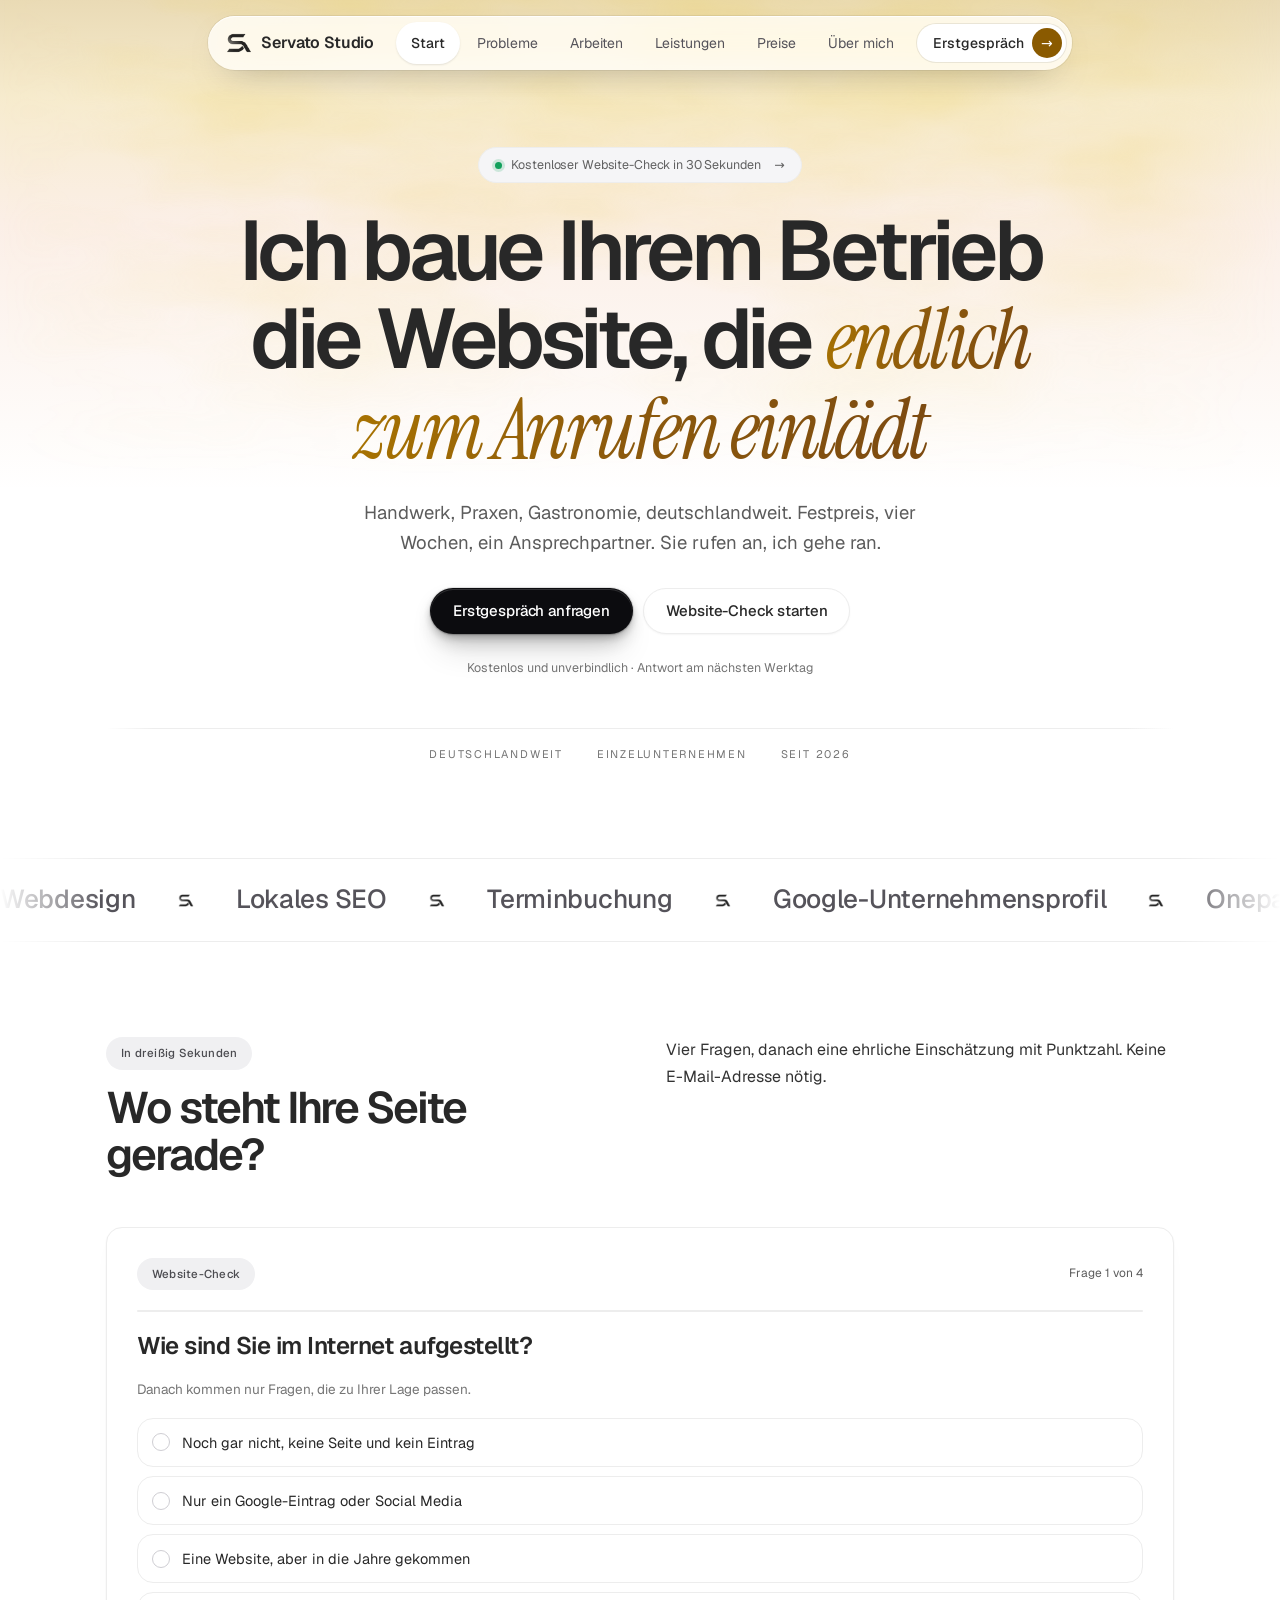
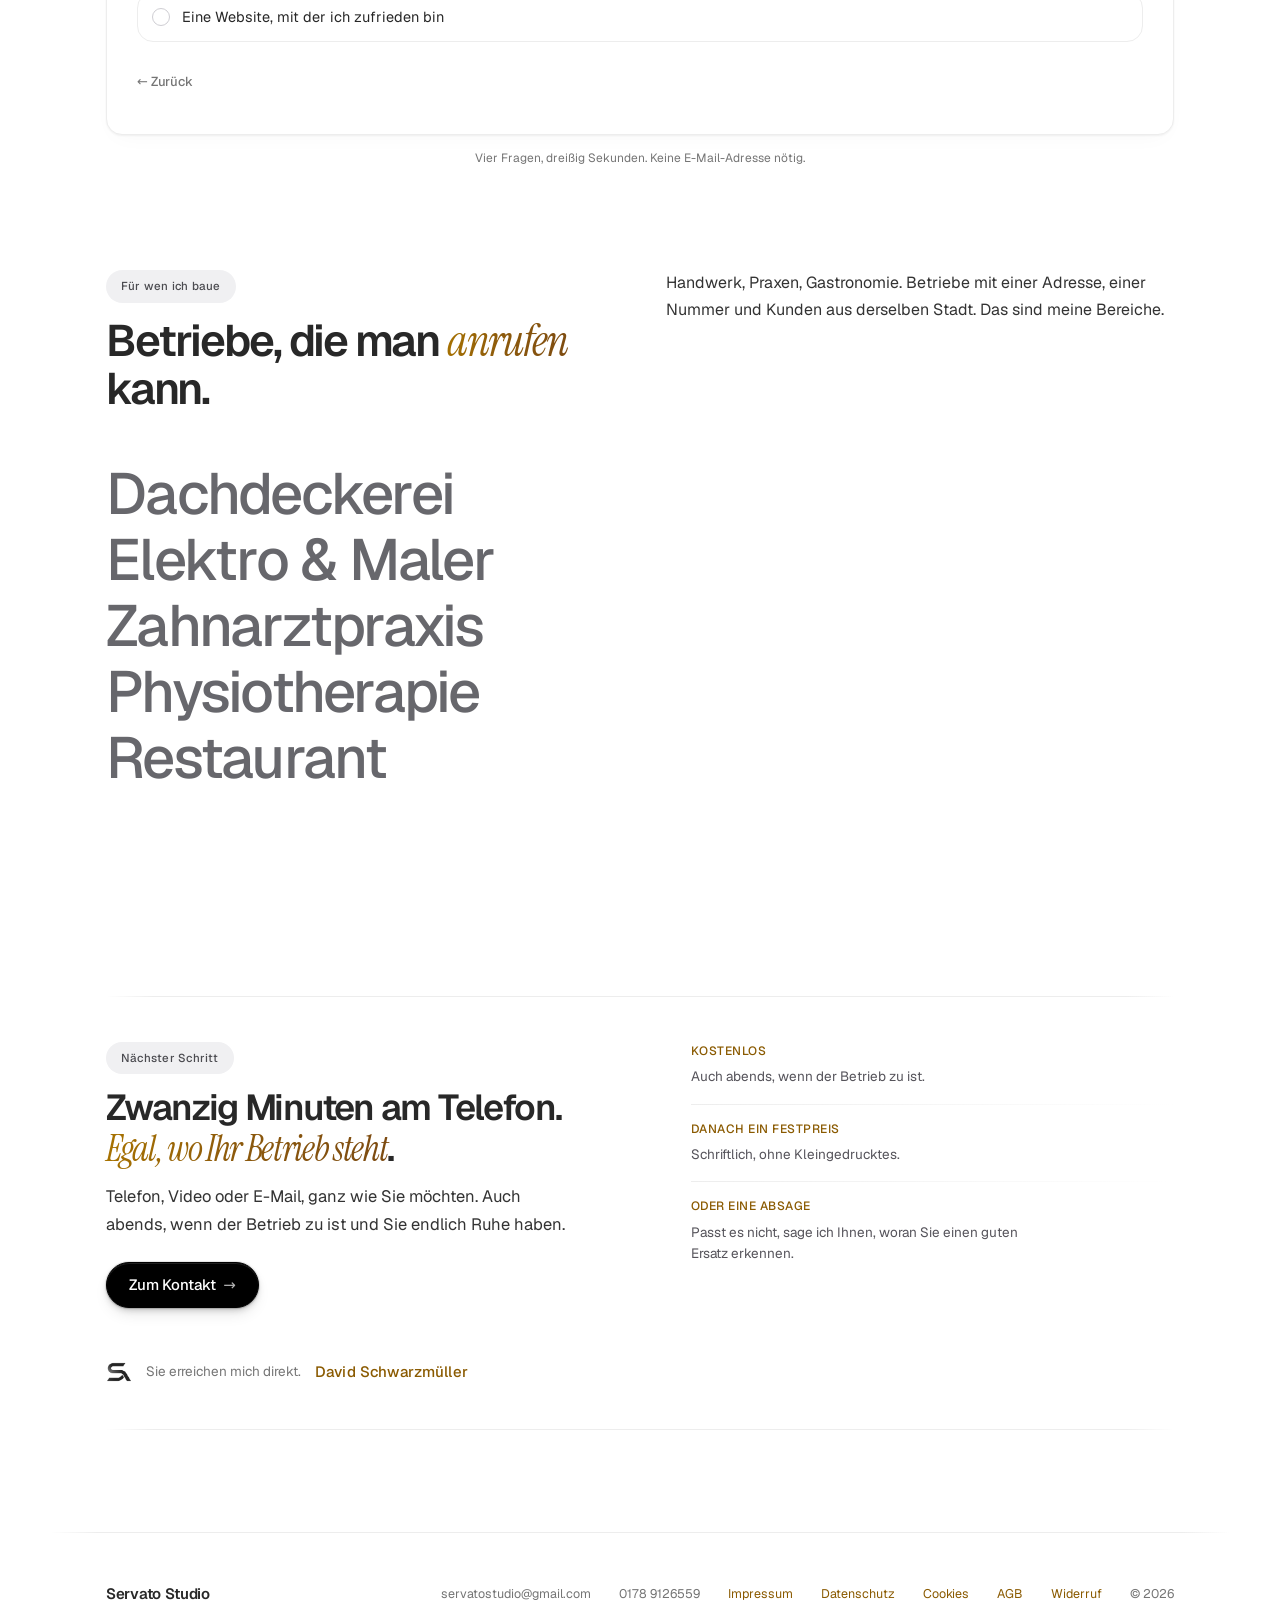
<file: index.html>
﻿<!DOCTYPE html>
<html lang="de">
<head>
<meta charset="utf-8">
<meta name="viewport" content="width=device-width, initial-scale=1">
<title>Webdesign Baden-Württemberg für lokale Betriebe · Servato Studio</title>
<meta name="description" content="Websites für Handwerk, Praxen und Gastronomie in Baden-Württemberg und deutschlandweit. Festpreis ab 590 €, vier Wochen bis live, ein Ansprechpartner.">
<meta name="theme-color" content="#ffffff">
<meta name="google-site-verification" content="7UaezkErmjs8gvoffKYxdjTC4PgG72SzyKy3Glp7JlU">
  <link rel="canonical" href="https://servatostudio.de/">

<!-- Vorschau beim Teilen (WhatsApp, LinkedIn, Signal, Slack) -->
<meta property="og:type" content="website">
<meta property="og:site_name" content="Servato Studio">
<meta property="og:locale" content="de_DE">
<meta property="og:url" content="https://servatostudio.de/">
<meta property="og:title" content="Webdesign Baden-Württemberg für lokale Betriebe · Servato Studio">
<meta property="og:description" content="Websites für Handwerk, Praxen und Gastronomie in Baden-Württemberg und deutschlandweit. Festpreis ab 590 €, vier Wochen bis live, ein Ansprechpartner.">
<meta property="og:image" content="https://servatostudio.de/assets/og-image-2.png">
<meta property="og:image:width" content="1200">
<meta property="og:image:height" content="630">
<meta property="og:image:alt" content="Servato Studio · Websites für lokale Unternehmen, deutschlandweit">
<meta name="twitter:card" content="summary_large_image">
<script type="application/ld+json">
{
  "@context": "https://schema.org",
  "@type": "ProfessionalService",
  "@id": "https://servatostudio.de/#studio",
  "name": "Servato Studio",
  "description": "Websites für Handwerksbetriebe, Praxen, Gastronomie und lokale Dienstleister. Festpreis, vier Wochen, ein Ansprechpartner.",
  "url": "https://servatostudio.de/",
  "image": "https://servatostudio.de/assets/og-image-2.png",
  "logo": "https://servatostudio.de/assets/logo-mark.png",
  "telephone": "+49 178 9126559",
  "email": "servatostudio@gmail.com",
  "priceRange": "590 € – 2.190 €",
  "currenciesAccepted": "EUR",
  "founder": {
    "@type": "Person",
    "name": "David Schwarzmüller"
  },
  "address": {
    "@type": "PostalAddress",
    "streetAddress": "Hallerstraße 5",
    "postalCode": "79117",
    "addressLocality": "Freiburg im Breisgau",
    "addressRegion": "Baden-Württemberg",
    "addressCountry": "DE"
  },
  "areaServed": {
    "@type": "Country",
    "name": "Deutschland"
  },
  "knowsAbout": [
    "Webdesign",
    "Webentwicklung",
    "Lokales SEO",
    "Google-Unternehmensprofil",
    "Barrierefreiheit"
  ],
  "hasOfferCatalog": {
    "@type": "OfferCatalog",
    "name": "Website-Pakete",
    "itemListElement": [
      {
        "@type": "Offer",
        "name": "Visitenkarte",
        "price": "590",
        "priceCurrency": "EUR",
        "valueAddedTaxIncluded": true,
        "description": "Onepager mit bis zu fünf Abschnitten, Google-Unternehmensprofil, Kontaktformular. Live in zwei Wochen."
      },
      {
        "@type": "Offer",
        "name": "Studio",
        "price": "1190",
        "priceCurrency": "EUR",
        "valueAddedTaxIncluded": true,
        "description": "Bis zu acht Unterseiten, Texte und Bildauswahl, lokales SEO, Terminanfrage. Live in vier Wochen."
      },
      {
        "@type": "Offer",
        "name": "Wachstum",
        "price": "2190",
        "priceCurrency": "EUR",
        "valueAddedTaxIncluded": true,
        "description": "Individuelles Design, Filial- oder Sprachversionen, Shop oder Buchungssystem, laufende Pflege."
      }
    ]
  }
}
</script>
<script type="application/ld+json">
{
  "@context": "https://schema.org",
  "@type": "WebSite",
  "@id": "https://servatostudio.de/#website",
  "url": "https://servatostudio.de/",
  "name": "Servato Studio",
  "inLanguage": "de-DE",
  "publisher": {
    "@id": "https://servatostudio.de/#studio"
  }
}
</script>
<link rel="icon" href="/favicon.ico" sizes="16x16 32x32 48x48">
<link rel="icon" href="/assets/favicon-96.png" type="image/png" sizes="96x96">
<link rel="icon" href="/assets/favicon-192.png" type="image/png" sizes="192x192">
<link rel="apple-touch-icon" href="/assets/apple-touch-icon.png">
<link rel="manifest" href="/site.webmanifest">
<link rel="preload" href="fonts/geist-latin.woff2" as="font" type="font/woff2" crossorigin>
<link rel="preload" href="fonts/instrument-serif-latin-italic.woff2" as="font" type="font/woff2" crossorigin>
<!-- ?v=N an den Stylesheets: Browser halten CSS hartnaeckig im Cache.
     Beim Aendern des Designs saehe man sonst die alte Fassung und suchte den
     Fehler im Code statt im Cache. Zahl bei jeder Aenderung hochzaehlen. -->
<link rel="stylesheet" href="fonts/fonts.css?v=49">
<link rel="stylesheet" href="styles/nocturne.css?v=49">
<link rel="stylesheet" href="styles/site.css?v=49">
<link rel="stylesheet" href="styles/hell.css?v=49">
<link rel="stylesheet" href="styles/apple.css?v=49">
</head>
<body class="hat-himmel">

<a class="skip-link" href="#inhalt">Zum Inhalt springen</a>

<!-- ============ Himmel ============
     Nachbau des Farbverlaufs von cbsolutions-agency.de, dort ein blaues
     Wolkenfoto am oberen Rand. Hier in Gold-Bronze — und ohne Bilddatei:
     der weiche Verlauf ist CSS, die Wolkenstruktur ein SVG-Rauschen
     (feTurbulence). Zusammen unter 1 KB statt einem Foto von 300 KB, und
     scharf auf jedem Bildschirm.

     Steht bewusst VOR der Kopfzeile und ausserhalb von <main>: der
     Verlauf soll oben am Seitenrand beginnen, nicht erst unter der
     Navigation — genau wie in der Vorlage. -->
<div class="himmel" aria-hidden="true">
  <svg class="himmel__wolken" preserveAspectRatio="none" viewBox="0 0 1200 700">
    <filter id="wolken" x="0" y="0" width="100%" height="100%">
      <!-- fractalNoise erzeugt Rauschen. baseFrequency waagerecht kleiner
           als senkrecht: dadurch werden die Flecken in die Breite gezogen
           und sehen aus wie Schleierwolken statt wie Bildrauschen. -->
      <feTurbulence type="fractalNoise" baseFrequency="0.0042 0.011"
                    numOctaves="4" seed="9" stitchTiles="stitch"/>
      <!-- Die Matrix wirft die Farbe des Rauschens weg und setzt ueberall
           dasselbe Gold. Nur die letzte Zeile rechnet noch: sie macht aus
           dem Alphakanal des Rauschens die Deckkraft (1,3 × A − 0,34),
           also Wolke wo viel Rauschen ist, Luft wo wenig ist. -->
      <feColorMatrix type="matrix"
        values="0 0 0 0 0.855
                0 0 0 0 0.647
                0 0 0 0 0.125
                0 0 0 1.3 -0.34"/>
    </filter>
    <rect width="1200" height="700" filter="url(#wolken)"/>
  </svg>
</div>

<header class="header">
  <div class="header__inner">
    <a class="header__brand" href="index.html"><img class="header__mark" src="assets/logo-mark.png" alt="" width="28" height="22">Servato&nbsp;Studio</a>
    <nav class="header__nav" aria-label="Hauptnavigation">
      <a href="index.html" class="active" aria-current="page">Start</a>
      <a href="probleme.html">Probleme</a>
      <a href="arbeiten.html">Arbeiten</a>
      <a href="leistungen.html">Leistungen</a>
      <a href="preise.html">Preise</a>
      <a href="ueber.html">Über mich</a>
    </nav>
    <a class="header__cta" href="kontakt.html"><span>Erstgespräch</span><span class="header__cta-pfeil" aria-hidden="true">→</span></a>
    <button type="button" class="header__burger" data-menu-open
            aria-expanded="false" aria-controls="mobilmenu" aria-label="Menü öffnen">
      <span></span><span></span><span></span>
    </button>
  </div>
</header>

<!-- Menü steht bewusst AUSSERHALB von <header> — Begründung in styles/site.css -->
<div class="menu" id="mobilmenu" data-menu hidden>
  <nav class="menu__panel" aria-label="Menü">
    <div class="menu__top">
      <a class="menu__brand" href="index.html"><img src="assets/logo-mark.png" alt="" width="28" height="22">Servato&nbsp;Studio</a>
      <button type="button" class="menu__close" data-menu-close aria-label="Menü schließen">✕</button>
    </div>
    <a href="index.html" aria-current="page">Start</a>
    <a href="probleme.html">Probleme</a>
    <a href="arbeiten.html">Arbeiten</a>
    <a href="leistungen.html">Leistungen</a>
    <a href="preise.html">Preise</a>
    <a href="ueber.html">Über mich</a>
    <a class="btn btn--accent btn--block" href="kontakt.html">Erstgespräch anfragen</a>
  </nav>
</div>

<main id="inhalt">

<!-- ============ Buehne (Hero) ============
     Komposition nach cbsolutions-agency.de: kleine Pille als Vorspann,
     grosse zentrierte Ueberschrift in der Grotesk, darin EIN Satzteil in
     Serif-Kursiv als Akzent, dann Unterzeile, schwarzer Pillen-Knopf und
     eine leise Mikrozeile darunter.

     Die geteilte Wortmarke SERVATO | Zeichen | STUDIO aus der vorherigen
     Fassung ist hier raus: das Vorbild fuehrt mit der Ueberschrift, nicht
     mit dem Logo. Sie laesst sich jederzeit wieder einsetzen. -->
<section class="buehne" id="top">
  <div class="wrap buehne__inner">

    <!-- Stand hier vorher als „Verfügbar für neue Projekte" — eine Aussage
         über mich, kein Angebot an den Leser. Jetzt ein Link auf den
         Website-Check weiter unten: der unverbindlichere zweite Weg neben
         dem Erstgespräch. -->
    <a class="buehne__badge buehne__badge--cta" href="#check">
      <span class="buehne__punkt" aria-hidden="true"></span>Kostenloser
      Website-Check in 30 Sekunden<span class="buehne__badge-pfeil" aria-hidden="true"> →</span>
    </a>

    <!-- Kein <br>: der Umbruch bleibt text-wrap:balance ueberlassen. Gemessen
         ergibt das bei 22ch drei ausgewogene Zeilen (599/422/601 px); ab 24ch
         reisst eine Waisenzeile von 94 px auf. -->
    <h1 class="buehne__h1">Ich baue Ihrem Betrieb die Website, die <em class="serif">endlich zum Anrufen einlädt</em></h1>

    <p class="buehne__sub">Handwerk, Praxen, Gastronomie, deutschlandweit. Festpreis,
      vier Wochen, ein Ansprechpartner. Sie rufen an, ich gehe ran.</p>

    <div class="buehne__handlung">
      <a class="btn btn--dunkel btn--glanz" href="kontakt.html" data-magnet><span>Erstgespräch anfragen</span></a>
      <a class="btn" href="#check">Website-Check starten</a>
    </div>
    <p class="buehne__mikro">Kostenlos und unverbindlich · Antwort am nächsten Werktag</p>

    <div class="buehne__leiste">
      <span>Deutschlandweit</span>
      <span>Einzelunternehmen</span>
      <span>Seit 2026</span>
    </div>

  </div>
</section>

<!-- ============ Marquee ============ -->
<div class="marquee" aria-hidden="true">
  <div class="marquee__track">
    <span>Webdesign<span class="marquee__mark"></span>Lokales SEO<span class="marquee__mark"></span>Terminbuchung<span class="marquee__mark"></span>Google-Unternehmensprofil<span class="marquee__mark"></span>Onepager<span class="marquee__mark"></span>Mehrseiter<span class="marquee__mark"></span>Handy&nbsp;zuerst<span class="marquee__mark"></span>Festpreis<span class="marquee__mark"></span>Vier&nbsp;Wochen<span class="marquee__mark"></span></span>
    <span>Webdesign<span class="marquee__mark"></span>Lokales SEO<span class="marquee__mark"></span>Terminbuchung<span class="marquee__mark"></span>Google-Unternehmensprofil<span class="marquee__mark"></span>Onepager<span class="marquee__mark"></span>Mehrseiter<span class="marquee__mark"></span>Handy&nbsp;zuerst<span class="marquee__mark"></span>Festpreis<span class="marquee__mark"></span>Vier&nbsp;Wochen<span class="marquee__mark"></span></span>
  </div>
</div>



<!-- ============ Website-Check ============
     Stand früher neben der Überschrift im Hero. Die Bühne braucht die volle
     Breite, deshalb hat der Check jetzt einen eigenen Abschnitt - Inhalt und
     Funktion sind unverändert. -->
<section class="wrap section" data-reveal style="padding-top:clamp(30px,4vw,56px)">
  <div class="split">
    <div>
      <div class="kicker">In dreißig Sekunden</div>
      <h2>Wo steht Ihre Seite gerade?</h2>
    </div>
    <p class="lead muted">Vier Fragen, danach eine ehrliche Einschätzung mit Punktzahl. Keine E-Mail-Adresse nötig.</p>
  </div>
  <div class="check" id="check">
    <!-- Siehe preise.html: ohne JavaScript ist der Check ein leerer Kasten. -->
    <noscript>
      <style>.check__card, .check__note { display: none; }</style>
      <div class="calc-fallback">
        <div class="calc__title">Website-Check</div>
        <p>Der Check braucht JavaScript. Die vier Fragen stelle ich Ihnen aber
           genauso gern am Telefon. Das dauert keine zwanzig Minuten und Sie
           bekommen die Einschätzung direkt von mir.</p>
        <a class="btn btn--accent" href="kontakt.html">Erstgespräch anfragen</a>
      </div>
    </noscript>
    <div class="check__card">
      <div class="check__head">
        <span class="kicker">Website-Check</span>
        <span class="muted-2" style="font-size:12px" data-check-progress-label>Frage 1 von 4</span>
      </div>
      <div class="check__bar"><span data-check-bar style="width:0%"></span></div>

      <!-- aria-live: Frage und Antwortmöglichkeiten werden per JS ausgetauscht.
           Ohne die Ansage bliebe der Wechsel für Screenreader unbemerkt. -->
      <div class="check__pane" data-check-ask aria-live="polite">
        <h2 class="check__q" data-check-q></h2>
        <p class="check__hint muted-2" data-check-hint></p>
        <div class="check__options" data-check-options></div>
        <button type="button" class="btn btn--link" data-check-back hidden>← Zurück</button>
      </div>

      <div class="check__pane" data-check-result hidden aria-live="polite">
        <div class="score">
          <span class="score__num" data-check-score>0</span>
          <span class="muted-2" style="font-size:14px">von 100 Punkten</span>
        </div>
        <div>
          <div style="font-family:var(--font-heading);font-weight:500;font-size:18px;margin-bottom:6px" data-check-verdict-title></div>
          <p class="muted" style="font-size:14px;line-height:1.6;margin:0" data-check-verdict-body></p>
        </div>
        <div class="findings rule-top rule-fade" data-check-findings></div>
        <div style="display:flex;flex-wrap:wrap;gap:10px;margin-top:auto">
          <a class="btn btn--accent" href="kontakt.html" style="flex:1 1 160px;font-size:14.5px;padding:12px 16px">Ergebnis besprechen</a>
          <button type="button" class="btn" data-check-reset style="font-size:14.5px;padding:12px 16px">Neu starten</button>
        </div>
      </div>
    </div>
    <p class="check__note muted-3">Vier Fragen, dreißig Sekunden. Keine E-Mail-Adresse nötig.</p>
  </div>
</section>

<!-- ============ Wortwoge ============
     Nachbau einer Jitter-Animation in CSS statt als MP4: kein fremdes
     Wasserzeichen, kein schwarzes Rechteck auf hellem Grund, 1 KB statt
     1,4 MB, scharf in jeder Größe — und die Wörter sind Davids eigene. -->
<section class="wrap section" id="branchen" data-reveal style="padding-top:0">
  <div class="split">
    <div>
      <div class="kicker">Für wen ich baue</div>
      <h2>Betriebe, die man <em class="serif">anrufen</em> kann.</h2>
    </div>
    <p class="lead muted">Handwerk, Praxen, Gastronomie. Betriebe mit einer Adresse, einer Nummer und Kunden aus derselben Stadt. Das sind meine Bereiche.</p>
  </div>
  <!-- Das <span> ist nicht schmückend, es ist die Mechanik: die Zeile fährt
       um ihre volle Breite nach rechts, das Wort um seine eigene zurück.
       Zusammen ergibt das exakt „linksbündig → rechtsbündig". -->
  <ul class="woge">
    <li style="--i:0"><span>Dachdeckerei</span></li>
    <li style="--i:1"><span>Elektro &amp; Maler</span></li>
    <li style="--i:2"><span>Zahnarztpraxis</span></li>
    <li style="--i:3"><span>Physiotherapie</span></li>
    <li style="--i:4"><span>Restaurant</span></li>
  </ul>
</section>


<!-- ============ Abschluss ============
     Eigener Baustein .abschluss statt der .contact-Fläche: die stand hier
     und auf kontakt.html, also zweimal dieselbe Anmutung. Hier jetzt
     editorial — offene Fläche, Haarlinien, Unterschrift am Ende. -->
<section class="wrap section" data-reveal>
  <div class="abschluss">
    <div class="abschluss__lead">
      <div class="kicker">Nächster Schritt</div>
      <h2>Zwanzig Minuten am Telefon. <em class="serif">Egal, wo Ihr Betrieb steht</em>.</h2>
      <p class="muted">Telefon, Video oder E-Mail, ganz wie Sie möchten. Auch abends, wenn der Betrieb zu ist und Sie endlich Ruhe haben.</p>
      <a class="btn btn--accent" href="kontakt.html">Zum Kontakt <span aria-hidden="true" style="opacity:.7">→</span></a>
    </div>
    <dl class="abschluss__facts" data-stagger>
      <div class="abschluss__fact">
        <dt>Kostenlos</dt>
        <dd>Auch abends, wenn der Betrieb zu ist.</dd>
      </div>
      <div class="abschluss__fact">
        <dt>Danach ein Festpreis</dt>
        <dd>Schriftlich, ohne Kleingedrucktes.</dd>
      </div>
      <div class="abschluss__fact">
        <dt>Oder eine Absage</dt>
        <dd>Passt es nicht, sage ich Ihnen, woran Sie einen guten Ersatz erkennen.</dd>
      </div>
    </dl>
    <p class="abschluss__sign">
      <img src="assets/logo-mark.png" alt="" width="26" height="20">
      Sie erreichen mich direkt. <b>David Schwarzmüller</b>
    </p>
  </div>
</section>

</main>

<footer class="wrap footer">
  <span class="footer__brand">Servato Studio</span>
  <a href="mailto:servatostudio@gmail.com">servatostudio@gmail.com</a>
  <a href="tel:+491789126559">0178 9126559</a>
  <a class="footer__legal" href="impressum.html">Impressum</a>
  <a class="footer__legal" href="datenschutz.html">Datenschutz</a>
  <a class="footer__legal" href="cookies.html">Cookies</a>
  <a class="footer__legal" href="agb.html">AGB</a>
  <a class="footer__legal" href="widerruf.html">Widerruf</a>
  <span class="footer__copy">© 2026</span>
</footer>

<script src="js/app.js?v=49"></script>
</body>
</html>
</file>
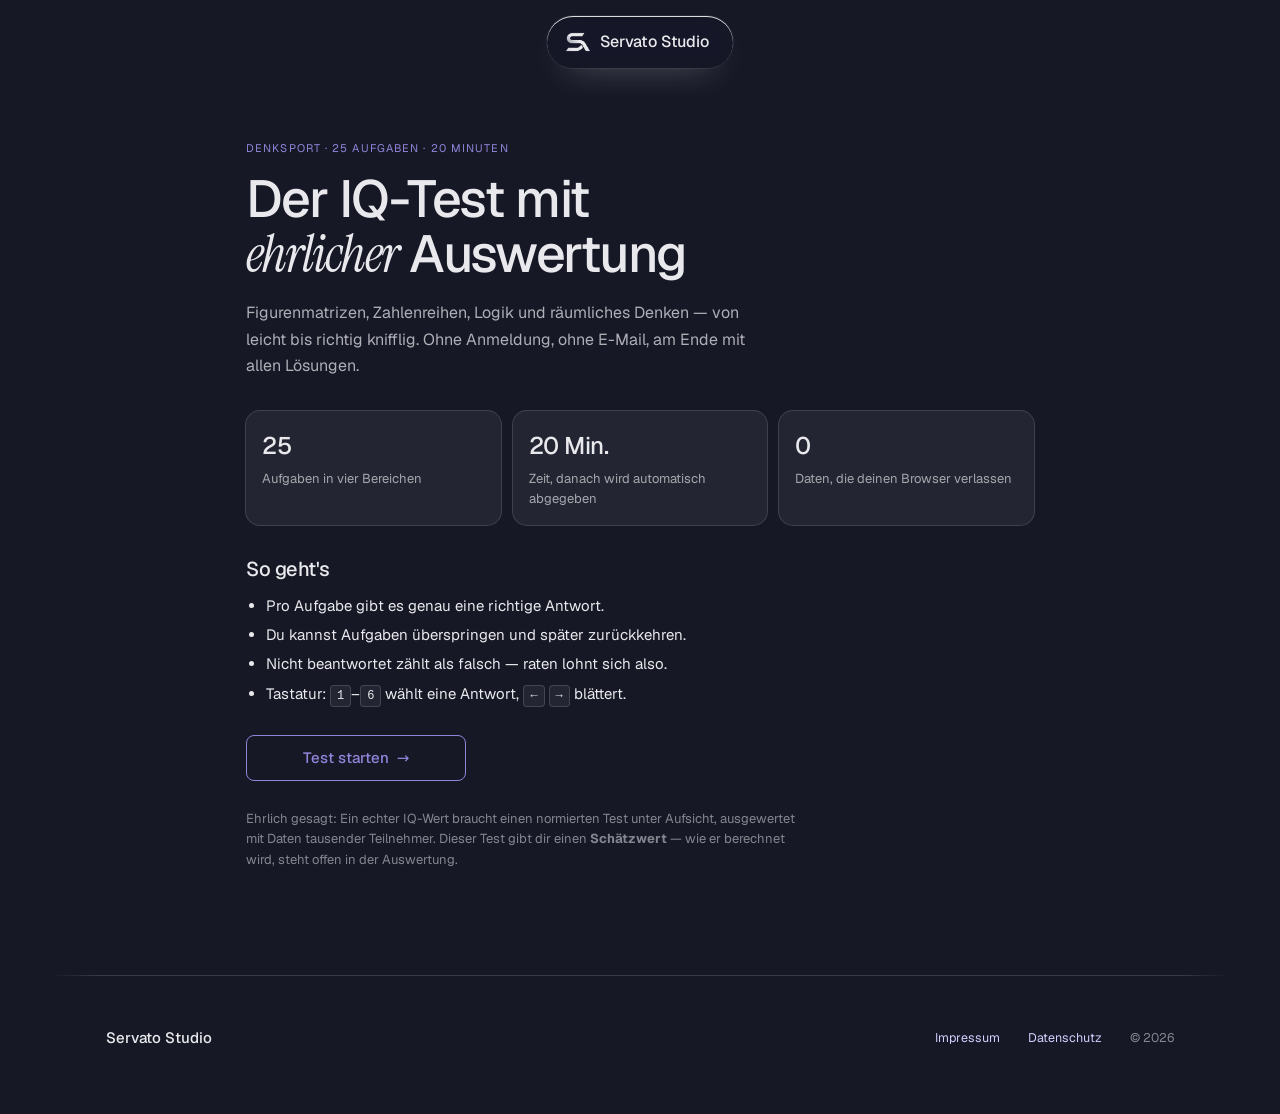
<file: iq-test/index.html>
<!DOCTYPE html>
<html lang="de">
<head>
<meta charset="utf-8">
<meta name="viewport" content="width=device-width, initial-scale=1">
<title>IQ-Test: 25 Aufgaben, 20 Minuten · Servato Studio</title>
<meta name="description" content="Kostenloser IQ-Test mit 25 Aufgaben aus Figurenmatrizen, Zahlenreihen, Logik und räumlichem Denken. Ohne Anmeldung, mit Lösungen und ehrlicher Auswertung.">
<!-- Noch nicht in Suchmaschinen: Die Seite liegt auf der Studio-Domain, passt
     aber thematisch nicht zum Webdesign-Angebot. Zum Freischalten diese Zeile
     löschen und iq-test/ in die sitemap.xml aufnehmen. -->
<meta name="robots" content="noindex">
<meta name="theme-color" content="#161826">

<meta property="og:type" content="website">
<meta property="og:locale" content="de_DE">
<meta property="og:title" content="IQ-Test: 25 Aufgaben, 20 Minuten">
<meta property="og:description" content="Figurenmatrizen, Zahlenreihen, Logik und räumliches Denken. Ohne Anmeldung, mit Lösungen.">

<link rel="icon" type="image/png" href="../assets/favicon.png">
<link rel="stylesheet" href="../fonts/fonts.css">
<link rel="stylesheet" href="../styles/nocturne.css">
<link rel="stylesheet" href="../styles/site.css">
<link rel="stylesheet" href="iq-test.css?v=1">
</head>
<body>

<a class="skip-link" href="#inhalt">Zum Inhalt springen</a>

<!-- Muster für schraffierte Flächen. Nicht display:none — sonst zeichnen
     manche Browser das Muster gar nicht. -->
<svg class="iq-defs" aria-hidden="true" focusable="false">
  <defs>
    <pattern id="iq-hatch" patternUnits="userSpaceOnUse" width="6" height="6" patternTransform="rotate(45)">
      <line x1="0" y1="0" x2="0" y2="6" stroke="currentColor" stroke-width="2.2"/>
    </pattern>
  </defs>
</svg>

<header class="header">
  <div class="header__inner">
    <a class="header__brand" href="../index.html"><img class="header__mark" src="../assets/logo-mark.png" alt="" width="28" height="22">Servato&nbsp;Studio</a>
  </div>
</header>

<main id="inhalt" class="wrap wrap--narrow iq">

  <!-- ———————————— Start ———————————— -->
  <section class="iq-intro" data-screen="intro">
    <p class="kicker">Denksport · 25 Aufgaben · 20 Minuten</p>
    <h1>Der IQ-Test mit <em class="serif">ehrlicher</em> Auswertung</h1>
    <p class="lead muted">Figurenmatrizen, Zahlenreihen, Logik und räumliches Denken — von leicht bis richtig knifflig. Ohne Anmeldung, ohne E-Mail, am Ende mit allen Lösungen.</p>

    <ul class="iq-facts">
      <li><strong>25</strong><span>Aufgaben in vier Bereichen</span></li>
      <li><strong>20 Min.</strong><span>Zeit, danach wird automatisch abgegeben</span></li>
      <li><strong>0</strong><span>Daten, die deinen Browser verlassen</span></li>
    </ul>

    <div class="iq-rules">
      <h2 class="iq-h3">So geht's</h2>
      <ul>
        <li>Pro Aufgabe gibt es genau eine richtige Antwort.</li>
        <li>Du kannst Aufgaben überspringen und später zurückkehren.</li>
        <li>Nicht beantwortet zählt als falsch — raten lohnt sich also.</li>
        <li>Tastatur: <kbd>1</kbd>–<kbd>6</kbd> wählt eine Antwort, <kbd>←</kbd> <kbd>→</kbd> blättert.</li>
      </ul>
    </div>

    <button type="button" class="btn btn--accent iq-start" data-start>Test starten <span aria-hidden="true">→</span></button>

    <p class="iq-note muted-3">Ehrlich gesagt: Ein echter IQ-Wert braucht einen normierten Test unter Aufsicht, ausgewertet mit Daten tausender Teilnehmer. Dieser Test gibt dir einen <strong>Schätzwert</strong> — wie er berechnet wird, steht offen in der Auswertung.</p>
  </section>

  <!-- ———————————— Test ———————————— -->
  <section class="iq-test" data-screen="test" hidden>
    <div class="iq-bar">
      <span class="iq-bar__count" data-count>Aufgabe 1 / 25</span>
      <div class="iq-bar__progress" aria-hidden="true"><span data-progress></span></div>
      <span class="iq-bar__timer" data-timer role="timer" aria-label="Verbleibende Zeit">20:00</span>
    </div>

    <div class="iq-question" data-question>
      <p class="kicker" data-cat></p>
      <h2 class="iq-prompt" data-prompt tabindex="-1"></h2>
      <div class="iq-stage" data-stage>
        <div class="iq-figure" data-figure></div>
        <div class="iq-options" data-options role="radiogroup" aria-label="Antworten"></div>
      </div>
    </div>

    <div class="iq-nav">
      <button type="button" class="btn btn--small" data-prev><span aria-hidden="true">←</span> Zurück</button>
      <button type="button" class="btn btn--small" data-next>Überspringen <span aria-hidden="true">→</span></button>
    </div>

    <nav class="iq-dots" aria-label="Aufgabenübersicht">
      <ol data-dots></ol>
    </nav>

    <div class="iq-finish">
      <button type="button" class="btn btn--link" data-finish>Test abgeben</button>
      <div class="iq-confirm" data-confirm hidden>
        <p data-confirm-text></p>
        <div class="iq-confirm__actions">
          <button type="button" class="btn btn--small btn--accent" data-confirm-yes>Ja, abgeben</button>
          <button type="button" class="btn btn--small" data-confirm-no>Weiter lösen</button>
        </div>
      </div>
    </div>
  </section>

  <!-- ———————————— Ergebnis ———————————— -->
  <section class="iq-result" data-screen="result" hidden>
    <p class="kicker" data-result-kicker>Dein Ergebnis</p>
    <h1 class="iq-result__h1" tabindex="-1" data-result-h1>
      <span class="iq-score" data-iq>—</span>
      <span class="iq-score__label">geschätzter IQ</span>
    </h1>
    <p class="lead" data-band></p>

    <ul class="iq-facts iq-facts--result">
      <li><strong data-raw>0 / 25</strong><span>Aufgaben richtig</span></li>
      <li><strong data-pct>—</strong><span>rechnerisch besser als dieser Anteil</span></li>
      <li><strong data-time>—</strong><span>benötigte Zeit</span></li>
    </ul>

    <div class="iq-cats" data-cats></div>

    <div class="iq-actions">
      <button type="button" class="btn btn--accent" data-share>Ergebnis teilen</button>
      <button type="button" class="btn" data-restart>Nochmal von vorn</button>
    </div>

    <details class="iq-method">
      <summary>Wie der Schätzwert zustande kommt</summary>
      <div data-method></div>
    </details>

    <h2 class="iq-h3 iq-review__title">Alle Aufgaben mit Lösung</h2>
    <ol class="iq-review" data-review></ol>
  </section>

</main>

<footer class="wrap footer">
  <span class="footer__brand">Servato Studio</span>
  <a class="footer__legal" href="../impressum.html">Impressum</a>
  <a class="footer__legal" href="../datenschutz.html">Datenschutz</a>
  <span class="footer__copy">© 2026</span>
</footer>

<script src="aufgaben.js?v=1"></script>
<script src="iq-test.js?v=1"></script>
</body>
</html>
</file>
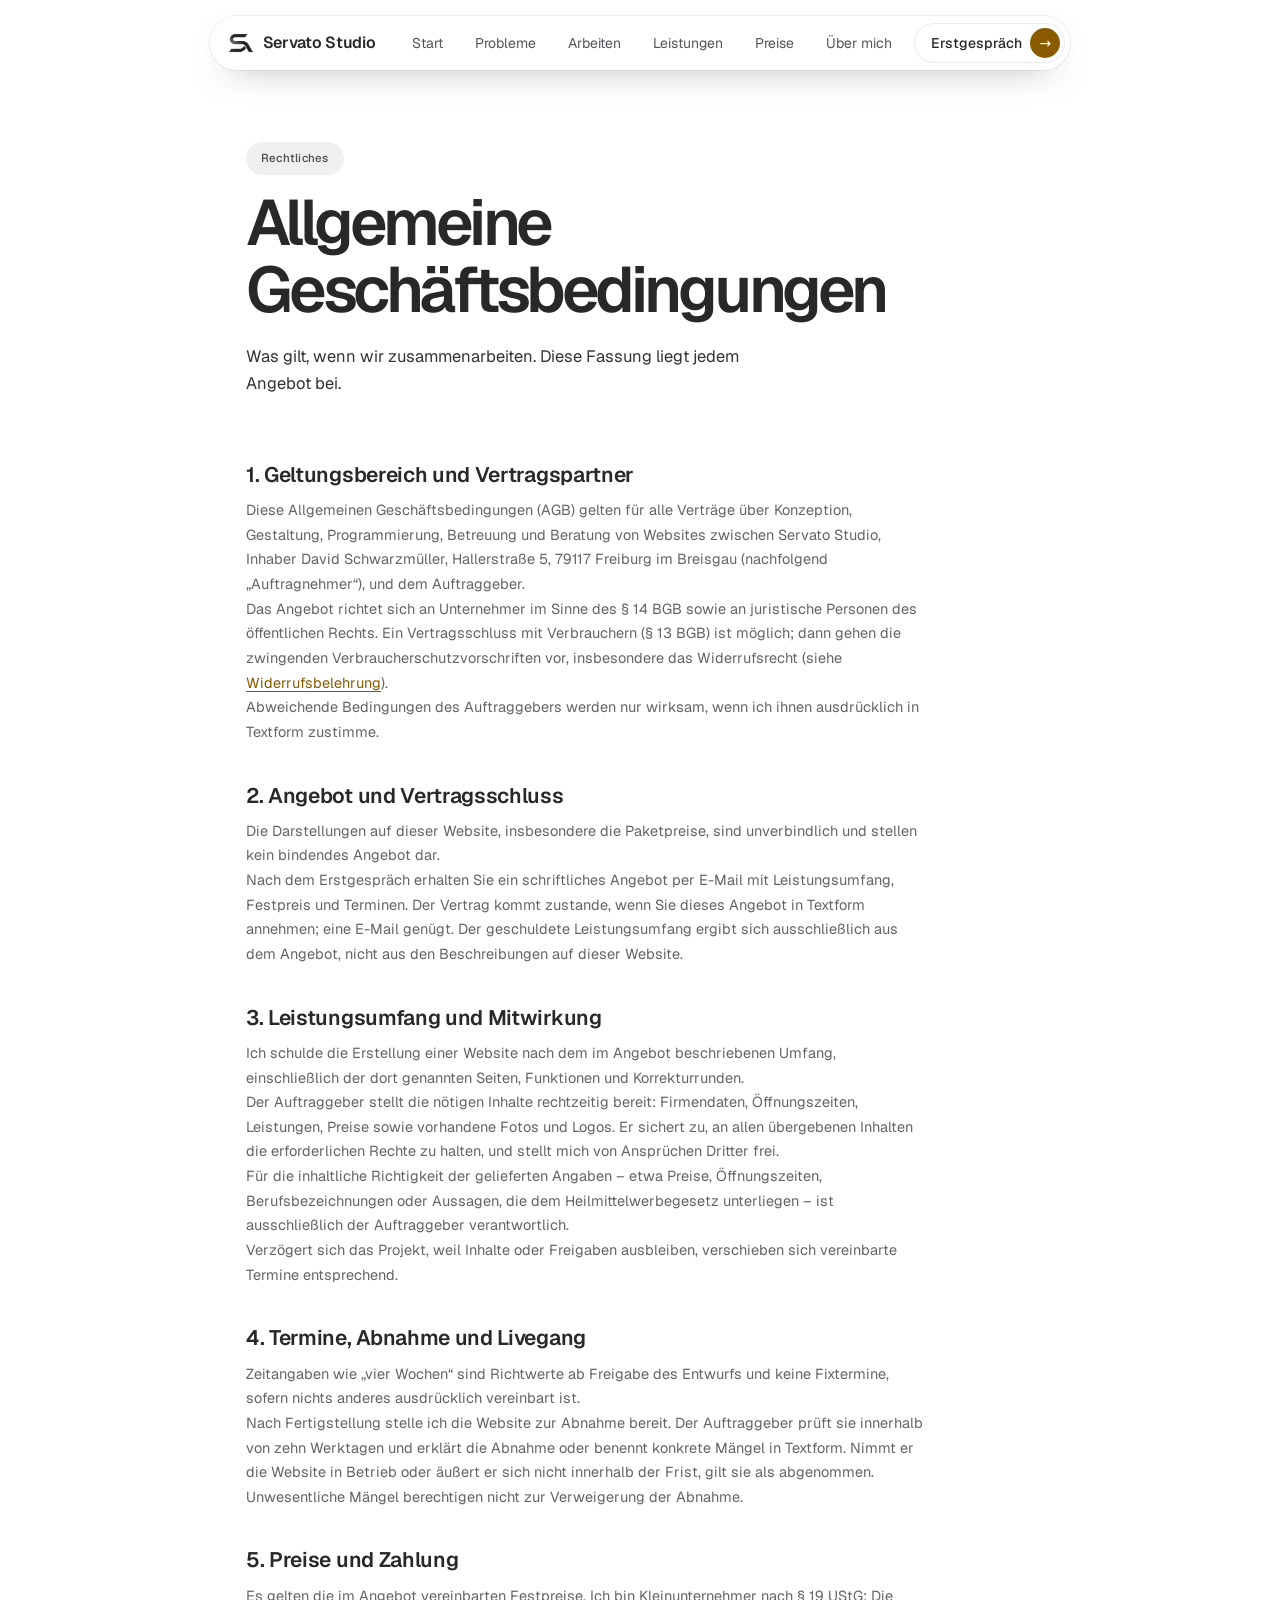
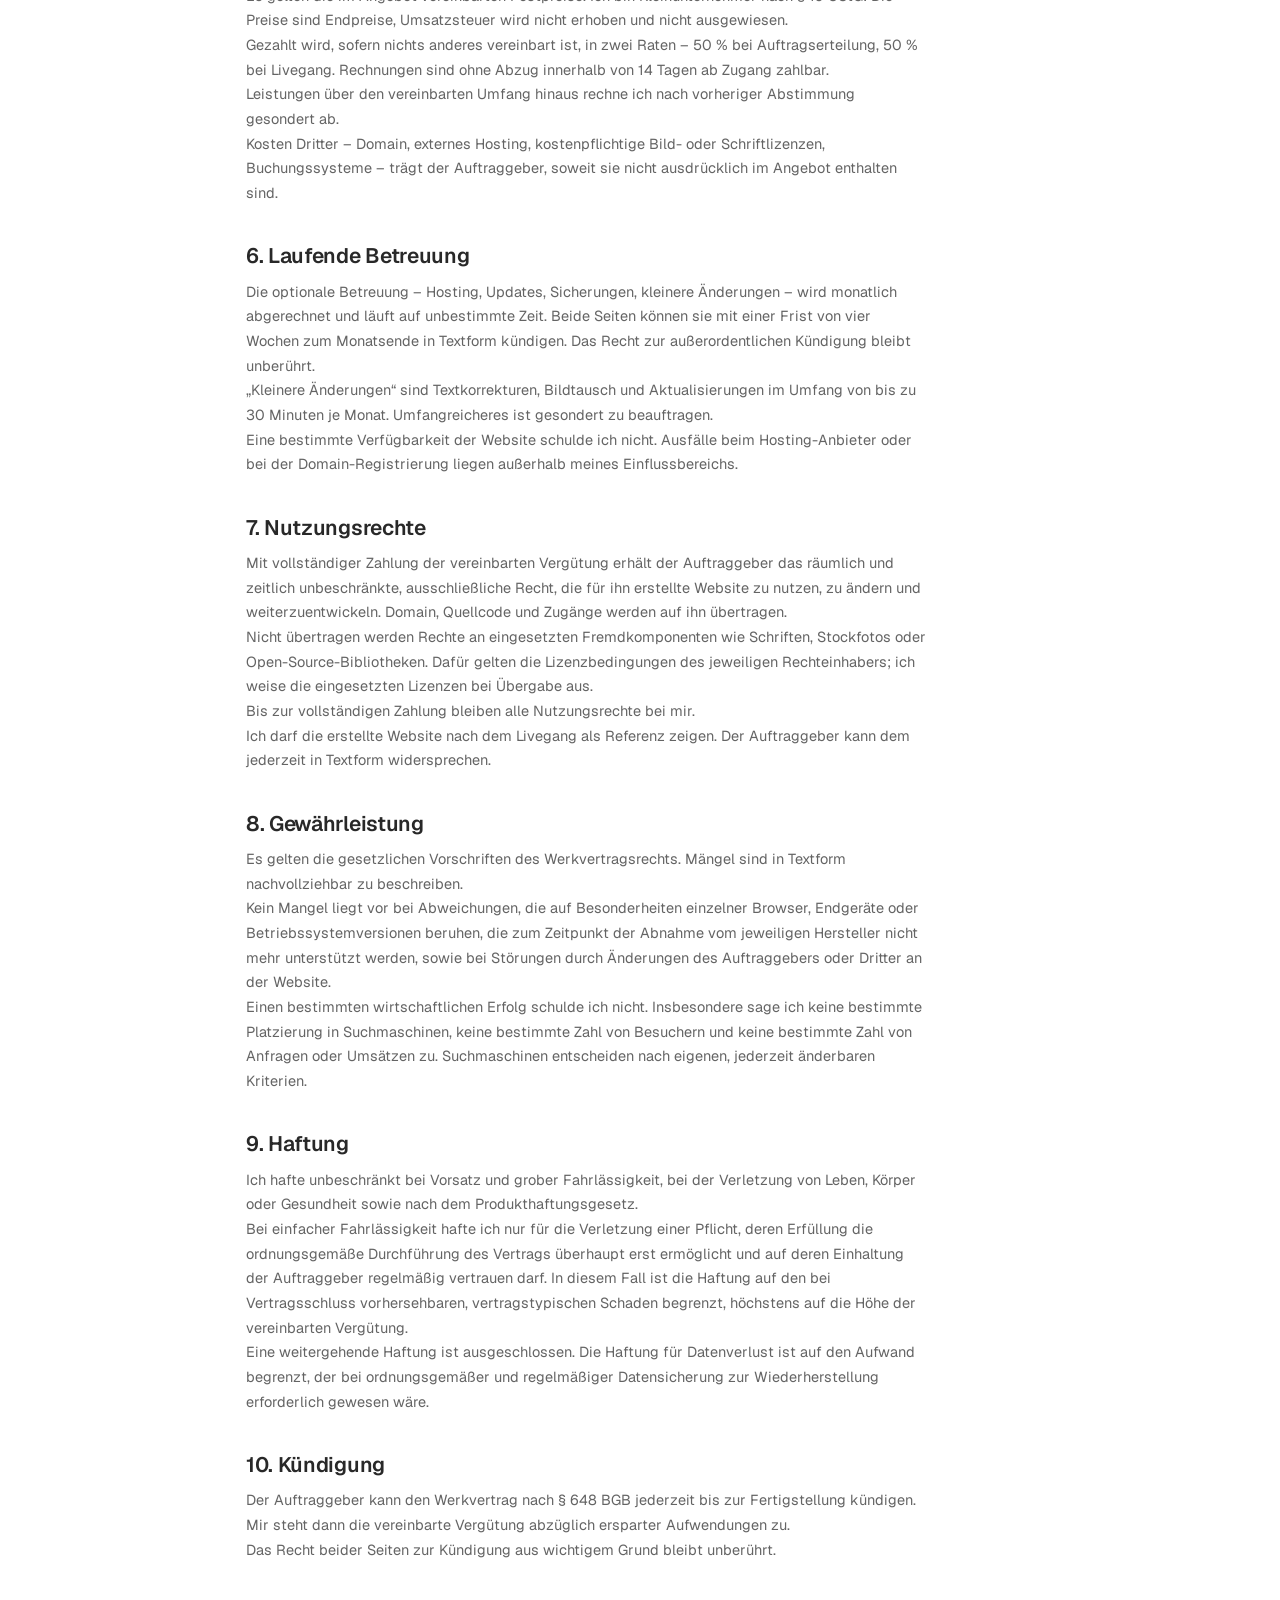
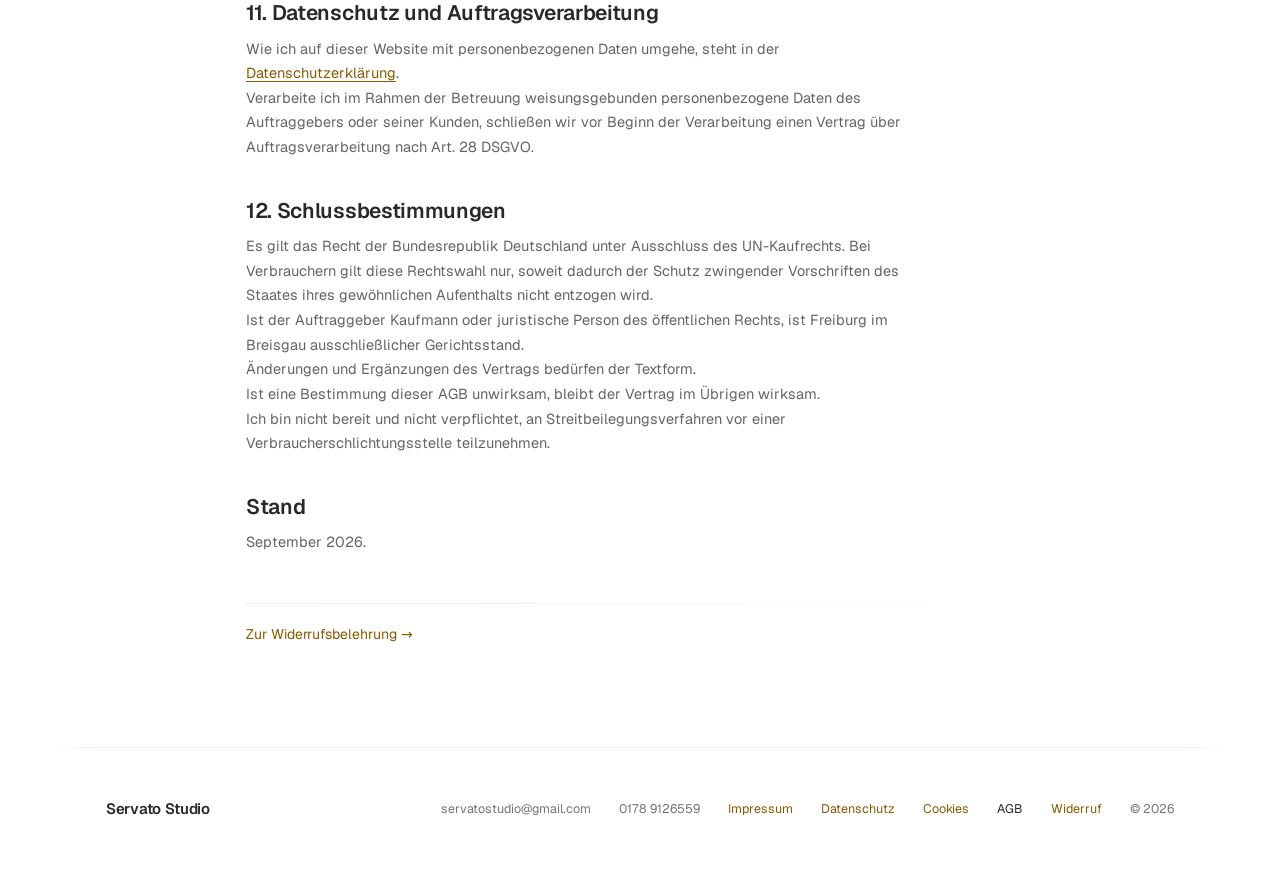
<file: agb.html>
﻿<!DOCTYPE html>
<html lang="de">
<head>
<meta charset="utf-8">
<meta name="viewport" content="width=device-width, initial-scale=1">
<title>AGB · Servato Studio</title>
<meta name="description" content="Allgemeine Geschäftsbedingungen von Servato Studio: Vertragsschluss, Leistungsumfang, Festpreise, Abnahme, Nutzungsrechte und Haftung.">
<meta name="theme-color" content="#ffffff">
<link rel="canonical" href="https://servatostudio.de/agb">
<!-- Vorschau beim Teilen (WhatsApp, LinkedIn, Signal, Slack) -->
<meta property="og:type" content="website">
<meta property="og:site_name" content="Servato Studio">
<meta property="og:locale" content="de_DE">
<meta property="og:url" content="https://servatostudio.de/agb">
<meta property="og:title" content="AGB · Servato Studio">
<meta property="og:description" content="Allgemeine Geschäftsbedingungen von Servato Studio: Vertragsschluss, Leistungsumfang, Festpreise, Abnahme, Nutzungsrechte und Haftung.">
<meta property="og:image" content="https://servatostudio.de/assets/og-image-2.png">
<meta property="og:image:width" content="1200">
<meta property="og:image:height" content="630">
<meta property="og:image:alt" content="Servato Studio · Websites für lokale Unternehmen, deutschlandweit">
<meta name="twitter:card" content="summary_large_image">
<script type="application/ld+json">
{
  "@context": "https://schema.org",
  "@type": "BreadcrumbList",
  "itemListElement": [
    {
      "@type": "ListItem",
      "position": 1,
      "name": "Start",
      "item": "https://servatostudio.de/"
    },
    {
      "@type": "ListItem",
      "position": 2,
      "name": "AGB",
      "item": "https://servatostudio.de/agb"
    }
  ]
}
</script>
<link rel="icon" href="/favicon.ico" sizes="16x16 32x32 48x48">
<link rel="icon" href="/assets/favicon-96.png" type="image/png" sizes="96x96">
<link rel="icon" href="/assets/favicon-192.png" type="image/png" sizes="192x192">
<link rel="apple-touch-icon" href="/assets/apple-touch-icon.png">
<link rel="manifest" href="/site.webmanifest">
<link rel="preload" href="fonts/geist-latin.woff2" as="font" type="font/woff2" crossorigin>
<link rel="preload" href="fonts/instrument-serif-latin-italic.woff2" as="font" type="font/woff2" crossorigin>
<!-- ?v=N an den Stylesheets: Browser halten CSS hartnaeckig im Cache.
     Beim Aendern des Designs saehe man sonst die alte Fassung und suchte den
     Fehler im Code statt im Cache. Zahl bei jeder Aenderung hochzaehlen. -->
<link rel="stylesheet" href="fonts/fonts.css?v=49">
<link rel="stylesheet" href="styles/nocturne.css?v=49">
<link rel="stylesheet" href="styles/site.css?v=49">
<link rel="stylesheet" href="styles/hell.css?v=49">
<link rel="stylesheet" href="styles/apple.css?v=49">
</head>
<body>

<a class="skip-link" href="#inhalt">Zum Inhalt springen</a>

<header class="header">
  <div class="header__inner">
    <a class="header__brand" href="index.html"><img class="header__mark" src="assets/logo-mark.png" alt="" width="28" height="22">Servato&nbsp;Studio</a>
    <nav class="header__nav" aria-label="Hauptnavigation">
      <a href="index.html">Start</a>
      <a href="probleme.html">Probleme</a>
      <a href="arbeiten.html">Arbeiten</a>
      <a href="leistungen.html">Leistungen</a>
      <a href="preise.html">Preise</a>
      <a href="ueber.html">Über mich</a>
    </nav>
    <a class="header__cta" href="kontakt.html"><span>Erstgespräch</span><span class="header__cta-pfeil" aria-hidden="true">→</span></a>
    <button type="button" class="header__burger" data-menu-open
            aria-expanded="false" aria-controls="mobilmenu" aria-label="Menü öffnen">
      <span></span><span></span><span></span>
    </button>
  </div>
</header>

<!-- Menü steht bewusst AUSSERHALB von <header> — Begründung in styles/site.css -->
<div class="menu" id="mobilmenu" data-menu hidden>
  <nav class="menu__panel" aria-label="Menü">
    <div class="menu__top">
      <a class="menu__brand" href="index.html"><img src="assets/logo-mark.png" alt="" width="28" height="22">Servato&nbsp;Studio</a>
      <button type="button" class="menu__close" data-menu-close aria-label="Menü schließen">✕</button>
    </div>
    <a href="index.html">Start</a>
    <a href="probleme.html">Probleme</a>
    <a href="arbeiten.html">Arbeiten</a>
    <a href="leistungen.html">Leistungen</a>
    <a href="preise.html">Preise</a>
    <a href="ueber.html">Über mich</a>
    <a class="btn btn--accent btn--block" href="kontakt.html">Erstgespräch anfragen</a>
  </nav>
</div>

<main id="inhalt">

<section class="wrap wrap--narrow page-hero">
  <div class="kicker">Rechtliches</div>
  <h1>Allgemeine Geschäftsbedingungen</h1>
  <p class="muted">Was gilt, wenn wir zusammenarbeiten. Diese Fassung liegt jedem Angebot bei.</p>
</section>

<section class="wrap wrap--narrow section" style="padding-top:clamp(16px,2vw,28px)">
  <div class="legal-doc">
    <div>
      <h2>1. Geltungsbereich und Vertragspartner</h2>
      <p>Diese Allgemeinen Geschäftsbedingungen (AGB) gelten für alle Verträge über Konzeption, Gestaltung, Programmierung, Betreuung und Beratung von Websites zwischen Servato Studio, Inhaber David Schwarzmüller, Hallerstraße 5, 79117 Freiburg im Breisgau (nachfolgend „Auftragnehmer“), und dem Auftraggeber.
Das Angebot richtet sich an Unternehmer im Sinne des § 14 BGB sowie an juristische Personen des öffentlichen Rechts. Ein Vertragsschluss mit Verbrauchern (§ 13 BGB) ist möglich; dann gehen die zwingenden Verbraucherschutzvorschriften vor, insbesondere das Widerrufsrecht (siehe <a href="widerruf.html">Widerrufsbelehrung</a>).
Abweichende Bedingungen des Auftraggebers werden nur wirksam, wenn ich ihnen ausdrücklich in Textform zustimme.</p>
    </div>
    <div>
      <h2>2. Angebot und Vertragsschluss</h2>
      <p>Die Darstellungen auf dieser Website, insbesondere die Paketpreise, sind unverbindlich und stellen kein bindendes Angebot dar.
Nach dem Erstgespräch erhalten Sie ein schriftliches Angebot per E-Mail mit Leistungsumfang, Festpreis und Terminen. Der Vertrag kommt zustande, wenn Sie dieses Angebot in Textform annehmen; eine E-Mail genügt. Der geschuldete Leistungsumfang ergibt sich ausschließlich aus dem Angebot, nicht aus den Beschreibungen auf dieser Website.</p>
    </div>
    <div>
      <h2>3. Leistungsumfang und Mitwirkung</h2>
      <p>Ich schulde die Erstellung einer Website nach dem im Angebot beschriebenen Umfang, einschließlich der dort genannten Seiten, Funktionen und Korrekturrunden.
Der Auftraggeber stellt die nötigen Inhalte rechtzeitig bereit: Firmendaten, Öffnungszeiten, Leistungen, Preise sowie vorhandene Fotos und Logos. Er sichert zu, an allen übergebenen Inhalten die erforderlichen Rechte zu halten, und stellt mich von Ansprüchen Dritter frei.
Für die inhaltliche Richtigkeit der gelieferten Angaben – etwa Preise, Öffnungszeiten, Berufsbezeichnungen oder Aussagen, die dem Heilmittelwerbegesetz unterliegen – ist ausschließlich der Auftraggeber verantwortlich.
Verzögert sich das Projekt, weil Inhalte oder Freigaben ausbleiben, verschieben sich vereinbarte Termine entsprechend.</p>
    </div>
    <div>
      <h2>4. Termine, Abnahme und Livegang</h2>
      <p>Zeitangaben wie „vier Wochen“ sind Richtwerte ab Freigabe des Entwurfs und keine Fixtermine, sofern nichts anderes ausdrücklich vereinbart ist.
Nach Fertigstellung stelle ich die Website zur Abnahme bereit. Der Auftraggeber prüft sie innerhalb von zehn Werktagen und erklärt die Abnahme oder benennt konkrete Mängel in Textform. Nimmt er die Website in Betrieb oder äußert er sich nicht innerhalb der Frist, gilt sie als abgenommen.
Unwesentliche Mängel berechtigen nicht zur Verweigerung der Abnahme.</p>
    </div>
    <div>
      <h2>5. Preise und Zahlung</h2>
      <p>Es gelten die im Angebot vereinbarten Festpreise. Ich bin Kleinunternehmer nach § 19 UStG: Die Preise sind Endpreise, Umsatzsteuer wird nicht erhoben und nicht ausgewiesen.
Gezahlt wird, sofern nichts anderes vereinbart ist, in zwei Raten – 50 % bei Auftragserteilung, 50 % bei Livegang. Rechnungen sind ohne Abzug innerhalb von 14 Tagen ab Zugang zahlbar.
Leistungen über den vereinbarten Umfang hinaus rechne ich nach vorheriger Abstimmung gesondert ab.
Kosten Dritter – Domain, externes Hosting, kostenpflichtige Bild- oder Schriftlizenzen, Buchungssysteme – trägt der Auftraggeber, soweit sie nicht ausdrücklich im Angebot enthalten sind.</p>
    </div>
    <div>
      <h2>6. Laufende Betreuung</h2>
      <p>Die optionale Betreuung – Hosting, Updates, Sicherungen, kleinere Änderungen – wird monatlich abgerechnet und läuft auf unbestimmte Zeit. Beide Seiten können sie mit einer Frist von vier Wochen zum Monatsende in Textform kündigen. Das Recht zur außerordentlichen Kündigung bleibt unberührt.
„Kleinere Änderungen“ sind Textkorrekturen, Bildtausch und Aktualisierungen im Umfang von bis zu 30 Minuten je Monat. Umfangreicheres ist gesondert zu beauftragen.
Eine bestimmte Verfügbarkeit der Website schulde ich nicht. Ausfälle beim Hosting-Anbieter oder bei der Domain-Registrierung liegen außerhalb meines Einflussbereichs.</p>
    </div>
    <div>
      <h2>7. Nutzungsrechte</h2>
      <p>Mit vollständiger Zahlung der vereinbarten Vergütung erhält der Auftraggeber das räumlich und zeitlich unbeschränkte, ausschließliche Recht, die für ihn erstellte Website zu nutzen, zu ändern und weiterzuentwickeln. Domain, Quellcode und Zugänge werden auf ihn übertragen.
Nicht übertragen werden Rechte an eingesetzten Fremdkomponenten wie Schriften, Stockfotos oder Open-Source-Bibliotheken. Dafür gelten die Lizenzbedingungen des jeweiligen Rechteinhabers; ich weise die eingesetzten Lizenzen bei Übergabe aus.
Bis zur vollständigen Zahlung bleiben alle Nutzungsrechte bei mir.
Ich darf die erstellte Website nach dem Livegang als Referenz zeigen. Der Auftraggeber kann dem jederzeit in Textform widersprechen.</p>
    </div>
    <div>
      <h2>8. Gewährleistung</h2>
      <p>Es gelten die gesetzlichen Vorschriften des Werkvertragsrechts. Mängel sind in Textform nachvollziehbar zu beschreiben.
Kein Mangel liegt vor bei Abweichungen, die auf Besonderheiten einzelner Browser, Endgeräte oder Betriebssystemversionen beruhen, die zum Zeitpunkt der Abnahme vom jeweiligen Hersteller nicht mehr unterstützt werden, sowie bei Störungen durch Änderungen des Auftraggebers oder Dritter an der Website.
Einen bestimmten wirtschaftlichen Erfolg schulde ich nicht. Insbesondere sage ich keine bestimmte Platzierung in Suchmaschinen, keine bestimmte Zahl von Besuchern und keine bestimmte Zahl von Anfragen oder Umsätzen zu. Suchmaschinen entscheiden nach eigenen, jederzeit änderbaren Kriterien.</p>
    </div>
    <div>
      <h2>9. Haftung</h2>
      <p>Ich hafte unbeschränkt bei Vorsatz und grober Fahrlässigkeit, bei der Verletzung von Leben, Körper oder Gesundheit sowie nach dem Produkthaftungsgesetz.
Bei einfacher Fahrlässigkeit hafte ich nur für die Verletzung einer Pflicht, deren Erfüllung die ordnungsgemäße Durchführung des Vertrags überhaupt erst ermöglicht und auf deren Einhaltung der Auftraggeber regelmäßig vertrauen darf. In diesem Fall ist die Haftung auf den bei Vertragsschluss vorhersehbaren, vertragstypischen Schaden begrenzt, höchstens auf die Höhe der vereinbarten Vergütung.
Eine weitergehende Haftung ist ausgeschlossen. Die Haftung für Datenverlust ist auf den Aufwand begrenzt, der bei ordnungsgemäßer und regelmäßiger Datensicherung zur Wiederherstellung erforderlich gewesen wäre.</p>
    </div>
    <div>
      <h2>10. Kündigung</h2>
      <p>Der Auftraggeber kann den Werkvertrag nach § 648 BGB jederzeit bis zur Fertigstellung kündigen. Mir steht dann die vereinbarte Vergütung abzüglich ersparter Aufwendungen zu.
Das Recht beider Seiten zur Kündigung aus wichtigem Grund bleibt unberührt.</p>
    </div>
    <div>
      <h2>11. Datenschutz und Auftragsverarbeitung</h2>
      <p>Wie ich auf dieser Website mit personenbezogenen Daten umgehe, steht in der <a href="datenschutz.html">Datenschutzerklärung</a>.
Verarbeite ich im Rahmen der Betreuung weisungsgebunden personenbezogene Daten des Auftraggebers oder seiner Kunden, schließen wir vor Beginn der Verarbeitung einen Vertrag über Auftragsverarbeitung nach Art. 28 DSGVO.</p>
    </div>
    <div>
      <h2>12. Schlussbestimmungen</h2>
      <p>Es gilt das Recht der Bundesrepublik Deutschland unter Ausschluss des UN-Kaufrechts. Bei Verbrauchern gilt diese Rechtswahl nur, soweit dadurch der Schutz zwingender Vorschriften des Staates ihres gewöhnlichen Aufenthalts nicht entzogen wird.
Ist der Auftraggeber Kaufmann oder juristische Person des öffentlichen Rechts, ist Freiburg im Breisgau ausschließlicher Gerichtsstand.
Änderungen und Ergänzungen des Vertrags bedürfen der Textform.
Ist eine Bestimmung dieser AGB unwirksam, bleibt der Vertrag im Übrigen wirksam.
Ich bin nicht bereit und nicht verpflichtet, an Streitbeilegungsverfahren vor einer Verbraucherschlichtungsstelle teilzunehmen.</p>
    </div>
    <div>
      <h2>Stand</h2>
      <p>September 2026.</p>
    </div>
  </div>

  <p class="legal-doc__back"><a href="widerruf.html">Zur Widerrufsbelehrung →</a></p>
</section>

</main>

<footer class="wrap footer">
  <span class="footer__brand">Servato Studio</span>
  <a href="mailto:servatostudio@gmail.com">servatostudio@gmail.com</a>
  <a href="tel:+491789126559">0178 9126559</a>
  <a class="footer__legal" href="impressum.html">Impressum</a>
  <a class="footer__legal" href="datenschutz.html">Datenschutz</a>
  <a class="footer__legal" href="cookies.html">Cookies</a>
  <a class="footer__legal" href="agb.html" aria-current="page">AGB</a>
  <a class="footer__legal" href="widerruf.html">Widerruf</a>
  <span class="footer__copy">© 2026</span>
</footer>

<script src="js/app.js?v=49"></script>
</body>
</html>
</file>
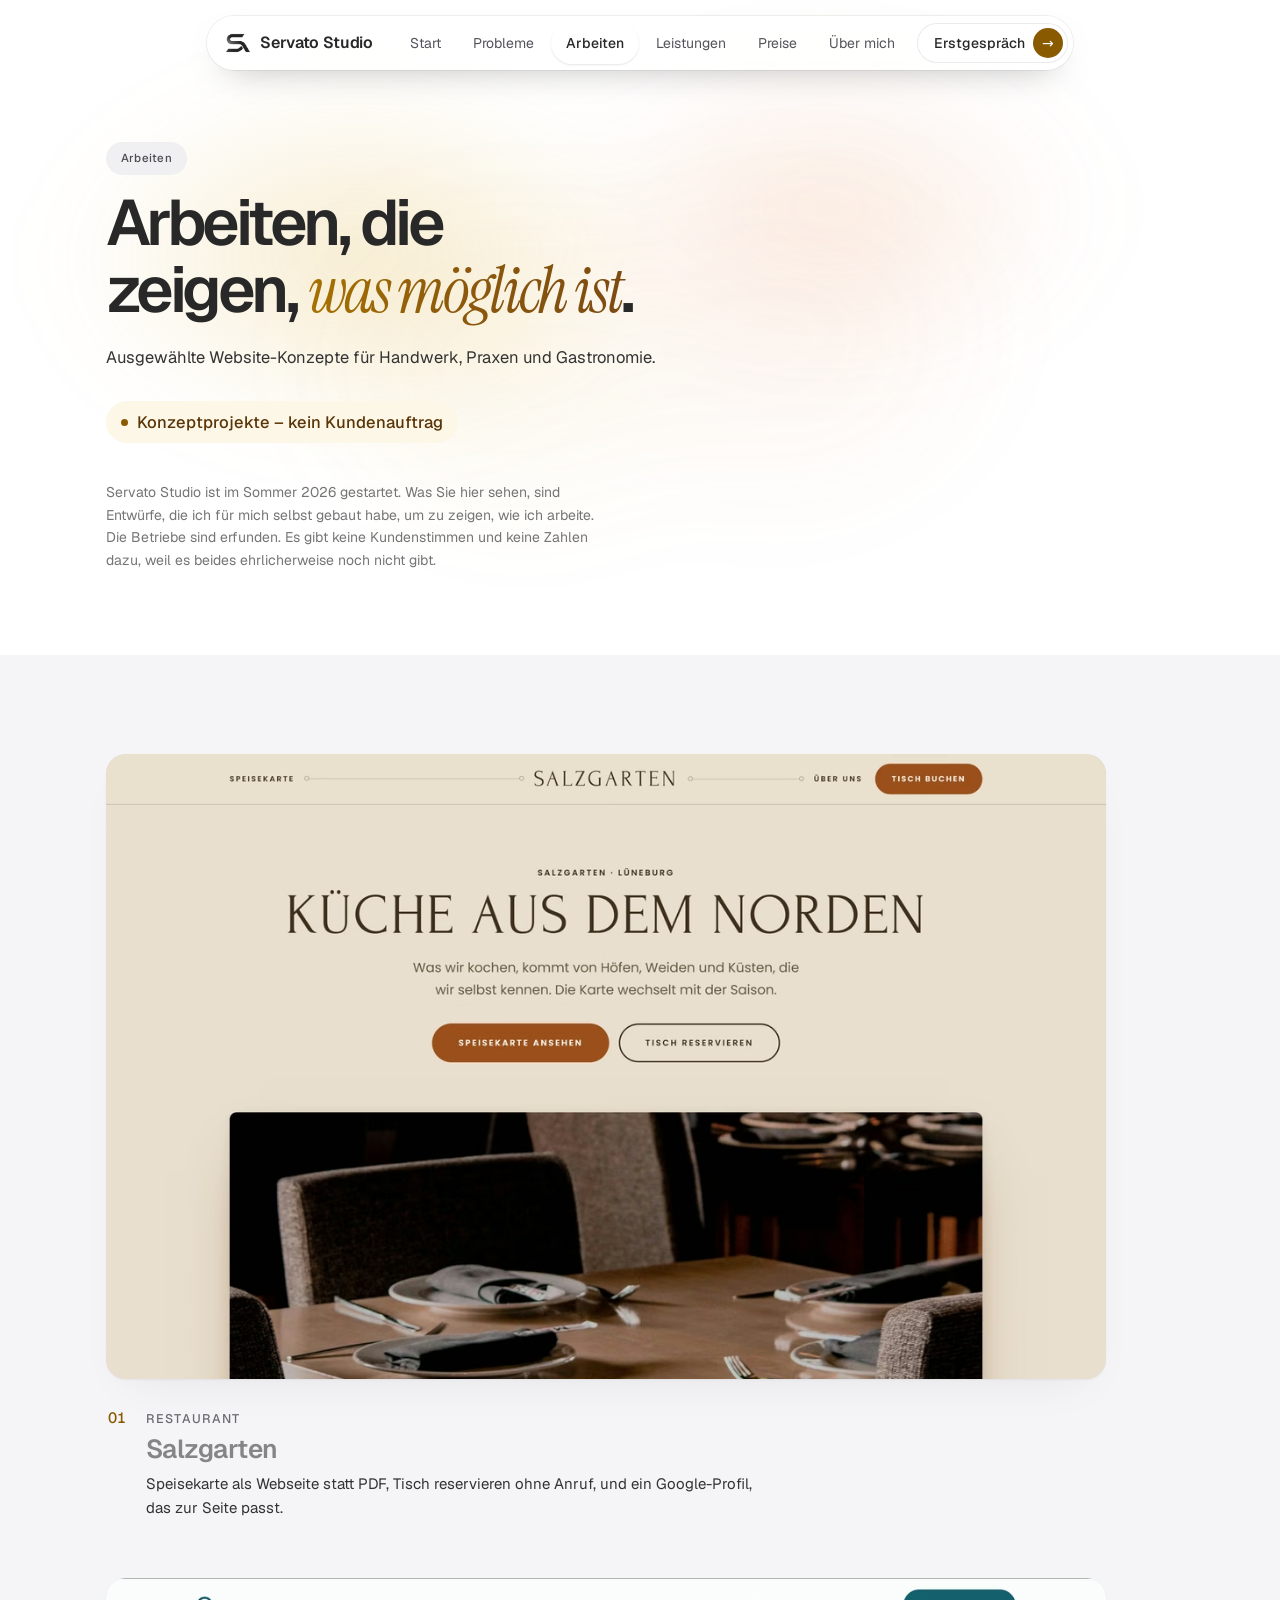
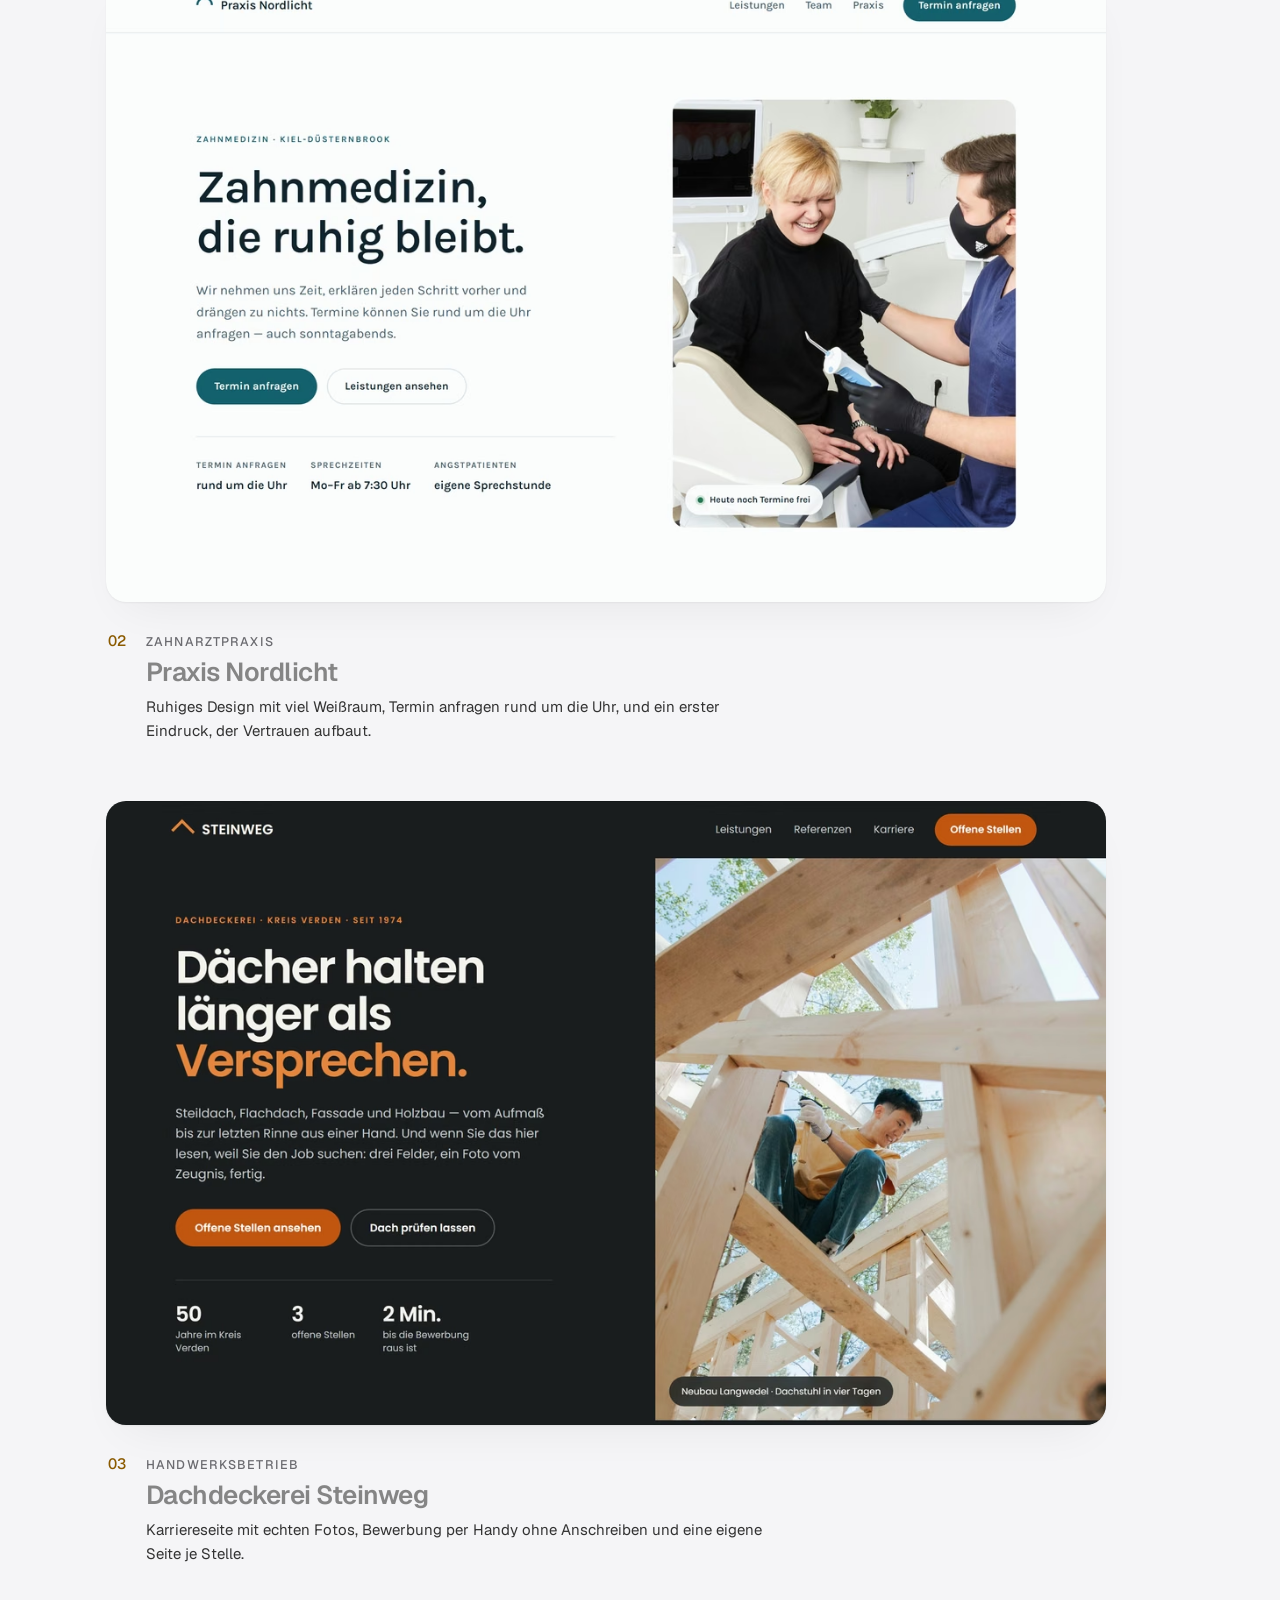
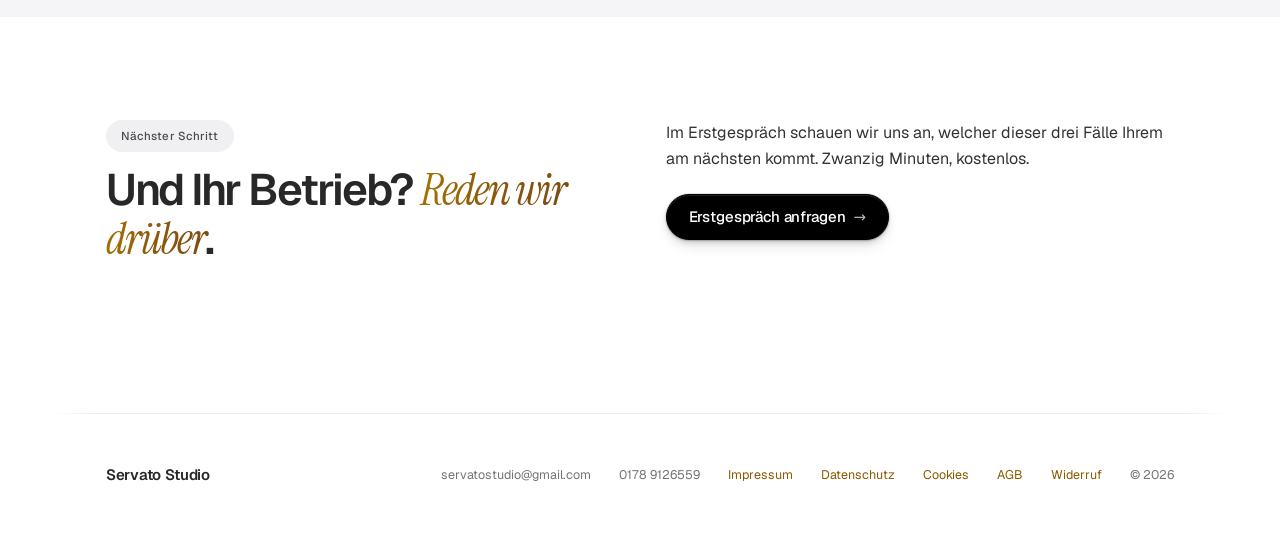
<file: arbeiten.html>
﻿<!DOCTYPE html>
<html lang="de">
<head>
<meta charset="utf-8">
<meta name="viewport" content="width=device-width, initial-scale=1">
<title>Website-Konzepte für Handwerk &amp; Gastronomie · Servato Studio</title>
<meta name="description" content="Ausgewählte Website-Konzepte für Handwerk, Praxen und Gastronomie in Baden-Württemberg. Konzeptprojekte, keine Kundenaufträge.">
<meta name="theme-color" content="#ffffff">
<link rel="canonical" href="https://servatostudio.de/arbeiten">

<!-- Vorschau beim Teilen (WhatsApp, LinkedIn, Signal, Slack) -->
<meta property="og:type" content="website">
<meta property="og:site_name" content="Servato Studio">
<meta property="og:locale" content="de_DE">
<meta property="og:url" content="https://servatostudio.de/arbeiten">
<meta property="og:title" content="Website-Konzepte für Handwerk &amp; Gastronomie · Servato Studio">
<meta property="og:description" content="Ausgewählte Website-Konzepte für Handwerk, Praxen und Gastronomie in Baden-Württemberg. Konzeptprojekte, keine Kundenaufträge.">
<meta property="og:image" content="https://servatostudio.de/assets/og-image-2.png">
<meta property="og:image:width" content="1200">
<meta property="og:image:height" content="630">
<meta property="og:image:alt" content="Servato Studio · Websites für lokale Unternehmen, deutschlandweit">
<meta name="twitter:card" content="summary_large_image">
<script type="application/ld+json">
{
  "@context": "https://schema.org",
  "@type": "BreadcrumbList",
  "itemListElement": [
    {
      "@type": "ListItem",
      "position": 1,
      "name": "Start",
      "item": "https://servatostudio.de/"
    },
    {
      "@type": "ListItem",
      "position": 2,
      "name": "Arbeiten",
      "item": "https://servatostudio.de/arbeiten"
    }
  ]
}
</script><link rel="icon" href="/favicon.ico" sizes="16x16 32x32 48x48">
<link rel="icon" href="/assets/favicon-96.png" type="image/png" sizes="96x96">
<link rel="icon" href="/assets/favicon-192.png" type="image/png" sizes="192x192">
<link rel="apple-touch-icon" href="/assets/apple-touch-icon.png">
<link rel="manifest" href="/site.webmanifest">
<link rel="preload" href="fonts/geist-latin.woff2" as="font" type="font/woff2" crossorigin>
<link rel="preload" href="fonts/instrument-serif-latin-italic.woff2" as="font" type="font/woff2" crossorigin>
<!-- ?v=N an den Stylesheets: Browser halten CSS hartnaeckig im Cache.
     Beim Aendern des Designs saehe man sonst die alte Fassung und suchte den
     Fehler im Code statt im Cache. Zahl bei jeder Aenderung hochzaehlen. -->
<link rel="stylesheet" href="fonts/fonts.css?v=49">
<link rel="stylesheet" href="styles/nocturne.css?v=49">
<link rel="stylesheet" href="styles/site.css?v=49">
<link rel="stylesheet" href="styles/hell.css?v=49">
<link rel="stylesheet" href="styles/apple.css?v=49">
</head>
<body>

<a class="skip-link" href="#inhalt">Zum Inhalt springen</a>

<header class="header">
  <div class="header__inner">
    <a class="header__brand" href="index.html"><img class="header__mark" src="assets/logo-mark.png" alt="" width="28" height="22">Servato&nbsp;Studio</a>
    <nav class="header__nav" aria-label="Hauptnavigation">
      <a href="index.html">Start</a>
      <a href="probleme.html">Probleme</a>
      <a href="arbeiten.html" class="active" aria-current="page">Arbeiten</a>
      <a href="leistungen.html">Leistungen</a>
      <a href="preise.html">Preise</a>
      <a href="ueber.html">Über mich</a>
    </nav>
    <a class="header__cta" href="kontakt.html"><span>Erstgespräch</span><span class="header__cta-pfeil" aria-hidden="true">→</span></a>
    <button type="button" class="header__burger" data-menu-open
            aria-expanded="false" aria-controls="mobilmenu" aria-label="Menü öffnen">
      <span></span><span></span><span></span>
    </button>
  </div>
</header>

<!-- Menü steht bewusst AUSSERHALB von <header> — Begründung in styles/site.css -->
<div class="menu" id="mobilmenu" data-menu hidden>
  <nav class="menu__panel" aria-label="Menü">
    <div class="menu__top">
      <a class="menu__brand" href="index.html"><img src="assets/logo-mark.png" alt="" width="28" height="22">Servato&nbsp;Studio</a>
      <button type="button" class="menu__close" data-menu-close aria-label="Menü schließen">✕</button>
    </div>
    <a href="index.html">Start</a>
    <a href="probleme.html">Probleme</a>
    <a href="arbeiten.html" aria-current="page">Arbeiten</a>
    <a href="leistungen.html">Leistungen</a>
    <a href="preise.html">Preise</a>
    <a href="ueber.html">Über mich</a>
    <a class="btn btn--accent btn--block" href="kontakt.html">Erstgespräch anfragen</a>
  </nav>
</div>

<main id="inhalt">

<section class="wrap page-hero schein schein--c">
  <div class="kicker">Arbeiten</div>
  <h1>Arbeiten, die zeigen, <em class="serif">was möglich ist</em>.</h1>
  <p class="muted">Ausgewählte Website-Konzepte für Handwerk, Praxen und Gastronomie.</p>
  <p class="konzept konzept--block" style="margin-top:22px">Konzeptprojekte – kein Kundenauftrag</p>
  <p class="muted-3" style="max-width:56ch;font-size:14px;line-height:1.6">Servato Studio ist im
    Sommer 2026 gestartet. Was Sie hier sehen, sind Entwürfe, die ich für mich selbst gebaut habe,
    um zu zeigen, wie ich arbeite. Die Betriebe sind erfunden. Es gibt keine Kundenstimmen und
    keine Zahlen dazu, weil es beides ehrlicherweise noch nicht gibt.</p>
</section>

<div class="leck-band">
<div class="wrap">
  <div class="schaufenster" data-reveal data-stagger>
    <figure class="stueck">
      <div class="stueck__bild">
        <picture>
          <source type="image/avif"
                  srcset="assets/arbeiten/salzgarten-760.avif 760w, assets/arbeiten/salzgarten-1140.avif 1140w, assets/arbeiten/salzgarten-1520.avif 1520w"
                  sizes="(min-width: 1080px) 1000px, 92vw">
          <img src="assets/arbeiten/salzgarten-1140.jpg"
               srcset="assets/arbeiten/salzgarten-760.jpg 760w, assets/arbeiten/salzgarten-1140.jpg 1140w, assets/arbeiten/salzgarten-1520.jpg 1520w"
               sizes="(min-width: 1080px) 1000px, 92vw"
               width="1140" height="712" fetchpriority="high" decoding="async"
               alt="Startseite von Salzgarten: gro&szlig;e Serifen&uuml;berschrift auf cremefarbenem Grund, darunter ein Foto vom eingedeckten Gastraum.">
        </picture>
      </div>
      <figcaption class="stueck__text">
        <span class="stueck__nr" aria-hidden="true">01</span>
        <span class="stueck__branche">Restaurant</span>
        <h3 class="stueck__name">Salzgarten</h3>
        <p class="stueck__satz muted">Speisekarte als Webseite statt PDF, Tisch reservieren ohne Anruf, und ein Google-Profil, das zur Seite passt.</p>
      </figcaption>
    </figure>
    <figure class="stueck">
      <div class="stueck__bild">
        <picture>
          <source type="image/avif"
                  srcset="assets/arbeiten/nordlicht-760.avif 760w, assets/arbeiten/nordlicht-1140.avif 1140w, assets/arbeiten/nordlicht-1520.avif 1520w"
                  sizes="(min-width: 1080px) 1000px, 92vw">
          <img src="assets/arbeiten/nordlicht-1140.jpg"
               srcset="assets/arbeiten/nordlicht-760.jpg 760w, assets/arbeiten/nordlicht-1140.jpg 1140w, assets/arbeiten/nordlicht-1520.jpg 1520w"
               sizes="(min-width: 1080px) 1000px, 92vw"
               width="1140" height="712" loading="lazy" decoding="async"
               alt="Startseite der Praxis Nordlicht: ruhige zweispaltige Aufteilung, links die &Uuml;berschrift, rechts ein Foto aus dem Behandlungszimmer.">
        </picture>
      </div>
      <figcaption class="stueck__text">
        <span class="stueck__nr" aria-hidden="true">02</span>
        <span class="stueck__branche">Zahnarztpraxis</span>
        <h3 class="stueck__name">Praxis Nordlicht</h3>
        <p class="stueck__satz muted">Ruhiges Design mit viel Wei&szlig;raum, Termin anfragen rund um die Uhr, und ein erster Eindruck, der Vertrauen aufbaut.</p>
      </figcaption>
    </figure>
    <figure class="stueck">
      <div class="stueck__bild">
        <picture>
          <source type="image/avif"
                  srcset="assets/arbeiten/steinweg-760.avif 760w, assets/arbeiten/steinweg-1140.avif 1140w, assets/arbeiten/steinweg-1520.avif 1520w"
                  sizes="(min-width: 1080px) 1000px, 92vw">
          <img src="assets/arbeiten/steinweg-1140.jpg"
               srcset="assets/arbeiten/steinweg-760.jpg 760w, assets/arbeiten/steinweg-1140.jpg 1140w, assets/arbeiten/steinweg-1520.jpg 1520w"
               sizes="(min-width: 1080px) 1000px, 92vw"
               width="1140" height="712" loading="lazy" decoding="async"
               alt="Startseite der Dachdeckerei Steinweg: dunkle Textfl&auml;che links, rechts ein Foto von einem Zimmerer im neuen Dachstuhl.">
        </picture>
      </div>
      <figcaption class="stueck__text">
        <span class="stueck__nr" aria-hidden="true">03</span>
        <span class="stueck__branche">Handwerksbetrieb</span>
        <h3 class="stueck__name">Dachdeckerei Steinweg</h3>
        <p class="stueck__satz muted">Karriereseite mit echten Fotos, Bewerbung per Handy ohne Anschreiben und eine eigene Seite je Stelle.</p>
      </figcaption>
    </figure>
  </div>
</div>
</div>

<section class="wrap section" data-reveal>
  <div class="split">
    <div>
      <div class="kicker">Nächster Schritt</div>
      <h2>Und Ihr Betrieb? <em class="serif">Reden wir drüber</em>.</h2>
    </div>
    <div>
      <p class="lead muted">Im Erstgespräch schauen wir uns an, welcher dieser drei Fälle Ihrem
        am nächsten kommt. Zwanzig Minuten, kostenlos.</p>
      <a class="btn btn--dunkel" href="kontakt.html" style="margin-top:22px">Erstgespräch anfragen <span aria-hidden="true" style="opacity:.7">→</span></a>
    </div>
  </div>
</section>

</main>

<footer class="wrap footer">
  <span class="footer__brand">Servato Studio</span>
  <a href="mailto:servatostudio@gmail.com">servatostudio@gmail.com</a>
  <a href="tel:+491789126559">0178 9126559</a>
  <a class="footer__legal" href="impressum.html">Impressum</a>
  <a class="footer__legal" href="datenschutz.html">Datenschutz</a>
  <a class="footer__legal" href="cookies.html">Cookies</a>
  <a class="footer__legal" href="agb.html">AGB</a>
  <a class="footer__legal" href="widerruf.html">Widerruf</a>
  <span class="footer__copy">© 2026</span>
</footer>

<script src="js/app.js?v=49"></script>
</body>
</html>
</file>
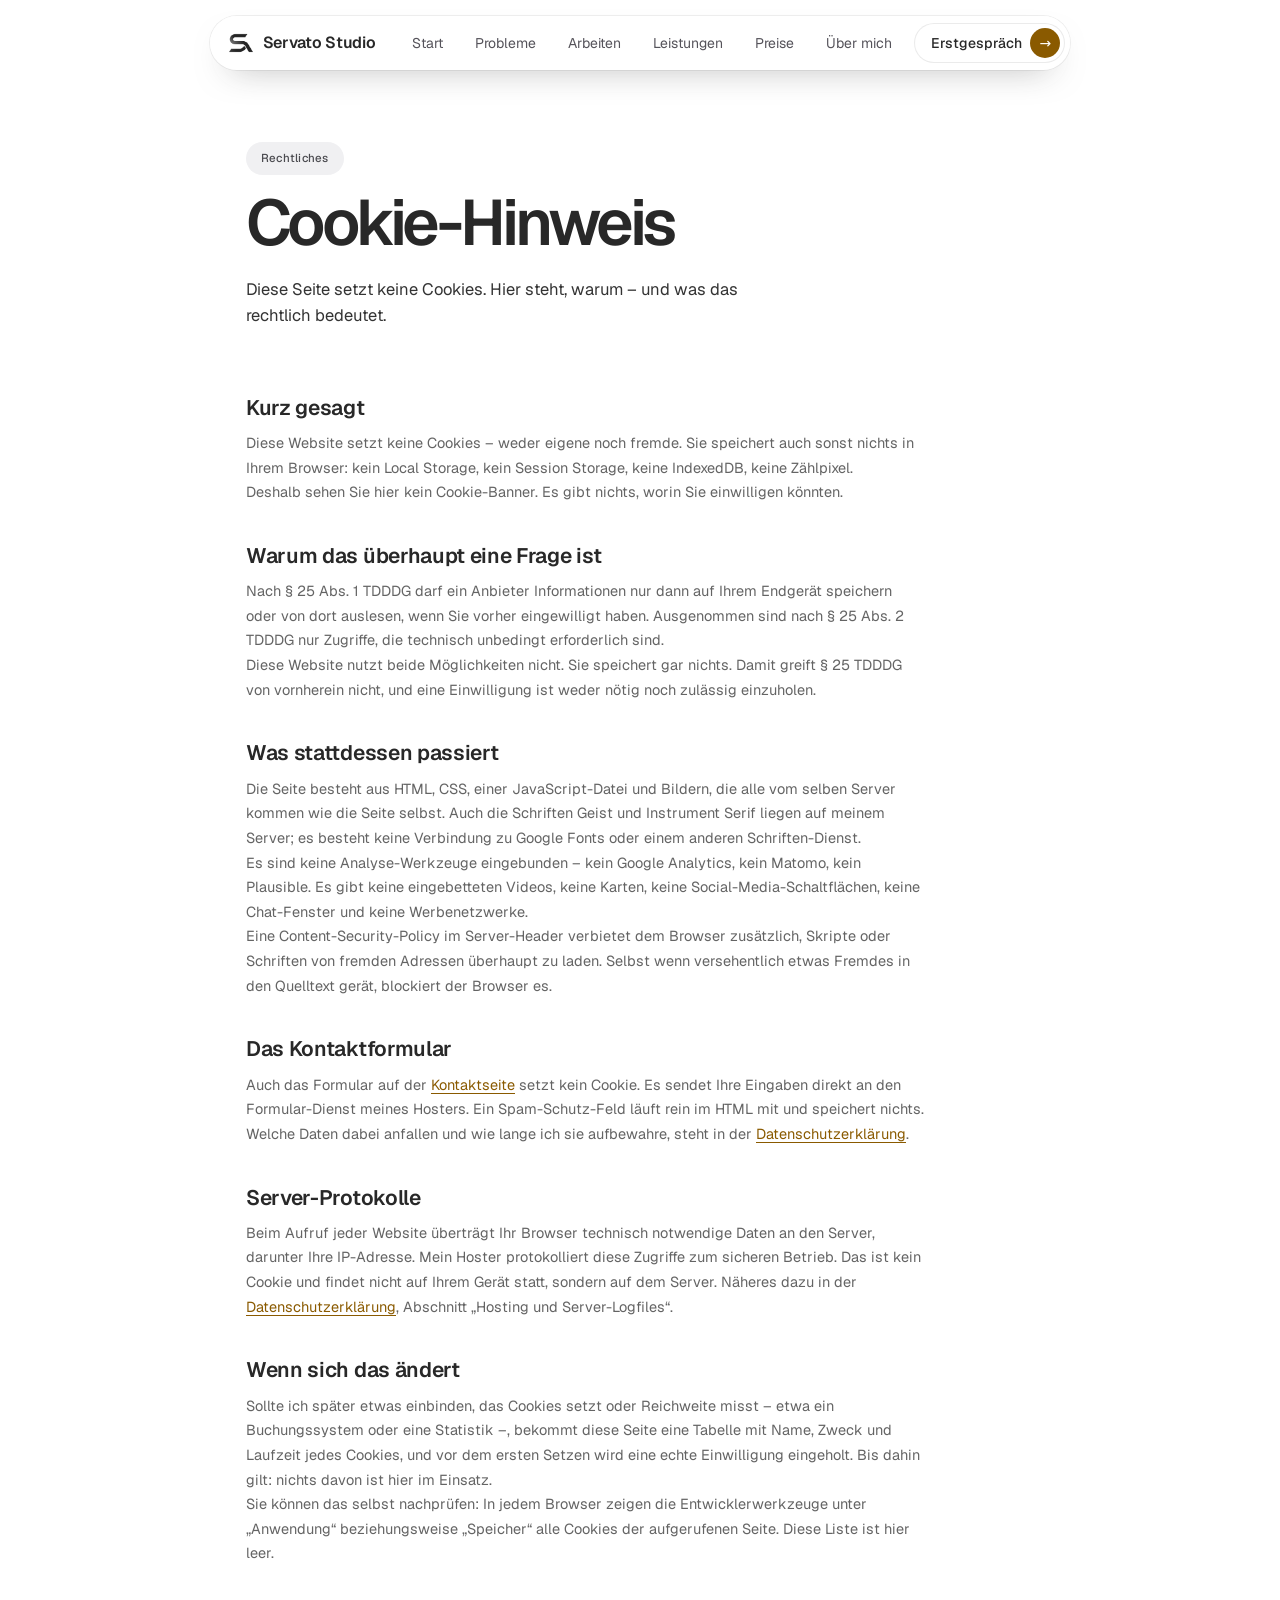
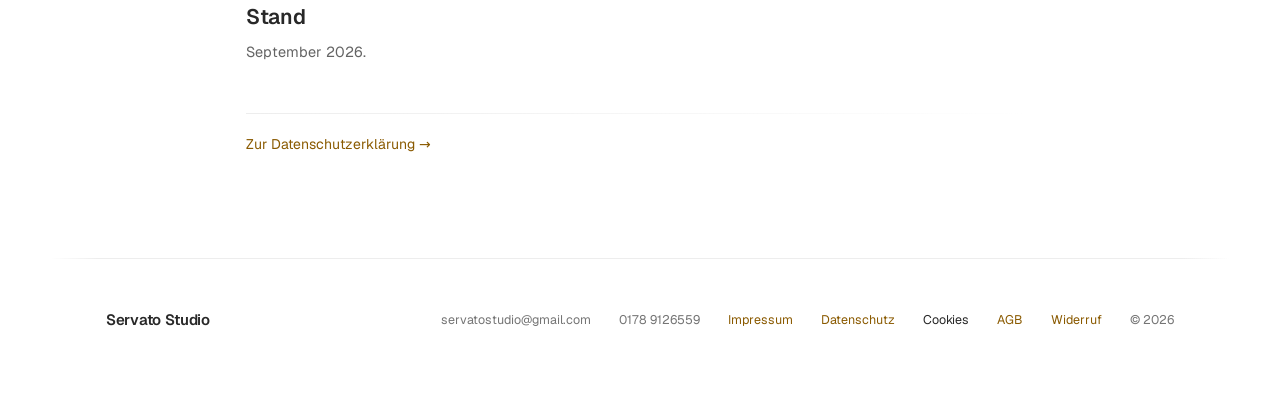
<file: cookies.html>
﻿<!DOCTYPE html>
<html lang="de">
<head>
<meta charset="utf-8">
<meta name="viewport" content="width=device-width, initial-scale=1">
<title>Cookies · Servato Studio</title>
<meta name="description" content="Diese Website setzt keine Cookies und misst keine Reichweite. Warum es hier kein Cookie-Banner gibt und was stattdessen passiert.">
<meta name="theme-color" content="#ffffff">
<link rel="canonical" href="https://servatostudio.de/cookies">
<!-- Vorschau beim Teilen (WhatsApp, LinkedIn, Signal, Slack) -->
<meta property="og:type" content="website">
<meta property="og:site_name" content="Servato Studio">
<meta property="og:locale" content="de_DE">
<meta property="og:url" content="https://servatostudio.de/cookies">
<meta property="og:title" content="Cookies · Servato Studio">
<meta property="og:description" content="Diese Website setzt keine Cookies und misst keine Reichweite. Warum es hier kein Cookie-Banner gibt und was stattdessen passiert.">
<meta property="og:image" content="https://servatostudio.de/assets/og-image-2.png">
<meta property="og:image:width" content="1200">
<meta property="og:image:height" content="630">
<meta property="og:image:alt" content="Servato Studio · Websites für lokale Unternehmen, deutschlandweit">
<meta name="twitter:card" content="summary_large_image">
<script type="application/ld+json">
{
  "@context": "https://schema.org",
  "@type": "BreadcrumbList",
  "itemListElement": [
    {
      "@type": "ListItem",
      "position": 1,
      "name": "Start",
      "item": "https://servatostudio.de/"
    },
    {
      "@type": "ListItem",
      "position": 2,
      "name": "Cookies",
      "item": "https://servatostudio.de/cookies"
    }
  ]
}
</script>
<link rel="icon" href="/favicon.ico" sizes="16x16 32x32 48x48">
<link rel="icon" href="/assets/favicon-96.png" type="image/png" sizes="96x96">
<link rel="icon" href="/assets/favicon-192.png" type="image/png" sizes="192x192">
<link rel="apple-touch-icon" href="/assets/apple-touch-icon.png">
<link rel="manifest" href="/site.webmanifest">
<link rel="preload" href="fonts/geist-latin.woff2" as="font" type="font/woff2" crossorigin>
<link rel="preload" href="fonts/instrument-serif-latin-italic.woff2" as="font" type="font/woff2" crossorigin>
<!-- ?v=N an den Stylesheets: Browser halten CSS hartnaeckig im Cache.
     Beim Aendern des Designs saehe man sonst die alte Fassung und suchte den
     Fehler im Code statt im Cache. Zahl bei jeder Aenderung hochzaehlen. -->
<link rel="stylesheet" href="fonts/fonts.css?v=49">
<link rel="stylesheet" href="styles/nocturne.css?v=49">
<link rel="stylesheet" href="styles/site.css?v=49">
<link rel="stylesheet" href="styles/hell.css?v=49">
<link rel="stylesheet" href="styles/apple.css?v=49">
</head>
<body>

<a class="skip-link" href="#inhalt">Zum Inhalt springen</a>

<header class="header">
  <div class="header__inner">
    <a class="header__brand" href="index.html"><img class="header__mark" src="assets/logo-mark.png" alt="" width="28" height="22">Servato&nbsp;Studio</a>
    <nav class="header__nav" aria-label="Hauptnavigation">
      <a href="index.html">Start</a>
      <a href="probleme.html">Probleme</a>
      <a href="arbeiten.html">Arbeiten</a>
      <a href="leistungen.html">Leistungen</a>
      <a href="preise.html">Preise</a>
      <a href="ueber.html">Über mich</a>
    </nav>
    <a class="header__cta" href="kontakt.html"><span>Erstgespräch</span><span class="header__cta-pfeil" aria-hidden="true">→</span></a>
    <button type="button" class="header__burger" data-menu-open
            aria-expanded="false" aria-controls="mobilmenu" aria-label="Menü öffnen">
      <span></span><span></span><span></span>
    </button>
  </div>
</header>

<!-- Menü steht bewusst AUSSERHALB von <header> — Begründung in styles/site.css -->
<div class="menu" id="mobilmenu" data-menu hidden>
  <nav class="menu__panel" aria-label="Menü">
    <div class="menu__top">
      <a class="menu__brand" href="index.html"><img src="assets/logo-mark.png" alt="" width="28" height="22">Servato&nbsp;Studio</a>
      <button type="button" class="menu__close" data-menu-close aria-label="Menü schließen">✕</button>
    </div>
    <a href="index.html">Start</a>
    <a href="probleme.html">Probleme</a>
    <a href="arbeiten.html">Arbeiten</a>
    <a href="leistungen.html">Leistungen</a>
    <a href="preise.html">Preise</a>
    <a href="ueber.html">Über mich</a>
    <a class="btn btn--accent btn--block" href="kontakt.html">Erstgespräch anfragen</a>
  </nav>
</div>

<main id="inhalt">

<section class="wrap wrap--narrow page-hero">
  <div class="kicker">Rechtliches</div>
  <h1>Cookie-Hinweis</h1>
  <p class="muted">Diese Seite setzt keine Cookies. Hier steht, warum – und was das rechtlich bedeutet.</p>
</section>

<section class="wrap wrap--narrow section" style="padding-top:clamp(16px,2vw,28px)">
  <div class="legal-doc">
    <div>
      <h2>Kurz gesagt</h2>
      <p>Diese Website setzt keine Cookies – weder eigene noch fremde. Sie speichert auch sonst nichts in Ihrem Browser: kein Local Storage, kein Session Storage, keine IndexedDB, keine Zählpixel.
Deshalb sehen Sie hier kein Cookie-Banner. Es gibt nichts, worin Sie einwilligen könnten.</p>
    </div>
    <div>
      <h2>Warum das überhaupt eine Frage ist</h2>
      <p>Nach § 25 Abs. 1 TDDDG darf ein Anbieter Informationen nur dann auf Ihrem Endgerät speichern oder von dort auslesen, wenn Sie vorher eingewilligt haben. Ausgenommen sind nach § 25 Abs. 2 TDDDG nur Zugriffe, die technisch unbedingt erforderlich sind.
Diese Website nutzt beide Möglichkeiten nicht. Sie speichert gar nichts. Damit greift § 25 TDDDG von vornherein nicht, und eine Einwilligung ist weder nötig noch zulässig einzuholen.</p>
    </div>
    <div>
      <h2>Was stattdessen passiert</h2>
      <p>Die Seite besteht aus HTML, CSS, einer JavaScript-Datei und Bildern, die alle vom selben Server kommen wie die Seite selbst. Auch die Schriften Geist und Instrument Serif liegen auf meinem Server; es besteht keine Verbindung zu Google Fonts oder einem anderen Schriften-Dienst.
Es sind keine Analyse-Werkzeuge eingebunden – kein Google Analytics, kein Matomo, kein Plausible. Es gibt keine eingebetteten Videos, keine Karten, keine Social-Media-Schaltflächen, keine Chat-Fenster und keine Werbenetzwerke.
Eine Content-Security-Policy im Server-Header verbietet dem Browser zusätzlich, Skripte oder Schriften von fremden Adressen überhaupt zu laden. Selbst wenn versehentlich etwas Fremdes in den Quelltext gerät, blockiert der Browser es.</p>
    </div>
    <div>
      <h2>Das Kontaktformular</h2>
      <p>Auch das Formular auf der <a href="kontakt.html">Kontaktseite</a> setzt kein Cookie. Es sendet Ihre Eingaben direkt an den Formular-Dienst meines Hosters. Ein Spam-Schutz-Feld läuft rein im HTML mit und speichert nichts.
Welche Daten dabei anfallen und wie lange ich sie aufbewahre, steht in der <a href="datenschutz.html">Datenschutzerklärung</a>.</p>
    </div>
    <div>
      <h2>Server-Protokolle</h2>
      <p>Beim Aufruf jeder Website überträgt Ihr Browser technisch notwendige Daten an den Server, darunter Ihre IP-Adresse. Mein Hoster protokolliert diese Zugriffe zum sicheren Betrieb. Das ist kein Cookie und findet nicht auf Ihrem Gerät statt, sondern auf dem Server. Näheres dazu in der <a href="datenschutz.html">Datenschutzerklärung</a>, Abschnitt „Hosting und Server-Logfiles“.</p>
    </div>
    <div>
      <h2>Wenn sich das ändert</h2>
      <p>Sollte ich später etwas einbinden, das Cookies setzt oder Reichweite misst – etwa ein Buchungssystem oder eine Statistik –, bekommt diese Seite eine Tabelle mit Name, Zweck und Laufzeit jedes Cookies, und vor dem ersten Setzen wird eine echte Einwilligung eingeholt. Bis dahin gilt: nichts davon ist hier im Einsatz.
Sie können das selbst nachprüfen: In jedem Browser zeigen die Entwicklerwerkzeuge unter „Anwendung“ beziehungsweise „Speicher“ alle Cookies der aufgerufenen Seite. Diese Liste ist hier leer.</p>
    </div>
    <div>
      <h2>Stand</h2>
      <p>September 2026.</p>
    </div>
  </div>

  <p class="legal-doc__back"><a href="datenschutz.html">Zur Datenschutzerklärung →</a></p>
</section>

</main>

<footer class="wrap footer">
  <span class="footer__brand">Servato Studio</span>
  <a href="mailto:servatostudio@gmail.com">servatostudio@gmail.com</a>
  <a href="tel:+491789126559">0178 9126559</a>
  <a class="footer__legal" href="impressum.html">Impressum</a>
  <a class="footer__legal" href="datenschutz.html">Datenschutz</a>
  <a class="footer__legal" href="cookies.html" aria-current="page">Cookies</a>
  <a class="footer__legal" href="agb.html">AGB</a>
  <a class="footer__legal" href="widerruf.html">Widerruf</a>
  <span class="footer__copy">© 2026</span>
</footer>

<script src="js/app.js?v=49"></script>
</body>
</html>
</file>
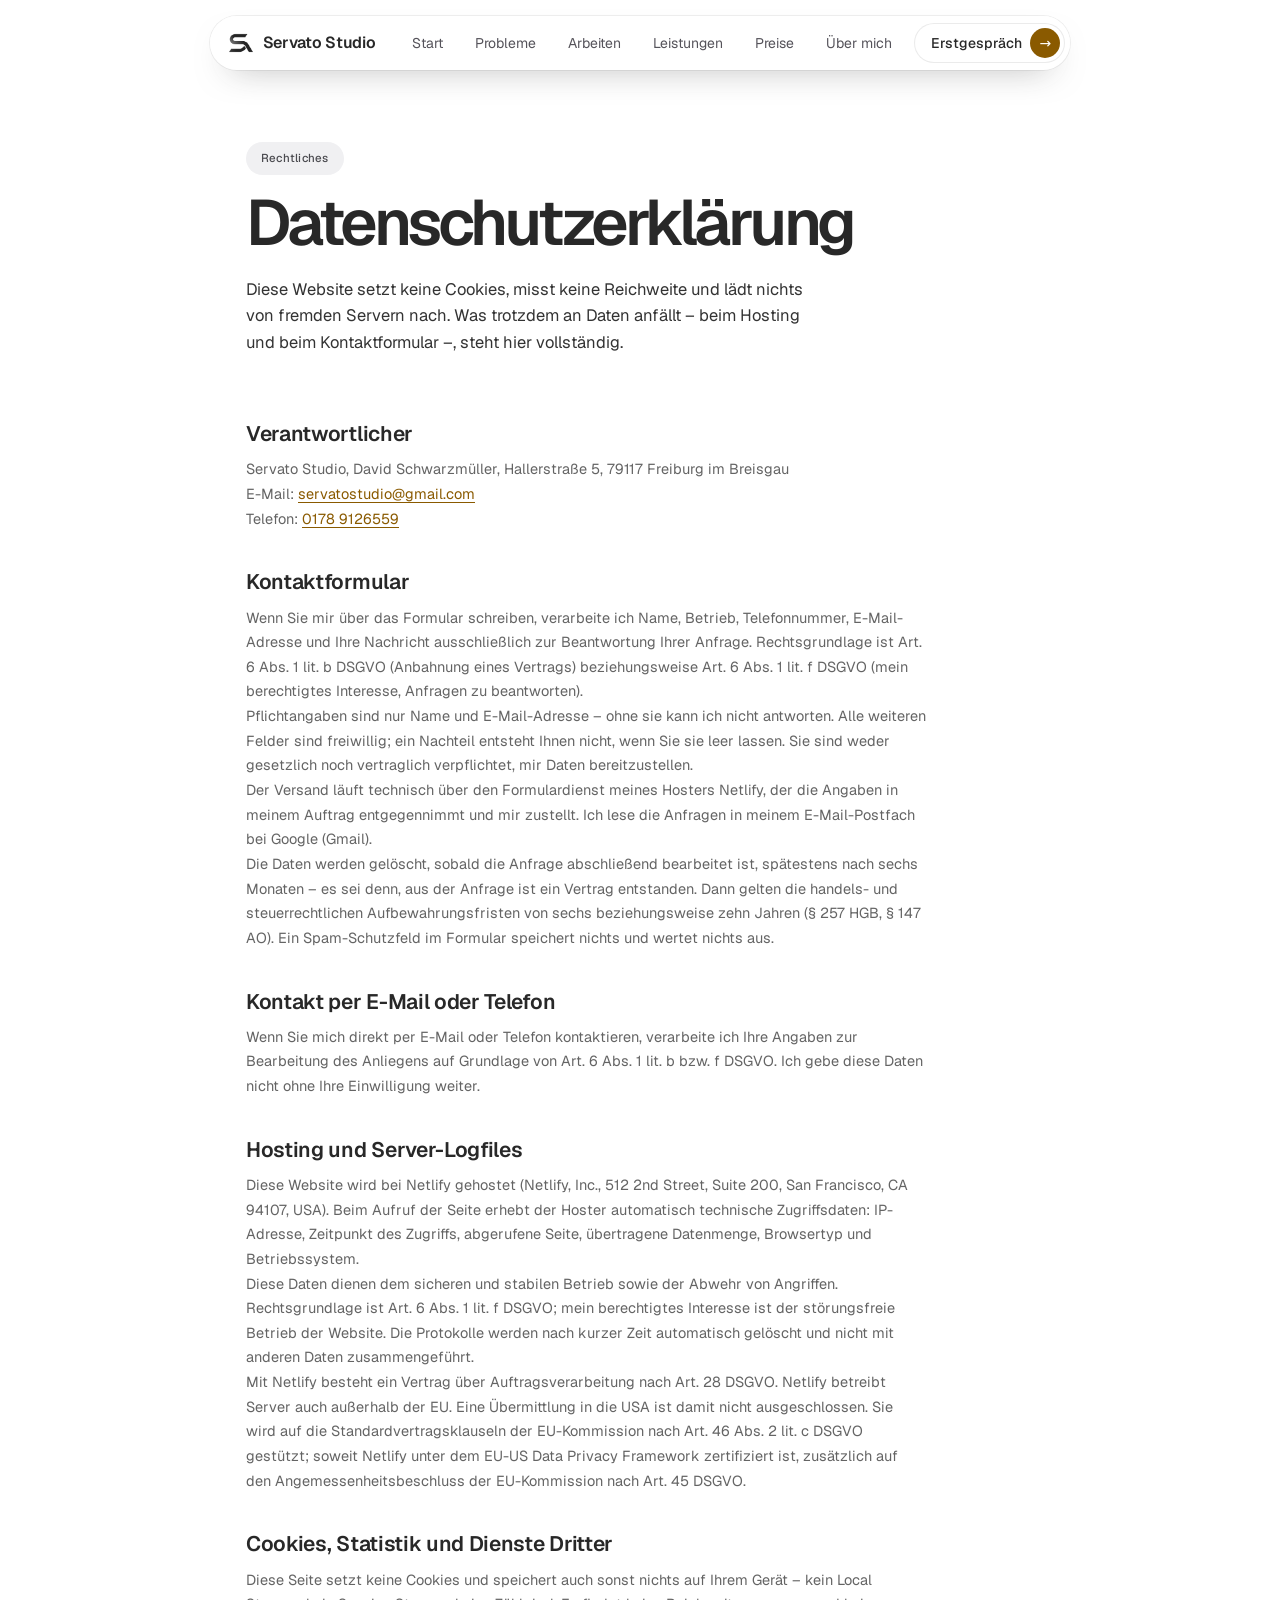
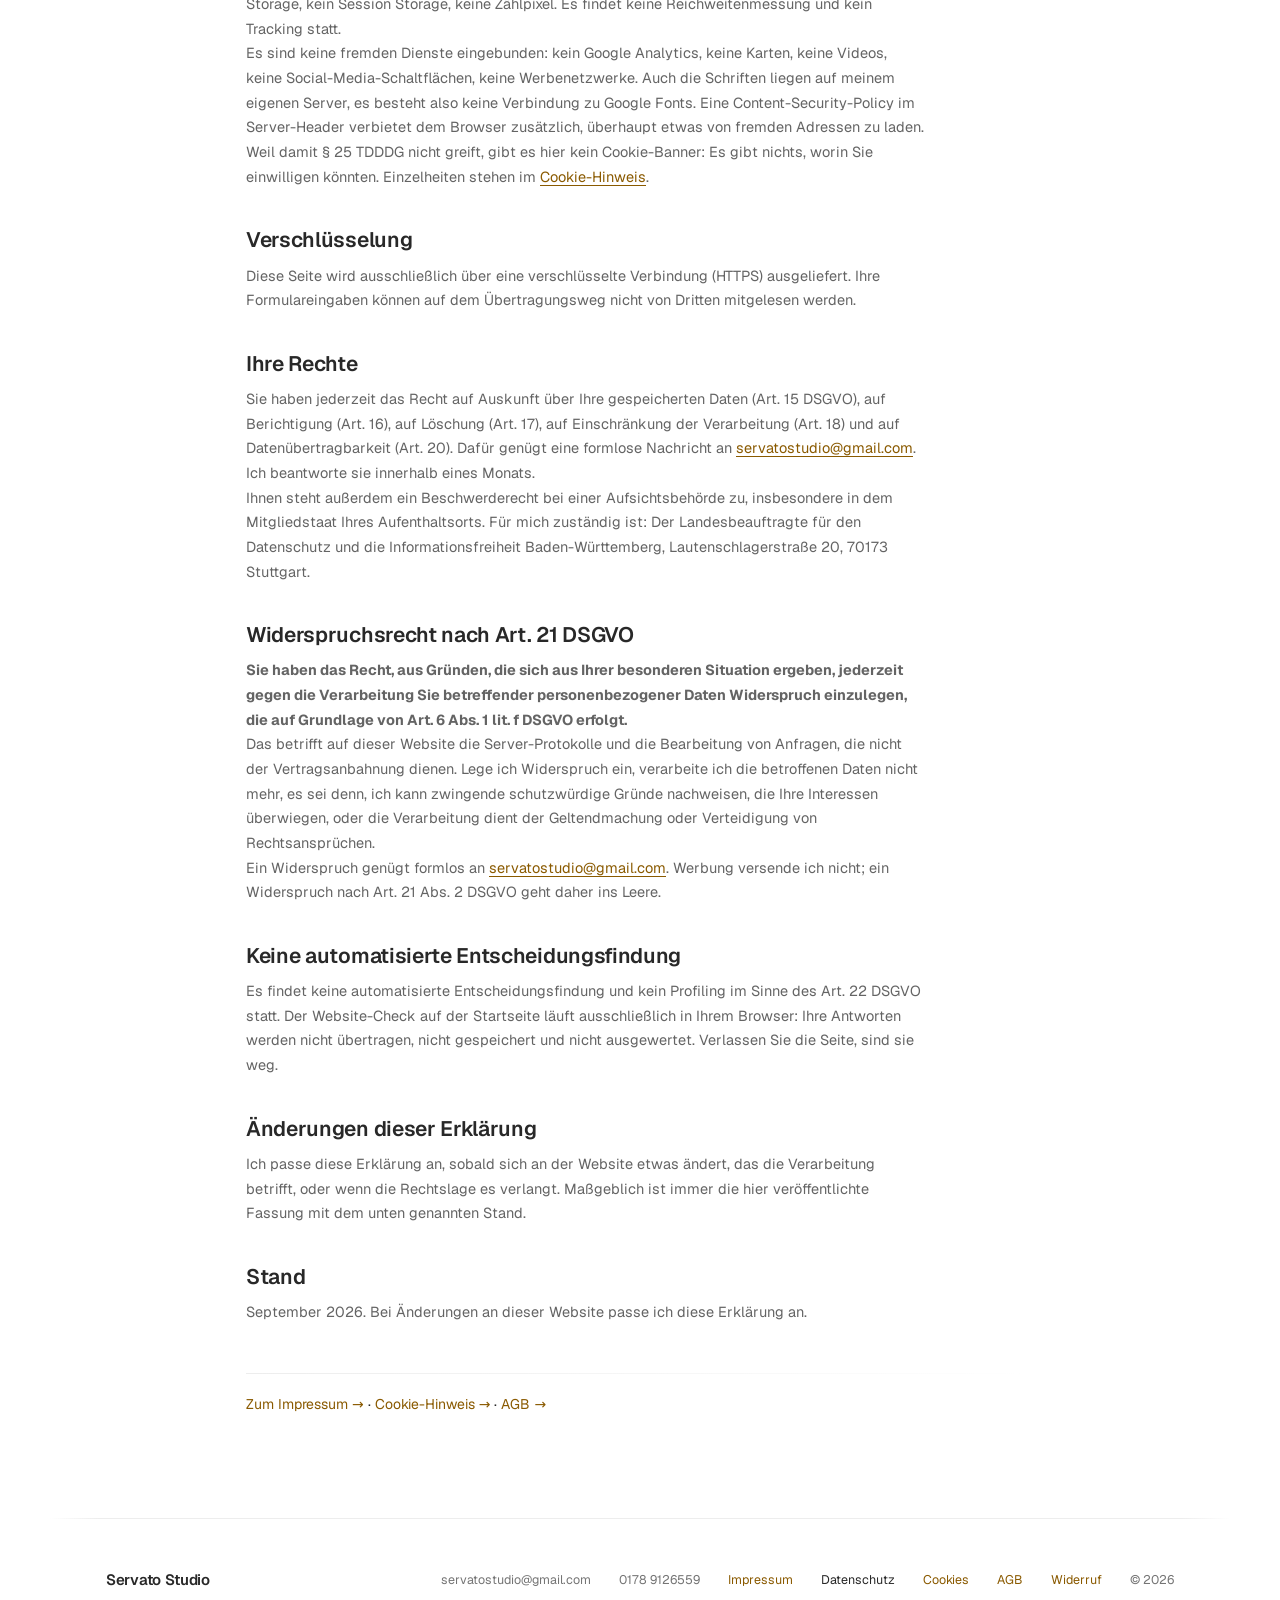
<file: datenschutz.html>
﻿<!DOCTYPE html>
<html lang="de">
<head>
<meta charset="utf-8">
<meta name="viewport" content="width=device-width, initial-scale=1">
<title>Datenschutzerklärung · Servato Studio</title>
<meta name="description" content="Wie Servato Studio mit Ihren Daten umgeht: kein Tracking, keine Cookies, keine fremden Dienste im Browser. Schriften vom eigenen Server.">
<meta name="theme-color" content="#ffffff">
<link rel="canonical" href="https://servatostudio.de/datenschutz">

<!-- Vorschau beim Teilen (WhatsApp, LinkedIn, Signal, Slack) -->
<meta property="og:type" content="website">
<meta property="og:site_name" content="Servato Studio">
<meta property="og:locale" content="de_DE">
<meta property="og:url" content="https://servatostudio.de/datenschutz">
<meta property="og:title" content="Datenschutzerklärung · Servato Studio">
<meta property="og:description" content="Wie Servato Studio mit Ihren Daten umgeht: kein Tracking, keine Cookies, keine fremden Dienste im Browser. Schriften vom eigenen Server.">
<meta property="og:image" content="https://servatostudio.de/assets/og-image-2.png">
<meta property="og:image:width" content="1200">
<meta property="og:image:height" content="630">
<meta property="og:image:alt" content="Servato Studio · Websites für lokale Unternehmen, deutschlandweit">
<meta name="twitter:card" content="summary_large_image">
<script type="application/ld+json">
{
  "@context": "https://schema.org",
  "@type": "BreadcrumbList",
  "itemListElement": [
    {
      "@type": "ListItem",
      "position": 1,
      "name": "Start",
      "item": "https://servatostudio.de/"
    },
    {
      "@type": "ListItem",
      "position": 2,
      "name": "Datenschutzerklärung",
      "item": "https://servatostudio.de/datenschutz"
    }
  ]
}
</script>
<link rel="icon" href="/favicon.ico" sizes="16x16 32x32 48x48">
<link rel="icon" href="/assets/favicon-96.png" type="image/png" sizes="96x96">
<link rel="icon" href="/assets/favicon-192.png" type="image/png" sizes="192x192">
<link rel="apple-touch-icon" href="/assets/apple-touch-icon.png">
<link rel="manifest" href="/site.webmanifest">
<link rel="preload" href="fonts/geist-latin.woff2" as="font" type="font/woff2" crossorigin>
<link rel="preload" href="fonts/instrument-serif-latin-italic.woff2" as="font" type="font/woff2" crossorigin>
<!-- ?v=N an den Stylesheets: Browser halten CSS hartnaeckig im Cache.
     Beim Aendern des Designs saehe man sonst die alte Fassung und suchte den
     Fehler im Code statt im Cache. Zahl bei jeder Aenderung hochzaehlen. -->
<link rel="stylesheet" href="fonts/fonts.css?v=49">
<link rel="stylesheet" href="styles/nocturne.css?v=49">
<link rel="stylesheet" href="styles/site.css?v=49">
<link rel="stylesheet" href="styles/hell.css?v=49">
<link rel="stylesheet" href="styles/apple.css?v=49">
</head>
<body>

<a class="skip-link" href="#inhalt">Zum Inhalt springen</a>

<header class="header">
  <div class="header__inner">
    <a class="header__brand" href="index.html"><img class="header__mark" src="assets/logo-mark.png" alt="" width="28" height="22">Servato&nbsp;Studio</a>
    <nav class="header__nav" aria-label="Hauptnavigation">
      <a href="index.html">Start</a>
      <a href="probleme.html">Probleme</a>
      <a href="arbeiten.html">Arbeiten</a>
      <a href="leistungen.html">Leistungen</a>
      <a href="preise.html">Preise</a>
      <a href="ueber.html">Über mich</a>
    </nav>
    <a class="header__cta" href="kontakt.html"><span>Erstgespräch</span><span class="header__cta-pfeil" aria-hidden="true">→</span></a>
    <button type="button" class="header__burger" data-menu-open
            aria-expanded="false" aria-controls="mobilmenu" aria-label="Menü öffnen">
      <span></span><span></span><span></span>
    </button>
  </div>
</header>

<!-- Menü steht bewusst AUSSERHALB von <header> — Begründung in styles/site.css -->
<div class="menu" id="mobilmenu" data-menu hidden>
  <nav class="menu__panel" aria-label="Menü">
    <div class="menu__top">
      <a class="menu__brand" href="index.html"><img src="assets/logo-mark.png" alt="" width="28" height="22">Servato&nbsp;Studio</a>
      <button type="button" class="menu__close" data-menu-close aria-label="Menü schließen">✕</button>
    </div>
    <a href="index.html">Start</a>
    <a href="probleme.html">Probleme</a>
    <a href="arbeiten.html">Arbeiten</a>
    <a href="leistungen.html">Leistungen</a>
    <a href="preise.html">Preise</a>
    <a href="ueber.html">Über mich</a>
    <a class="btn btn--accent btn--block" href="kontakt.html">Erstgespräch anfragen</a>
  </nav>
</div>

<main id="inhalt">

<section class="wrap wrap--narrow page-hero">
  <div class="kicker">Rechtliches</div>
  <h1>Datenschutzerklärung</h1>
  <p class="muted">Diese Website setzt keine Cookies, misst keine Reichweite und lädt nichts von fremden Servern nach. Was trotzdem an Daten anfällt – beim Hosting und beim Kontaktformular –, steht hier vollständig.</p>
</section>

<section class="wrap wrap--narrow section" style="padding-top:clamp(16px,2vw,28px)">
  <div class="legal-doc">
    <div>
      <h2>Verantwortlicher</h2>
      <p>Servato Studio, David Schwarzmüller, Hallerstraße 5, 79117 Freiburg im Breisgau
E-Mail: <a href="mailto:servatostudio@gmail.com">servatostudio@gmail.com</a>
Telefon: <a href="tel:+491789126559">0178 9126559</a></p>
    </div>
    <div>
      <h2>Kontaktformular</h2>
      <p>Wenn Sie mir über das Formular schreiben, verarbeite ich Name, Betrieb, Telefonnummer, E-Mail-Adresse und Ihre Nachricht ausschließlich zur Beantwortung Ihrer Anfrage. Rechtsgrundlage ist Art. 6 Abs. 1 lit. b DSGVO (Anbahnung eines Vertrags) beziehungsweise Art. 6 Abs. 1 lit. f DSGVO (mein berechtigtes Interesse, Anfragen zu beantworten).
Pflichtangaben sind nur Name und E-Mail-Adresse – ohne sie kann ich nicht antworten. Alle weiteren Felder sind freiwillig; ein Nachteil entsteht Ihnen nicht, wenn Sie sie leer lassen. Sie sind weder gesetzlich noch vertraglich verpflichtet, mir Daten bereitzustellen.
Der Versand läuft technisch über den Formulardienst meines Hosters Netlify, der die Angaben in meinem Auftrag entgegennimmt und mir zustellt. Ich lese die Anfragen in meinem E-Mail-Postfach bei Google (Gmail).
Die Daten werden gelöscht, sobald die Anfrage abschließend bearbeitet ist, spätestens nach sechs Monaten – es sei denn, aus der Anfrage ist ein Vertrag entstanden. Dann gelten die handels- und steuerrechtlichen Aufbewahrungsfristen von sechs beziehungsweise zehn Jahren (§ 257 HGB, § 147 AO). Ein Spam-Schutzfeld im Formular speichert nichts und wertet nichts aus.</p>
    </div>
    <div>
      <h2>Kontakt per E-Mail oder Telefon</h2>
      <p>Wenn Sie mich direkt per E-Mail oder Telefon kontaktieren, verarbeite ich Ihre Angaben zur Bearbeitung des Anliegens auf Grundlage von Art. 6 Abs. 1 lit. b bzw. f DSGVO. Ich gebe diese Daten nicht ohne Ihre Einwilligung weiter.</p>
    </div>
    <div>
      <h2>Hosting und Server-Logfiles</h2>
      <p>Diese Website wird bei Netlify gehostet (Netlify, Inc., 512 2nd Street, Suite 200, San Francisco, CA 94107, USA). Beim Aufruf der Seite erhebt der Hoster automatisch technische Zugriffsdaten: IP-Adresse, Zeitpunkt des Zugriffs, abgerufene Seite, übertragene Datenmenge, Browsertyp und Betriebssystem.
Diese Daten dienen dem sicheren und stabilen Betrieb sowie der Abwehr von Angriffen. Rechtsgrundlage ist Art. 6 Abs. 1 lit. f DSGVO; mein berechtigtes Interesse ist der störungsfreie Betrieb der Website. Die Protokolle werden nach kurzer Zeit automatisch gelöscht und nicht mit anderen Daten zusammengeführt.
Mit Netlify besteht ein Vertrag über Auftragsverarbeitung nach Art. 28 DSGVO. Netlify betreibt Server auch außerhalb der EU. Eine Übermittlung in die USA ist damit nicht ausgeschlossen. Sie wird auf die Standardvertragsklauseln der EU-Kommission nach Art. 46 Abs. 2 lit. c DSGVO gestützt; soweit Netlify unter dem EU-US Data Privacy Framework zertifiziert ist, zusätzlich auf den Angemessenheitsbeschluss der EU-Kommission nach Art. 45 DSGVO.</p>
    </div>
    <div>
      <h2>Cookies, Statistik und Dienste Dritter</h2>
      <p>Diese Seite setzt keine Cookies und speichert auch sonst nichts auf Ihrem Gerät – kein Local Storage, kein Session Storage, keine Zählpixel. Es findet keine Reichweitenmessung und kein Tracking statt.
Es sind keine fremden Dienste eingebunden: kein Google Analytics, keine Karten, keine Videos, keine Social-Media-Schaltflächen, keine Werbenetzwerke. Auch die Schriften liegen auf meinem eigenen Server, es besteht also keine Verbindung zu Google Fonts. Eine Content-Security-Policy im Server-Header verbietet dem Browser zusätzlich, überhaupt etwas von fremden Adressen zu laden.
Weil damit § 25 TDDDG nicht greift, gibt es hier kein Cookie-Banner: Es gibt nichts, worin Sie einwilligen könnten. Einzelheiten stehen im <a href="cookies.html">Cookie-Hinweis</a>.</p>
    </div>
    <div>
      <h2>Verschlüsselung</h2>
      <p>Diese Seite wird ausschließlich über eine verschlüsselte Verbindung (HTTPS) ausgeliefert. Ihre Formulareingaben können auf dem Übertragungsweg nicht von Dritten mitgelesen werden.</p>
    </div>
    <div>
      <h2>Ihre Rechte</h2>
      <p>Sie haben jederzeit das Recht auf Auskunft über Ihre gespeicherten Daten (Art. 15 DSGVO), auf Berichtigung (Art. 16), auf Löschung (Art. 17), auf Einschränkung der Verarbeitung (Art. 18) und auf Datenübertragbarkeit (Art. 20). Dafür genügt eine formlose Nachricht an <a href="mailto:servatostudio@gmail.com">servatostudio@gmail.com</a>. Ich beantworte sie innerhalb eines Monats.
Ihnen steht außerdem ein Beschwerderecht bei einer Aufsichtsbehörde zu, insbesondere in dem Mitgliedstaat Ihres Aufenthaltsorts. Für mich zuständig ist: Der Landesbeauftragte für den Datenschutz und die Informationsfreiheit Baden-Württemberg, Lautenschlagerstraße 20, 70173 Stuttgart.</p>
    </div>
    <div>
      <h2>Widerspruchsrecht nach Art. 21 DSGVO</h2>
      <p><b>Sie haben das Recht, aus Gründen, die sich aus Ihrer besonderen Situation ergeben, jederzeit gegen die Verarbeitung Sie betreffender personenbezogener Daten Widerspruch einzulegen, die auf Grundlage von Art. 6 Abs. 1 lit. f DSGVO erfolgt.</b>
Das betrifft auf dieser Website die Server-Protokolle und die Bearbeitung von Anfragen, die nicht der Vertragsanbahnung dienen. Lege ich Widerspruch ein, verarbeite ich die betroffenen Daten nicht mehr, es sei denn, ich kann zwingende schutzwürdige Gründe nachweisen, die Ihre Interessen überwiegen, oder die Verarbeitung dient der Geltendmachung oder Verteidigung von Rechtsansprüchen.
Ein Widerspruch genügt formlos an <a href="mailto:servatostudio@gmail.com">servatostudio@gmail.com</a>. Werbung versende ich nicht; ein Widerspruch nach Art. 21 Abs. 2 DSGVO geht daher ins Leere.</p>
    </div>
    <div>
      <h2>Keine automatisierte Entscheidungsfindung</h2>
      <p>Es findet keine automatisierte Entscheidungsfindung und kein Profiling im Sinne des Art. 22 DSGVO statt. Der Website-Check auf der Startseite läuft ausschließlich in Ihrem Browser: Ihre Antworten werden nicht übertragen, nicht gespeichert und nicht ausgewertet. Verlassen Sie die Seite, sind sie weg.</p>
    </div>
    <div>
      <h2>Änderungen dieser Erklärung</h2>
      <p>Ich passe diese Erklärung an, sobald sich an der Website etwas ändert, das die Verarbeitung betrifft, oder wenn die Rechtslage es verlangt. Maßgeblich ist immer die hier veröffentlichte Fassung mit dem unten genannten Stand.</p>
    </div>
    <div>
      <h2>Stand</h2>
      <p>September 2026. Bei Änderungen an dieser Website passe ich diese Erklärung an.</p>
    </div>
  </div>

  <p class="legal-doc__back"><a href="impressum.html">Zum Impressum →</a> · <a href="cookies.html">Cookie-Hinweis →</a> · <a href="agb.html">AGB →</a></p>
</section>

</main>

<footer class="wrap footer">
  <span class="footer__brand">Servato Studio</span>
  <a href="mailto:servatostudio@gmail.com">servatostudio@gmail.com</a>
  <a href="tel:+491789126559">0178 9126559</a>
  <a class="footer__legal" href="impressum.html">Impressum</a>
  <a class="footer__legal" href="datenschutz.html" aria-current="page">Datenschutz</a>
  <a class="footer__legal" href="cookies.html">Cookies</a>
  <a class="footer__legal" href="agb.html">AGB</a>
  <a class="footer__legal" href="widerruf.html">Widerruf</a>
  <span class="footer__copy">© 2026</span>
</footer>

<script src="js/app.js?v=49"></script>
</body>
</html>
</file>
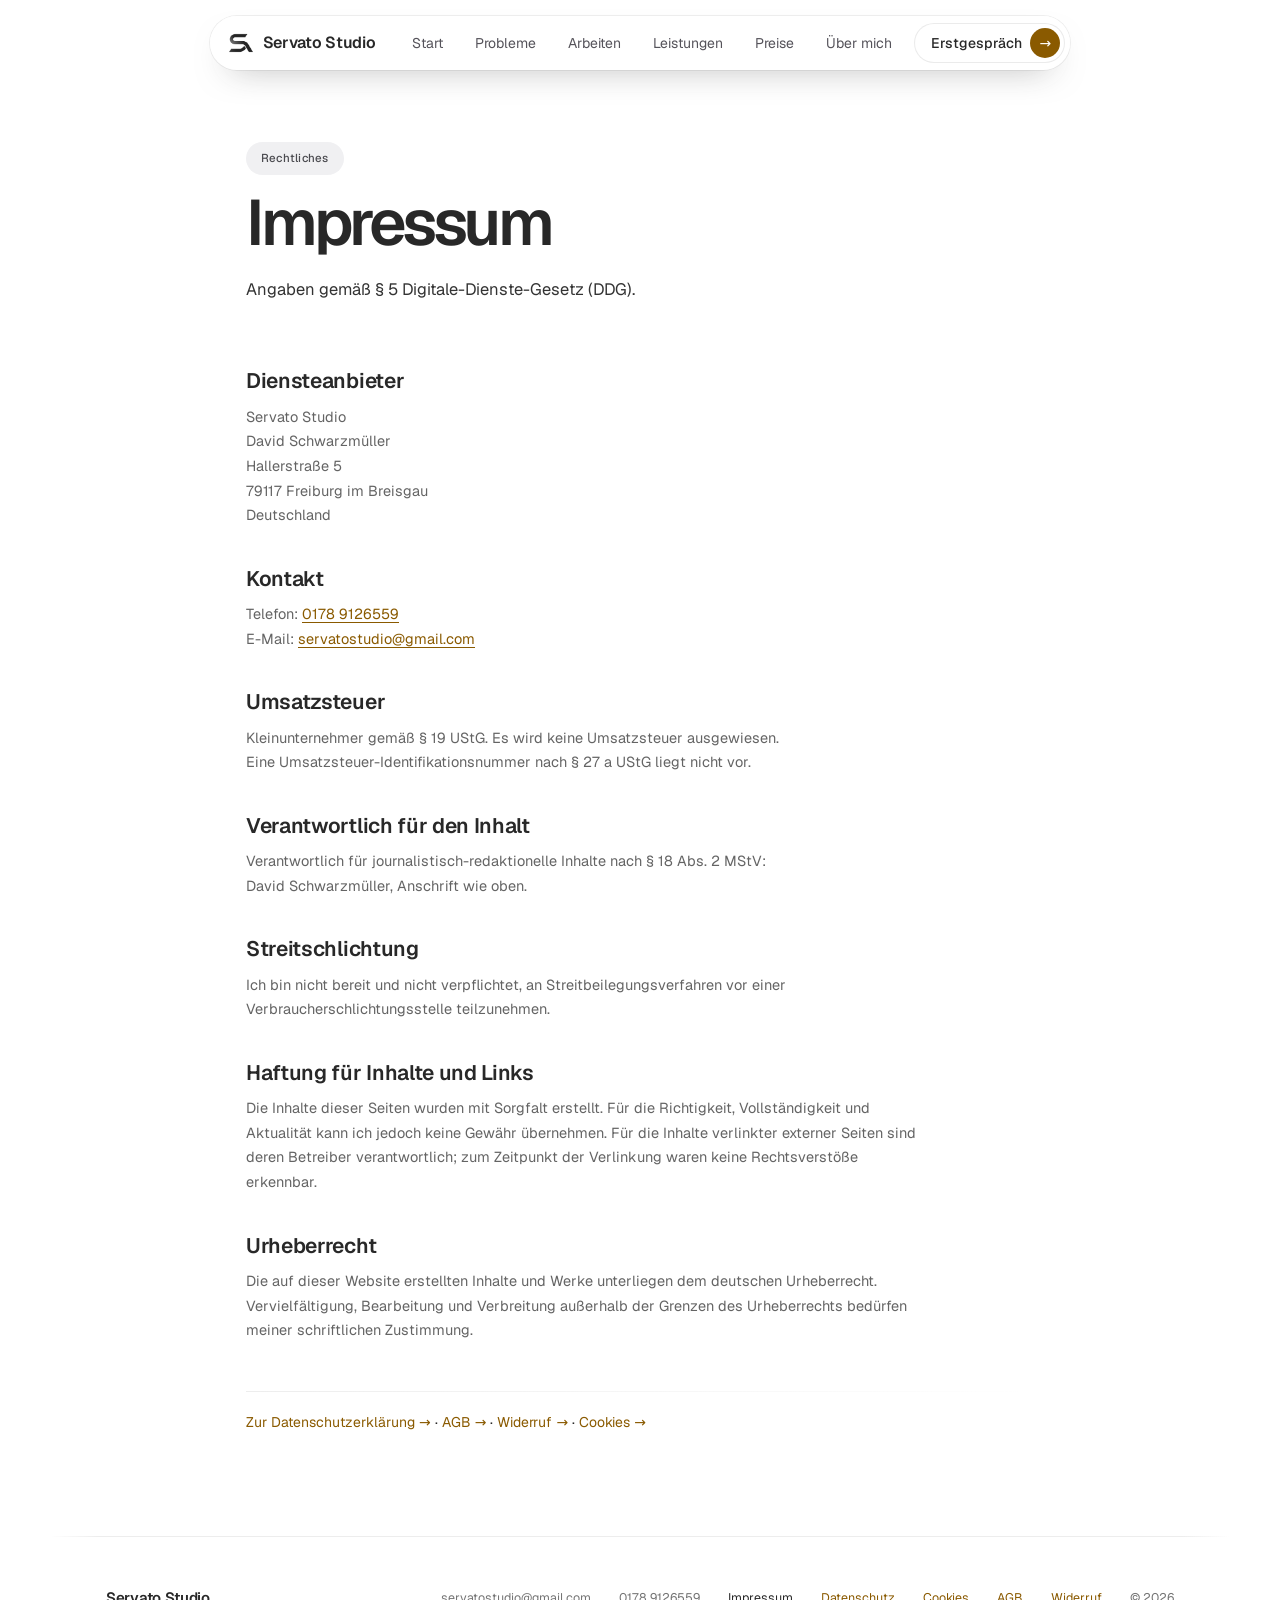
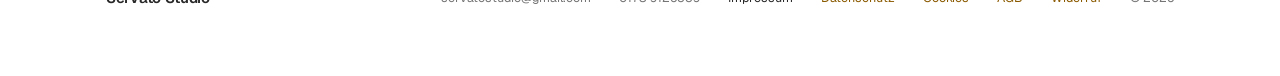
<file: impressum.html>
﻿<!DOCTYPE html>
<html lang="de">
<head>
<meta charset="utf-8">
<meta name="viewport" content="width=device-width, initial-scale=1">
<title>Impressum · Servato Studio</title>
<meta name="description" content="Anbieterkennzeichnung nach § 5 DDG: Servato Studio, David Schwarzmüller, Freiburg im Breisgau.">
<meta name="theme-color" content="#ffffff">
<link rel="canonical" href="https://servatostudio.de/impressum">

<!-- Vorschau beim Teilen (WhatsApp, LinkedIn, Signal, Slack) -->
<meta property="og:type" content="website">
<meta property="og:site_name" content="Servato Studio">
<meta property="og:locale" content="de_DE">
<meta property="og:url" content="https://servatostudio.de/impressum">
<meta property="og:title" content="Impressum · Servato Studio">
<meta property="og:description" content="Anbieterkennzeichnung nach § 5 DDG: Servato Studio, David Schwarzmüller, Freiburg im Breisgau.">
<meta property="og:image" content="https://servatostudio.de/assets/og-image-2.png">
<meta property="og:image:width" content="1200">
<meta property="og:image:height" content="630">
<meta property="og:image:alt" content="Servato Studio · Websites für lokale Unternehmen, deutschlandweit">
<meta name="twitter:card" content="summary_large_image">
<script type="application/ld+json">
{
  "@context": "https://schema.org",
  "@type": "BreadcrumbList",
  "itemListElement": [
    {
      "@type": "ListItem",
      "position": 1,
      "name": "Start",
      "item": "https://servatostudio.de/"
    },
    {
      "@type": "ListItem",
      "position": 2,
      "name": "Impressum",
      "item": "https://servatostudio.de/impressum"
    }
  ]
}
</script>
<link rel="icon" href="/favicon.ico" sizes="16x16 32x32 48x48">
<link rel="icon" href="/assets/favicon-96.png" type="image/png" sizes="96x96">
<link rel="icon" href="/assets/favicon-192.png" type="image/png" sizes="192x192">
<link rel="apple-touch-icon" href="/assets/apple-touch-icon.png">
<link rel="manifest" href="/site.webmanifest">
<link rel="preload" href="fonts/geist-latin.woff2" as="font" type="font/woff2" crossorigin>
<link rel="preload" href="fonts/instrument-serif-latin-italic.woff2" as="font" type="font/woff2" crossorigin>
<!-- ?v=N an den Stylesheets: Browser halten CSS hartnaeckig im Cache.
     Beim Aendern des Designs saehe man sonst die alte Fassung und suchte den
     Fehler im Code statt im Cache. Zahl bei jeder Aenderung hochzaehlen. -->
<link rel="stylesheet" href="fonts/fonts.css?v=49">
<link rel="stylesheet" href="styles/nocturne.css?v=49">
<link rel="stylesheet" href="styles/site.css?v=49">
<link rel="stylesheet" href="styles/hell.css?v=49">
<link rel="stylesheet" href="styles/apple.css?v=49">
</head>
<body>

<a class="skip-link" href="#inhalt">Zum Inhalt springen</a>

<header class="header">
  <div class="header__inner">
    <a class="header__brand" href="index.html"><img class="header__mark" src="assets/logo-mark.png" alt="" width="28" height="22">Servato&nbsp;Studio</a>
    <nav class="header__nav" aria-label="Hauptnavigation">
      <a href="index.html">Start</a>
      <a href="probleme.html">Probleme</a>
      <a href="arbeiten.html">Arbeiten</a>
      <a href="leistungen.html">Leistungen</a>
      <a href="preise.html">Preise</a>
      <a href="ueber.html">Über mich</a>
    </nav>
    <a class="header__cta" href="kontakt.html"><span>Erstgespräch</span><span class="header__cta-pfeil" aria-hidden="true">→</span></a>
    <button type="button" class="header__burger" data-menu-open
            aria-expanded="false" aria-controls="mobilmenu" aria-label="Menü öffnen">
      <span></span><span></span><span></span>
    </button>
  </div>
</header>

<!-- Menü steht bewusst AUSSERHALB von <header> — Begründung in styles/site.css -->
<div class="menu" id="mobilmenu" data-menu hidden>
  <nav class="menu__panel" aria-label="Menü">
    <div class="menu__top">
      <a class="menu__brand" href="index.html"><img src="assets/logo-mark.png" alt="" width="28" height="22">Servato&nbsp;Studio</a>
      <button type="button" class="menu__close" data-menu-close aria-label="Menü schließen">✕</button>
    </div>
    <a href="index.html">Start</a>
    <a href="probleme.html">Probleme</a>
    <a href="arbeiten.html">Arbeiten</a>
    <a href="leistungen.html">Leistungen</a>
    <a href="preise.html">Preise</a>
    <a href="ueber.html">Über mich</a>
    <a class="btn btn--accent btn--block" href="kontakt.html">Erstgespräch anfragen</a>
  </nav>
</div>

<main id="inhalt">

<section class="wrap wrap--narrow page-hero">
  <div class="kicker">Rechtliches</div>
  <h1>Impressum</h1>
  <p class="muted">Angaben gemäß § 5 Digitale-Dienste-Gesetz (DDG).</p>
</section>

<section class="wrap wrap--narrow section" style="padding-top:clamp(16px,2vw,28px)">
  <div class="legal-doc">
    <div>
      <h2>Diensteanbieter</h2>
      <p>Servato Studio
David Schwarzmüller
Hallerstraße 5
79117 Freiburg im Breisgau
Deutschland</p>
    </div>
    <div>
      <h2>Kontakt</h2>
      <p>Telefon: <a href="tel:+491789126559">0178 9126559</a>
E-Mail: <a href="mailto:servatostudio@gmail.com">servatostudio@gmail.com</a></p>
    </div>
    <div>
      <h2>Umsatzsteuer</h2>
      <p>Kleinunternehmer gemäß § 19 UStG. Es wird keine Umsatzsteuer ausgewiesen.
Eine Umsatzsteuer-Identifikationsnummer nach § 27 a UStG liegt nicht vor.</p>
    </div>
    <div>
      <h2>Verantwortlich für den Inhalt</h2>
      <p>Verantwortlich für journalistisch-redaktionelle Inhalte nach § 18 Abs. 2 MStV:
David Schwarzmüller, Anschrift wie oben.</p>
    </div>
    <div>
      <h2>Streitschlichtung</h2>
      <p>Ich bin nicht bereit und nicht verpflichtet, an Streitbeilegungsverfahren vor einer Verbraucherschlichtungsstelle teilzunehmen.</p>
    </div>
    <div>
      <h2>Haftung für Inhalte und Links</h2>
      <p>Die Inhalte dieser Seiten wurden mit Sorgfalt erstellt. Für die Richtigkeit, Vollständigkeit und Aktualität kann ich jedoch keine Gewähr übernehmen. Für die Inhalte verlinkter externer Seiten sind deren Betreiber verantwortlich; zum Zeitpunkt der Verlinkung waren keine Rechtsverstöße erkennbar.</p>
    </div>
    <div>
      <h2>Urheberrecht</h2>
      <p>Die auf dieser Website erstellten Inhalte und Werke unterliegen dem deutschen Urheberrecht. Vervielfältigung, Bearbeitung und Verbreitung außerhalb der Grenzen des Urheberrechts bedürfen meiner schriftlichen Zustimmung.</p>
    </div>
  </div>

  <p class="legal-doc__back"><a href="datenschutz.html">Zur Datenschutzerklärung →</a> · <a href="agb.html">AGB →</a> · <a href="widerruf.html">Widerruf →</a> · <a href="cookies.html">Cookies →</a></p>
</section>

</main>

<footer class="wrap footer">
  <span class="footer__brand">Servato Studio</span>
  <a href="mailto:servatostudio@gmail.com">servatostudio@gmail.com</a>
  <a href="tel:+491789126559">0178 9126559</a>
  <a class="footer__legal" href="impressum.html" aria-current="page">Impressum</a>
  <a class="footer__legal" href="datenschutz.html">Datenschutz</a>
  <a class="footer__legal" href="cookies.html">Cookies</a>
  <a class="footer__legal" href="agb.html">AGB</a>
  <a class="footer__legal" href="widerruf.html">Widerruf</a>
  <span class="footer__copy">© 2026</span>
</footer>

<script src="js/app.js?v=49"></script>
</body>
</html>
</file>
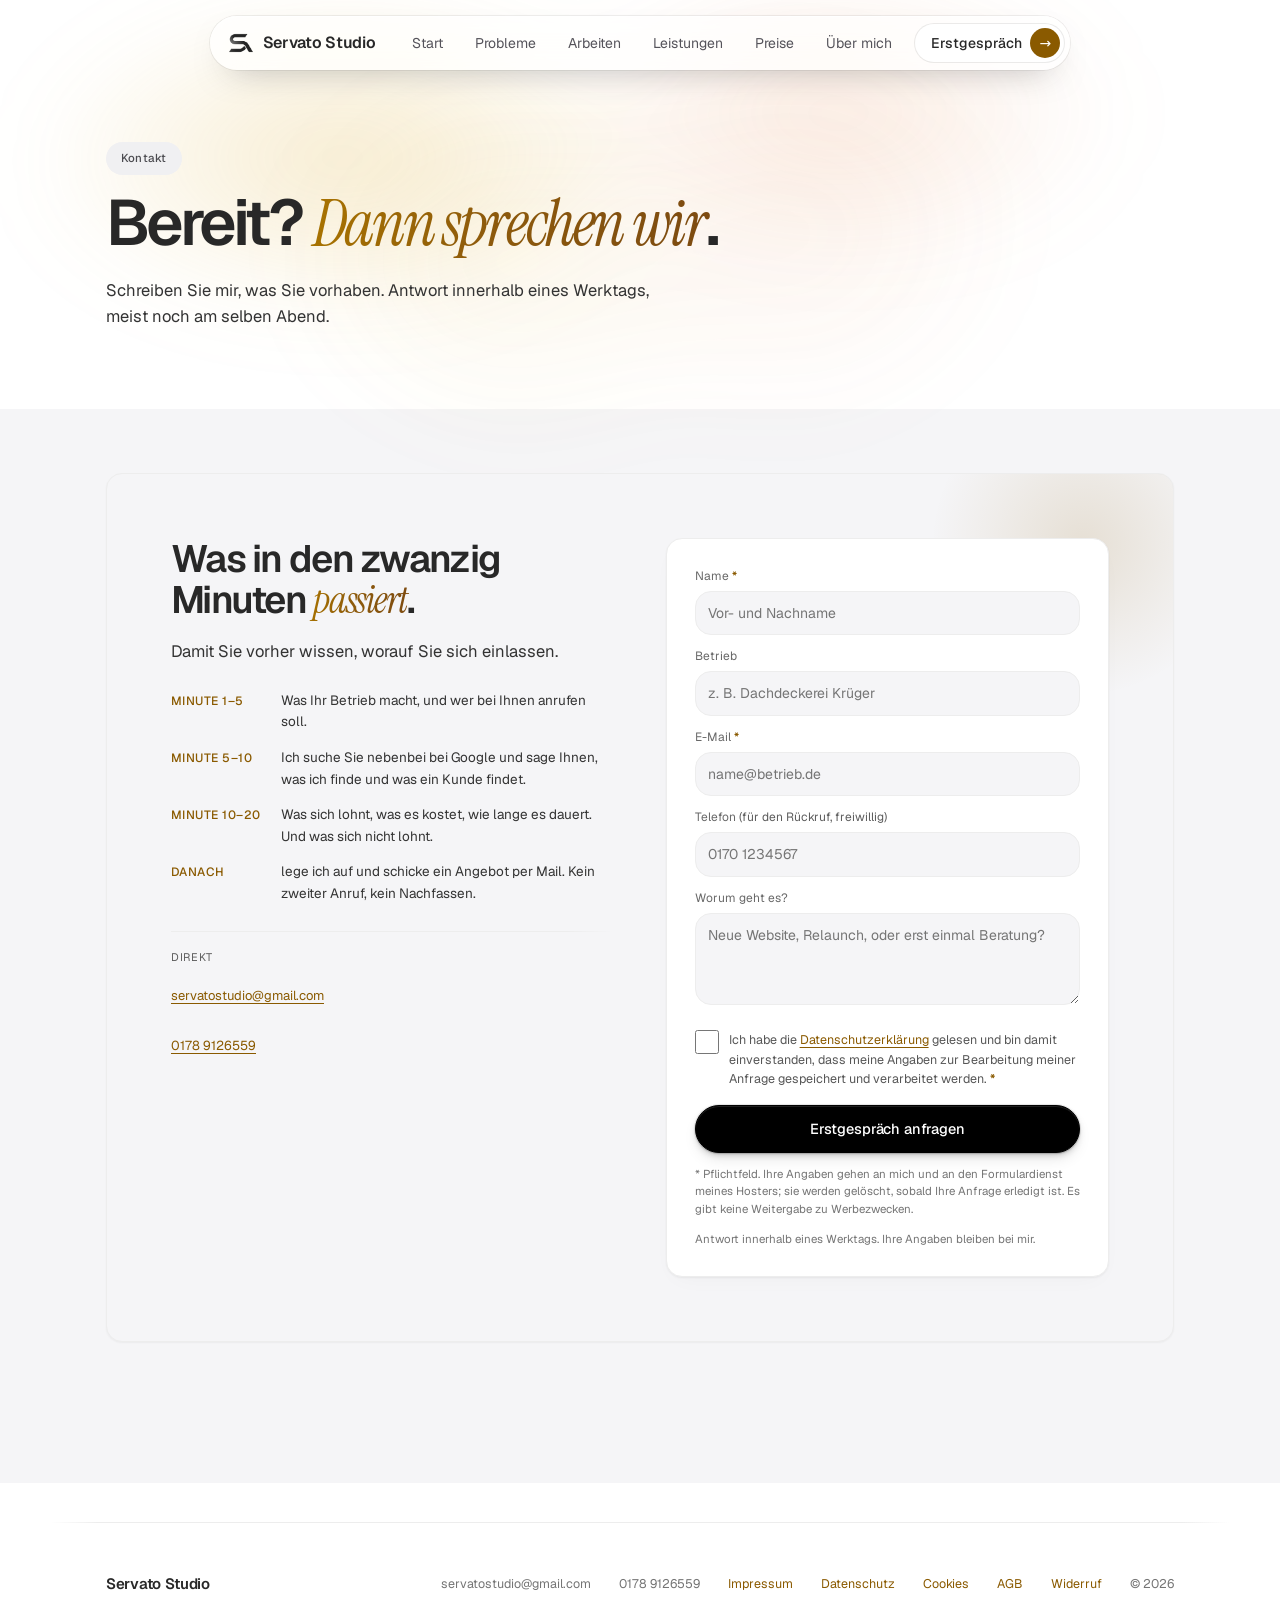
<file: kontakt.html>
﻿<!DOCTYPE html>
<html lang="de">
<head>
<meta charset="utf-8">
<meta name="viewport" content="width=device-width, initial-scale=1">
<title>Webdesign-Erstgespräch kostenlos anfragen · Servato Studio</title>
<meta name="description" content="Erstgespräch anfragen, kostenlos und unverbindlich. Antwort innerhalb eines Werktags. Für Betriebe in Baden-Württemberg und deutschlandweit.">
<meta name="theme-color" content="#ffffff">
<link rel="canonical" href="https://servatostudio.de/kontakt">

<!-- Vorschau beim Teilen (WhatsApp, LinkedIn, Signal, Slack) -->
<meta property="og:type" content="website">
<meta property="og:site_name" content="Servato Studio">
<meta property="og:locale" content="de_DE">
<meta property="og:url" content="https://servatostudio.de/kontakt">
<meta property="og:title" content="Webdesign-Erstgespräch kostenlos anfragen · Servato Studio">
<meta property="og:description" content="Erstgespräch anfragen, kostenlos und unverbindlich. Antwort innerhalb eines Werktags. Für Betriebe in Baden-Württemberg und deutschlandweit.">
<meta property="og:image" content="https://servatostudio.de/assets/og-image-2.png">
<meta property="og:image:width" content="1200">
<meta property="og:image:height" content="630">
<meta property="og:image:alt" content="Servato Studio · Websites für lokale Unternehmen, deutschlandweit">
<meta name="twitter:card" content="summary_large_image">
<script type="application/ld+json">
{
  "@context": "https://schema.org",
  "@type": "BreadcrumbList",
  "itemListElement": [
    {
      "@type": "ListItem",
      "position": 1,
      "name": "Start",
      "item": "https://servatostudio.de/"
    },
    {
      "@type": "ListItem",
      "position": 2,
      "name": "Kontakt",
      "item": "https://servatostudio.de/kontakt"
    }
  ]
}
</script>
<link rel="icon" href="/favicon.ico" sizes="16x16 32x32 48x48">
<link rel="icon" href="/assets/favicon-96.png" type="image/png" sizes="96x96">
<link rel="icon" href="/assets/favicon-192.png" type="image/png" sizes="192x192">
<link rel="apple-touch-icon" href="/assets/apple-touch-icon.png">
<link rel="manifest" href="/site.webmanifest">
<link rel="preload" href="fonts/geist-latin.woff2" as="font" type="font/woff2" crossorigin>
<link rel="preload" href="fonts/instrument-serif-latin-italic.woff2" as="font" type="font/woff2" crossorigin>
<!-- ?v=N an den Stylesheets: Browser halten CSS hartnaeckig im Cache.
     Beim Aendern des Designs saehe man sonst die alte Fassung und suchte den
     Fehler im Code statt im Cache. Zahl bei jeder Aenderung hochzaehlen. -->
<link rel="stylesheet" href="fonts/fonts.css?v=49">
<link rel="stylesheet" href="styles/nocturne.css?v=49">
<link rel="stylesheet" href="styles/site.css?v=49">
<link rel="stylesheet" href="styles/hell.css?v=49">
<link rel="stylesheet" href="styles/apple.css?v=49">
</head>
<body>

<a class="skip-link" href="#inhalt">Zum Inhalt springen</a>

<header class="header">
  <div class="header__inner">
    <a class="header__brand" href="index.html"><img class="header__mark" src="assets/logo-mark.png" alt="" width="28" height="22">Servato&nbsp;Studio</a>
    <nav class="header__nav" aria-label="Hauptnavigation">
      <a href="index.html">Start</a>
      <a href="probleme.html">Probleme</a>
      <a href="arbeiten.html">Arbeiten</a>
      <a href="leistungen.html">Leistungen</a>
      <a href="preise.html">Preise</a>
      <a href="ueber.html">Über mich</a>
    </nav>
    <a class="header__cta" href="#formular"><span>Erstgespräch</span><span class="header__cta-pfeil" aria-hidden="true">→</span></a>
    <button type="button" class="header__burger" data-menu-open
            aria-expanded="false" aria-controls="mobilmenu" aria-label="Menü öffnen">
      <span></span><span></span><span></span>
    </button>
  </div>
</header>

<!-- Menü steht bewusst AUSSERHALB von <header> — Begründung in styles/site.css -->
<div class="menu" id="mobilmenu" data-menu hidden>
  <nav class="menu__panel" aria-label="Menü">
    <div class="menu__top">
      <a class="menu__brand" href="index.html"><img src="assets/logo-mark.png" alt="" width="28" height="22">Servato&nbsp;Studio</a>
      <button type="button" class="menu__close" data-menu-close aria-label="Menü schließen">✕</button>
    </div>
    <a href="index.html">Start</a>
    <a href="probleme.html">Probleme</a>
    <a href="arbeiten.html">Arbeiten</a>
    <a href="leistungen.html">Leistungen</a>
    <a href="preise.html">Preise</a>
    <a href="ueber.html">Über mich</a>
    <a class="btn btn--accent btn--block" href="#formular">Erstgespräch anfragen</a>
  </nav>
</div>

<main id="inhalt">

<section class="wrap page-hero schein schein--f">
  <div class="kicker">Kontakt</div>
  <h1>Bereit? <em class="serif">Dann sprechen wir</em>.</h1>
  <p class="muted">Schreiben Sie mir, was Sie vorhaben. Antwort innerhalb eines Werktags, meist noch am selben Abend.</p>
</section>

<!-- Graues Band im Apple-Look: der .wrap sitzt INNEN, damit die
     Flaeche ueber die volle Fensterbreite laeuft. -->
<div class="band">
<section class="wrap" id="formular" data-reveal style="margin-bottom:clamp(40px,6vw,80px)">
  <div class="contact">
    <div class="contact__glow" aria-hidden="true"></div>
    <div class="contact__col">
      <h2>Was in den zwanzig Minuten <em class="serif">passiert</em>.</h2>
      <p class="contact__lead muted">Damit Sie vorher wissen, worauf Sie sich einlassen.</p>
      <ul class="contact__points contact__points--plan">
        <li><b>Minute 1–5</b><span>Was Ihr Betrieb macht, und wer bei Ihnen anrufen soll.</span></li>
        <li><b>Minute 5–10</b><span>Ich suche Sie nebenbei bei Google und sage Ihnen, was ich finde und was ein Kunde findet.</span></li>
        <li><b>Minute 10–20</b><span>Was sich lohnt, was es kostet, wie lange es dauert. Und was sich nicht lohnt.</span></li>
        <li><b>Danach</b><span>lege ich auf und schicke ein Angebot per Mail. Kein zweiter Anruf, kein Nachfassen.</span></li>
      </ul>
      <div class="rule-top" style="margin-top:26px;padding-top:18px;font-size:13px">
        <div class="muted-2" style="font-size:11px;letter-spacing:0.06em;text-transform:uppercase;margin-bottom:8px">Direkt</div>
        <div style="display:flex;flex-direction:column;gap:6px">
          <a href="mailto:servatostudio@gmail.com">servatostudio@gmail.com</a>
          <a href="tel:+491789126559">0178 9126559</a>
        </div>
      </div>
    </div>

    <form class="form" data-contact-form name="kontakt" method="POST"
          data-netlify="true" netlify-honeypot="bot-field" novalidate>
      <input type="hidden" name="form-name" value="kontakt">
      <p class="form__hp" aria-hidden="true"><label>Dieses Feld bitte leer lassen: <input name="bot-field" tabindex="-1" autocomplete="off"></label></p>
      <div>
        <label for="sv-name">Name <span class="form__pflicht" aria-hidden="true">*</span></label>
        <input id="sv-name" name="name" required autocomplete="name" placeholder="Vor- und Nachname">
      </div>
      <div>
        <label for="sv-company">Betrieb</label>
        <input id="sv-company" name="betrieb" autocomplete="organization" placeholder="z. B. Dachdeckerei Krüger">
      </div>
      <div>
        <label for="sv-mail">E-Mail <span class="form__pflicht" aria-hidden="true">*</span></label>
        <input id="sv-mail" name="email" type="email" required autocomplete="email"
               inputmode="email" placeholder="name@betrieb.de">
      </div>
      <!-- Das Angebot ist ein Telefonat — dann muss das Formular auch eine
           Nummer erfragen. Freiwillig, damit es niemanden abschreckt. -->
      <div>
        <label for="sv-phone">Telefon <span class="form__opt">(für den Rückruf, freiwillig)</span></label>
        <input id="sv-phone" name="telefon" type="tel" autocomplete="tel"
               inputmode="tel" placeholder="0170 1234567">
      </div>
      <div>
        <label for="sv-msg">Worum geht es?</label>
        <textarea id="sv-msg" name="nachricht" placeholder="Neue Website, Relaunch, oder erst einmal Beratung?"></textarea>
      </div>
      <!-- Art. 13 DSGVO verlangt, dass die Betroffenen ZUM ZEITPUNKT der
           Erhebung informiert werden — ein Link im Fuss reicht dafür nicht.
           Das Kästchen ist bewusst als Kenntnisnahme formuliert, nicht als
           Einwilligung: Rechtsgrundlage ist Art. 6 Abs. 1 lit. b/f DSGVO,
           eine Einwilligung wäre die falsche Grundlage und jederzeit
           widerrufbar. Es dokumentiert nur, dass der Hinweis sichtbar war. -->
      <div class="form__zustimmung">
        <input type="checkbox" id="sv-datenschutz" name="datenschutz" required value="gelesen">
        <label for="sv-datenschutz">Ich habe die <a href="datenschutz.html">Datenschutzerklärung</a>
          gelesen und bin damit einverstanden, dass meine Angaben zur Bearbeitung meiner
          Anfrage gespeichert und verarbeitet werden. <span class="form__pflicht" aria-hidden="true">*</span></label>
      </div>
      <button type="submit" class="btn btn--accent btn--block">Erstgespräch anfragen</button>
      <p class="form__legende muted-3"><span aria-hidden="true">*</span> Pflichtfeld. Ihre Angaben
        gehen an mich und an den Formulardienst meines Hosters; sie werden gelöscht, sobald Ihre
        Anfrage erledigt ist. Es gibt keine Weitergabe zu Werbezwecken.</p>
      <p class="form__note muted-3" data-form-note role="status">Antwort innerhalb eines Werktags. Ihre Angaben bleiben bei mir.</p>
    </form>
  </div>
</section>
</div>

</main>

<footer class="wrap footer">
  <span class="footer__brand">Servato Studio</span>
  <a href="mailto:servatostudio@gmail.com">servatostudio@gmail.com</a>
  <a href="tel:+491789126559">0178 9126559</a>
  <a class="footer__legal" href="impressum.html">Impressum</a>
  <a class="footer__legal" href="datenschutz.html">Datenschutz</a>
  <a class="footer__legal" href="cookies.html">Cookies</a>
  <a class="footer__legal" href="agb.html">AGB</a>
  <a class="footer__legal" href="widerruf.html">Widerruf</a>
  <span class="footer__copy">© 2026</span>
</footer>

<script src="js/app.js?v=49"></script>
</body>
</html>
</file>
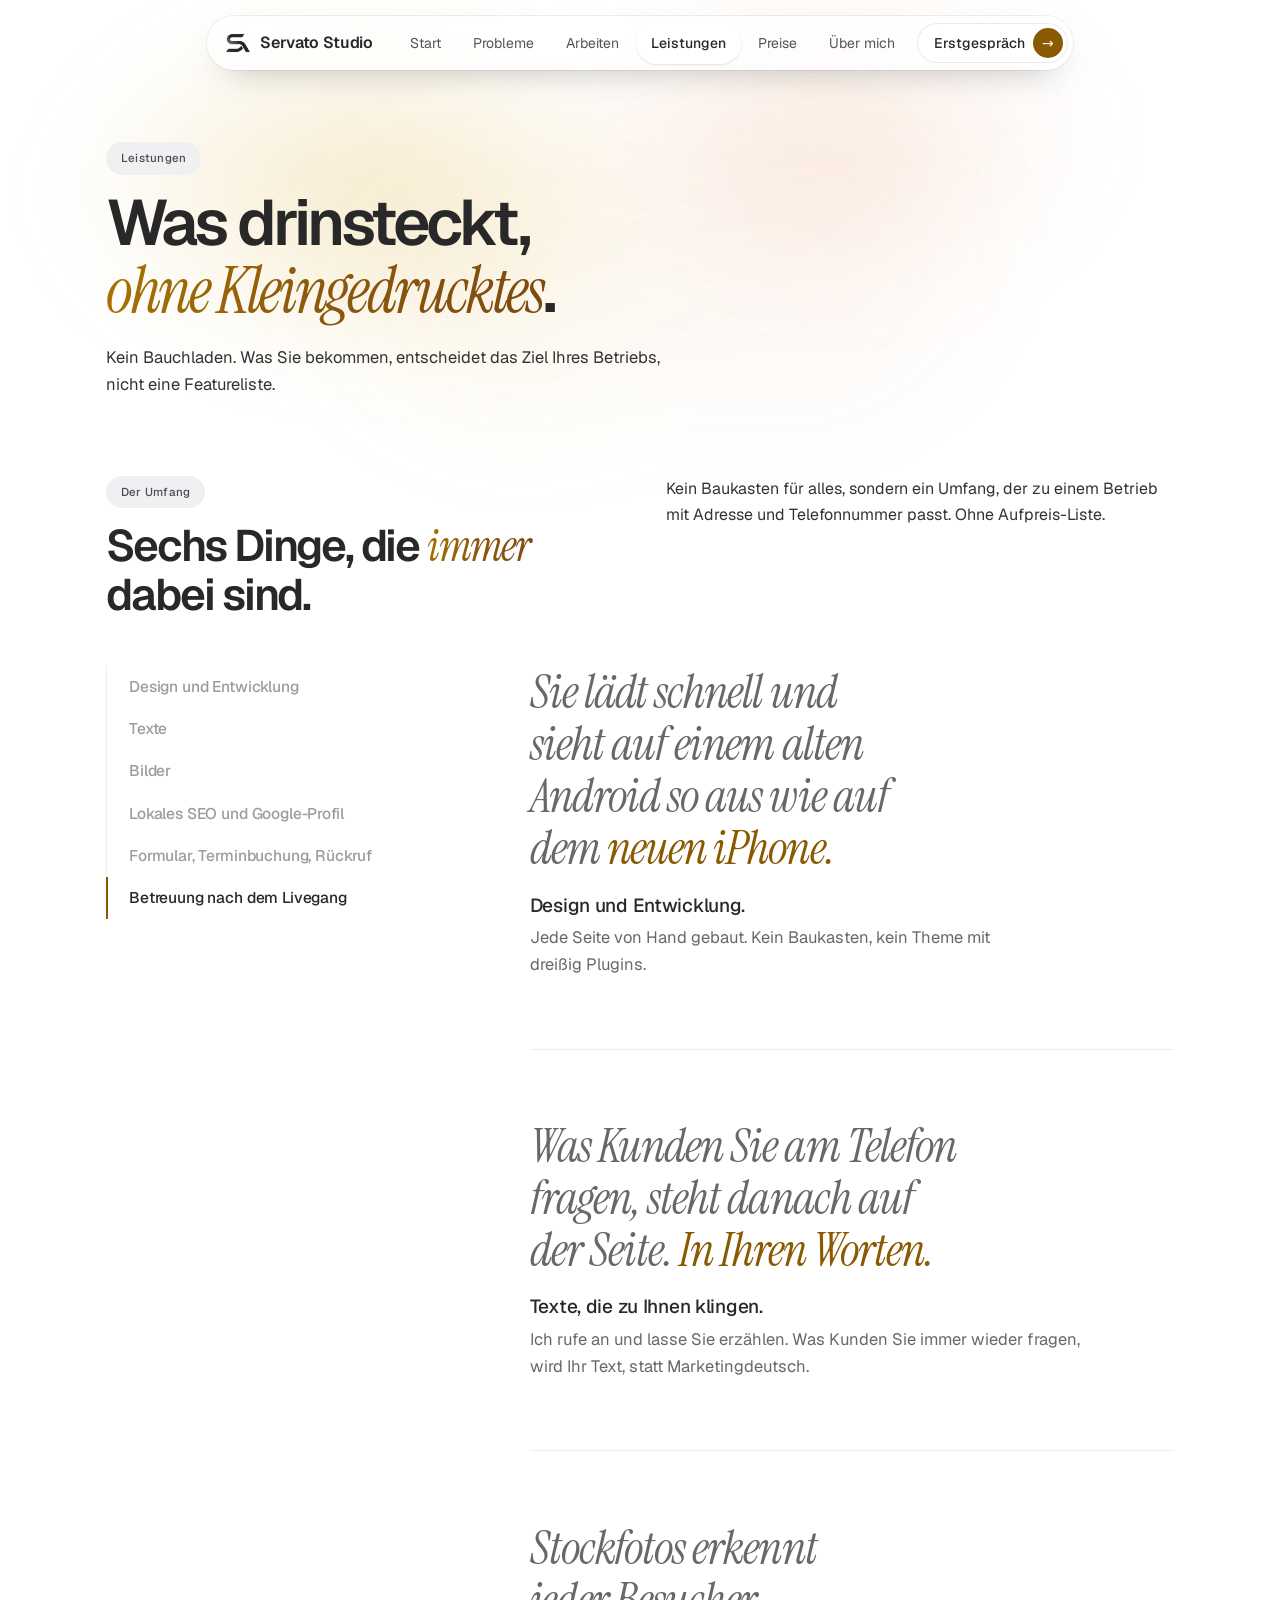
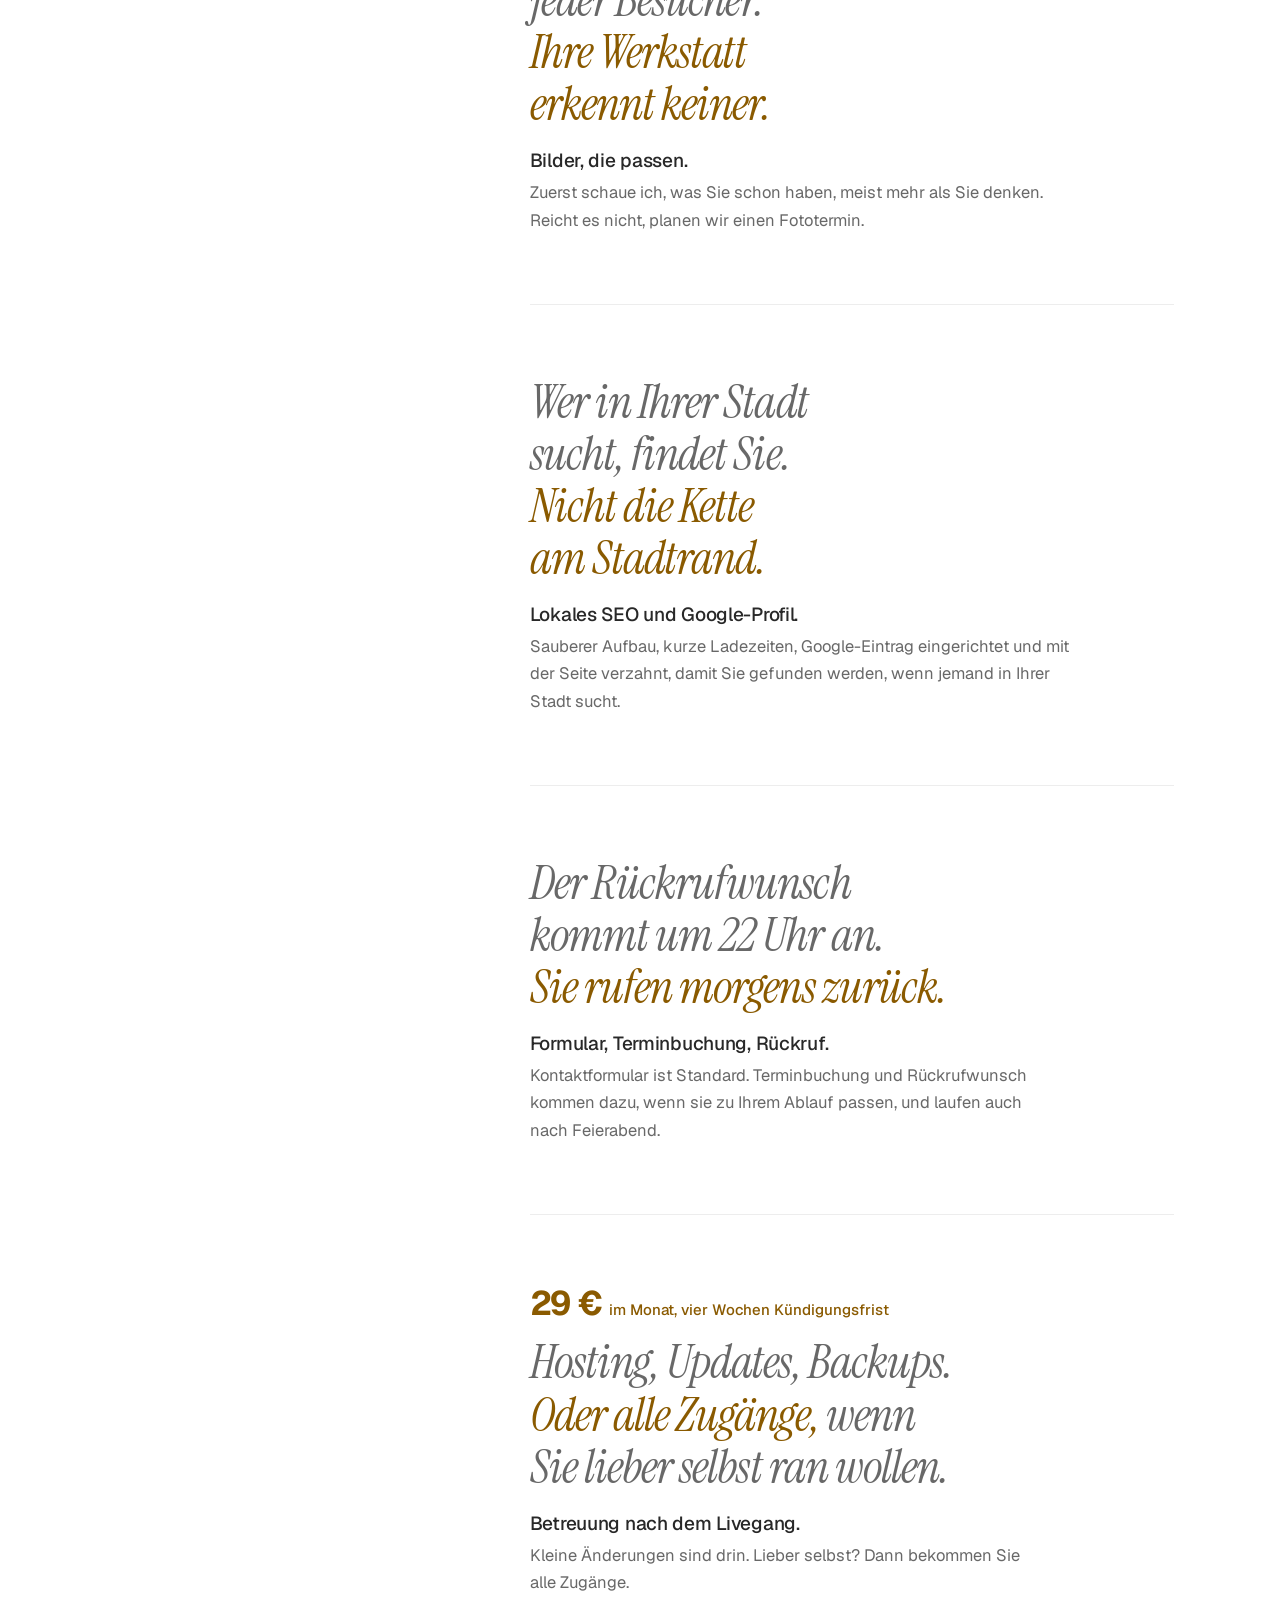
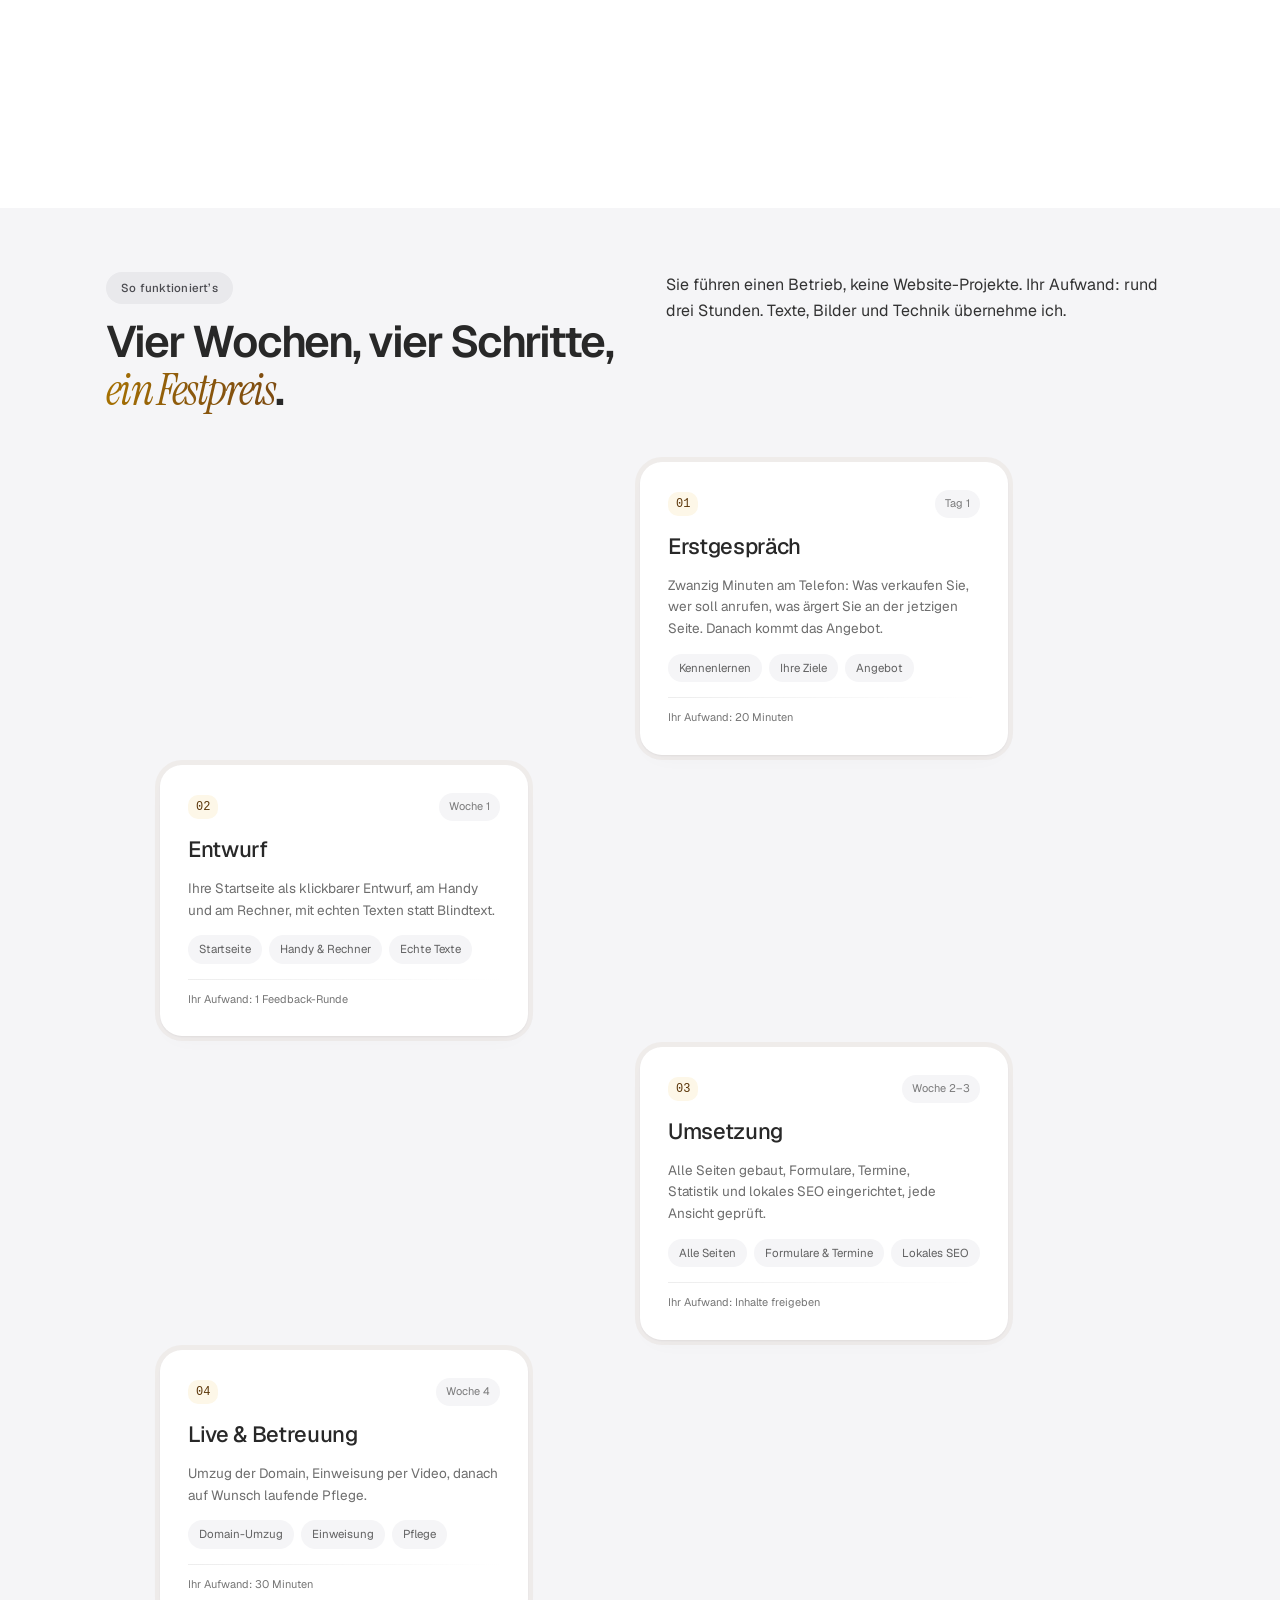
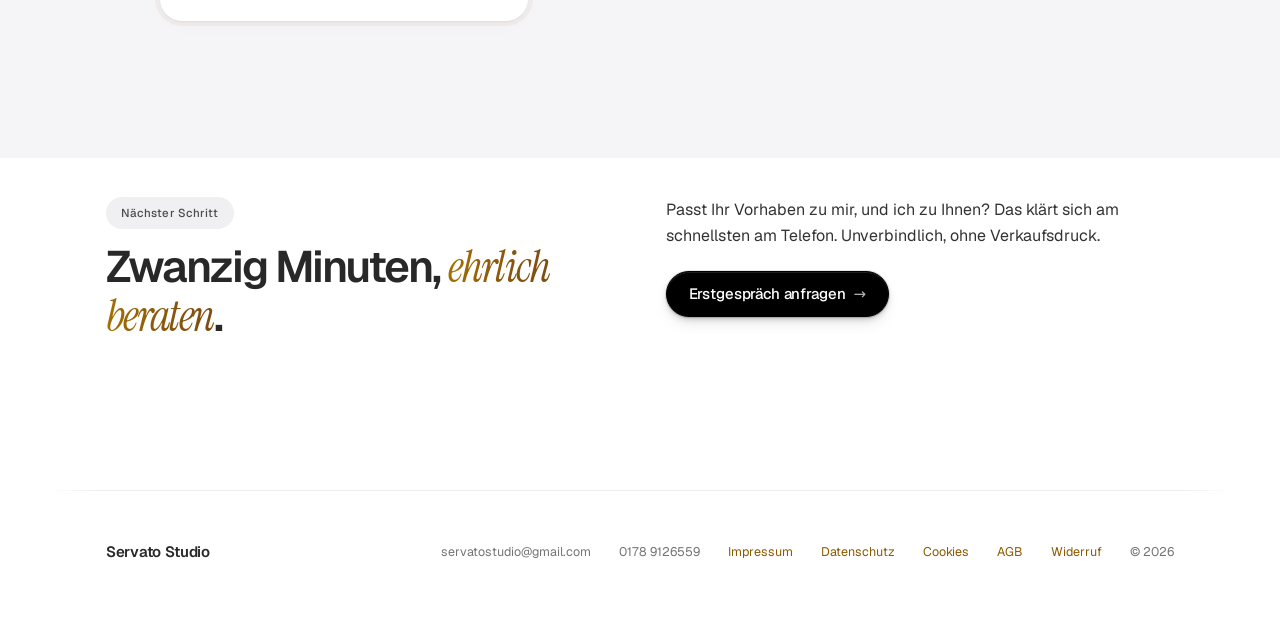
<file: leistungen.html>
﻿<!DOCTYPE html>
<html lang="de">
<head>
<meta charset="utf-8">
<meta name="viewport" content="width=device-width, initial-scale=1">
<title>Webdesign, Texte &amp; lokales SEO · Servato Studio</title>
<meta name="description" content="Design, Entwicklung, Texte und lokales SEO von einer Person. Vier Wochen vom Erstgespräch bis live, für Betriebe in Baden-Württemberg und bundesweit.">
<meta name="theme-color" content="#ffffff">
<link rel="canonical" href="https://servatostudio.de/leistungen">

<!-- Vorschau beim Teilen (WhatsApp, LinkedIn, Signal, Slack) -->
<meta property="og:type" content="website">
<meta property="og:site_name" content="Servato Studio">
<meta property="og:locale" content="de_DE">
<meta property="og:url" content="https://servatostudio.de/leistungen">
<meta property="og:title" content="Webdesign, Texte &amp; lokales SEO · Servato Studio">
<meta property="og:description" content="Design, Entwicklung, Texte und lokales SEO von einer Person. Vier Wochen vom Erstgespräch bis live, für Betriebe in Baden-Württemberg und bundesweit.">
<meta property="og:image" content="https://servatostudio.de/assets/og-image-2.png">
<meta property="og:image:width" content="1200">
<meta property="og:image:height" content="630">
<meta property="og:image:alt" content="Servato Studio · Websites für lokale Unternehmen, deutschlandweit">
<meta name="twitter:card" content="summary_large_image">
<script type="application/ld+json">
{
  "@context": "https://schema.org",
  "@type": "BreadcrumbList",
  "itemListElement": [
    {
      "@type": "ListItem",
      "position": 1,
      "name": "Start",
      "item": "https://servatostudio.de/"
    },
    {
      "@type": "ListItem",
      "position": 2,
      "name": "Leistungen",
      "item": "https://servatostudio.de/leistungen"
    }
  ]
}
</script>
<link rel="icon" href="/favicon.ico" sizes="16x16 32x32 48x48">
<link rel="icon" href="/assets/favicon-96.png" type="image/png" sizes="96x96">
<link rel="icon" href="/assets/favicon-192.png" type="image/png" sizes="192x192">
<link rel="apple-touch-icon" href="/assets/apple-touch-icon.png">
<link rel="manifest" href="/site.webmanifest">
<link rel="preload" href="fonts/geist-latin.woff2" as="font" type="font/woff2" crossorigin>
<link rel="preload" href="fonts/instrument-serif-latin-italic.woff2" as="font" type="font/woff2" crossorigin>
<!-- ?v=N an den Stylesheets: Browser halten CSS hartnaeckig im Cache.
     Beim Aendern des Designs saehe man sonst die alte Fassung und suchte den
     Fehler im Code statt im Cache. Zahl bei jeder Aenderung hochzaehlen. -->
<link rel="stylesheet" href="fonts/fonts.css?v=49">
<link rel="stylesheet" href="styles/nocturne.css?v=49">
<link rel="stylesheet" href="styles/site.css?v=49">
<link rel="stylesheet" href="styles/hell.css?v=49">
<link rel="stylesheet" href="styles/apple.css?v=49">
</head>
<body>

<a class="skip-link" href="#inhalt">Zum Inhalt springen</a>

<header class="header">
  <div class="header__inner">
    <a class="header__brand" href="index.html"><img class="header__mark" src="assets/logo-mark.png" alt="" width="28" height="22">Servato&nbsp;Studio</a>
    <nav class="header__nav" aria-label="Hauptnavigation">
      <a href="index.html">Start</a>
      <a href="probleme.html">Probleme</a>
      <a href="arbeiten.html">Arbeiten</a>
      <a href="leistungen.html" class="active" aria-current="page">Leistungen</a>
      <a href="preise.html">Preise</a>
      <a href="ueber.html">Über mich</a>
    </nav>
    <a class="header__cta" href="kontakt.html"><span>Erstgespräch</span><span class="header__cta-pfeil" aria-hidden="true">→</span></a>
    <button type="button" class="header__burger" data-menu-open
            aria-expanded="false" aria-controls="mobilmenu" aria-label="Menü öffnen">
      <span></span><span></span><span></span>
    </button>
  </div>
</header>

<!-- Menü steht bewusst AUSSERHALB von <header> — Begründung in styles/site.css -->
<div class="menu" id="mobilmenu" data-menu hidden>
  <nav class="menu__panel" aria-label="Menü">
    <div class="menu__top">
      <a class="menu__brand" href="index.html"><img src="assets/logo-mark.png" alt="" width="28" height="22">Servato&nbsp;Studio</a>
      <button type="button" class="menu__close" data-menu-close aria-label="Menü schließen">✕</button>
    </div>
    <a href="index.html">Start</a>
    <a href="probleme.html">Probleme</a>
    <a href="arbeiten.html">Arbeiten</a>
    <a href="leistungen.html" aria-current="page">Leistungen</a>
    <a href="preise.html">Preise</a>
    <a href="ueber.html">Über mich</a>
    <a class="btn btn--accent btn--block" href="kontakt.html">Erstgespräch anfragen</a>
  </nav>
</div>

<main id="inhalt">

<section class="wrap page-hero schein schein--c">
  <div class="kicker">Leistungen</div>
  <!-- &nbsp; vor dem Gedankenstrich: er darf nie eine Zeile anführen -->
  <h1>Was drinsteckt, <em class="serif">ohne Kleingedrucktes</em>.</h1>
  <p class="muted">Kein Bauchladen. Was Sie bekommen, entscheidet das Ziel Ihres Betriebs, nicht eine Featureliste.</p>
</section>

<section class="wrap section" id="umfang" style="padding-top:clamp(20px,3vw,40px)">
  <div class="split">
    <div>
      <div class="kicker">Der Umfang</div>
      <h2>Sechs Dinge, die <em class="serif">immer</em> dabei sind.</h2>
    </div>
    <p class="lead muted">Kein Baukasten für alles, sondern ein Umfang, der zu einem Betrieb mit Adresse und Telefonnummer passt. Ohne Aufpreis-Liste.</p>
  </div>

  <!-- Der Index: links die feststehende Liste mit der wandernden Goldmarke,
       rechts jeder Punkt mit einem Satz in der Serife als Auftakt. Die
       Liste ist echte Navigation (Sprungmarken), nicht Zierde. Die
       Illumination der Saetze laeuft ueber den Scrollweg (CSS view()),
       das Skript setzt nur die Marke und die aktive Zeile. -->
  <div class="idx">
    <nav class="idx__nav" aria-label="Die sechs Leistungen">
      <ul class="idx__liste">
        <li><a href="#l-design" class="aktiv" aria-current="true">Design und Entwicklung</a></li>
        <li><a href="#l-texte">Texte</a></li>
        <li><a href="#l-bilder">Bilder</a></li>
        <li><a href="#l-seo">Lokales SEO und Google-Profil</a></li>
        <li><a href="#l-formular">Formular, Terminbuchung, Rückruf</a></li>
        <li><a href="#l-betreuung">Betreuung nach dem Livegang</a></li>
      </ul>
      <span class="idx__marke" aria-hidden="true"></span>
    </nav>

    <div class="idx__inhalt">
      <article class="idx__item" id="l-design">
        <p class="idx__satz">Sie lädt schnell und sieht auf einem alten Android so aus wie auf dem <em>neuen iPhone.</em></p>
        <h3>Design und Entwicklung.</h3>
        <p>Jede Seite von Hand gebaut. Kein Baukasten, kein Theme mit dreißig Plugins.</p>
      </article>
      <article class="idx__item" id="l-texte">
        <p class="idx__satz">Was Kunden Sie am Telefon fragen, steht danach auf der Seite. <em>In Ihren Worten.</em></p>
        <h3>Texte, die zu Ihnen klingen.</h3>
        <p>Ich rufe an und lasse Sie erzählen. Was Kunden Sie immer wieder fragen, wird Ihr Text, statt Marketingdeutsch.</p>
      </article>
      <article class="idx__item" id="l-bilder">
        <p class="idx__satz">Stockfotos erkennt jeder Besucher. <em>Ihre Werkstatt erkennt keiner.</em></p>
        <h3>Bilder, die passen.</h3>
        <p>Zuerst schaue ich, was Sie schon haben, meist mehr als Sie denken. Reicht es nicht, planen wir einen Fototermin.</p>
      </article>
      <article class="idx__item" id="l-seo">
        <p class="idx__satz">Wer in Ihrer Stadt sucht, findet Sie. <em>Nicht die Kette am Stadtrand.</em></p>
        <h3>Lokales SEO und Google-Profil.</h3>
        <p>Sauberer Aufbau, kurze Ladezeiten, Google-Eintrag eingerichtet und mit der Seite verzahnt, damit Sie gefunden werden, wenn jemand in Ihrer Stadt sucht.</p>
      </article>
      <article class="idx__item" id="l-formular">
        <p class="idx__satz">Der Rückrufwunsch kommt um 22 Uhr an. <em>Sie rufen morgens zurück.</em></p>
        <h3>Formular, Terminbuchung, Rückruf.</h3>
        <p>Kontaktformular ist Standard. Terminbuchung und Rückrufwunsch kommen dazu, wenn sie zu Ihrem Ablauf passen, und laufen auch nach Feierabend.</p>
      </article>
      <article class="idx__item" id="l-betreuung">
        <p class="idx__preis"><b>29&nbsp;€</b> im Monat, vier Wochen Kündigungsfrist</p>
        <p class="idx__satz">Hosting, Updates, Backups. <em>Oder alle Zugänge,</em> wenn Sie lieber selbst ran wollen.</p>
        <h3>Betreuung nach dem Livegang.</h3>
        <p>Kleine Änderungen sind drin. Lieber selbst? Dann bekommen Sie alle Zugänge.</p>
      </article>
    </div>
  </div>
</section>

<!-- Ablauf -->
<!-- Graues Band im Apple-Look: der .wrap sitzt INNEN, damit die
     Flaeche ueber die volle Fensterbreite laeuft. -->
<div class="band">
<section class="wrap section" id="ablauf" data-reveal>
  <div class="split">
    <div>
      <div class="kicker">So funktioniert’s</div>
      <h2>Vier Wochen, vier Schritte, <em class="serif">ein Festpreis</em>.</h2>
    </div>
    <p class="lead muted">Sie führen einen Betrieb, keine Website-Projekte. Ihr Aufwand: rund drei Stunden. Texte, Bilder und Technik übernehme ich.</p>
  </div>
  <!-- Der Pfad ist nicht gezeichnet, sondern gerechnet — nach derselben
       Formel wie beim Vorbild, mit 960 x 1216 als Bezugsgroesse:

         Anker x  = 30 % (links) bzw. 70 % (rechts) der Spurbreite
         Anker y  = Mitte jeder gleich hohen Reihe (12,5 / 37,5 / 62,5 / 87,5 %)
         Zwischen zwei Ankern: Kontrollpunkte auf halber Hoehendifferenz
         Einlauf  von x = 130 % / y = 1,5 %   (rechts oben, ausserhalb)
         Auslauf  nach x = 130 % / y = 99 %   (rechts unten, ausserhalb)

       Der Ein- und Auslauf ist der Teil, der vorher ganz fehlte: das Band
       fing einfach an der ersten Karte an und hoerte an der letzten auf, statt
       von aussen herein- und wieder hinauszulaufen.

       Die 1216 sind die gemessene Hoehe der Spur. Weicht die echte Hoehe stark
       ab, zieht preserveAspectRatio="none" die Kurve etwas laenger oder
       kuerzer — die Anker sitzen weiter richtig, nur die Rundung wird flacher
       oder steiler. -->
  <div class="pfad">
    <svg class="pfad__linie" viewBox="0 0 960 1216" preserveAspectRatio="none" aria-hidden="true" focusable="false">
      <path class="pfad__zug" pathLength="1" vector-effect="non-scaling-stroke"
            d="M 1248.0 18.2 C 988.8 18.2, 672.0 78.4, 672.0 152.0 C 672.0 304.0, 288.0 304.0, 288.0 456.0 C 288.0 608.0, 672.0 608.0, 672.0 760.0 C 672.0 912.0, 288.0 912.0, 288.0 1064.0 C 288.0 1140.9, 816.0 1203.8, 1248.0 1203.8"/>
    </svg>

    <ol class="pfad__stufen">
      <li class="pfad__stufe">
        <div class="karte-stufe">
          <div class="karte-stufe__kopf">
            <span class="mono karte-stufe__no">01</span>
            <span class="karte-stufe__zeit">Tag 1</span>
          </div>
          <div class="karte-stufe__titel">Erstgespräch</div>
          <p>Zwanzig Minuten am Telefon: Was verkaufen Sie, wer soll anrufen, was ärgert Sie an der jetzigen Seite. Danach kommt das Angebot.</p>
          <ul class="karte-stufe__marken">
            <li>Kennenlernen</li><li>Ihre Ziele</li><li>Angebot</li>
          </ul>
          <div class="karte-stufe__aufwand muted-3 rule-top rule-fade">Ihr Aufwand: 20 Minuten</div>
        </div>
      </li>
      <li class="pfad__stufe">
        <div class="karte-stufe">
          <div class="karte-stufe__kopf">
            <span class="mono karte-stufe__no">02</span>
            <span class="karte-stufe__zeit">Woche 1</span>
          </div>
          <div class="karte-stufe__titel">Entwurf</div>
          <p>Ihre Startseite als klickbarer Entwurf, am Handy und am Rechner, mit echten Texten statt Blindtext.</p>
          <ul class="karte-stufe__marken">
            <li>Startseite</li><li>Handy &amp; Rechner</li><li>Echte Texte</li>
          </ul>
          <div class="karte-stufe__aufwand muted-3 rule-top rule-fade">Ihr Aufwand: 1 Feedback-Runde</div>
        </div>
      </li>
      <li class="pfad__stufe">
        <div class="karte-stufe">
          <div class="karte-stufe__kopf">
            <span class="mono karte-stufe__no">03</span>
            <span class="karte-stufe__zeit">Woche 2–3</span>
          </div>
          <div class="karte-stufe__titel">Umsetzung</div>
          <p>Alle Seiten gebaut, Formulare, Termine, Statistik und lokales SEO eingerichtet, jede Ansicht geprüft.</p>
          <ul class="karte-stufe__marken">
            <li>Alle Seiten</li><li>Formulare &amp; Termine</li><li>Lokales SEO</li>
          </ul>
          <div class="karte-stufe__aufwand muted-3 rule-top rule-fade">Ihr Aufwand: Inhalte freigeben</div>
        </div>
      </li>
      <li class="pfad__stufe">
        <div class="karte-stufe">
          <div class="karte-stufe__kopf">
            <span class="mono karte-stufe__no">04</span>
            <span class="karte-stufe__zeit">Woche 4</span>
          </div>
          <div class="karte-stufe__titel">Live &amp; Betreuung</div>
          <p>Umzug der Domain, Einweisung per Video, danach auf Wunsch laufende Pflege.</p>
          <ul class="karte-stufe__marken">
            <li>Domain-Umzug</li><li>Einweisung</li><li>Pflege</li>
          </ul>
          <div class="karte-stufe__aufwand muted-3 rule-top rule-fade">Ihr Aufwand: 30 Minuten</div>
        </div>
      </li>
    </ol>
  </div>
</section>
</div>

<section class="wrap section" data-reveal style="padding-top:0">
  <div class="split">
    <div>
      <div class="kicker">Nächster Schritt</div>
      <h2>Zwanzig Minuten, <em class="serif">ehrlich beraten</em>.</h2>
    </div>
    <div>
      <p class="lead muted">Passt Ihr Vorhaben zu mir, und ich zu Ihnen? Das klärt sich am schnellsten am Telefon. Unverbindlich, ohne Verkaufsdruck.</p>
      <a class="btn btn--accent" href="kontakt.html" style="margin-top:22px">Erstgespräch anfragen <span aria-hidden="true" style="opacity:.7">→</span></a>
    </div>
  </div>
</section>

</main>

<footer class="wrap footer">
  <span class="footer__brand">Servato Studio</span>
  <a href="mailto:servatostudio@gmail.com">servatostudio@gmail.com</a>
  <a href="tel:+491789126559">0178 9126559</a>
  <a class="footer__legal" href="impressum.html">Impressum</a>
  <a class="footer__legal" href="datenschutz.html">Datenschutz</a>
  <a class="footer__legal" href="cookies.html">Cookies</a>
  <a class="footer__legal" href="agb.html">AGB</a>
  <a class="footer__legal" href="widerruf.html">Widerruf</a>
  <span class="footer__copy">© 2026</span>
</footer>

<script src="js/app.js?v=49"></script>
</body>
</html>
</file>
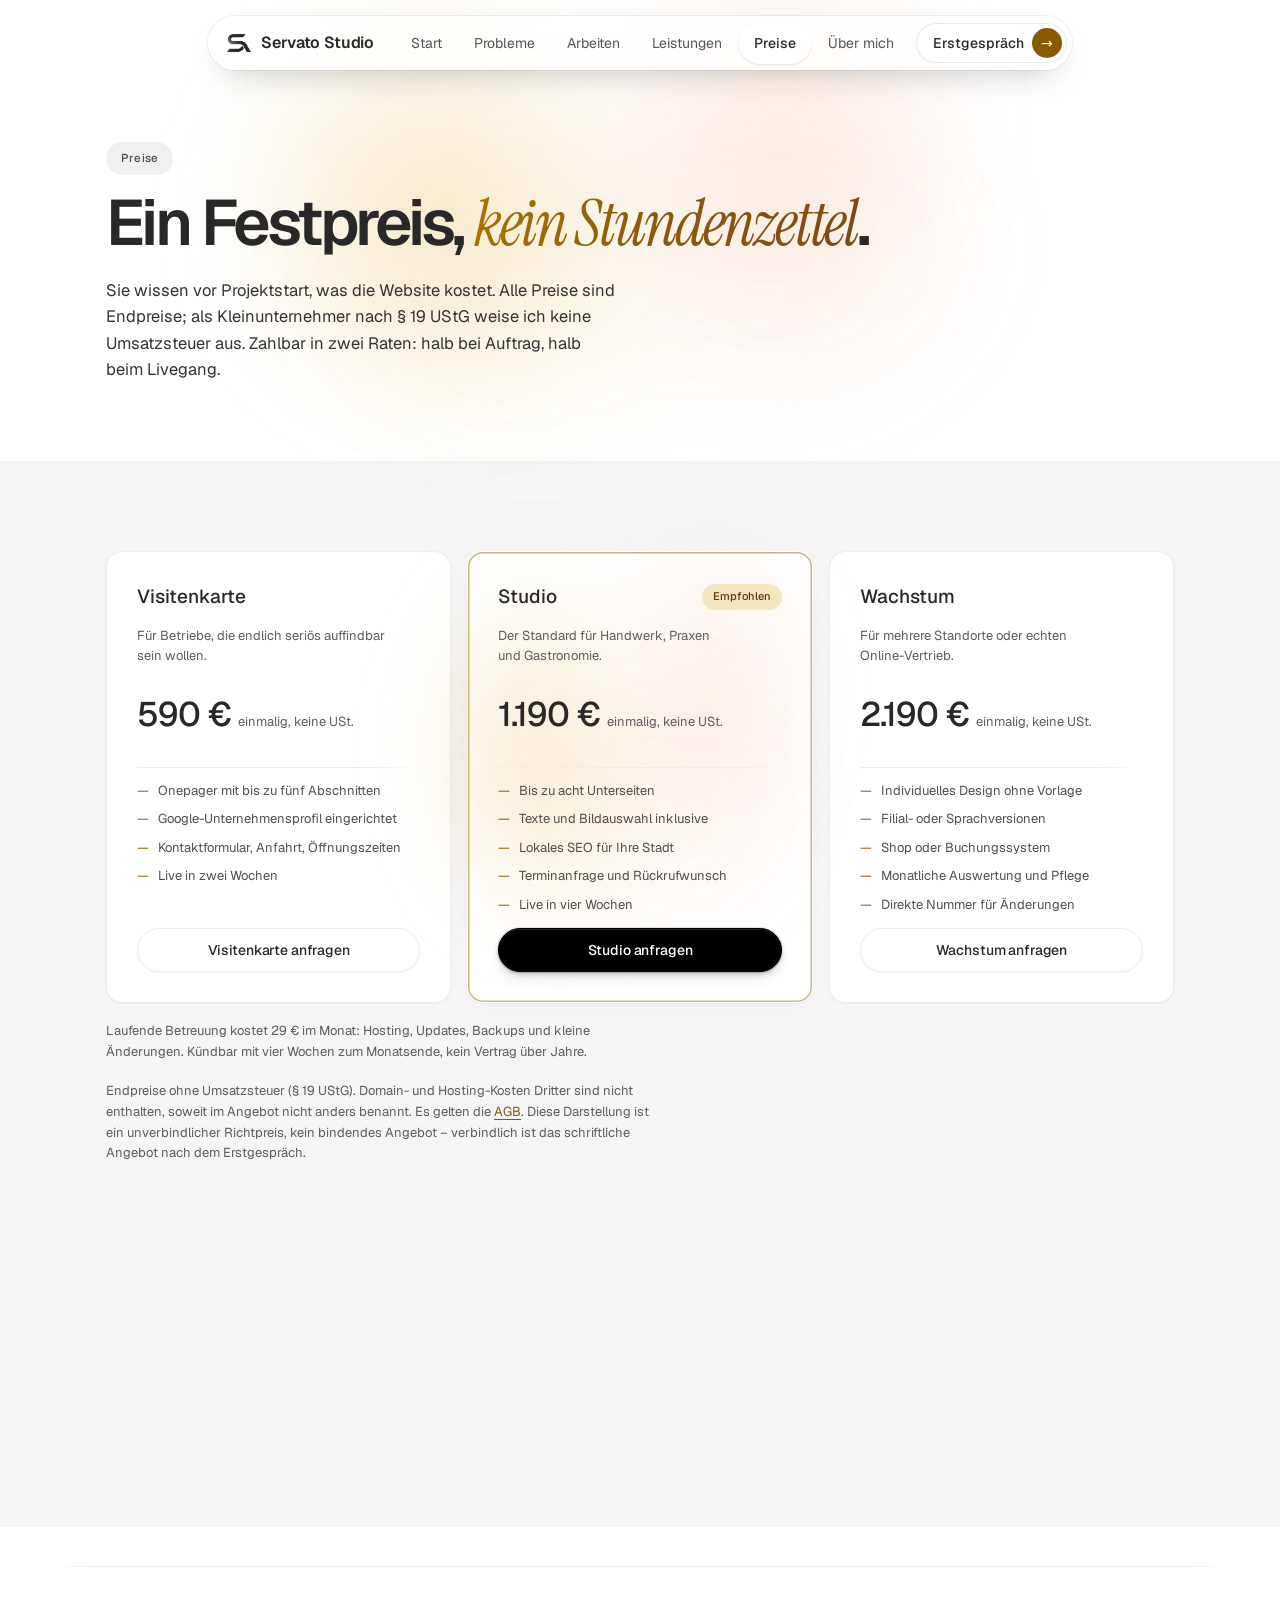
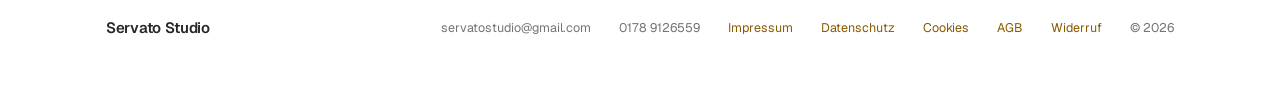
<file: preise.html>
﻿<!DOCTYPE html>
<html lang="de">
<head>
<meta charset="utf-8">
<meta name="viewport" content="width=device-width, initial-scale=1">
<title>Website-Preise: Festpreis ab 590 € · Servato Studio</title>
<meta name="description" content="Drei Festpreis-Pakete zwischen 590 € und 2.190 € für Betriebe in Baden-Württemberg. Plus ein Rechner für Ihr Projekt. Alle Preise vorher schriftlich.">
<meta name="theme-color" content="#ffffff">
<link rel="canonical" href="https://servatostudio.de/preise">

<!-- Vorschau beim Teilen (WhatsApp, LinkedIn, Signal, Slack) -->
<meta property="og:type" content="website">
<meta property="og:site_name" content="Servato Studio">
<meta property="og:locale" content="de_DE">
<meta property="og:url" content="https://servatostudio.de/preise">
<meta property="og:title" content="Website-Preise: Festpreis ab 590 € · Servato Studio">
<meta property="og:description" content="Drei Festpreis-Pakete zwischen 590 € und 2.190 € für Betriebe in Baden-Württemberg. Plus ein Rechner für Ihr Projekt. Alle Preise vorher schriftlich.">
<meta property="og:image" content="https://servatostudio.de/assets/og-image-2.png">
<meta property="og:image:width" content="1200">
<meta property="og:image:height" content="630">
<meta property="og:image:alt" content="Servato Studio · Websites für lokale Unternehmen, deutschlandweit">
<meta name="twitter:card" content="summary_large_image">
<script type="application/ld+json">
{
  "@context": "https://schema.org",
  "@type": "BreadcrumbList",
  "itemListElement": [
    {
      "@type": "ListItem",
      "position": 1,
      "name": "Start",
      "item": "https://servatostudio.de/"
    },
    {
      "@type": "ListItem",
      "position": 2,
      "name": "Preise",
      "item": "https://servatostudio.de/preise"
    }
  ]
}
</script>
<link rel="icon" href="/favicon.ico" sizes="16x16 32x32 48x48">
<link rel="icon" href="/assets/favicon-96.png" type="image/png" sizes="96x96">
<link rel="icon" href="/assets/favicon-192.png" type="image/png" sizes="192x192">
<link rel="apple-touch-icon" href="/assets/apple-touch-icon.png">
<link rel="manifest" href="/site.webmanifest">
<link rel="preload" href="fonts/geist-latin.woff2" as="font" type="font/woff2" crossorigin>
<link rel="preload" href="fonts/instrument-serif-latin-italic.woff2" as="font" type="font/woff2" crossorigin>
<!-- ?v=N an den Stylesheets: Browser halten CSS hartnaeckig im Cache.
     Beim Aendern des Designs saehe man sonst die alte Fassung und suchte den
     Fehler im Code statt im Cache. Zahl bei jeder Aenderung hochzaehlen. -->
<link rel="stylesheet" href="fonts/fonts.css?v=49">
<link rel="stylesheet" href="styles/nocturne.css?v=49">
<link rel="stylesheet" href="styles/site.css?v=49">
<link rel="stylesheet" href="styles/hell.css?v=49">
<link rel="stylesheet" href="styles/apple.css?v=49">
</head>
<body>

<a class="skip-link" href="#inhalt">Zum Inhalt springen</a>

<header class="header">
  <div class="header__inner">
    <a class="header__brand" href="index.html"><img class="header__mark" src="assets/logo-mark.png" alt="" width="28" height="22">Servato&nbsp;Studio</a>
    <nav class="header__nav" aria-label="Hauptnavigation">
      <a href="index.html">Start</a>
      <a href="probleme.html">Probleme</a>
      <a href="arbeiten.html">Arbeiten</a>
      <a href="leistungen.html">Leistungen</a>
      <a href="preise.html" class="active" aria-current="page">Preise</a>
      <a href="ueber.html">Über mich</a>
    </nav>
    <a class="header__cta" href="kontakt.html"><span>Erstgespräch</span><span class="header__cta-pfeil" aria-hidden="true">→</span></a>
    <button type="button" class="header__burger" data-menu-open
            aria-expanded="false" aria-controls="mobilmenu" aria-label="Menü öffnen">
      <span></span><span></span><span></span>
    </button>
  </div>
</header>

<!-- Menü steht bewusst AUSSERHALB von <header> — Begründung in styles/site.css -->
<div class="menu" id="mobilmenu" data-menu hidden>
  <nav class="menu__panel" aria-label="Menü">
    <div class="menu__top">
      <a class="menu__brand" href="index.html"><img src="assets/logo-mark.png" alt="" width="28" height="22">Servato&nbsp;Studio</a>
      <button type="button" class="menu__close" data-menu-close aria-label="Menü schließen">✕</button>
    </div>
    <a href="index.html">Start</a>
    <a href="probleme.html">Probleme</a>
    <a href="arbeiten.html">Arbeiten</a>
    <a href="leistungen.html">Leistungen</a>
    <a href="preise.html" aria-current="page">Preise</a>
    <a href="ueber.html">Über mich</a>
    <a class="btn btn--accent btn--block" href="kontakt.html">Erstgespräch anfragen</a>
  </nav>
</div>

<main id="inhalt">

<section class="wrap page-hero schein schein--d">
  <div class="kicker">Preise</div>
  <h1>Ein Festpreis, <em class="serif">kein Stundenzettel</em>.</h1>
  <p class="muted">Sie wissen vor Projektstart, was die Website kostet. Alle Preise sind Endpreise; als Kleinunternehmer nach § 19 UStG weise ich keine Umsatzsteuer aus. Zahlbar in zwei Raten: halb bei Auftrag, halb beim Livegang.</p>
</section>

<!-- Graues Band im Apple-Look: der .wrap sitzt INNEN, damit die
     Flaeche ueber die volle Fensterbreite laeuft. -->
<div class="band">
<section class="wrap section" data-reveal style="padding-top:clamp(16px,2vw,32px)">
  <div class="plans" data-stagger>
    <div class="plan">
      <div class="plan__head"><span class="plan__name">Visitenkarte</span></div>
      <p class="plan__for">Für Betriebe, die endlich seriös auffindbar sein wollen.</p>
      <div class="plan__price"><b>590 €</b><span>einmalig, keine USt.</span></div>
      <ul class="plan__features rule-top">
        <li>Onepager mit bis zu fünf Abschnitten</li>
        <li>Google-Unternehmensprofil eingerichtet</li>
        <li>Kontaktformular, Anfahrt, Öffnungszeiten</li>
        <li>Live in zwei Wochen</li>
      </ul>
      <a class="btn" href="kontakt.html">Visitenkarte anfragen</a>
    </div>

    <div class="plan plan--featured schein schein--karte schein--terrakotta">
      <div class="plan__head"><span class="plan__name">Studio</span><span class="plan__badge">Empfohlen</span></div>
      <p class="plan__for">Der Standard für Handwerk, Praxen und Gastronomie.</p>
      <div class="plan__price"><b>1.190 €</b><span>einmalig, keine USt.</span></div>
      <ul class="plan__features rule-top">
        <li>Bis zu acht Unterseiten</li>
        <li>Texte und Bildauswahl inklusive</li>
        <li>Lokales SEO für Ihre Stadt</li>
        <li>Terminanfrage und Rückrufwunsch</li>
        <li>Live in vier Wochen</li>
      </ul>
      <a class="btn btn--accent" href="kontakt.html">Studio anfragen</a>
    </div>

    <div class="plan">
      <div class="plan__head"><span class="plan__name">Wachstum</span></div>
      <p class="plan__for">Für mehrere Standorte oder echten Online-Vertrieb.</p>
      <div class="plan__price"><b>2.190 €</b><span>einmalig, keine USt.</span></div>
      <ul class="plan__features rule-top">
        <li>Individuelles Design ohne Vorlage</li>
        <li>Filial- oder Sprachversionen</li>
        <li>Shop oder Buchungssystem</li>
        <li>Monatliche Auswertung und Pflege</li>
        <li>Direkte Nummer für Änderungen</li>
      </ul>
      <a class="btn" href="kontakt.html">Wachstum anfragen</a>
    </div>
  </div>

  <p class="plan__aside muted-2">Laufende Betreuung kostet 29 € im Monat: Hosting, Updates, Backups und kleine Änderungen. Kündbar mit vier Wochen zum Monatsende, kein Vertrag über Jahre.</p>
  <p class="plan__aside muted-2">Endpreise ohne Umsatzsteuer (§ 19 UStG). Domain- und Hosting-Kosten Dritter sind nicht enthalten, soweit im Angebot nicht anders benannt. Es gelten die <a href="agb.html">AGB</a>. Diese Darstellung ist ein unverbindlicher Richtpreis, kein bindendes Angebot – verbindlich ist das schriftliche Angebot nach dem Erstgespräch.</p>

  <!-- Eigener Baustein .inklusive, nur auf dieser Seite: vier Spalten mit
       Haarlinie dazwischen, kein Kasten. Verwandt mit .klartext auf
       ueber.html (Umriss-Ziffern, Rasterdisziplin), aber flach statt
       getönt — sonst kämpfen zwei Flächen direkt unter den Preiskarten. -->
  <div class="inklusive" data-reveal>
    <div class="kicker">In jedem Paket</div>
    <div class="inklusive__grid" data-stagger>
      <div class="inklusive__item">
        <span class="inklusive__no" aria-hidden="true">01</span>
        <h3>Festpreis, schriftlich</h3>
        <p>Vor Projektstart. Nachforderungen nur, wenn Sie selbst den Umfang erweitern.</p>
      </div>
      <div class="inklusive__item">
        <span class="inklusive__no" aria-hidden="true">02</span>
        <h3>Handy zuerst gebaut</h3>
        <p>Die meisten Besucher kommen per Handy. Dort entscheidet sich alles.</p>
      </div>
      <div class="inklusive__item">
        <span class="inklusive__no" aria-hidden="true">03</span>
        <h3>Domain und Hosting</h3>
        <p>Auf Ihren Namen eingerichtet. Umzug einer bestehenden Domain inklusive.</p>
      </div>
      <div class="inklusive__item">
        <span class="inklusive__no" aria-hidden="true">04</span>
        <h3>Alle Zugänge für Sie</h3>
        <p>Quellcode, Domain, Google-Profil. Sie können jederzeit wechseln.</p>
      </div>
    </div>
    <p class="inklusive__note">Das steht im Angebot, nicht im Kleingedruckten.</p>
  </div>

</section>
</div>

</main>

<footer class="wrap footer">
  <span class="footer__brand">Servato Studio</span>
  <a href="mailto:servatostudio@gmail.com">servatostudio@gmail.com</a>
  <a href="tel:+491789126559">0178 9126559</a>
  <a class="footer__legal" href="impressum.html">Impressum</a>
  <a class="footer__legal" href="datenschutz.html">Datenschutz</a>
  <a class="footer__legal" href="cookies.html">Cookies</a>
  <a class="footer__legal" href="agb.html">AGB</a>
  <a class="footer__legal" href="widerruf.html">Widerruf</a>
  <span class="footer__copy">© 2026</span>
</footer>

<script src="js/app.js?v=49"></script>
</body>
</html>
</file>
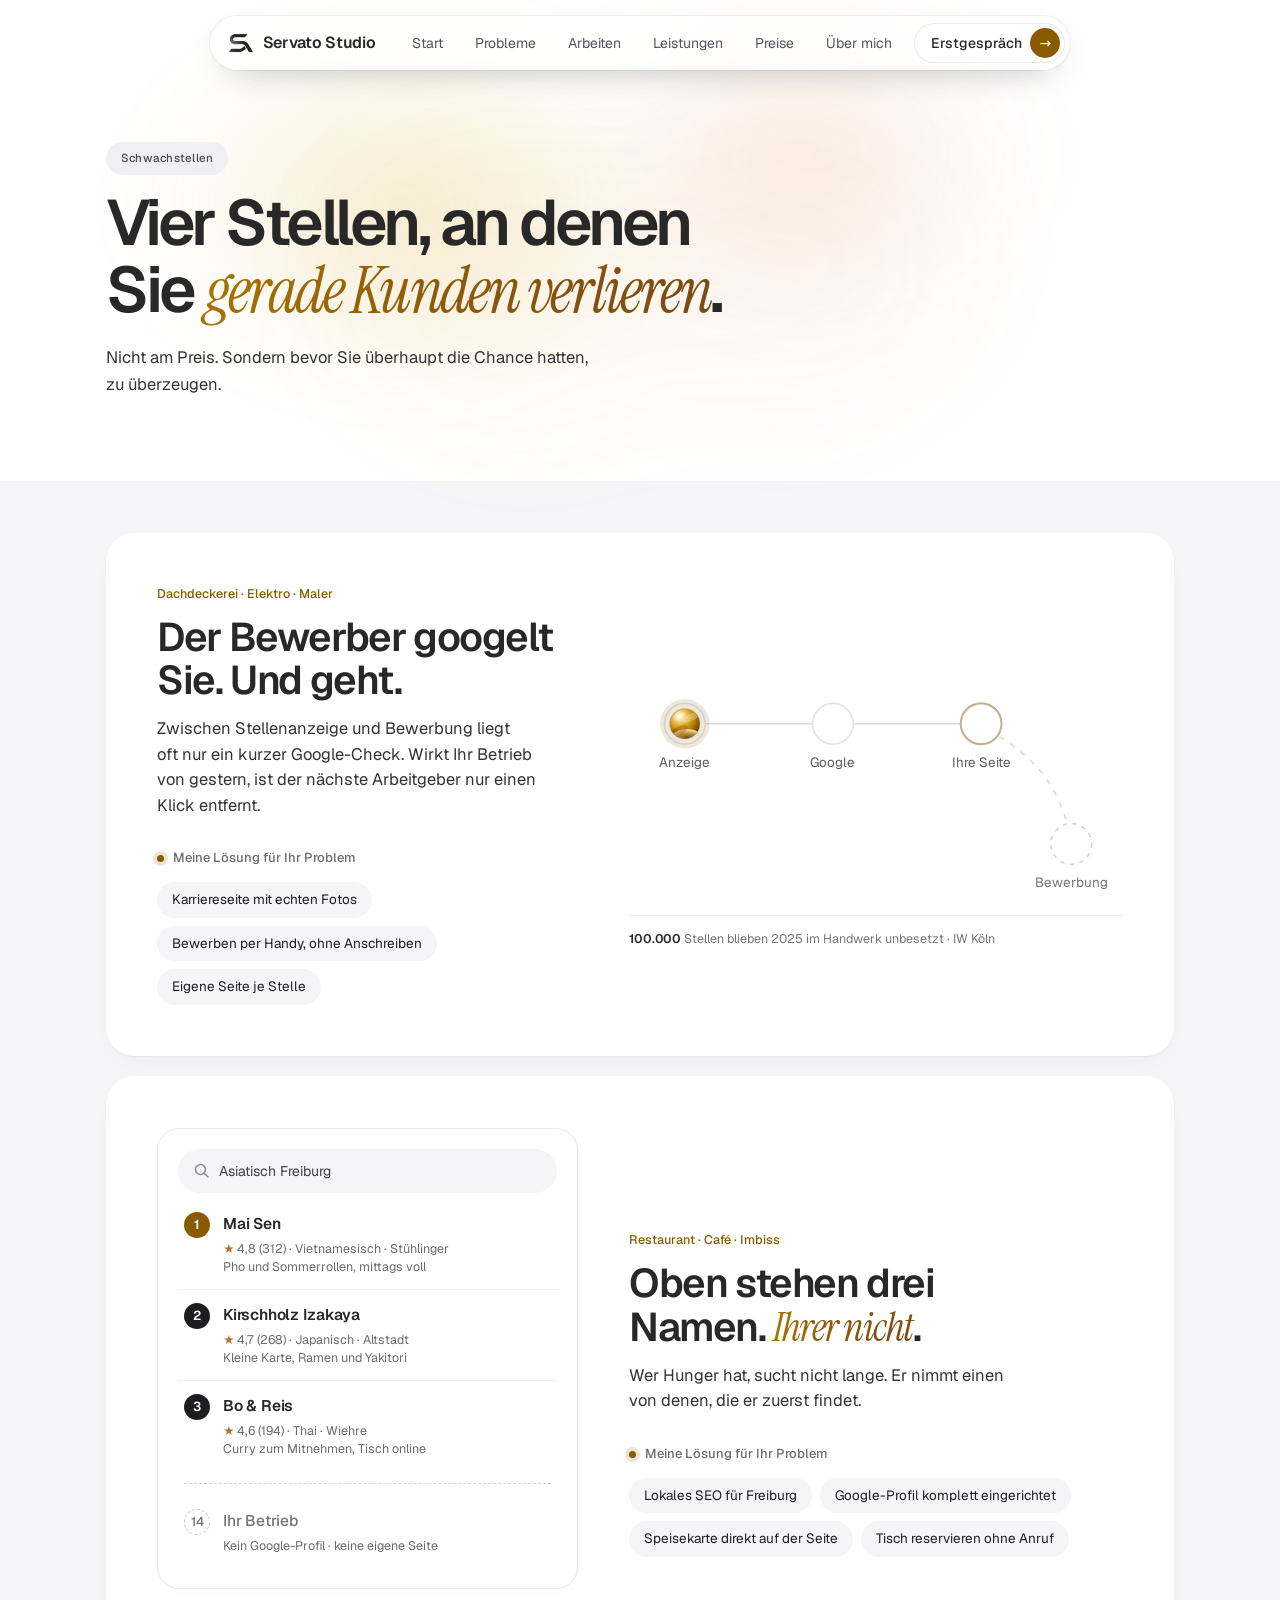
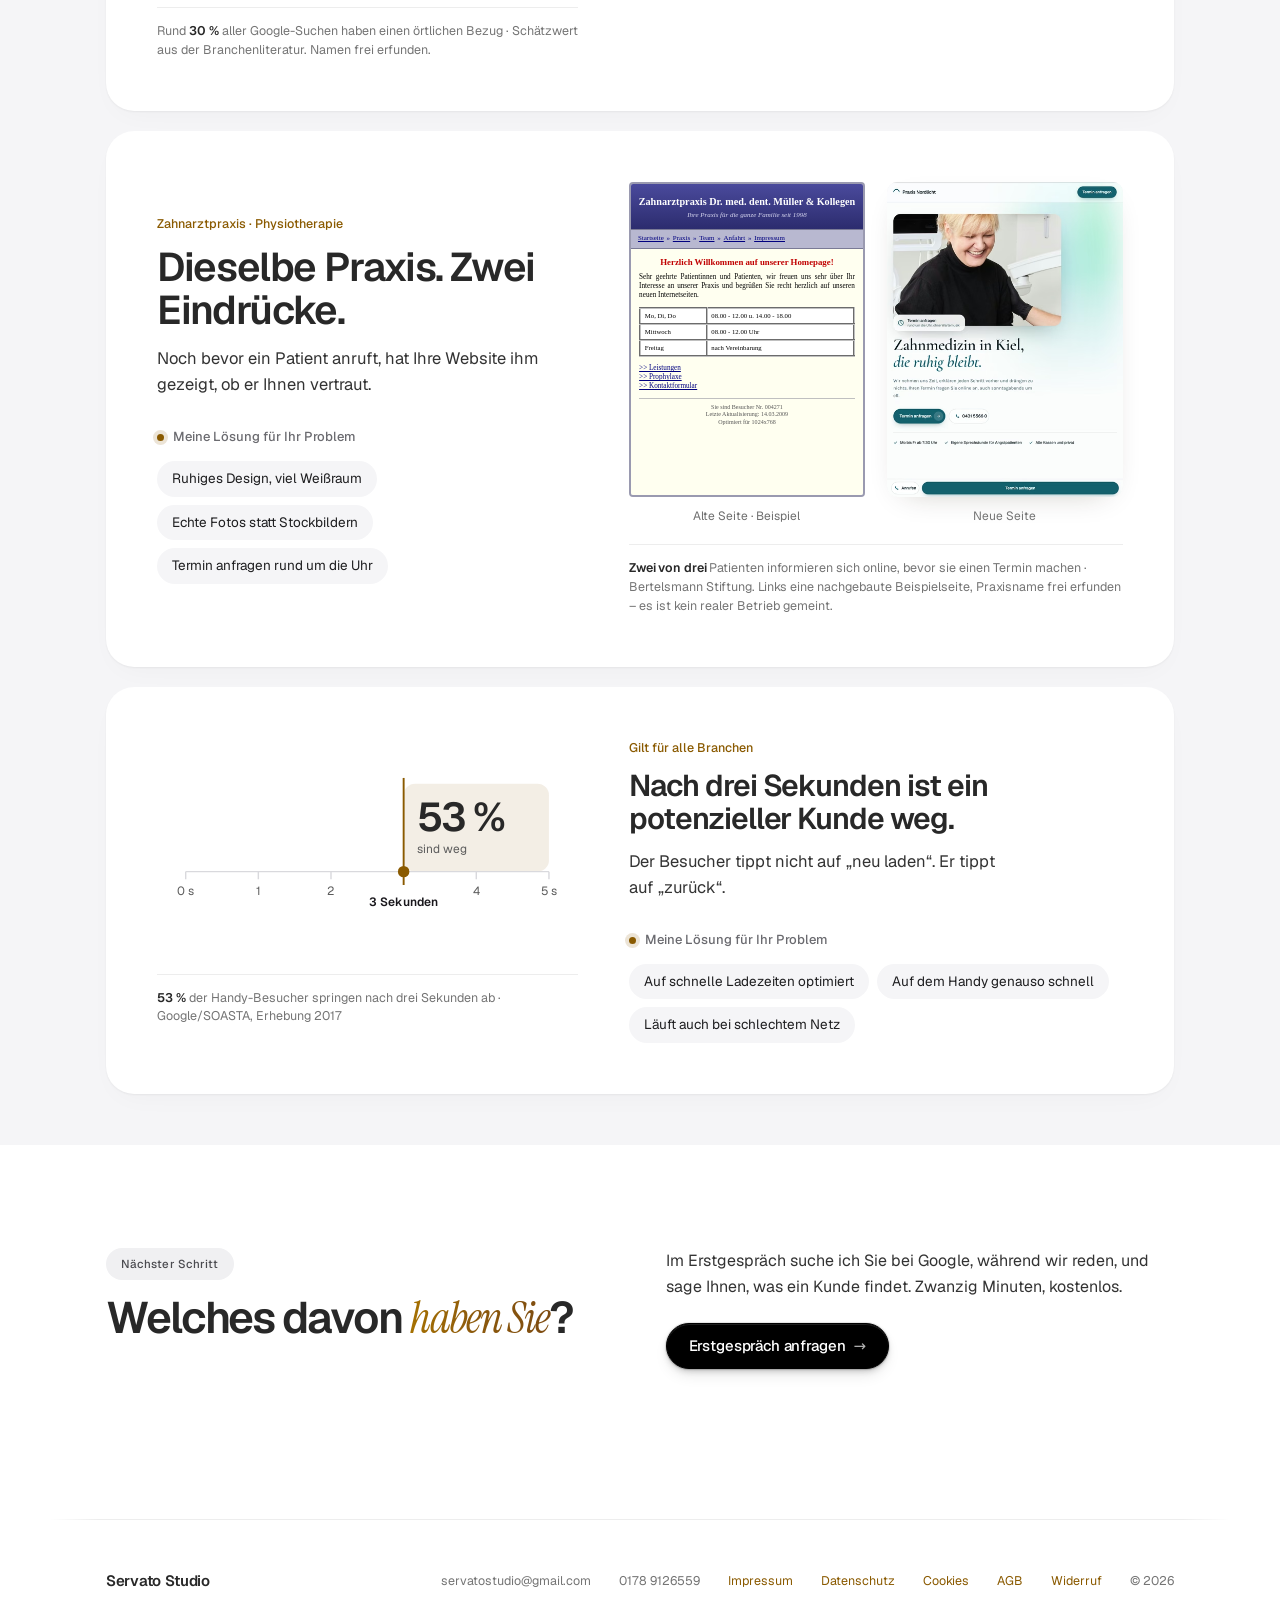
<file: probleme.html>
﻿<!DOCTYPE html>
<html lang="de">
<head>
<meta charset="utf-8">
<meta name="viewport" content="width=device-width, initial-scale=1">
<title>Wo lokale Betriebe im Netz Kunden verlieren · Servato Studio</title>
<meta name="description" content="Die vier Stellen, an denen Handwerk, Gastronomie und Praxen im Netz Kunden und Bewerber verlieren, und was dagegen hilft.">
<meta name="theme-color" content="#ffffff">
<link rel="canonical" href="https://servatostudio.de/probleme">

<!-- Vorschau beim Teilen (WhatsApp, LinkedIn, Signal, Slack) -->
<meta property="og:type" content="website">
<meta property="og:site_name" content="Servato Studio">
<meta property="og:locale" content="de_DE">
<meta property="og:url" content="https://servatostudio.de/probleme">
<meta property="og:title" content="Wo lokale Betriebe im Netz Kunden verlieren · Servato Studio">
<meta property="og:description" content="Die vier Stellen, an denen Handwerk, Gastronomie und Praxen im Netz Kunden und Bewerber verlieren, und was dagegen hilft.">
<meta property="og:image" content="https://servatostudio.de/assets/og-image-2.png">
<meta property="og:image:width" content="1200">
<meta property="og:image:height" content="630">
<meta property="og:image:alt" content="Servato Studio · Websites für lokale Unternehmen, deutschlandweit">
<meta name="twitter:card" content="summary_large_image">
<script type="application/ld+json">
{
  "@context": "https://schema.org",
  "@type": "BreadcrumbList",
  "itemListElement": [
    {
      "@type": "ListItem",
      "position": 1,
      "name": "Start",
      "item": "https://servatostudio.de/"
    },
    {
      "@type": "ListItem",
      "position": 2,
      "name": "Probleme",
      "item": "https://servatostudio.de/probleme"
    }
  ]
}
</script>
<link rel="icon" href="/favicon.ico" sizes="16x16 32x32 48x48">
<link rel="icon" href="/assets/favicon-96.png" type="image/png" sizes="96x96">
<link rel="icon" href="/assets/favicon-192.png" type="image/png" sizes="192x192">
<link rel="apple-touch-icon" href="/assets/apple-touch-icon.png">
<link rel="manifest" href="/site.webmanifest">
<link rel="preload" href="fonts/geist-latin.woff2" as="font" type="font/woff2" crossorigin>
<link rel="preload" href="fonts/instrument-serif-latin-italic.woff2" as="font" type="font/woff2" crossorigin>
<!-- ?v=N an den Stylesheets: Browser halten CSS hartnaeckig im Cache.
     Beim Aendern des Designs saehe man sonst die alte Fassung und suchte den
     Fehler im Code statt im Cache. Zahl bei jeder Aenderung hochzaehlen. -->
<link rel="stylesheet" href="fonts/fonts.css?v=49">
<link rel="stylesheet" href="styles/nocturne.css?v=49">
<link rel="stylesheet" href="styles/site.css?v=49">
<link rel="stylesheet" href="styles/hell.css?v=49">
<link rel="stylesheet" href="styles/apple.css?v=49">
</head>
<body>

<a class="skip-link" href="#inhalt">Zum Inhalt springen</a>

<header class="header">
  <div class="header__inner">
    <a class="header__brand" href="index.html"><img class="header__mark" src="assets/logo-mark.png" alt="" width="28" height="22">Servato&nbsp;Studio</a>
    <nav class="header__nav" aria-label="Hauptnavigation">
      <a href="index.html">Start</a>
      <a href="probleme.html" aria-current="page">Probleme</a>
      <a href="arbeiten.html">Arbeiten</a>
      <a href="leistungen.html">Leistungen</a>
      <a href="preise.html">Preise</a>
      <a href="ueber.html">Über mich</a>
    </nav>
    <a class="header__cta" href="kontakt.html"><span>Erstgespräch</span><span class="header__cta-pfeil" aria-hidden="true">→</span></a>
    <button type="button" class="header__burger" data-menu-open
            aria-expanded="false" aria-controls="mobilmenu" aria-label="Menü öffnen">
      <span></span><span></span><span></span>
    </button>
  </div>
</header>

<!-- Menü steht bewusst AUSSERHALB von <header> — Begründung in styles/site.css -->
<div class="menu" id="mobilmenu" data-menu hidden>
  <nav class="menu__panel" aria-label="Menü">
    <div class="menu__top">
      <a class="menu__brand" href="index.html"><img src="assets/logo-mark.png" alt="" width="28" height="22">Servato&nbsp;Studio</a>
      <button type="button" class="menu__close" data-menu-close aria-label="Menü schließen">✕</button>
    </div>
    <a href="index.html">Start</a>
    <a href="probleme.html" aria-current="page">Probleme</a>
    <a href="arbeiten.html">Arbeiten</a>
    <a href="leistungen.html">Leistungen</a>
    <a href="preise.html">Preise</a>
    <a href="ueber.html">Über mich</a>
    <a class="btn btn--accent btn--block" href="kontakt.html">Erstgespräch anfragen</a>
  </nav>
</div>

<main id="inhalt">

<section class="wrap page-hero schein schein--b">
  <div class="kicker">Schwachstellen</div>
  <h1>Vier Stellen, an denen Sie <em class="serif">gerade Kunden verlieren</em>.</h1>
  <p class="muted">Nicht am Preis. Sondern bevor Sie überhaupt die Chance hatten, zu überzeugen.</p>
</section>

<!-- Graue Flaeche mit weissen Karten (Apple-Look). Der .wrap sitzt INNEN,
     damit das Grau ueber die volle Breite laeuft. -->
<div class="leck-band">
<div class="wrap">
<div class="leck-liste" data-reveal>

  <!-- 01 Handwerk: der Weg zur Bewerbung reisst ab -->
  <article class="leck">
    <div class="leck__text">
      <span class="leck__branche">Dachdeckerei · Elektro · Maler</span>
      <h2>Der Bewerber googelt Sie. Und geht.</h2>
      <p class="leck__satz muted">Zwischen Stellenanzeige und Bewerbung liegt oft nur ein kurzer Google-Check. Wirkt Ihr Betrieb von gestern, ist der nächste Arbeitgeber nur einen Klick entfernt.</p>
      <p class="loesung__titel"><span class="loesung__punkt" aria-hidden="true"></span>Meine Lösung für Ihr Problem</p>
      <ul class="leck__fix">
        <li>Karriereseite mit echten Fotos</li>
        <li>Bewerben per Handy, ohne Anschreiben</li>
        <li>Eigene Seite je Stelle</li>
      </ul>
    </div>
    <figure class="leck__bild">
      <!-- Der Ball huepft gleichmaessig Anzeige → Google → Ihre Seite und
           faellt dann weg. Die Bewegung steckt komplett in site.css
           (Abschnitt "Bewegung in Grafik 1"), hier steht nur die Geometrie.
           Die Verzoegerungen an den Ringen sind die Landezeitpunkte. -->
      <svg viewBox="0 0 460 240" role="img" aria-label="Der Weg vom Sehen der Anzeige bis zur Bewerbung: nach dem Besuch der Website bricht er ab.">
        <line class="g-kante" x1="71" y1="78" x2="171" y2="78"/>
        <line class="g-kante" x1="209" y1="78" x2="309" y2="78"/>
        <path class="g-kante g-spur" d="M345 90 C 388 116, 400 146, 407 167" stroke-dasharray="5 7"/>

        <circle class="g-flaeche" cx="52" cy="78" r="19"/>
        <circle class="g-flaeche" cx="190" cy="78" r="19"/>
        <circle class="g-flaeche" cx="328" cy="78" r="19"/>
        <circle class="g-ring-akzent" cx="328" cy="78" r="19" opacity=".38"/>

        <circle class="g-landung" cx="190" cy="78" r="19" style="animation-delay:1.78s"/>
        <circle class="g-landung" cx="328" cy="78" r="19" style="animation-delay:3.23s"/>

        <!-- Die Goldkugel steht fuer den Bewerber, der den Weg geht.
             Nach Davids Vorlage: polierter Metallball statt flacher Punkt.

             Was eine Kugel aus einem Kreis macht, ist NICHT der Verlauf
             allein, sondern die Reihenfolge dieser vier Lagen:
               1. Grundverlauf, hell oben links nach dunkel unten rechts
               2. dunkler "Aequator" quer durch die Mitte
               3. Rueckwurf: Licht, das von unten wieder hochgeworfen wird
               4. harter Reflex oben links
             Lage 2 und 3 sind der eigentliche Trick. Ohne den dunklen
             Guertel und das Licht von unten sieht jede Kugel aus wie eine
             Scheibe mit Farbverlauf.

             Die beiden Sichelformen entstehen von selbst: es sind grosse
             Ellipsen, die ueber den Kugelrand hinausragen und vom
             clipPath abgeschnitten werden. Eine Sichel von Hand als Pfad
             zu rechnen waere unnoetig.

             Der Reflex dreht sich bewusst NICHT mit: Licht bleibt stehen,
             wenn sich ein Koerper dreht. Nur die Schlieren im Metall
             wandern (.kugel-wirbel). -->
        <defs>
          <radialGradient id="kg-koerper" cx="34%" cy="26%" r="78%">
            <stop offset="0%"   stop-color="#fff3cf"/>
            <stop offset="16%"  stop-color="#f6dc9a"/>
            <stop offset="42%"  stop-color="#dda72a"/>
            <stop offset="70%"  stop-color="#a97400"/>
            <stop offset="100%" stop-color="#5f3d0a"/>
          </radialGradient>
          <radialGradient id="kg-glanz">
            <stop offset="0%"   stop-color="#ffffff" stop-opacity=".95"/>
            <stop offset="55%"  stop-color="#fff8e2" stop-opacity=".42"/>
            <stop offset="100%" stop-color="#ffffff" stop-opacity="0"/>
          </radialGradient>
          <radialGradient id="kg-rueckwurf">
            <stop offset="0%"   stop-color="#ffcf6a" stop-opacity="0"/>
            <stop offset="62%"  stop-color="#ffd97e" stop-opacity=".5"/>
            <stop offset="100%" stop-color="#fff0bd" stop-opacity=".92"/>
          </radialGradient>
          <radialGradient id="kg-guertel">
            <stop offset="0%"   stop-color="#3d2606" stop-opacity=".5"/>
            <stop offset="100%" stop-color="#3d2606" stop-opacity="0"/>
          </radialGradient>
          <clipPath id="kg-rand"><circle cx="52" cy="78" r="14"/></clipPath>
        </defs>

        <g class="hop-x">
          <g class="hop-y">
            <g class="hop-blende">
              <circle class="g-akzent" cx="52" cy="78" r="23" opacity=".14"/>

              <g clip-path="url(#kg-rand)">
                <circle cx="52" cy="78" r="14" fill="url(#kg-koerper)"/>
                <ellipse cx="52" cy="91" rx="22" ry="9" fill="url(#kg-guertel)"/>
                <ellipse cx="54" cy="93" rx="15" ry="10" fill="url(#kg-rueckwurf)"/>
                <g class="kugel-wirbel">
                  <ellipse cx="45" cy="86" rx="11" ry="4.4" transform="rotate(-32 45 86)"
                           fill="#8a5a00" opacity=".34"/>
                  <ellipse cx="58" cy="72" rx="9" ry="3.2" transform="rotate(-26 58 72)"
                           fill="#fff0c4" opacity=".3"/>
                </g>
                <ellipse cx="46.5" cy="71" rx="6.2" ry="4.6" transform="rotate(-24 46.5 71)"
                         fill="url(#kg-glanz)"/>
              </g>

              <!-- Feine Kante, sonst franst die Kugel auf Weiss aus. -->
              <circle cx="52" cy="78" r="14" fill="none"
                      stroke="#7a4f08" stroke-opacity=".32" stroke-width="1"/>
            </g>
          </g>
        </g>

        <circle class="g-geist" cx="412" cy="190" r="19"/>

        <text x="52"  y="118" text-anchor="middle" class="g-label">Anzeige</text>
        <text x="190" y="118" text-anchor="middle" class="g-label">Google</text>
        <text x="328" y="118" text-anchor="middle" class="g-label">Ihre Seite</text>
        <text x="412" y="230" text-anchor="middle" class="g-label g-label--aus">Bewerbung</text>
      </svg>
      <figcaption class="muted-3"><b>100.000</b> Stellen blieben 2025 im Handwerk unbesetzt · IW Köln</figcaption>
    </figure>
  </article>

  <!-- 02 Gastronomie: das Local Pack.
       Als HTML statt SVG gebaut — siehe Begruendung in site.css.
       Die drei Namen sind frei erfunden. -->
  <article class="leck">
    <div class="leck__text">
      <span class="leck__branche">Restaurant · Café · Imbiss</span>
      <h2>Oben stehen drei Namen. <em class="serif">Ihrer nicht</em>.</h2>
      <p class="leck__satz muted">Wer Hunger hat, sucht nicht lange. Er nimmt einen von denen, die er zuerst findet.</p>
      <p class="loesung__titel"><span class="loesung__punkt" aria-hidden="true"></span>Meine Lösung für Ihr Problem</p>
      <ul class="leck__fix">
        <li>Lokales SEO für Freiburg</li>
        <li>Google-Profil komplett eingerichtet</li>
        <li>Speisekarte direkt auf der Seite</li>
        <li>Tisch reservieren ohne Anruf</li>
      </ul>
    </div>
    <figure class="leck__bild">
      <div class="suche" role="img" aria-label="Suchergebnis für „Asiatisch Freiburg“: die ersten drei Treffer sind erfundene Beispielbetriebe, Ihr Betrieb steht erst auf Platz 14.">
        <p class="suche__zeile">
          <svg class="suche__lupe" width="15" height="15" viewBox="0 0 15 15" aria-hidden="true">
            <circle cx="6.5" cy="6.5" r="5" fill="none" stroke="#8e8e96" stroke-width="1.6"/>
            <line x1="10.2" y1="10.2" x2="14" y2="14" stroke="#8e8e96" stroke-width="1.6" stroke-linecap="round"/>
          </svg>
          Asiatisch Freiburg
        </p>

        <div class="treffer">
          <span class="treffer__rang">1</span>
          <span class="treffer__inhalt">
            <span class="treffer__name">Mai Sen</span>
            <span class="treffer__meta"><span class="treffer__stern" aria-hidden="true">★</span> 4,8 (312) · Vietnamesisch · Stühlinger<br>Pho und Sommerrollen, mittags voll</span>
          </span>
        </div>
        <div class="treffer">
          <span class="treffer__rang">2</span>
          <span class="treffer__inhalt">
            <span class="treffer__name">Kirschholz Izakaya</span>
            <span class="treffer__meta"><span class="treffer__stern" aria-hidden="true">★</span> 4,7 (268) · Japanisch · Altstadt<br>Kleine Karte, Ramen und Yakitori</span>
          </span>
        </div>
        <div class="treffer">
          <span class="treffer__rang">3</span>
          <span class="treffer__inhalt">
            <span class="treffer__name">Bo &amp; Reis</span>
            <span class="treffer__meta"><span class="treffer__stern" aria-hidden="true">★</span> 4,6 (194) · Thai · Wiehre<br>Curry zum Mitnehmen, Tisch online</span>
          </span>
        </div>

        <div class="suche__schnitt"></div>

        <div class="treffer treffer--aus">
          <span class="treffer__rang">14</span>
          <span class="treffer__inhalt">
            <span class="treffer__name">Ihr Betrieb</span>
            <span class="treffer__meta">Kein Google-Profil · keine eigene Seite</span>
          </span>
        </div>
      </div>
      <figcaption class="muted-3">Rund <b>30 %</b> aller Google-Suchen haben einen örtlichen Bezug · Schätzwert aus der Branchenliteratur. Namen frei erfunden.</figcaption>
    </figure>
  </article>

  <!-- 03 Praxen: derselbe Betrieb, zwei Eindruecke -->
  <article class="leck">
    <div class="leck__text">
      <span class="leck__branche">Zahnarztpraxis · Physiotherapie</span>
      <h2>Dieselbe Praxis. Zwei Eindrücke.</h2>
      <p class="leck__satz muted">Noch bevor ein Patient anruft, hat Ihre Website ihm gezeigt, ob er Ihnen vertraut.</p>
      <p class="loesung__titel"><span class="loesung__punkt" aria-hidden="true"></span>Meine Lösung für Ihr Problem</p>
      <ul class="leck__fix">
        <li>Ruhiges Design, viel Weißraum</li>
        <li>Echte Fotos statt Stockbildern</li>
        <li>Termin anfragen rund um die Uhr</li>
      </ul>
    </div>
    <figure class="leck__bild">
      <!-- Zwei Mini-Seiten aus HTML statt einer Zeichnung. Der Unterschied
           zwischen alt und neu steckt in Schrift, Abstand und Farbe, und
           genau das kann eine SVG-Skizze aus Rechtecken nicht zeigen.
           aria-hidden: fuer eine Vorlesestimme sind das Attrappen ohne
           Inhalt, der Vergleich steht im Text daneben. -->
      <div class="vgl">
        <div class="vgl__spalte">
          <div class="vgl__seite vgl__seite--alt" aria-hidden="true">
            <div class="alt__kopf">
              <div class="alt__titel">Zahnarztpraxis Dr. med. dent. M&uuml;ller &amp; Kollegen</div>
              <div class="alt__unter">Ihre Praxis f&uuml;r die ganze Familie seit 1998</div>
            </div>
            <div class="alt__leiste">
              <span>Startseite</span><span>&raquo;</span><span>Praxis</span><span>&raquo;</span><span>Team</span><span>&raquo;</span><span>Anfahrt</span><span>&raquo;</span><span>Impressum</span>
            </div>
            <div class="alt__body">
              <div class="alt__blink">Herzlich Willkommen auf unserer Homepage!</div>
              <p class="alt__text">Sehr geehrte Patientinnen und Patienten, wir freuen uns
                sehr &uuml;ber Ihr Interesse an unserer Praxis und begr&uuml;&szlig;en Sie
                recht herzlich auf unseren neuen Internetseiten.</p>
              <table class="alt__tab">
                <tr><td>Mo, Di, Do</td><td>08.00 - 12.00 u. 14.00 - 18.00</td></tr>
                <tr><td>Mittwoch</td><td>08.00 - 12.00 Uhr</td></tr>
                <tr><td>Freitag</td><td>nach Vereinbarung</td></tr>
              </table>
              <p class="alt__links">
                <span>&gt;&gt; Leistungen</span><br>
                <span>&gt;&gt; Prophylaxe</span><br>
                <span>&gt;&gt; Kontaktformular</span>
              </p>
              <div class="alt__fuss">
                Sie sind Besucher Nr. 004271<br>
                Letzte Aktualisierung: 14.03.2009<br>
                Optimiert f&uuml;r 1024x768
              </div>
            </div>
          </div>
          <span class="vgl__schild vgl__schild--alt">Alte Seite · Beispiel</span>
        </div>

        <div class="vgl__spalte">
          <!-- Kein Nachbau mehr, sondern ein Bildschirmfoto der Demo, die
               wirklich laeuft (demo-nordlicht, Praxis Nordlicht). Eine
               selbstgebaute Attrappe zeigt immer nur, was der Zeichner
               fuer modern haelt. Das hier ist nachpruefbar: die Seite
               gibt es, sie laesst sich oeffnen.
               Das Konzept-Band am oberen Rand ist abgeschnitten. -->
          <picture>
            <source type="image/avif"
                    srcset="assets/arbeiten/nordlicht-neu-460.avif 460w, assets/arbeiten/nordlicht-neu-700.avif 700w"
                    sizes="(max-width: 700px) 44vw, 300px">
            <img class="vgl__seite vgl__seite--neu"
                 src="assets/arbeiten/nordlicht-neu-460.jpg"
                 srcset="assets/arbeiten/nordlicht-neu-460.jpg 460w, assets/arbeiten/nordlicht-neu-700.jpg 700w"
                 sizes="(max-width: 700px) 44vw, 300px"
                 width="700" height="933" loading="lazy" decoding="async"
                 alt="Startseite der Praxis Nordlicht: ruhige Antiqua-&Uuml;berschrift, gro&szlig;es Foto einer lachenden Patientin, gr&uuml;nes Polarlicht im Hintergrund, Termin-Knopf unten in Daumenreichweite.">
          </picture>
          <span class="vgl__schild">Neue Seite</span>
        </div>
      </div>
      <figcaption class="muted-3"><b>Zwei von drei</b> Patienten informieren sich online, bevor sie einen Termin machen · Bertelsmann Stiftung. Links eine nachgebaute Beispielseite, Praxisname frei erfunden – es ist kein realer Betrieb gemeint.</figcaption>
    </figure>
  </article>

  <!-- 04 Tempo -->
  <article class="leck leck--kompakt">
    <div class="leck__text">
      <span class="leck__branche">Gilt für alle Branchen</span>
      <h2>Nach drei Sekunden ist ein potenzieller Kunde weg.</h2>
      <p class="leck__satz muted">Der Besucher tippt nicht auf „neu laden“. Er tippt auf „zurück“.</p>
      <p class="loesung__titel"><span class="loesung__punkt" aria-hidden="true"></span>Meine Lösung für Ihr Problem</p>
      <ul class="leck__fix">
        <li>Auf schnelle Ladezeiten optimiert</li>
        <li>Auf dem Handy genauso schnell</li>
        <li>Läuft auch bei schlechtem Netz</li>
      </ul>
    </div>
    <figure class="leck__bild">
      <svg viewBox="0 0 440 210" role="img" aria-label="Zeitstrahl von null bis fünf Sekunden: ab drei Sekunden haben 53 Prozent der Handy-Besucher die Seite verlassen.">
        <!-- Flaeche ab 3 Sekunden -->
        <rect x="258" y="30" width="152" height="92" rx="12" class="g-wash"/>
        <text x="272" y="80" class="g-zahl" font-size="42">53 %</text>
        <text x="272" y="102" class="g-label">sind weg</text>
        <!-- Achse -->
        <line x1="30" y1="122" x2="410" y2="122" class="g-kante"/>
        <!-- Marke bei 3 Sekunden -->
        <line x1="258" y1="24" x2="258" y2="136" class="g-akzent-linie"/>
        <circle cx="258" cy="122" r="6" class="g-akzent"/>
        <text x="258" y="158" text-anchor="middle" class="g-label" style="fill:#19171c;font-weight:600">3 Sekunden</text>
        <!-- Skala -->
        <g class="g-label">
          <line x1="30"  y1="122" x2="30"  y2="130" class="g-kante"/><text x="30"  y="146" text-anchor="middle">0 s</text>
          <line x1="106" y1="122" x2="106" y2="130" class="g-kante"/><text x="106" y="146" text-anchor="middle">1</text>
          <line x1="182" y1="122" x2="182" y2="130" class="g-kante"/><text x="182" y="146" text-anchor="middle">2</text>
          <line x1="334" y1="122" x2="334" y2="130" class="g-kante"/><text x="334" y="146" text-anchor="middle">4</text>
          <line x1="410" y1="122" x2="410" y2="130" class="g-kante"/><text x="410" y="146" text-anchor="middle">5 s</text>
        </g>
      </svg>
      <figcaption class="muted-3"><b>53 %</b> der Handy-Besucher springen nach drei Sekunden ab · Google/SOASTA, Erhebung 2017</figcaption>
    </figure>
  </article>

</div>
</div>
</div>

<section class="wrap section" data-reveal>
  <div class="split">
    <div>
      <div class="kicker">Nächster Schritt</div>
      <h2>Welches davon <em class="serif">haben Sie</em>?</h2>
    </div>
    <div>
      <p class="lead muted">Im Erstgespräch suche ich Sie bei Google, während wir reden, und sage Ihnen, was ein Kunde findet. Zwanzig Minuten, kostenlos.</p>
      <a class="btn btn--dunkel" href="kontakt.html" style="margin-top:22px">Erstgespräch anfragen <span aria-hidden="true" style="opacity:.7">→</span></a>
    </div>
  </div>
</section>

</main>

<footer class="wrap footer">
  <span class="footer__brand">Servato Studio</span>
  <a href="mailto:servatostudio@gmail.com">servatostudio@gmail.com</a>
  <a href="tel:+491789126559">0178 9126559</a>
  <a class="footer__legal" href="impressum.html">Impressum</a>
  <a class="footer__legal" href="datenschutz.html">Datenschutz</a>
  <a class="footer__legal" href="cookies.html">Cookies</a>
  <a class="footer__legal" href="agb.html">AGB</a>
  <a class="footer__legal" href="widerruf.html">Widerruf</a>
  <span class="footer__copy">© 2026</span>
</footer>

<script src="js/app.js?v=49"></script>
</body>
</html>
</file>
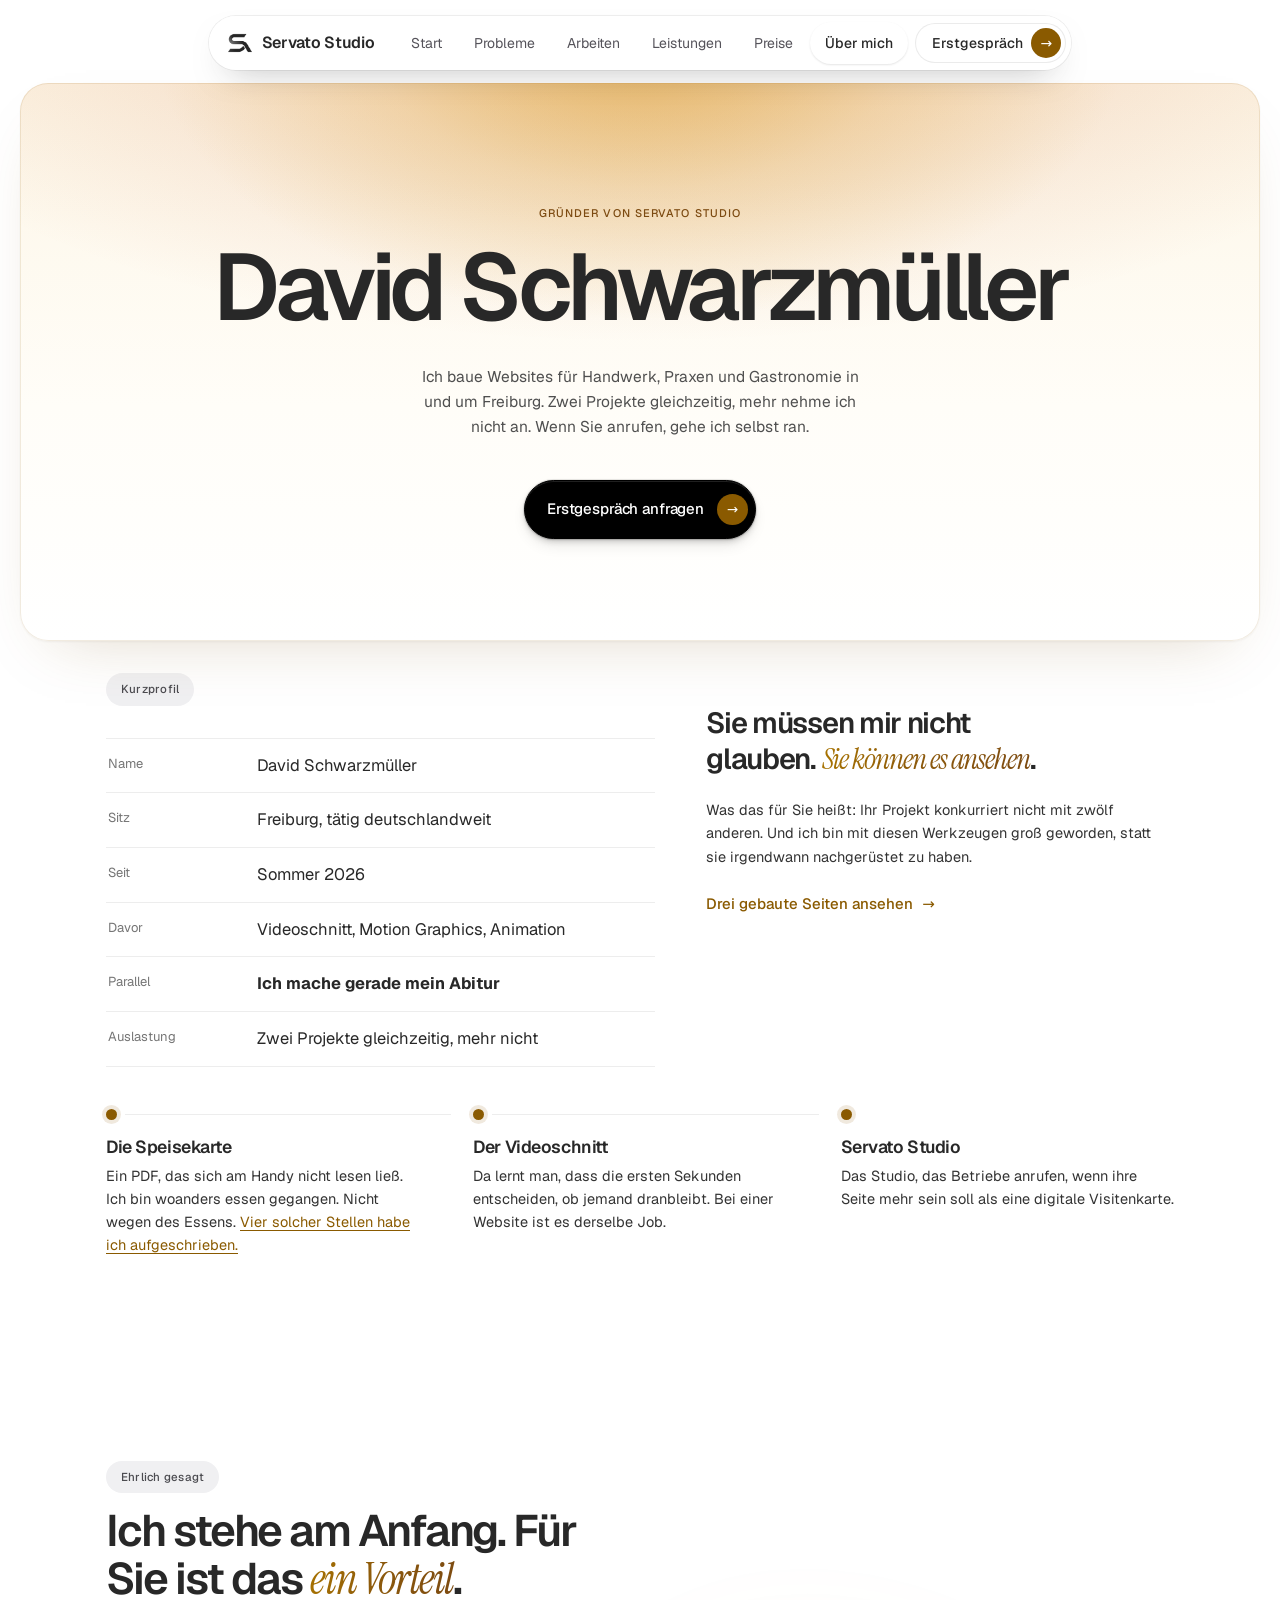
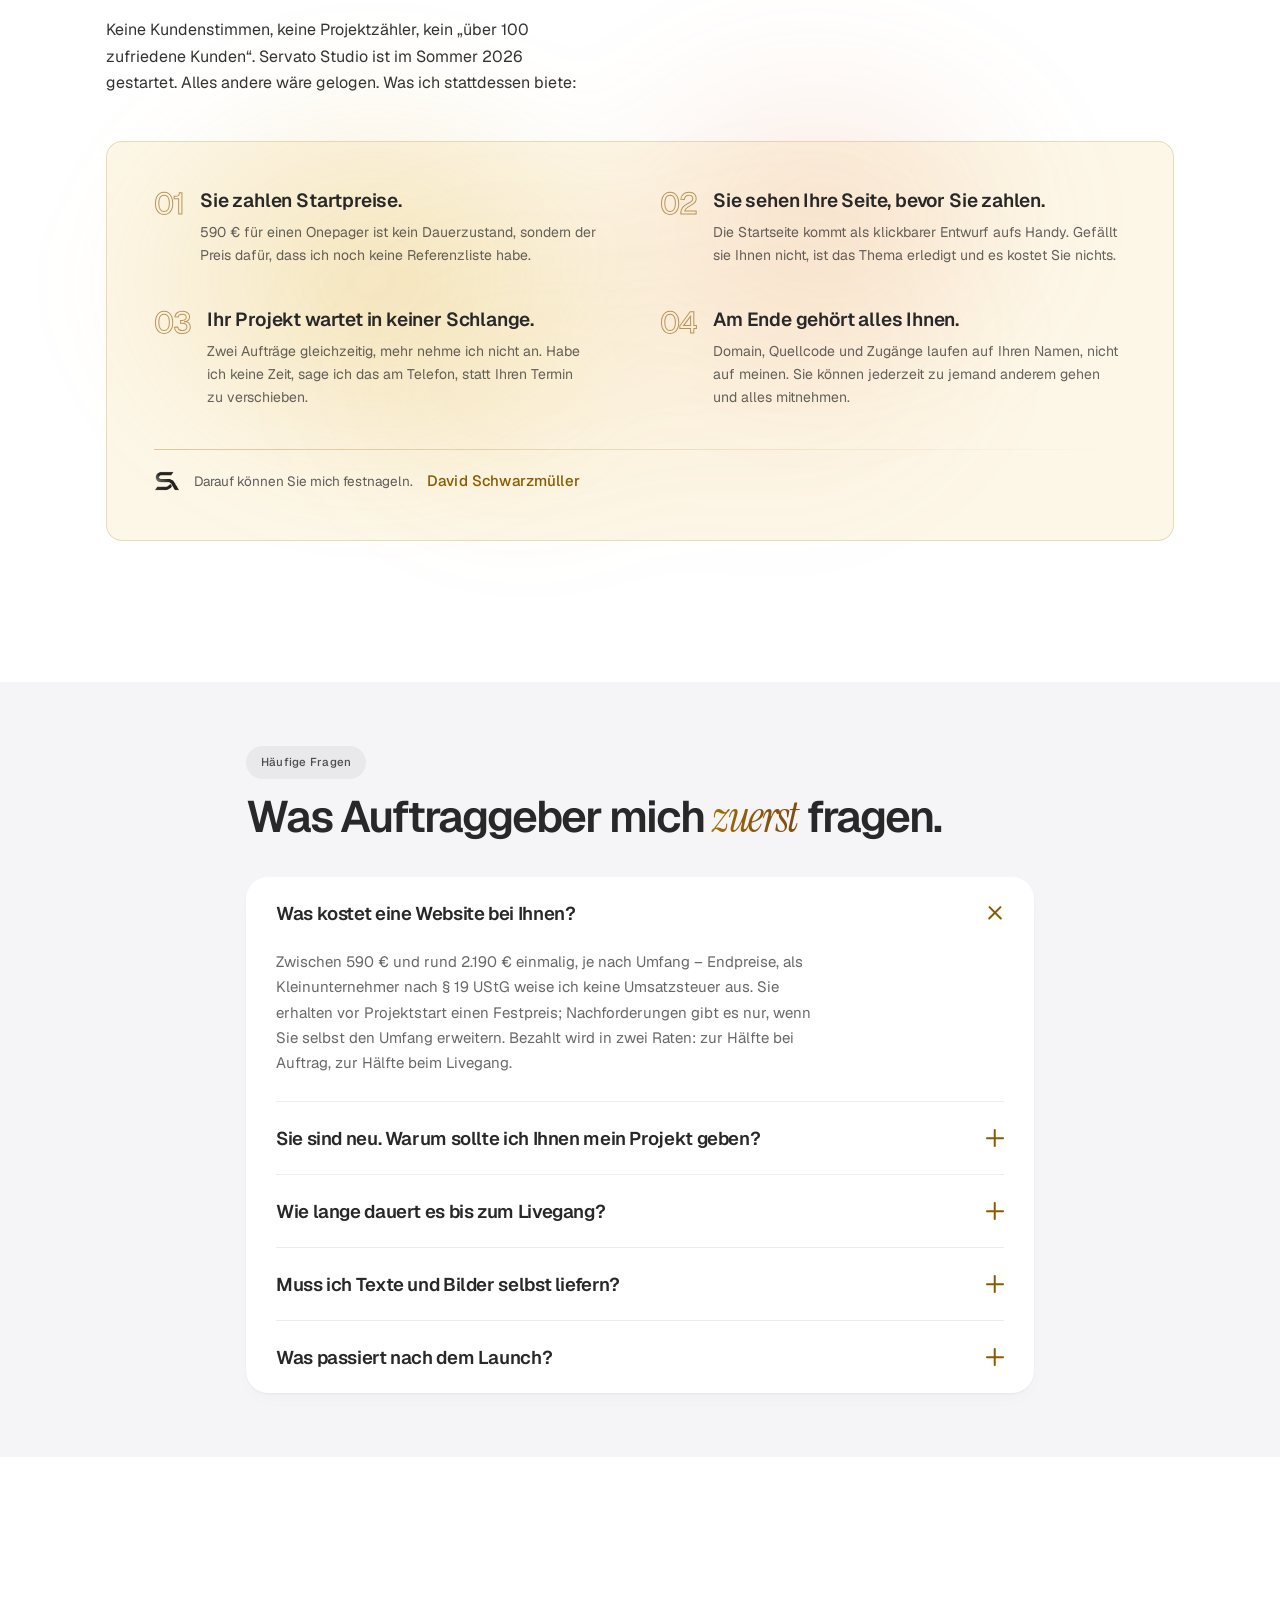
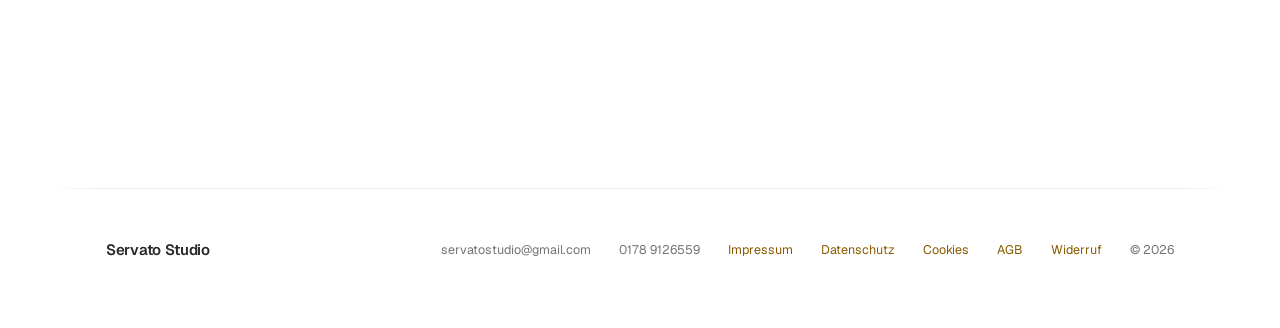
<file: ueber.html>
﻿<!DOCTYPE html>
<html lang="de">
<head>
<meta charset="utf-8">
<meta name="viewport" content="width=device-width, initial-scale=1">
<title>Webdesigner aus Baden-Württemberg · Servato Studio</title>
<meta name="description" content="David Schwarzmüller, Servato Studio. Einzelunternehmer aus Baden-Württemberg, deutschlandweit tätig. Warum ich am Anfang stehe und was das für Sie bedeutet.">
<meta name="theme-color" content="#ffffff">
<link rel="canonical" href="https://servatostudio.de/ueber">

<!-- Vorschau beim Teilen (WhatsApp, LinkedIn, Signal, Slack) -->
<meta property="og:type" content="website">
<meta property="og:site_name" content="Servato Studio">
<meta property="og:locale" content="de_DE">
<meta property="og:url" content="https://servatostudio.de/ueber">
<meta property="og:title" content="Webdesigner aus Baden-Württemberg · Servato Studio">
<meta property="og:description" content="David Schwarzmüller, Servato Studio. Einzelunternehmer aus Baden-Württemberg, deutschlandweit tätig. Warum ich am Anfang stehe und was das für Sie bedeutet.">
<meta property="og:image" content="https://servatostudio.de/assets/og-image-2.png">
<meta property="og:image:width" content="1200">
<meta property="og:image:height" content="630">
<meta property="og:image:alt" content="Servato Studio · Websites für lokale Unternehmen, deutschlandweit">
<meta name="twitter:card" content="summary_large_image">
<script type="application/ld+json">
{
  "@context": "https://schema.org",
  "@type": "FAQPage",
  "mainEntity": [
    {
      "@type": "Question",
      "name": "Was kostet eine Website bei Ihnen?",
      "acceptedAnswer": {
        "@type": "Answer",
        "text": "Zwischen 590 € und rund 2.190 € einmalig, je nach Umfang – Endpreise, als Kleinunternehmer nach § 19 UStG weise ich keine Umsatzsteuer aus. Sie erhalten vor Projektstart einen Festpreis; Nachforderungen gibt es nur, wenn Sie selbst den Umfang erweitern. Bezahlt wird in zwei Raten: zur Hälfte bei Auftrag, zur Hälfte beim Livegang."
      }
    },
    {
      "@type": "Question",
      "name": "Sie sind neu. Warum sollte ich Ihnen mein Projekt geben?",
      "acceptedAnswer": {
        "@type": "Answer",
        "text": "Weil Sie dafür Bedingungen bekommen, die ein etabliertes Studio nicht bietet: Einstiegspreise, sehr wenige Projekte parallel und meine volle Aufmerksamkeit. Und weil ich Ihnen vor dem Auftrag zeige, wie Ihre Startseite aussehen wird. Sie kaufen kein Versprechen, sondern einen Entwurf, den Sie gesehen haben."
      }
    },
    {
      "@type": "Question",
      "name": "Wie lange dauert es bis zum Livegang?",
      "acceptedAnswer": {
        "@type": "Answer",
        "text": "In der Regel vier Wochen ab Freigabe des Entwurfs. Der Onepager geht oft schon nach zwei Wochen online. Verzögerungen entstehen fast immer nur, wenn Inhalte wie Fotos oder Preislisten fehlen. Deshalb übernehme ich das auf Wunsch mit."
      }
    },
    {
      "@type": "Question",
      "name": "Muss ich Texte und Bilder selbst liefern?",
      "acceptedAnswer": {
        "@type": "Answer",
        "text": "Nein. Wir führen ein Interview von rund 45 Minuten, daraus schreibe ich Ihre Texte. Für Bilder arbeite ich mit Ihren vorhandenen Aufnahmen oder mit Stockfotos, deren Lizenz die gewerbliche Nutzung ausdrücklich erlaubt; die Lizenz weise ich Ihnen bei Übergabe nach. Und wenn Ihr Betrieb in der Nähe liegt, komme ich mit professioneller Kamera vorbei und fotografiere selbst. So passen die Bilder von Anfang an zur Seite, statt zusammengesucht zu wirken."
      }
    },
    {
      "@type": "Question",
      "name": "Was passiert nach dem Launch?",
      "acceptedAnswer": {
        "@type": "Answer",
        "text": "Auf Wunsch laufen Hosting, Updates, Backups und kleine Änderungen für 29 € im Monat über mich, kündbar mit vier Wochen zum Monatsende. Wenn Sie das selbst übernehmen möchten, übergebe ich Ihnen alle Zugänge; die Website gehört Ihnen."
      }
    }
  ]
}
</script>
<script type="application/ld+json">
{
  "@context": "https://schema.org",
  "@type": "BreadcrumbList",
  "itemListElement": [
    {
      "@type": "ListItem",
      "position": 1,
      "name": "Start",
      "item": "https://servatostudio.de/"
    },
    {
      "@type": "ListItem",
      "position": 2,
      "name": "Über mich",
      "item": "https://servatostudio.de/ueber"
    }
  ]
}
</script>
<link rel="icon" href="/favicon.ico" sizes="16x16 32x32 48x48">
<link rel="icon" href="/assets/favicon-96.png" type="image/png" sizes="96x96">
<link rel="icon" href="/assets/favicon-192.png" type="image/png" sizes="192x192">
<link rel="apple-touch-icon" href="/assets/apple-touch-icon.png">
<link rel="manifest" href="/site.webmanifest">
<link rel="preload" href="fonts/geist-latin.woff2" as="font" type="font/woff2" crossorigin>
<link rel="preload" href="fonts/instrument-serif-latin-italic.woff2" as="font" type="font/woff2" crossorigin>
<!-- ?v=N an den Stylesheets: Browser halten CSS hartnaeckig im Cache.
     Beim Aendern des Designs saehe man sonst die alte Fassung und suchte den
     Fehler im Code statt im Cache. Zahl bei jeder Aenderung hochzaehlen. -->
<link rel="stylesheet" href="fonts/fonts.css?v=49">
<link rel="stylesheet" href="styles/nocturne.css?v=49">
<link rel="stylesheet" href="styles/site.css?v=49">
<link rel="stylesheet" href="styles/hell.css?v=49">
<link rel="stylesheet" href="styles/apple.css?v=49">
</head>
<body>

<a class="skip-link" href="#inhalt">Zum Inhalt springen</a>

<header class="header">
  <div class="header__inner">
    <a class="header__brand" href="index.html"><img class="header__mark" src="assets/logo-mark.png" alt="" width="28" height="22">Servato&nbsp;Studio</a>
    <nav class="header__nav" aria-label="Hauptnavigation">
      <a href="index.html">Start</a>
      <a href="probleme.html">Probleme</a>
      <a href="arbeiten.html">Arbeiten</a>
      <a href="leistungen.html">Leistungen</a>
      <a href="preise.html">Preise</a>
      <a href="ueber.html" class="active" aria-current="page">Über mich</a>
    </nav>
    <a class="header__cta" href="kontakt.html"><span>Erstgespräch</span><span class="header__cta-pfeil" aria-hidden="true">→</span></a>
    <button type="button" class="header__burger" data-menu-open
            aria-expanded="false" aria-controls="mobilmenu" aria-label="Menü öffnen">
      <span></span><span></span><span></span>
    </button>
  </div>
</header>

<!-- Menü steht bewusst AUSSERHALB von <header> — Begründung in styles/site.css -->
<div class="menu" id="mobilmenu" data-menu hidden>
  <nav class="menu__panel" aria-label="Menü">
    <div class="menu__top">
      <a class="menu__brand" href="index.html"><img src="assets/logo-mark.png" alt="" width="28" height="22">Servato&nbsp;Studio</a>
      <button type="button" class="menu__close" data-menu-close aria-label="Menü schließen">✕</button>
    </div>
    <a href="index.html">Start</a>
    <a href="probleme.html">Probleme</a>
    <a href="arbeiten.html">Arbeiten</a>
    <a href="leistungen.html">Leistungen</a>
    <a href="preise.html">Preise</a>
    <a href="ueber.html" aria-current="page">Über mich</a>
    <a class="btn btn--accent btn--block" href="kontakt.html">Erstgespräch anfragen</a>
  </nav>
</div>

<main id="inhalt">

<!-- Hero als gerundete Karte, nach Davids Vorlage vom 29.08.2026.
     Uebernommen ist die Geometrie: Karte mit Rand, Verlauf oben mittig am
     staerksten, Name gross und mittig, Pillen-Knopf mit Kreis darin.
     NICHT uebernommen ist die Farbe. Die Vorlage war dunkelblau, und ein
     dunkles Feld waere hier der einzige dunkle Fleck der Seite: genau der
     Look, der im August rausflog. Der Verlauf kommt deshalb aus der
     Aurora-Familie, die schon Schein und Himmel traegt.
     Kein .schein an dieser Stelle, die Karte bringt ihr Licht selbst mit. -->
<div class="person-rand">
  <section class="person">
    <p class="person__kicker">Gründer von Servato Studio</p>
    <h1 class="person__name">David Schwarzmüller</h1>
    <p class="person__lead">Ich baue Websites für Handwerk, Praxen und Gastronomie in und um Freiburg. Zwei Projekte gleichzeitig, mehr nehme ich nicht an. Wenn Sie anrufen, gehe ich selbst ran.</p>
    <a class="btn btn--dunkel person__cta" href="kontakt.html">
      <span>Erstgespräch anfragen</span>
      <span class="person__kreis" aria-hidden="true">→</span>
    </a>
  </section>
</div>

<!-- Über mich: Kurzprofil links, Einordnung rechts -->
<section class="wrap section" data-reveal style="padding-top:clamp(16px,2.5vw,32px)">
  <div class="about">
    <!-- Vorher standen hier fünf lange Absätze. Dieselben Angaben, nur
         als Zeilen: wer scannt, hat den Steckbrief in fünf Sekunden
         gelesen. Die Geschichte dahinter trägt jetzt der Abschnitt
         „Drei Stationen“ weiter unten.
         Rechts lag bis August 2026 ein Porträtfoto. Es ist raus. .about war
         nie ein Raster, das Bild hing also in voller Naturgröße unter dem
         Steckbrief und kostete allein 1145 px Seitenhöhe. Der Platz trägt
         jetzt den Verweis auf gebaute Arbeit, den ein Foto nie leisten kann. -->
    <div>
      <div class="kicker">Kurzprofil</div>
      <dl class="steckbrief">
        <div><dt>Name</dt><dd>David Schwarzmüller</dd></div>
        <div><dt>Sitz</dt><dd>Freiburg, tätig deutschlandweit</dd></div>
        <div><dt>Seit</dt><dd>Sommer 2026</dd></div>
        <div><dt>Davor</dt><dd>Videoschnitt, Motion Graphics, Animation</dd></div>
        <div><dt>Parallel</dt><dd><b>Ich mache gerade mein Abitur</b></dd></div>
        <div><dt>Auslastung</dt><dd>Zwei Projekte gleichzeitig, mehr nicht</dd></div>
      </dl>
    </div>

    <div class="about__einordnung">
      <h2 class="about__satz">Sie müssen mir nicht glauben. <em class="serif">Sie können es ansehen</em>.</h2>
      <p class="steckbrief__folge muted">Was das für Sie heißt: Ihr Projekt konkurriert
        nicht mit zwölf anderen. Und ich bin mit diesen Werkzeugen groß geworden,
        statt sie irgendwann nachgerüstet zu haben.</p>
      <a class="about__link" href="arbeiten.html">Drei gebaute Seiten ansehen<span class="about__pfeil" aria-hidden="true">→</span></a>
    </div>
  </div>

  <!-- Die drei Stationen tragen die Geschichte, die vorher in drei langen
       Absätzen stand: ein Satz je Station, verbunden durch eine Haarlinie.
       Bewusst im SELBEN Abschnitt wie der Steckbrief und ohne eigene
       Überschrift: ein zweiter Abschnitt hat die Seite beim ersten
       Versuch um 180 px verlängert, obwohl sie kürzer werden sollte. -->
  <div class="weg" data-stagger>
    <div class="weg__station">
      <h3 class="weg__titel">Die Speisekarte</h3>
      <p class="weg__text muted">Ein PDF, das sich am Handy nicht lesen ließ. Ich bin
        woanders essen gegangen. Nicht wegen des Essens.
        <a href="probleme.html">Vier solcher Stellen habe ich aufgeschrieben.</a></p>
    </div>
    <div class="weg__station">
      <h3 class="weg__titel">Der Videoschnitt</h3>
      <p class="weg__text muted">Da lernt man, dass die ersten Sekunden entscheiden, ob
        jemand dranbleibt. Bei einer Website ist es derselbe Job.</p>
    </div>
    <div class="weg__station">
      <h3 class="weg__titel">Servato Studio</h3>
      <p class="weg__text muted">Das Studio, das Betriebe anrufen, wenn ihre Seite mehr
        sein soll als eine digitale Visitenkarte.</p>
    </div>
  </div>
</section>

<!-- Ehrlich gesagt -->
<section class="wrap section" id="ehrlich" data-reveal>
  <div style="max-width:44ch;margin-bottom:clamp(30px,4vw,44px)">
    <div class="kicker">Ehrlich gesagt</div>
    <h2 style="margin-bottom:14px">Ich stehe am Anfang. Für Sie ist das <em class="serif">ein Vorteil</em>.</h2>
    <p class="lead muted">Keine Kundenstimmen, keine Projektzähler, kein „über 100 zufriedene Kunden“. Servato Studio ist im Sommer 2026 gestartet. Alles andere wäre gelogen. Was ich stattdessen biete:</p>
  </div>
  <!-- Eigener Baustein .klartext, bewusst nicht derselbe wie die Felder auf
       leistungen.html — derselbe Aufbau hier ließ den ehrlichsten Abschnitt
       der Seite wie eine weitere Leistungsliste aussehen. -->
  <div class="klartext schein schein--bernstein" data-reveal>
    <div class="klartext__grid" data-stagger>
      <div class="klartext__item">
        <span class="klartext__no" aria-hidden="true">01</span>
        <div>
          <h3>Sie zahlen Startpreise.</h3>
          <p>590 € für einen Onepager ist kein Dauerzustand, sondern der Preis dafür,
             dass ich noch keine Referenzliste habe.</p>
        </div>
      </div>
      <div class="klartext__item">
        <span class="klartext__no" aria-hidden="true">02</span>
        <div>
          <h3>Sie sehen Ihre Seite, bevor Sie zahlen.</h3>
          <p>Die Startseite kommt als klickbarer Entwurf aufs Handy. Gefällt sie Ihnen
             nicht, ist das Thema erledigt und es kostet Sie nichts.</p>
        </div>
      </div>
      <div class="klartext__item">
        <span class="klartext__no" aria-hidden="true">03</span>
        <div>
          <h3>Ihr Projekt wartet in keiner Schlange.</h3>
          <p>Zwei Aufträge gleichzeitig, mehr nehme ich nicht an. Habe ich keine Zeit,
             sage ich das am Telefon, statt Ihren Termin zu verschieben.</p>
        </div>
      </div>
      <div class="klartext__item">
        <span class="klartext__no" aria-hidden="true">04</span>
        <div>
          <h3>Am Ende gehört alles Ihnen.</h3>
          <p>Domain, Quellcode und Zugänge laufen auf Ihren Namen, nicht auf meinen. Sie können
             jederzeit zu jemand anderem gehen und alles mitnehmen.</p>
        </div>
      </div>
    </div>
    <p class="klartext__sign">
      <img src="assets/logo-mark.png" alt="" width="26" height="20">
      Darauf können Sie mich festnageln. <b>David Schwarzmüller</b>
    </p>
  </div>
</section>

<!-- FAQ -->
<!-- Graues Band im Apple-Look: der .wrap sitzt INNEN, damit die
     Flaeche ueber die volle Fensterbreite laeuft. -->
<div class="band">
<section class="wrap wrap--narrow section" id="faq" data-reveal>
  <div class="kicker">Häufige Fragen</div>
  <h2 style="margin-bottom:clamp(24px,3vw,36px)">Was Auftraggeber mich <em class="serif">zuerst</em> fragen.</h2>
  <div class="faq" data-faq>
    <div class="faq__item" data-open="true">
      <button type="button" class="faq__q"><span>Was kostet eine Website bei Ihnen?</span><span class="faq__icon" aria-hidden="true">+</span></button>
      <div class="faq__a"><div><p>Zwischen 590 € und rund 2.190 € einmalig, je nach Umfang – Endpreise, als Kleinunternehmer nach § 19 UStG weise ich keine Umsatzsteuer aus. Sie erhalten vor Projektstart einen Festpreis; Nachforderungen gibt es nur, wenn Sie selbst den Umfang erweitern. Bezahlt wird in zwei Raten: zur Hälfte bei Auftrag, zur Hälfte beim Livegang.</p></div></div>
    </div>
    <div class="faq__item">
      <button type="button" class="faq__q"><span>Sie sind neu. Warum sollte ich Ihnen mein Projekt geben?</span><span class="faq__icon" aria-hidden="true">+</span></button>
      <div class="faq__a"><div><p>Weil Sie dafür Bedingungen bekommen, die ein etabliertes Studio nicht bietet: Einstiegspreise, sehr wenige Projekte parallel und meine volle Aufmerksamkeit. Und weil ich Ihnen vor dem Auftrag zeige, wie Ihre Startseite aussehen wird. Sie kaufen kein Versprechen, sondern einen Entwurf, den Sie gesehen haben.</p></div></div>
    </div>
    <div class="faq__item">
      <button type="button" class="faq__q"><span>Wie lange dauert es bis zum Livegang?</span><span class="faq__icon" aria-hidden="true">+</span></button>
      <div class="faq__a"><div><p>In der Regel vier Wochen ab Freigabe des Entwurfs. Der Onepager geht oft schon nach zwei Wochen online. Verzögerungen entstehen fast immer nur, wenn Inhalte wie Fotos oder Preislisten fehlen. Deshalb übernehme ich das auf Wunsch mit.</p></div></div>
    </div>
    <div class="faq__item">
      <button type="button" class="faq__q"><span>Muss ich Texte und Bilder selbst liefern?</span><span class="faq__icon" aria-hidden="true">+</span></button>
      <div class="faq__a"><div><p>Nein. Wir führen ein Interview von rund 45 Minuten, daraus schreibe ich Ihre Texte. Für Bilder arbeite ich mit Ihren vorhandenen Aufnahmen oder mit Stockfotos, deren Lizenz die gewerbliche Nutzung ausdrücklich erlaubt; die Lizenz weise ich Ihnen bei Übergabe nach. Und wenn Ihr Betrieb in der Nähe liegt, komme ich mit professioneller Kamera vorbei und fotografiere selbst. So passen die Bilder von Anfang an zur Seite, statt zusammengesucht zu wirken.</p></div></div>
    </div>
    <div class="faq__item">
      <button type="button" class="faq__q"><span>Was passiert nach dem Launch?</span><span class="faq__icon" aria-hidden="true">+</span></button>
      <div class="faq__a"><div><p>Auf Wunsch laufen Hosting, Updates, Backups und kleine Änderungen für 29 € im Monat über mich, kündbar mit vier Wochen zum Monatsende. Wenn Sie das selbst übernehmen möchten, übergebe ich Ihnen alle Zugänge; die Website gehört Ihnen.</p></div></div>
    </div>
  </div>
</section>
</div>

<!-- Die Seite endete bisher in der FAQ und lief dann in den Fuß. Genau dort
     ist das Vertrauen am höchsten und der nächste Schritt fehlte. .split ist
     der geteilte Abschluss-Baustein, den auch leistungen und arbeiten nutzen. -->
<section class="wrap section" data-reveal style="padding-top:0">
  <div class="split">
    <div>
      <div class="kicker">Nächster Schritt</div>
      <h2>Ihre Frage steht nicht dabei? <em class="serif">Dann stellen Sie sie mir</em>.</h2>
    </div>
    <div>
      <p class="lead muted">Am Telefon ist das in zwei Minuten geklärt. In zwanzig, wenn Sie mehr wissen wollen. Unverbindlich und ohne Verkaufsdruck.</p>
      <a class="btn btn--accent" href="kontakt.html" style="margin-top:22px">Erstgespräch anfragen <span aria-hidden="true" style="opacity:.7">→</span></a>
    </div>
  </div>
</section>

</main>

<footer class="wrap footer">
  <span class="footer__brand">Servato Studio</span>
  <a href="mailto:servatostudio@gmail.com">servatostudio@gmail.com</a>
  <a href="tel:+491789126559">0178 9126559</a>
  <a class="footer__legal" href="impressum.html">Impressum</a>
  <a class="footer__legal" href="datenschutz.html">Datenschutz</a>
  <a class="footer__legal" href="cookies.html">Cookies</a>
  <a class="footer__legal" href="agb.html">AGB</a>
  <a class="footer__legal" href="widerruf.html">Widerruf</a>
  <span class="footer__copy">© 2026</span>
</footer>

<script src="js/app.js?v=49"></script>
</body>
</html>
</file>
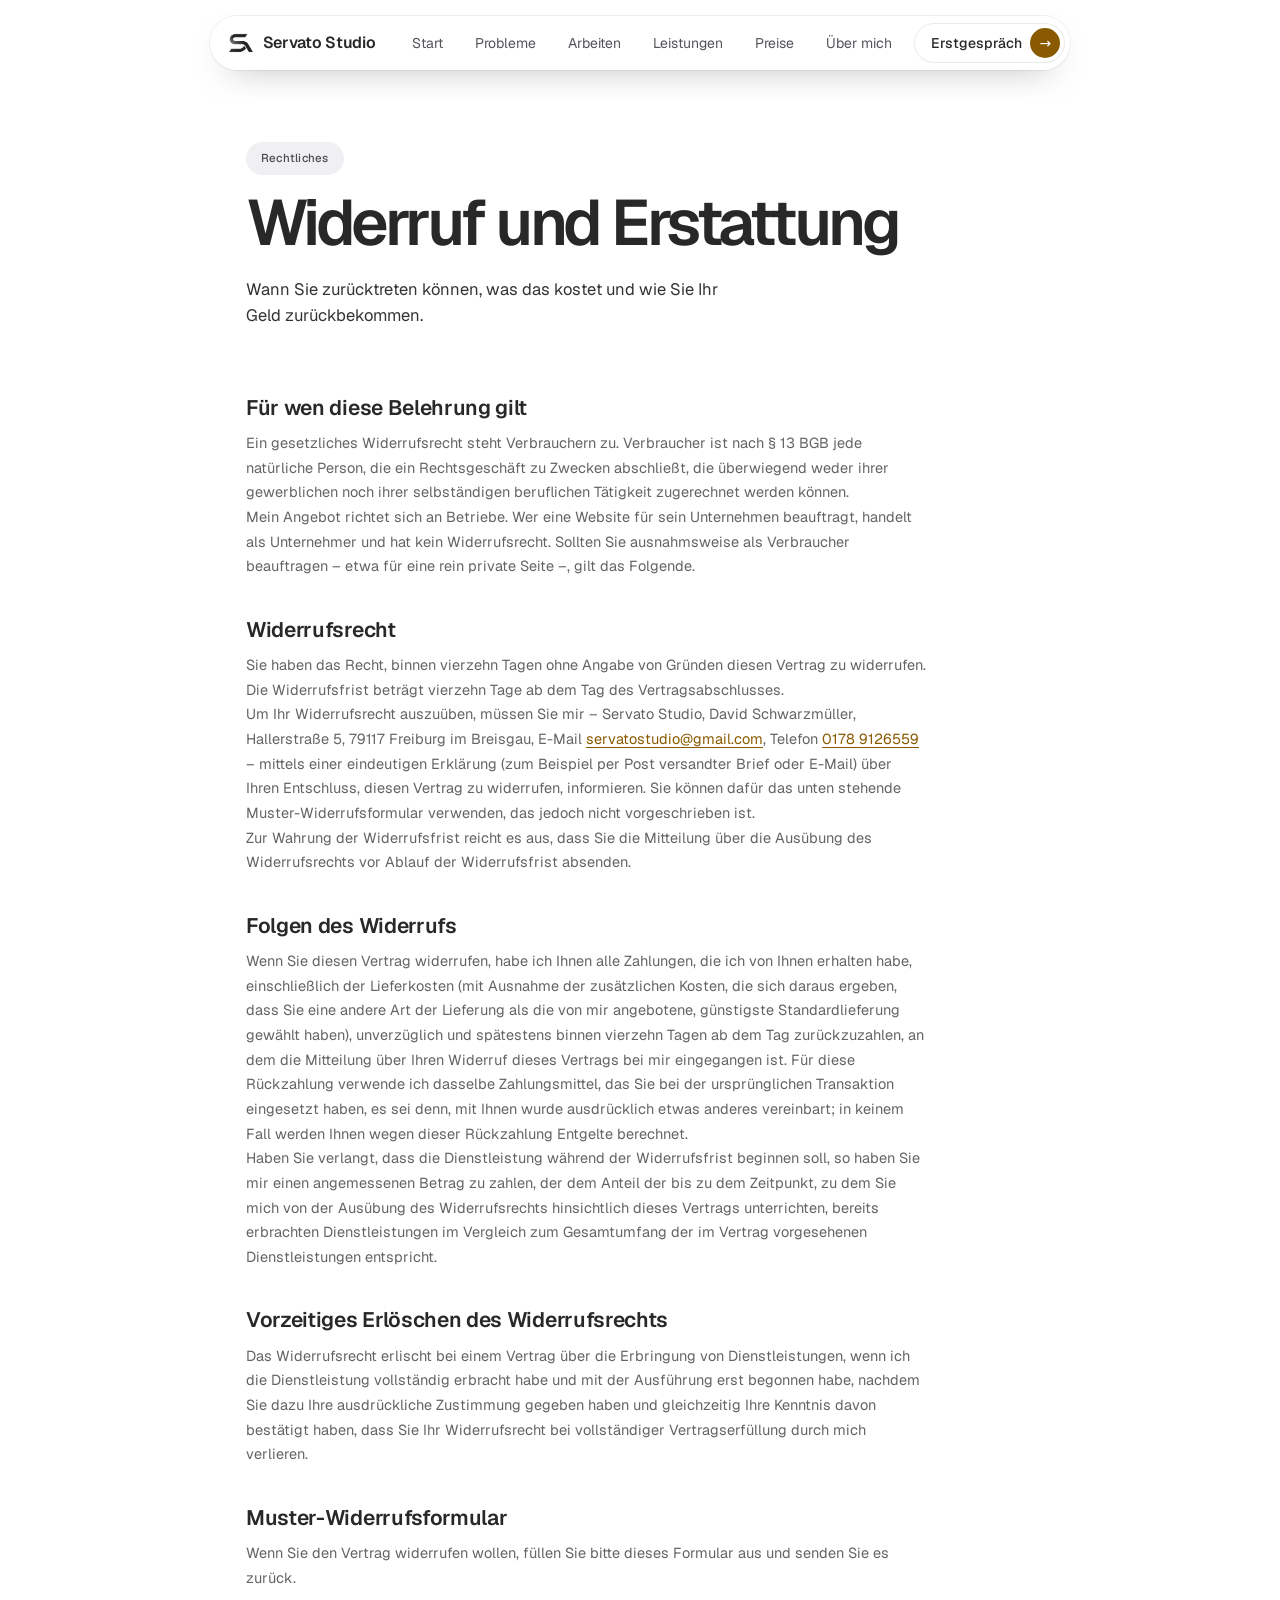
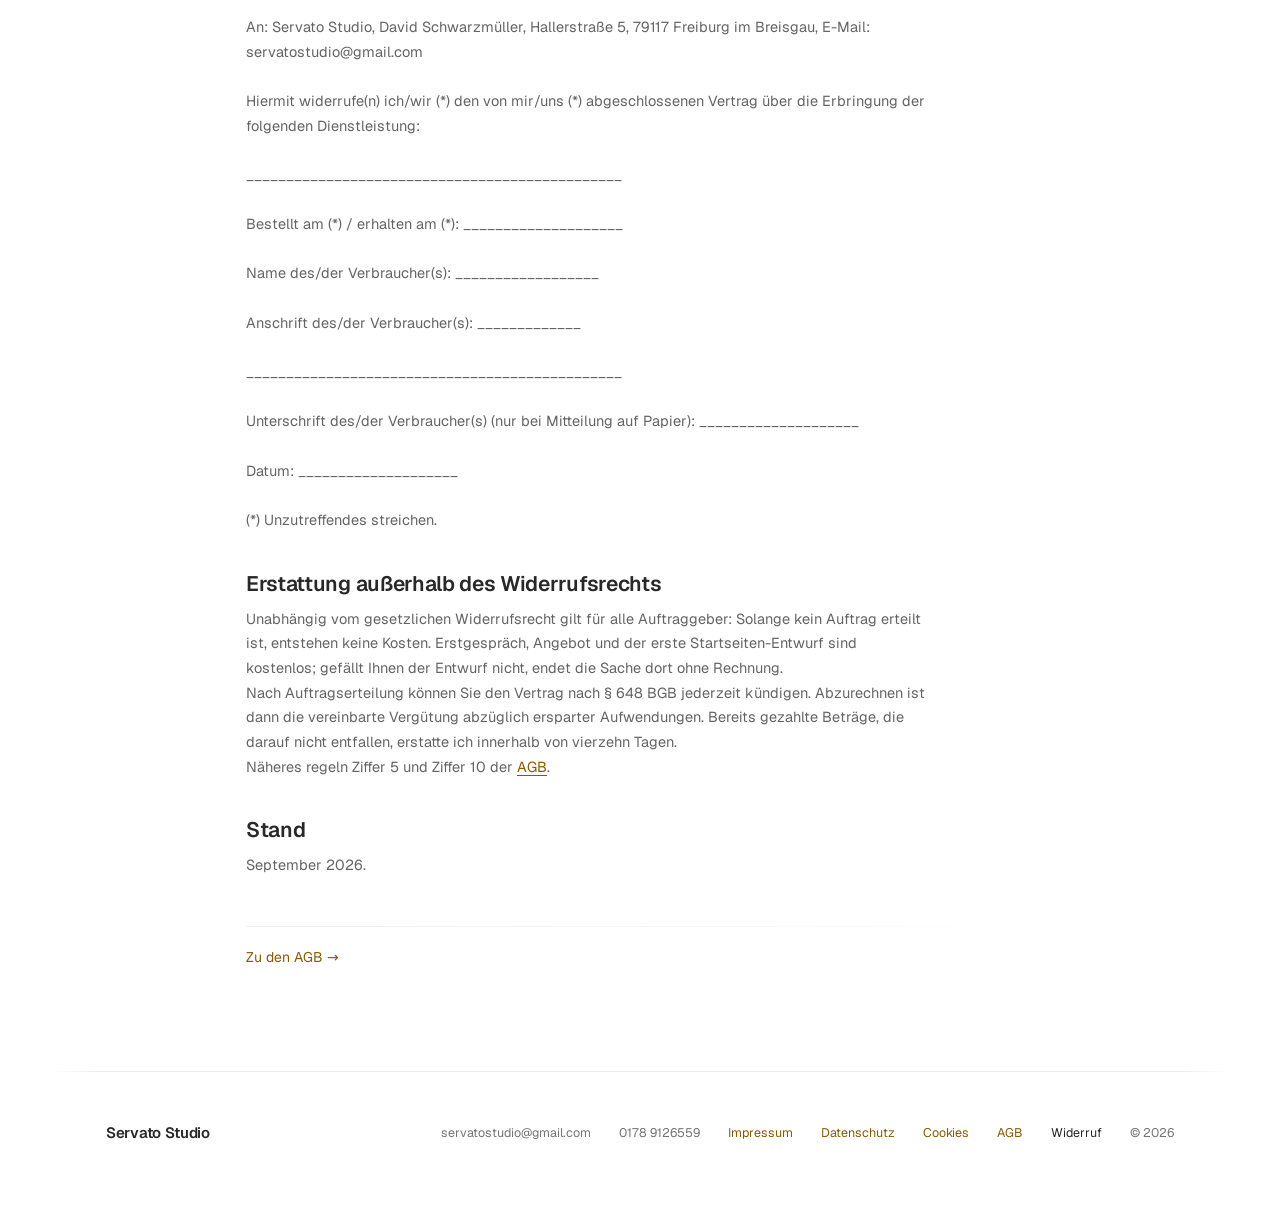
<file: widerruf.html>
﻿<!DOCTYPE html>
<html lang="de">
<head>
<meta charset="utf-8">
<meta name="viewport" content="width=device-width, initial-scale=1">
<title>Widerruf · Servato Studio</title>
<meta name="description" content="Widerrufsbelehrung und Muster-Widerrufsformular von Servato Studio, dazu die Erstattungsregeln für Aufträge außerhalb des Widerrufsrechts.">
<meta name="theme-color" content="#ffffff">
<link rel="canonical" href="https://servatostudio.de/widerruf">
<!-- Vorschau beim Teilen (WhatsApp, LinkedIn, Signal, Slack) -->
<meta property="og:type" content="website">
<meta property="og:site_name" content="Servato Studio">
<meta property="og:locale" content="de_DE">
<meta property="og:url" content="https://servatostudio.de/widerruf">
<meta property="og:title" content="Widerruf · Servato Studio">
<meta property="og:description" content="Widerrufsbelehrung und Muster-Widerrufsformular von Servato Studio, dazu die Erstattungsregeln für Aufträge außerhalb des Widerrufsrechts.">
<meta property="og:image" content="https://servatostudio.de/assets/og-image-2.png">
<meta property="og:image:width" content="1200">
<meta property="og:image:height" content="630">
<meta property="og:image:alt" content="Servato Studio · Websites für lokale Unternehmen, deutschlandweit">
<meta name="twitter:card" content="summary_large_image">
<script type="application/ld+json">
{
  "@context": "https://schema.org",
  "@type": "BreadcrumbList",
  "itemListElement": [
    {
      "@type": "ListItem",
      "position": 1,
      "name": "Start",
      "item": "https://servatostudio.de/"
    },
    {
      "@type": "ListItem",
      "position": 2,
      "name": "Widerruf",
      "item": "https://servatostudio.de/widerruf"
    }
  ]
}
</script>
<link rel="icon" href="/favicon.ico" sizes="16x16 32x32 48x48">
<link rel="icon" href="/assets/favicon-96.png" type="image/png" sizes="96x96">
<link rel="icon" href="/assets/favicon-192.png" type="image/png" sizes="192x192">
<link rel="apple-touch-icon" href="/assets/apple-touch-icon.png">
<link rel="manifest" href="/site.webmanifest">
<link rel="preload" href="fonts/geist-latin.woff2" as="font" type="font/woff2" crossorigin>
<link rel="preload" href="fonts/instrument-serif-latin-italic.woff2" as="font" type="font/woff2" crossorigin>
<!-- ?v=N an den Stylesheets: Browser halten CSS hartnaeckig im Cache.
     Beim Aendern des Designs saehe man sonst die alte Fassung und suchte den
     Fehler im Code statt im Cache. Zahl bei jeder Aenderung hochzaehlen. -->
<link rel="stylesheet" href="fonts/fonts.css?v=49">
<link rel="stylesheet" href="styles/nocturne.css?v=49">
<link rel="stylesheet" href="styles/site.css?v=49">
<link rel="stylesheet" href="styles/hell.css?v=49">
<link rel="stylesheet" href="styles/apple.css?v=49">
</head>
<body>

<a class="skip-link" href="#inhalt">Zum Inhalt springen</a>

<header class="header">
  <div class="header__inner">
    <a class="header__brand" href="index.html"><img class="header__mark" src="assets/logo-mark.png" alt="" width="28" height="22">Servato&nbsp;Studio</a>
    <nav class="header__nav" aria-label="Hauptnavigation">
      <a href="index.html">Start</a>
      <a href="probleme.html">Probleme</a>
      <a href="arbeiten.html">Arbeiten</a>
      <a href="leistungen.html">Leistungen</a>
      <a href="preise.html">Preise</a>
      <a href="ueber.html">Über mich</a>
    </nav>
    <a class="header__cta" href="kontakt.html"><span>Erstgespräch</span><span class="header__cta-pfeil" aria-hidden="true">→</span></a>
    <button type="button" class="header__burger" data-menu-open
            aria-expanded="false" aria-controls="mobilmenu" aria-label="Menü öffnen">
      <span></span><span></span><span></span>
    </button>
  </div>
</header>

<!-- Menü steht bewusst AUSSERHALB von <header> — Begründung in styles/site.css -->
<div class="menu" id="mobilmenu" data-menu hidden>
  <nav class="menu__panel" aria-label="Menü">
    <div class="menu__top">
      <a class="menu__brand" href="index.html"><img src="assets/logo-mark.png" alt="" width="28" height="22">Servato&nbsp;Studio</a>
      <button type="button" class="menu__close" data-menu-close aria-label="Menü schließen">✕</button>
    </div>
    <a href="index.html">Start</a>
    <a href="probleme.html">Probleme</a>
    <a href="arbeiten.html">Arbeiten</a>
    <a href="leistungen.html">Leistungen</a>
    <a href="preise.html">Preise</a>
    <a href="ueber.html">Über mich</a>
    <a class="btn btn--accent btn--block" href="kontakt.html">Erstgespräch anfragen</a>
  </nav>
</div>

<main id="inhalt">

<section class="wrap wrap--narrow page-hero">
  <div class="kicker">Rechtliches</div>
  <h1>Widerruf und Erstattung</h1>
  <p class="muted">Wann Sie zurücktreten können, was das kostet und wie Sie Ihr Geld zurückbekommen.</p>
</section>

<section class="wrap wrap--narrow section" style="padding-top:clamp(16px,2vw,28px)">
  <div class="legal-doc">
    <div>
      <h2>Für wen diese Belehrung gilt</h2>
      <p>Ein gesetzliches Widerrufsrecht steht Verbrauchern zu. Verbraucher ist nach § 13 BGB jede natürliche Person, die ein Rechtsgeschäft zu Zwecken abschließt, die überwiegend weder ihrer gewerblichen noch ihrer selbständigen beruflichen Tätigkeit zugerechnet werden können.
Mein Angebot richtet sich an Betriebe. Wer eine Website für sein Unternehmen beauftragt, handelt als Unternehmer und hat kein Widerrufsrecht. Sollten Sie ausnahmsweise als Verbraucher beauftragen – etwa für eine rein private Seite –, gilt das Folgende.</p>
    </div>
    <div>
      <h2>Widerrufsrecht</h2>
      <p>Sie haben das Recht, binnen vierzehn Tagen ohne Angabe von Gründen diesen Vertrag zu widerrufen.
Die Widerrufsfrist beträgt vierzehn Tage ab dem Tag des Vertragsabschlusses.
Um Ihr Widerrufsrecht auszuüben, müssen Sie mir – Servato Studio, David Schwarzmüller, Hallerstraße 5, 79117 Freiburg im Breisgau, E-Mail <a href="mailto:servatostudio@gmail.com">servatostudio@gmail.com</a>, Telefon <a href="tel:+491789126559">0178 9126559</a> – mittels einer eindeutigen Erklärung (zum Beispiel per Post versandter Brief oder E-Mail) über Ihren Entschluss, diesen Vertrag zu widerrufen, informieren. Sie können dafür das unten stehende Muster-Widerrufsformular verwenden, das jedoch nicht vorgeschrieben ist.
Zur Wahrung der Widerrufsfrist reicht es aus, dass Sie die Mitteilung über die Ausübung des Widerrufsrechts vor Ablauf der Widerrufsfrist absenden.</p>
    </div>
    <div>
      <h2>Folgen des Widerrufs</h2>
      <p>Wenn Sie diesen Vertrag widerrufen, habe ich Ihnen alle Zahlungen, die ich von Ihnen erhalten habe, einschließlich der Lieferkosten (mit Ausnahme der zusätzlichen Kosten, die sich daraus ergeben, dass Sie eine andere Art der Lieferung als die von mir angebotene, günstigste Standardlieferung gewählt haben), unverzüglich und spätestens binnen vierzehn Tagen ab dem Tag zurückzuzahlen, an dem die Mitteilung über Ihren Widerruf dieses Vertrags bei mir eingegangen ist. Für diese Rückzahlung verwende ich dasselbe Zahlungsmittel, das Sie bei der ursprünglichen Transaktion eingesetzt haben, es sei denn, mit Ihnen wurde ausdrücklich etwas anderes vereinbart; in keinem Fall werden Ihnen wegen dieser Rückzahlung Entgelte berechnet.
Haben Sie verlangt, dass die Dienstleistung während der Widerrufsfrist beginnen soll, so haben Sie mir einen angemessenen Betrag zu zahlen, der dem Anteil der bis zu dem Zeitpunkt, zu dem Sie mich von der Ausübung des Widerrufsrechts hinsichtlich dieses Vertrags unterrichten, bereits erbrachten Dienstleistungen im Vergleich zum Gesamtumfang der im Vertrag vorgesehenen Dienstleistungen entspricht.</p>
    </div>
    <div>
      <h2>Vorzeitiges Erlöschen des Widerrufsrechts</h2>
      <p>Das Widerrufsrecht erlischt bei einem Vertrag über die Erbringung von Dienstleistungen, wenn ich die Dienstleistung vollständig erbracht habe und mit der Ausführung erst begonnen habe, nachdem Sie dazu Ihre ausdrückliche Zustimmung gegeben haben und gleichzeitig Ihre Kenntnis davon bestätigt haben, dass Sie Ihr Widerrufsrecht bei vollständiger Vertragserfüllung durch mich verlieren.</p>
    </div>
    <div>
      <h2>Muster-Widerrufsformular</h2>
      <p>Wenn Sie den Vertrag widerrufen wollen, füllen Sie bitte dieses Formular aus und senden Sie es zurück.

An: Servato Studio, David Schwarzmüller, Hallerstraße 5, 79117 Freiburg im Breisgau, E-Mail: servatostudio@gmail.com

Hiermit widerrufe(n) ich/wir (*) den von mir/uns (*) abgeschlossenen Vertrag über die Erbringung der folgenden Dienstleistung:

_______________________________________________

Bestellt am (*) / erhalten am (*): ____________________

Name des/der Verbraucher(s): __________________

Anschrift des/der Verbraucher(s): _____________

_______________________________________________

Unterschrift des/der Verbraucher(s) (nur bei Mitteilung auf Papier): ____________________

Datum: ____________________

(*) Unzutreffendes streichen.</p>
    </div>
    <div>
      <h2>Erstattung außerhalb des Widerrufsrechts</h2>
      <p>Unabhängig vom gesetzlichen Widerrufsrecht gilt für alle Auftraggeber: Solange kein Auftrag erteilt ist, entstehen keine Kosten. Erstgespräch, Angebot und der erste Startseiten-Entwurf sind kostenlos; gefällt Ihnen der Entwurf nicht, endet die Sache dort ohne Rechnung.
Nach Auftragserteilung können Sie den Vertrag nach § 648 BGB jederzeit kündigen. Abzurechnen ist dann die vereinbarte Vergütung abzüglich ersparter Aufwendungen. Bereits gezahlte Beträge, die darauf nicht entfallen, erstatte ich innerhalb von vierzehn Tagen.
Näheres regeln Ziffer 5 und Ziffer 10 der <a href="agb.html">AGB</a>.</p>
    </div>
    <div>
      <h2>Stand</h2>
      <p>September 2026.</p>
    </div>
  </div>

  <p class="legal-doc__back"><a href="agb.html">Zu den AGB →</a></p>
</section>

</main>

<footer class="wrap footer">
  <span class="footer__brand">Servato Studio</span>
  <a href="mailto:servatostudio@gmail.com">servatostudio@gmail.com</a>
  <a href="tel:+491789126559">0178 9126559</a>
  <a class="footer__legal" href="impressum.html">Impressum</a>
  <a class="footer__legal" href="datenschutz.html">Datenschutz</a>
  <a class="footer__legal" href="cookies.html">Cookies</a>
  <a class="footer__legal" href="agb.html">AGB</a>
  <a class="footer__legal" href="widerruf.html" aria-current="page">Widerruf</a>
  <span class="footer__copy">© 2026</span>
</footer>

<script src="js/app.js?v=49"></script>
</body>
</html>
</file>
<file: fonts/fonts.css>
/* Lokal eingebundene Schriften — keine Verbindung zu Google.
   Die Dateien liegen hier im Ordner; beim Aufruf der Seite geht KEINE
   Anfrage an fonts.googleapis.com oder fonts.gstatic.com. Das ist bei
   einer deutschen Gewerbeseite kein Feinschliff, sondern noetig: das
   Einbinden per Google-CDN uebertraegt die IP des Besuchers in die USA.

   Beide neuen Schriften stehen unter der SIL Open Font License 1.1.
   Die Lizenztexte liegen daneben (OFL-geist.txt, OFL-instrumentserif.txt)
   und muessen bei Weitergabe dabeibleiben.

     Geist            — Vercel, Grotesk. Eine Datei deckt 100–900 ab.
     Instrument Serif — Rodrigo Fuenzalida & Nikolas Type. Der Kursivschnitt
                        traegt die Akzent-Satzteile in den Ueberschriften.
     Inter            — bleibt als Ersatzkette bestehen.

   Gespart wurde an den Zeichensaetzen: nur latin und latin-ext werden
   geladen, kein Kyrillisch, kein Griechisch, kein Vietnamesisch. */

/* Instrument Serif — ext-italic.woff2 */
@font-face {
  font-family: 'Instrument Serif';
  font-style: italic;
  font-weight: 400;
  font-display: swap;
  src: url(instrument-serif-latin-ext-italic.woff2) format('woff2');
  unicode-range: U+0100-02BA, U+02BD-02C5, U+02C7-02CC, U+02CE-02D7, U+02DD-02FF, U+0304, U+0308, U+0329, U+1D00-1DBF, U+1E00-1E9F, U+1EF2-1EFF, U+2020, U+20A0-20AB, U+20AD-20C0, U+2113, U+2C60-2C7F, U+A720-A7FF;
}

/* Instrument Serif — italic.woff2 */
@font-face {
  font-family: 'Instrument Serif';
  font-style: italic;
  font-weight: 400;
  font-display: swap;
  src: url(instrument-serif-latin-italic.woff2) format('woff2');
  unicode-range: U+0000-00FF, U+0131, U+0152-0153, U+02BB-02BC, U+02C6, U+02DA, U+02DC, U+0304, U+0308, U+0329, U+2000-206F, U+20AC, U+2122, U+2191, U+2193, U+2212, U+2215, U+FEFF, U+FFFD;
}

/* Instrument Serif — ext.woff2 */
@font-face {
  font-family: 'Instrument Serif';
  font-style: normal;
  font-weight: 400;
  font-display: swap;
  src: url(instrument-serif-latin-ext.woff2) format('woff2');
  unicode-range: U+0100-02BA, U+02BD-02C5, U+02C7-02CC, U+02CE-02D7, U+02DD-02FF, U+0304, U+0308, U+0329, U+1D00-1DBF, U+1E00-1E9F, U+1EF2-1EFF, U+2020, U+20A0-20AB, U+20AD-20C0, U+2113, U+2C60-2C7F, U+A720-A7FF;
}

/* Instrument Serif — .woff2 */
@font-face {
  font-family: 'Instrument Serif';
  font-style: normal;
  font-weight: 400;
  font-display: swap;
  src: url(instrument-serif-latin.woff2) format('woff2');
  unicode-range: U+0000-00FF, U+0131, U+0152-0153, U+02BB-02BC, U+02C6, U+02DA, U+02DC, U+0304, U+0308, U+0329, U+2000-206F, U+20AC, U+2122, U+2191, U+2193, U+2212, U+2215, U+FEFF, U+FFFD;
}

/* Geist — ext.woff2 */
@font-face {
  font-family: 'Geist';
  font-style: normal;
  font-weight: 100 900;
  font-display: swap;
  src: url(geist-latin-ext.woff2) format('woff2');
  unicode-range: U+0100-02BA, U+02BD-02C5, U+02C7-02CC, U+02CE-02D7, U+02DD-02FF, U+0304, U+0308, U+0329, U+1D00-1DBF, U+1E00-1E9F, U+1EF2-1EFF, U+2020, U+20A0-20AB, U+20AD-20C0, U+2113, U+2C60-2C7F, U+A720-A7FF;
}

/* Geist — .woff2 */
@font-face {
  font-family: 'Geist';
  font-style: normal;
  font-weight: 100 900;
  font-display: swap;
  src: url(geist-latin.woff2) format('woff2');
  unicode-range: U+0000-00FF, U+0131, U+0152-0153, U+02BB-02BC, U+02C6, U+02DA, U+02DC, U+0304, U+0308, U+0329, U+2000-206F, U+20AC, U+2122, U+2191, U+2193, U+2212, U+2215, U+FEFF, U+FFFD;
}

/* ---------- Inter (bestehend) ---------- */

/* latin-ext */
@font-face {
  font-family: 'Inter';
  font-style: normal;
  font-weight: 400 700;
  font-display: swap;
  src: url(inter-latin-ext.woff2) format('woff2');
  unicode-range: U+0100-02BA, U+02BD-02C5, U+02C7-02CC, U+02CE-02D7, U+02DD-02FF, U+0304, U+0308, U+0329, U+1D00-1DBF, U+1E00-1E9F, U+1EF2-1EFF, U+2020, U+20A0-20AB, U+20AD-20C0, U+2113, U+2C60-2C7F, U+A720-A7FF;
}

/* latin */
@font-face {
  font-family: 'Inter';
  font-style: normal;
  font-weight: 400 700;
  font-display: swap;
  src: url(inter-latin.woff2) format('woff2');
  unicode-range: U+0000-00FF, U+0131, U+0152-0153, U+02BB-02BC, U+02C6, U+02DA, U+02DC, U+0304, U+0308, U+0329, U+2000-206F, U+20AC, U+2122, U+2191, U+2193, U+2212, U+2215, U+FEFF, U+FFFD;
}
</file>
<file: styles/nocturne.css>
/* Nocturne — design-system tokens and component classes. This file is the source of truth for the system's look; retune it here and see readme.md. */
/* Schrift lokal: siehe fonts/fonts.css, eingebunden im <head> */

:root {
  --color-bg: #161826;
  --color-surface: #232532;
  --color-text: #e9e9ed;
  --color-accent: #9184d9; /* review round 7 (Barron): the accent moves to
     the product's blurple — OKLCH hue 289.2, the hue of the app's own Pro
     accent (#9a8fe0, --om-accent-pro) — at the same lightness the steel
     accent held (L 0.660, so the documented ratios survive) and chroma
     in the product blurple's own range (its token sits at C 0.118; the
     accent takes 0.125, from the old steel's 0.030):
     the accent now reads as an accent rather than another neutral. */
  --color-accent-2: #a7a1db; /* the machine-derived stand-in follows: same
     hue, same L 0.734, chroma at the same 2:3 proportion it held */
  --color-divider: color-mix(in srgb, #e9e9ed 16%, transparent);

  /* Tonal ramps — generated in OKLCH on one shared lightness scale, so the
     same step of any role matches the others in visual value. */
  --color-neutral-100: #f3f5fe;
  --color-neutral-200: #e4e7f5;
  --color-neutral-300: #cfd3e5;
  --color-neutral-400: #b2b6ca;
  --color-neutral-500: #9397ab;
  --color-neutral-600: #75798c;
  --color-neutral-700: #595d6c;
  --color-neutral-800: #3f424d;
  --color-neutral-900: #292b31;

  --color-accent-100: #f5f4ff;
  --color-accent-200: #e7e5fe;
  --color-accent-300: #d2cefd;
  --color-accent-400: #b5abfc;
  --color-accent-500: #968ae0;
  --color-accent-600: #796cbf;
  --color-accent-700: #5d5294;
  --color-accent-800: #423a6a;
  --color-accent-900: #2b2741;

  --color-accent-2-100: #f5f4ff;
  --color-accent-2-200: #e7e5fe;
  --color-accent-2-300: #d2cefd;
  --color-accent-2-400: #b5afe8;
  --color-accent-2-500: #9690c9;
  --color-accent-2-600: #7972a9;
  --color-accent-2-700: #5c5783;
  --color-accent-2-800: #423e5d;
  --color-accent-2-900: #2b293a;

  /* Deck section-divider ground — review round 3: saturation as presence.
     Dividers take a saturated deep indigo (hue 277, the neutral ramp's own
     family; C 0.094 — written when the accent held C 0.030, before the
     round-7 blurple raised it past the ground's) with a lighter bloom and
     a ghost tint of the same hue, while the slide grounds stay
     desaturated. Deck-scale fills only — not interface colors. */
  --color-section: #262a60;
  --color-section-glow: #353b80;
  --color-section-ghost: #4c5397;

  /* Zwei Schriften, wie beim Vorbild cbsolutions-agency.de:
     eine Grotesk traegt die ganze Seite, ein Serif-Kursiv setzt EINZELNE
     Woerter mitten in der Ueberschrift als Akzent. Beide sind quelloffen
     (SIL OFL) und duerfen selbst gehostet werden.

     Beide liegen noch NICHT lokal vor, deshalb die Ersatzketten:
       Geist            -> Inter (liegt lokal, sehr nah verwandt)
       Instrument Serif -> Georgia Kursiv (deutlich kontraermer)
     Google Fonts direkt einzubinden kommt nicht in Frage: eine deutsche
     Gewerbeseite darf keine Besucher-IP an Google ausliefern. */
  --font-display: "Instrument Serif", Georgia, "Times New Roman", serif;

  --font-heading: "Geist", "Inter", system-ui, sans-serif;
  --font-heading-weight: 500;
  --font-body: "Geist", "Inter", system-ui, sans-serif;

  --space-1: 2.8px;
  --space-2: 5.6px;
  --space-3: 8.4px;
  --space-4: 11.2px;
  --space-6: 16.8px;
  --space-8: 22.4px;

  --radius-sm: 4px;
  --radius-md: 8px;
  --radius-lg: 14px;

  /* Elevation — derived from the ground: soft ink-tinted shadows on a
     light theme, a hairline edge + ambient darkness on a dark one. */
  --shadow-sm: 0 0 0 1px #3f424d;
  --shadow-md: 0 0 0 1px #595d6c, 0 6px 18px rgba(0,0,0,0.55);
  --shadow-lg: 0 0 0 1px #9397ab, 0 16px 40px rgba(0,0,0,0.65);
}

body {
  background: var(--color-bg);
  color: var(--color-text);
  font-family: var(--font-body);
}
h1, h2, h3, h4 { font-family: var(--font-heading); font-weight: var(--font-heading-weight); }


/* ══════════════════════════════════════════════════════════════════════════
   Components — built with the tokens above. Plain CSS
   on plain HTML: no JavaScript, no build step. Each class is documented in
   readme.md and demonstrated in foundations/ and components/.
   ══════════════════════════════════════════════════════════════════════ */

*, *::before, *::after { box-sizing: border-box; }
body { margin: 0; font-size: 15px; line-height: 1.55; font-weight: 400; }
h1, h2, h3, h4, h5, h6 {
  font-family: var(--font-heading); font-weight: var(--font-heading-weight);
  line-height: 1.12; letter-spacing: -0.015em; margin: 0 0 var(--space-2);
}
h1 { font-size: 42px; }
h2 { font-size: 32px; }
h3 { font-size: 25px; }
h4 { font-size: 20px; }
h5 { font-size: 16px; }
h6 { font-size: 13px; }
h6 { letter-spacing: 0.08em; text-transform: uppercase; }
p { margin: 0 0 var(--space-3); }
a { color: var(--color-accent); text-underline-offset: 3px; }
img { display: block; max-width: 100%; }
figure { margin: 0; }
figcaption {
  font-size: 11px; margin-top: var(--space-1);
  color: color-mix(in srgb, var(--color-text) 55%, transparent);
}
.text-muted { color: color-mix(in srgb, var(--color-text) 55%, transparent); }
:focus { outline: none; }
:focus-visible { outline: 2px solid var(--color-accent); outline-offset: 2px; }
::selection { background: color-mix(in srgb, var(--color-accent) 30%, transparent); }

/* — rules — */
/* Rules fade to transparent at both ends instead of stopping cleanly — a
   Nocturne signature. The ramp is 48px an end (one deck baseline unit),
   painted from the same divider token. Freestanding rules fade; box
   outlines, in-control separators, and short accent marks stay solid. */
.hr {
  height: 1px; border: 0; margin: var(--space-4) 0;
  background: linear-gradient(to right,
    transparent, var(--color-divider) 48px,
    var(--color-divider) calc(100% - 48px), transparent);
}

/* — buttons — */
.btn {
  display: inline-flex; align-items: center; justify-content: center; gap: 6px;
  cursor: pointer; text-decoration: none;
  font-family: var(--font-heading); font-weight: var(--font-heading-weight);
  font-size: 14px; line-height: 1.2; color: var(--color-text); /* matches the .input's 14px —
     the pair sits side by side in sign-up rows */
  background: transparent; border: 1px solid transparent;
  padding: var(--space-2) calc(var(--space-3) * 1.2);
  border-radius: var(--radius-md);
}
.btn svg { display: block; }
.btn:disabled { opacity: 0.45; cursor: not-allowed; }
.btn-primary { color: var(--color-accent); border-color: var(--color-accent); }
.btn-primary:hover { background: color-mix(in srgb, var(--color-accent) 12%, transparent); }
.btn-primary:active { background: color-mix(in srgb, var(--color-accent) 22%, transparent); }
.btn-secondary { border-color: var(--color-divider); }
.btn-secondary:hover { background: color-mix(in srgb, var(--color-text) 7%, transparent); }
.btn-secondary:active { background: color-mix(in srgb, var(--color-text) 14%, transparent); }
.btn-ghost { color: var(--color-accent); padding-inline: var(--space-1); }
.btn-ghost:hover { background: color-mix(in srgb, var(--color-accent) 10%, transparent); }
.btn-ghost:active { background: color-mix(in srgb, var(--color-accent) 18%, transparent); }
.btn-icon { width: 36px; height: 36px; padding: 0; }
.btn-block { width: 100%; margin-top: var(--space-2); }

/* — forms — */
.field > label {
  display: block; font-size: 12px; margin-bottom: 5px;
  color: color-mix(in srgb, var(--color-text) 70%, transparent);
}
.input {
  width: 100%; min-height: 36px; padding: 6px 10px; font: inherit;
  font-size: 14px; color: var(--color-text); caret-color: var(--color-accent);
  background: var(--color-surface);
  border: 1px solid var(--color-divider); border-radius: var(--radius-md);
}
.input:hover { border-color: color-mix(in srgb, var(--color-text) 45%, transparent); }
.input:focus-visible { border-color: var(--color-accent); outline-offset: 0; }
textarea.input { min-height: 90px; resize: vertical; }
.radio { display: inline-flex; align-items: center; gap: 8px; cursor: pointer; font-size: 14px; }
.radio input, .seg-opt input {
  position: absolute; opacity: 0; width: 0; height: 0; pointer-events: none;
}
.radio .dot {
  width: 16px; height: 16px; flex: none; border-radius: 50%;
  border: 1.5px solid var(--color-divider);
}
.radio:hover .dot { border-color: var(--color-accent); }
.radio input:checked + .dot {
  border-color: var(--color-accent); background: var(--color-accent);
  box-shadow: inset 0 0 0 4px var(--color-bg);
}
.radio input:focus-visible + .dot { outline: 2px solid var(--color-accent); outline-offset: 2px; }
.seg {
  display: inline-flex; overflow: hidden;
  border: 1px solid var(--color-divider); border-radius: var(--radius-md);
}
.seg-opt {
  display: inline-flex; align-items: center; gap: 6px;
  padding: 7px 12px; font-size: 13px; cursor: pointer;
}
.seg-opt + .seg-opt { border-left: 1px solid var(--color-divider); }
.seg-opt:has(input:checked) { color: var(--color-accent); box-shadow: inset 0 0 0 1px var(--color-accent); }
.seg-opt:not(:has(input:checked)):hover { background: color-mix(in srgb, var(--color-text) 7%, transparent); }
.seg-opt:has(input:focus-visible) { outline: 2px solid var(--color-accent); outline-offset: -2px; }

/* — cards — */
.card {
  display: flex; flex-direction: column; gap: var(--space-2);
  padding: var(--space-3); border-radius: var(--radius-md); background: var(--color-surface);
}
.card-kicker { font-size: 10px; letter-spacing: 0.1em; text-transform: uppercase; color: var(--color-accent); }
.card-title {
  font-family: var(--font-heading); font-weight: var(--font-heading-weight);
  font-size: 17px; line-height: 1.2;
}
.card-body { margin: 0; font-size: 13px; opacity: 0.8; flex: 1; }
.card-meta {
  display: flex; align-items: center; gap: 6px; font-size: 11px;
  color: color-mix(in srgb, var(--color-text) 50%, transparent);
}
.elev-sm { box-shadow: var(--shadow-sm); }
.elev-md { box-shadow: var(--shadow-md); }
.elev-lg { box-shadow: var(--shadow-lg); }

/* — tags — */
.tag {
  display: inline-flex; align-items: center; font-size: 11px;
  letter-spacing: 0.02em; padding: 3px 10px;
  border-radius: calc(var(--radius-md) * 0.75);
}
.tag-accent { background: var(--color-accent-800); color: var(--color-accent-100); }
.tag-accent-2 { background: var(--color-accent-2-800); color: var(--color-accent-2-100); }
.tag-neutral { background: var(--color-neutral-800); color: var(--color-neutral-100); }
.tag-outline { border: 1px solid var(--color-accent); color: var(--color-accent); }

/* — navigation — */
.nav {
  display: flex; align-items: center; gap: var(--space-4);
  padding: var(--space-3) var(--space-4);
  border-bottom: none;
}
.nav-brand {
  font-family: var(--font-heading); font-weight: var(--font-heading-weight);
  font-size: 18px; margin-right: auto;
}
.nav a { color: inherit; text-decoration: none; font-size: 14px; }
.nav a:hover, .nav a[aria-current='page'] { color: var(--color-accent); }

/* — tables — */
.table { width: 100%; border-collapse: collapse; font-size: 14px; }
.table th {
  text-align: left; font-size: 11px; letter-spacing: 0.08em; text-transform: uppercase;
  color: color-mix(in srgb, var(--color-text) 60%, transparent);
  padding: var(--space-2); border-bottom: 1px solid transparent; /* keeps layout; the row paints the fading rule */
}
.table td {
  padding: var(--space-2);
  border-bottom: 1px solid transparent;
}
/* Row rules as row-level strips so the end-fade spans the row, not each cell. */
.table thead tr {
  background: linear-gradient(to right,
    transparent, var(--color-divider) 48px,
    var(--color-divider) calc(100% - 48px), transparent) no-repeat bottom / 100% 1px;
}
.table tbody tr {
  background: linear-gradient(to right,
    transparent, color-mix(in srgb, var(--color-text) 8%, transparent) 48px,
    color-mix(in srgb, var(--color-text) 8%, transparent) calc(100% - 48px), transparent) no-repeat bottom / 100% 1px;
}
.table tbody tr:hover {
  /* the hover tint layers over the row rule, which keeps painting */
  background:
    linear-gradient(color-mix(in srgb, var(--color-text) 4%, transparent),
                    color-mix(in srgb, var(--color-text) 4%, transparent)) no-repeat 0 0 / 100% 100%,
    linear-gradient(to right,
      transparent, color-mix(in srgb, var(--color-text) 8%, transparent) 48px,
      color-mix(in srgb, var(--color-text) 8%, transparent) calc(100% - 48px), transparent) no-repeat bottom / 100% 1px;
}

/* — dialog — */
.dialog-backdrop {
  position: fixed; inset: 0; display: grid; place-items: center;
  padding: var(--space-4);
  background: color-mix(in srgb, var(--color-neutral-900) 50%, transparent);
}
.dialog {
  width: min(440px, 100%); display: flex; flex-direction: column; gap: var(--space-3);
  padding: var(--space-4); border-radius: var(--radius-lg);
  background: var(--color-surface); box-shadow: var(--shadow-lg);
}
.dialog-title {
  font-family: var(--font-heading); font-weight: var(--font-heading-weight);
  font-size: 20px;
}
.dialog-body { font-size: 14px; opacity: 0.85; }
.dialog-actions { display: flex; justify-content: flex-end; gap: var(--space-2); margin-top: var(--space-2); }
</file>
<file: styles/site.css>
/* Servato Studio — Seiten-Styles.
   Farben, Abstände, Radien und Schatten kommen aus styles/nocturne.css (var(--…)). */

*, *::before, *::after { box-sizing: border-box; }
html { scroll-behavior: smooth; }
body {
  margin: 0;
  background: var(--color-bg);
  color: var(--color-text);
  font-family: var(--font-body);
  overflow-x: hidden;
  -webkit-font-smoothing: antialiased;
}
a { color: var(--color-accent); }
a:hover { color: var(--color-accent-400); }
:focus-visible { outline: 2px solid var(--color-accent); outline-offset: 2px; }

/* Sprungmarke: für Tastatur- und Screenreader-Nutzer, die sonst auf jeder
   Seite erst durch die komplette Navigation tabben müssten. Sichtbar erst,
   wenn sie den Fokus bekommt. */
.skip-link {
  position: absolute; left: 12px; top: -100px; z-index: 200;
  padding: 12px 18px; border-radius: var(--radius-md);
  background: var(--color-surface); color: var(--color-text);
  box-shadow: var(--shadow-md); text-decoration: none;
  font-family: var(--font-heading); font-weight: 500; font-size: 14px;
  transition: top .18s ease;
}
.skip-link:focus-visible { top: 12px; color: var(--color-text); }

/* ---------- Grundbausteine ---------- */

.wrap { max-width: 1180px; margin: 0 auto; padding-inline: clamp(20px, 5vw, 56px); }
.wrap--narrow { max-width: 900px; }
.section { padding-block: clamp(48px, 8vw, 112px); }

/* Drei Abstufungen für Nebentext. Die Werte sind nicht frei gewählt: bei
   45 % erreichte .muted-3 auf dem dunklen Grund nur 3,9:1 Kontrast und fiel
   damit unter die 4,5:1, die WCAG AA für kleinen Text verlangt — betroffen
   war ausgerechnet Text, der verkauft („Ihr Aufwand: 20 Minuten").
   Jetzt: 4,8:1 / 6,2:1 / 8,0:1, Abstufung in gleichmäßigen Schritten. */
.muted   { color: color-mix(in srgb, var(--color-text) 72%, transparent); }
.muted-2 { color: color-mix(in srgb, var(--color-text) 62%, transparent); }
.muted-3 { color: color-mix(in srgb, var(--color-text) 52%, transparent); }

.rule-top,
.rule-bottom {
  background-image: linear-gradient(to right, var(--color-divider), var(--color-divider) calc(100% - 48px), transparent);
  background-repeat: no-repeat;
  background-size: 100% 1px;
}
.rule-top { background-position: top; padding-top: 18px; }
.rule-bottom { background-position: bottom; }
.rule-fade { background-image: linear-gradient(to right, var(--color-divider), transparent); }

.kicker {
  font-size: 11px; letter-spacing: 0.1em; text-transform: uppercase;
  color: var(--color-accent); margin-bottom: 14px;
}

h1, h2, h3 { font-family: var(--font-heading); font-weight: 500; letter-spacing: -0.025em; margin: 0; }
/* Deutsche Komposita sind lang: „Datenschutzerklärung" war bei 40px 400px breit
   und sprengte auf dem Handy den 335px-Kasten — die Seite scrollte seitlich.
   hyphens greift, weil <html lang="de"> gesetzt ist; overflow-wrap ist die
   Notbremse für alles, was sich nicht trennen lässt (etwa lange Adressen). */
h1, h2, h3, .plan__name, .step__title, .overview__ttl {
  overflow-wrap: break-word; hyphens: auto;
}
h1 { font-size: clamp(32px, 4.6vw, 52px); line-height: 1.06; letter-spacing: -0.03em; text-wrap: balance; }
h2 { font-size: clamp(27px, 4.4vw, 44px); line-height: 1.08; }
p  { text-wrap: pretty; }

.lead { font-size: 16px; line-height: 1.65; margin: 0; max-width: 46ch; }
.mono { font-family: ui-monospace, SFMono-Regular, Menlo, monospace; }

/* ---------- Buttons ---------- */

.btn {
  display: inline-flex; align-items: center; justify-content: center; gap: 8px;
  min-height: 44px; padding: 13px 22px;
  font-family: var(--font-heading); font-weight: 500; font-size: 15px;
  text-decoration: none; cursor: pointer;
  border-radius: var(--radius-md); border: 1px solid var(--color-divider);
  background: transparent; color: var(--color-text);
  transition: background .2s ease, border-color .2s ease, transform .2s ease;
}
.btn:hover { background: color-mix(in srgb, var(--color-text) 7%, transparent); color: var(--color-text); }
.btn:active { transform: scale(.99); }
.btn--accent { color: var(--color-accent); border-color: var(--color-accent); }
.btn--accent:hover { background: color-mix(in srgb, var(--color-accent) 12%, transparent); color: var(--color-accent); }
.btn--small { min-height: 40px; padding: 8px 14px; font-size: 14px; }
.btn--block { width: 100%; }
.btn--link { border: 0; padding: 4px 0; min-height: 44px; justify-content: flex-start; font-size: 13px; background: none; color: color-mix(in srgb, var(--color-text) 62%, transparent); }
.btn--link:hover { background: none; color: var(--color-accent); }

/* ---------- Kopfzeile ---------- */

/* ---------- Kopfzeile als schwebende Glas-Pille ----------

   Vorbild: ihre Navigations-Pille. Uebernommen sind Radius (999px), das
   Innenpolster von 6px, der Aktiv-Chip und der Knopf mit dem farbigen
   Kreis-Pfeil. Das Blau ist durch dein Gold ersetzt.

   Die Glas-Regeln kommen aus dem Apple-Material-Kapitel:

   - blur PLUS saturate. Nur Weichzeichnen laesst die Farben dahinter
     ausbleichen; saturate(180%) holt sie zurueck, sonst wirkt das Glas
     grau statt durchsichtig.
   - Eine helle Kante oben (inset-Schatten). Das ist das Licht, das sich in
     der Materialkante faengt — ohne sie sieht die Flaeche aus wie ein
     Aufkleber, nicht wie eine Scheibe.
   - Keine Haarlinie mehr unter der Leiste (.rule-bottom ist raus). Eine
     schwebende Flaeche und ein durchgehender Trennstrich widersprechen
     sich: entweder schwebt etwas, oder es sitzt auf einer Kante.
   - Der Schatten wird beim Scrollen tiefer statt eine Linie einzublenden.

   .header selbst faengt keine Klicks (pointer-events: none), sonst laege
   ein unsichtbarer Balken ueber der ganzen Fensterbreite und schluckte
   Klicks auf den Inhalt daneben. Nur die Pille selbst nimmt sie an. */

.header {
  position: sticky; top: 0; z-index: 50;
  background: none;
  padding: clamp(10px, 1.3vw, 16px) clamp(12px, 4vw, 28px) 0;
  pointer-events: none;
}

.header__inner {
  pointer-events: auto;
  display: flex; align-items: center; gap: 4px;
  /* Mobil ueber die volle Breite (Marke links, Menueknopf rechts), ab der
     grossen Ansicht nur so breit wie ihr Inhalt und mittig — so wie bei
     ihnen. */
  width: 100%; max-width: 100%;
  margin-inline: auto;
  padding: 6px;
  border-radius: 999px;
  background: color-mix(in srgb, var(--color-bg) 74%, transparent);
  -webkit-backdrop-filter: saturate(180%) blur(16px);
          backdrop-filter: saturate(180%) blur(16px);
  box-shadow:
    inset 0 1px 0 rgba(255, 255, 255, .85),                  /* Lichtkante oben */
    0 0 0 1px color-mix(in srgb, var(--color-text) 7%, transparent),
    0 14px 34px -20px color-mix(in srgb, var(--color-text) 55%, transparent);
  transition: box-shadow .4s cubic-bezier(.2,.7,.2,1), background .4s ease;
}

/* Gescrollt: das Glas wird dichter und der Schatten tiefer — die Pille hebt
   sich staerker vom Inhalt ab, der jetzt darunter durchlaeuft. */
.header--fest .header__inner {
  background: color-mix(in srgb, var(--color-bg) 86%, transparent);
  box-shadow:
    inset 0 1px 0 rgba(255, 255, 255, .9),
    0 0 0 1px color-mix(in srgb, var(--color-text) 9%, transparent),
    0 20px 46px -22px color-mix(in srgb, var(--color-text) 70%, transparent);
}

.header__brand {
  display: flex; align-items: center; gap: 9px;
  min-height: 40px; padding: 0 14px 0 12px;
  margin-right: auto; text-decoration: none; color: var(--color-text);
  font-family: var(--font-heading); font-weight: 500; font-size: 16px; letter-spacing: -0.01em;
  white-space: nowrap;
}
.header__mark { width: 26px; height: 20px; flex: none; display: block; }

/* Mobil: nur Marke und Menueknopf in der Pille. */
.header__nav, .header__cta { display: none; }

.header__burger {
  display: inline-flex; align-items: center; justify-content: center;
  flex-direction: column; gap: 5px;
  width: 40px; height: 40px; flex: none;
  cursor: pointer; background: transparent; border: 0; padding: 0;
  border-radius: 999px;
}
.header__burger span {
  display: block; width: 18px; height: 1.5px; border-radius: 2px;
  background: var(--color-text);
  transition: transform .26s cubic-bezier(.2,.7,.2,1), opacity .18s ease;
}
.header__burger[aria-expanded="true"] span:nth-child(1) { transform: translateY(6.5px) rotate(45deg); }
.header__burger[aria-expanded="true"] span:nth-child(2) { opacity: 0; }
.header__burger[aria-expanded="true"] span:nth-child(3) { transform: translateY(-6.5px) rotate(-45deg); }

/* 1040px statt der frueheren 880px: sechs Links, Marke und Knopf brauchen in
   einer Pille mehr Platz als in einer Leiste ueber die volle Breite. */
@media (min-width: 1040px) {
  .header__inner { width: max-content; }
  .header__brand { margin-right: 4px; }
  .header__burger { display: none; }
  .header__nav { display: flex; align-items: center; gap: 2px; }
  .header__cta { display: inline-flex; }
}

.header__nav a {
  padding: 10px 15px; border-radius: 999px;
  font-size: 14px; text-decoration: none; white-space: nowrap;
  color: color-mix(in srgb, var(--color-text) 68%, transparent);
  transition: background .25s ease, color .25s ease;
}
.header__nav a:hover {
  color: var(--color-text);
  background: color-mix(in srgb, var(--color-text) 6%, transparent);
}

/* Der Aktiv-Chip: bei ihnen eine volle Flaeche unter dem aktuellen Punkt,
   nicht ein Unterstrich. Auf hellem Grund ist Weiss der Chip. */
.header__nav a.active {
  color: var(--color-text); font-weight: 500;
  background: var(--color-bg);
  box-shadow: 0 1px 2px color-mix(in srgb, var(--color-text) 12%, transparent);
}

/* Knopf mit Kreis-Pfeil. Die Fuellung faehrt beim Ueberfahren von unten
   herein — ihr Bewegungsablauf, ihre Kurve. */
.header__cta {
  position: relative; overflow: hidden;
  align-items: center; gap: 8px;
  padding: 4px 4px 4px 16px; margin-left: 4px;
  border-radius: 999px;
  background: var(--color-bg);
  box-shadow: 0 0 0 1px color-mix(in srgb, var(--color-text) 9%, transparent);
  color: var(--color-text); font-size: 14px; font-weight: 500;
  text-decoration: none; white-space: nowrap;
  transition: color .35s ease;
}
.header__cta > span { position: relative; z-index: 1; }
.header__cta::before {
  content: ""; position: absolute; inset: 0; z-index: 0;
  background: var(--color-accent);
  transform: translateY(101%);
  transition: transform .4s cubic-bezier(.22, 1, .36, 1);
}
.header__cta:hover { color: #fff; }
.header__cta:hover::before { transform: translateY(0); }
.header__cta-pfeil {
  display: inline-flex; align-items: center; justify-content: center;
  width: 30px; height: 30px; flex: none; border-radius: 999px;
  background: var(--color-accent); color: #fff; font-size: 14px;
  transition: background .3s ease, color .3s ease;
}
.header__cta:hover .header__cta-pfeil { background: #fff; color: var(--color-accent); }

/* Wer Transparenz reduziert hat, bekommt eine deckende Pille statt Glas —
   das Blenden bleibt weg, die Form bleibt. */
@media (prefers-reduced-transparency: reduce) {
  .header__inner, .header--fest .header__inner {
    background: var(--color-bg);
    -webkit-backdrop-filter: none;
            backdrop-filter: none;
  }
}
@media (prefers-reduced-motion: reduce) {
  .header__inner, .header__cta, .header__cta::before, .header__nav a { transition: none; }
}

/* ---------- Mobiles Menü ----------
   Liegt im HTML bewusst AUSSERHALB von <header>: ein Vorfahre mit Filter oder
   Transform würde sonst zum Bezugsrahmen für position:fixed und das Menü
   auf Kopfzeilenhöhe zusammenfalten. */
.menu {
  position: fixed; inset: 0; z-index: 60;
  background: color-mix(in srgb, #0a0b12 60%, transparent);
}
.menu[hidden] { display: none; }
.menu__panel {
  position: absolute; inset: 0 0 auto 0;
  display: flex; flex-direction: column; gap: 2px;
  padding: 14px clamp(20px, 5vw, 56px) 26px;
  background: var(--color-bg);
  box-shadow: 0 18px 40px rgba(0,0,0,.5);
  animation: menu-auf .24s cubic-bezier(.2,.7,.2,1);
}
@keyframes menu-auf { from { transform: translateY(-10px); opacity: 0; } }
@media (prefers-reduced-motion: reduce) { .menu__panel { animation: none; } }
/* Kopfzeile im Menü: Marke links, Schließkreuz rechts. Das Menü liegt über
   der Seitenkopfzeile — ohne dieses Kreuz wäre der Drei-Striche-Knopf
   verdeckt und man käme auf dem Handy nur durch Tippen daneben wieder raus. */
.menu__top {
  display: flex; align-items: center; justify-content: space-between;
  gap: 16px; padding-bottom: 12px; margin-bottom: 8px;
  background: linear-gradient(to right, var(--color-divider), transparent) no-repeat bottom / 100% 1px;
}
.menu__brand {
  display: flex; align-items: center; gap: 10px; min-height: 44px;
  text-decoration: none; color: var(--color-text);
  font-family: var(--font-heading); font-weight: 500; font-size: 17px;
  letter-spacing: -0.01em;
}
.menu__brand img { width: 28px; height: 22px; flex: none; display: block; }
.menu__close {
  display: inline-flex; align-items: center; justify-content: center;
  width: 44px; height: 44px; flex: none; margin-right: -10px;
  cursor: pointer; background: transparent; border: 0; padding: 0;
  border-radius: var(--radius-md); color: var(--color-text);
  font-size: 16px; line-height: 1;
}
.menu__close:hover { background: color-mix(in srgb, var(--color-text) 8%, transparent); }

.menu__panel a:not(.btn):not(.menu__brand) {
  display: flex; align-items: center; min-height: 52px;
  font-family: var(--font-heading); font-weight: 500; font-size: 17px;
  text-decoration: none; color: var(--color-text);
  background: linear-gradient(to right, var(--color-divider), transparent) no-repeat bottom / 100% 1px;
}
.menu__panel a[aria-current="page"] { color: var(--color-accent); }
.menu__panel .btn { margin-top: 18px; }

/* ---------- Hero ---------- */

.hero {
  position: relative;
  display: grid; gap: clamp(40px, 6vw, 72px); align-items: center;
  grid-template-columns: 1fr;
  padding-top: clamp(28px, 9vw, 112px);
  padding-bottom: clamp(40px, 6vw, 80px);
}
@media (min-width: 980px) { .hero { grid-template-columns: minmax(0, 1.1fr) minmax(0, 1fr); } }
.hero__glow {
  position: absolute; top: -160px; left: -140px; width: 460px; height: 460px;
  border-radius: 50%; pointer-events: none;
  background: radial-gradient(circle,
    color-mix(in srgb, var(--color-accent) 16%, transparent) 0%,
    color-mix(in srgb, var(--color-accent) 6%, transparent) 44%,
    transparent 72%);
}
.hero__col { position: relative; }
.hero__sub { font-size: clamp(16px, 2.1vw, 18px); line-height: 1.62; max-width: 44ch; margin: 22px 0 30px; }
.hero__actions { display: flex; flex-wrap: wrap; gap: 12px; margin-bottom: 38px; }
.hero__dim { color: color-mix(in srgb, var(--color-text) 52%, transparent); }


/* ---------- Buehne (Hero der Startseite) ----------
   Komposition nach cbsolutions-agency.de: alles zentriert, die Ueberschrift
   fuehrt, ein Serif-Kursiv-Satzteil sitzt mitten drin. Keine Ladeanimation
   mehr wie in der Vorgaengerfassung - das Vorbild steht ruhig da. */
.buehne { padding-block: clamp(34px, 6vw, 88px) clamp(26px, 4vw, 52px); }
.buehne__inner {
  display: flex; flex-direction: column; align-items: center; text-align: center;
  gap: clamp(16px, 2.2vw, 24px);
}

/* Vorspann-Pille - beim Vorbild eine weisse Pille mit Haarlinie */
.buehne__badge {
  display: inline-flex; align-items: center; gap: 9px;
  padding: 7px 16px; border-radius: 100px;
  border: 1px solid var(--color-divider);
  background: var(--color-surface);
  font-size: 12.5px; letter-spacing: -0.01em;
  color: color-mix(in srgb, var(--color-text) 72%, transparent);
}
.buehne__punkt {
  width: 7px; height: 7px; border-radius: 50%; flex: none;
  background: #12a05c;
  box-shadow: 0 0 0 3px color-mix(in srgb, #12a05c 18%, transparent);
}

/* Die Ueberschrift ist das Herz des Vorbilds: Grotesk, Gewicht 600, und
   ein sehr enges Tracking von rund -0.055em. Genau dieses Zusammenziehen
   laesst sie "gebaut" statt "gesetzt" wirken. */
.buehne__h1 {
  font-family: var(--font-heading);
  font-weight: 600;
  font-size: clamp(32px, 5.6vw, 62px);
  line-height: 1.05;
  letter-spacing: -0.055em;
  /* In em, nicht in px: so bricht die Zeile bei jeder Schriftgroesse an
     derselben Stelle um. 11.3em sind bei 62px genau die 700px, die
     gemessen die schoenste Treppe ergeben (592/412/477) - mit dem
     Serif-Satzteil allein auf der Schlusszeile, wie beim Vorbild.
     Breiter wurden es zwei kopflastige Zeilen (683/809), schmaler vier. */
  max-width: 11.3em;
  margin: 0;
  text-wrap: balance;
}
/* Der Serif-Akzent. Steht bewusst nur an EINER Stelle pro Ueberschrift -
   beim Vorbild ist das die Regel, und sie traegt den ganzen Effekt. */
.serif {
  font-family: var(--font-display);
  font-style: italic;
  font-weight: 400;
  letter-spacing: -0.037em;
}
.buehne__sub {
  font-size: clamp(15px, 1.7vw, 17.5px); line-height: 1.6;
  max-width: 52ch; margin: 0;
  color: color-mix(in srgb, var(--color-text) 68%, transparent);
}
.buehne__handlung {
  display: flex; flex-wrap: wrap; justify-content: center; gap: 10px;
  margin-top: 6px;
}
.buehne__mikro {
  font-size: 12.5px; margin: 0;
  color: color-mix(in srgb, var(--color-text) 55%, transparent);
}
.buehne__leiste {
  display: flex; flex-wrap: wrap; justify-content: center;
  gap: 10px clamp(18px, 3vw, 34px);
  margin-top: clamp(14px, 2.4vw, 26px); padding-top: 18px; width: 100%;
  font-size: 11px; letter-spacing: 0.16em; text-transform: uppercase;
  color: color-mix(in srgb, var(--color-text) 55%, transparent);
  background: linear-gradient(to right, transparent, var(--color-divider) 48px, var(--color-divider) calc(100% - 48px), transparent) no-repeat top / 100% 1px;
}

/* ---------- Website-Check ---------- */

.check { position: relative; scroll-margin-top: 90px; }
.check__card {
  min-height: 430px; display: flex; flex-direction: column; gap: 20px;
  padding: clamp(22px, 3vw, 30px);
  border-radius: var(--radius-lg); background: var(--color-surface); box-shadow: var(--shadow-md);
}
.check__head { display: flex; align-items: center; gap: 12px; }
.check__head .kicker { margin: 0 auto 0 0; }
.check__bar { height: 2px; border-radius: 2px; overflow: hidden; background: color-mix(in srgb, var(--color-text) 10%, transparent); }
.check__bar span { display: block; height: 100%; border-radius: 2px; background: var(--color-accent); transition: width .45s cubic-bezier(.2,.7,.2,1); }
.check__pane { display: flex; flex-direction: column; gap: 18px; }
.check__pane[hidden] { display: none; }
.check__q { font-size: clamp(20px, 2.6vw, 24px); line-height: 1.2; letter-spacing: -0.02em; }
.check__hint { font-size: 13.5px; line-height: 1.55; margin: 0; }
.check__options { display: flex; flex-direction: column; gap: 9px; }
.option {
  cursor: pointer; text-align: left;
  display: flex; align-items: center; gap: 12px;
  min-height: 48px; padding: 12px 14px;
  border-radius: var(--radius-md); border: 1px solid var(--color-divider);
  background: transparent; color: var(--color-text); font: inherit; font-size: 14.5px;
  transition: background .18s ease, border-color .18s ease, transform .18s ease;
}
.option:hover {
  background: color-mix(in srgb, var(--color-accent) 10%, transparent);
  border-color: color-mix(in srgb, var(--color-accent) 55%, transparent);
}
.option:active { transform: scale(.99); }
.option::before {
  content: ""; width: 18px; height: 18px; flex: none;
  border-radius: 50%; border: 1.5px solid var(--color-divider);
}
.score { display: flex; align-items: baseline; gap: 10px; }
.score__num { font-family: var(--font-heading); font-weight: 500; font-size: clamp(40px, 6vw, 52px); letter-spacing: -0.03em; line-height: 1; }
.findings { display: flex; flex-direction: column; gap: 9px; }
.finding { display: flex; gap: 10px; font-size: 13.5px; line-height: 1.5; color: color-mix(in srgb, var(--color-text) 78%, transparent); }
.finding__mark { flex: none; color: color-mix(in srgb, var(--color-text) 55%, transparent); }
.finding--good .finding__mark { color: var(--color-accent); }
.check__note { font-size: 12px; text-align: center; margin: 14px 0 0; }

/* ---------- Ablauf ---------- */

.split {
  display: grid; gap: clamp(28px, 4vw, 56px);
  grid-template-columns: repeat(auto-fit, minmax(min(280px, 100%), 1fr));
  align-items: start; margin-bottom: clamp(32px, 4vw, 48px);
}
.steps {
  display: grid; gap: 1px; grid-template-columns: repeat(auto-fit, minmax(min(240px, 100%), 1fr));
  background: var(--color-divider); border-radius: var(--radius-lg); overflow: hidden; box-shadow: var(--shadow-sm);
}
.step { background: var(--color-surface); padding: clamp(20px, 2.6vw, 28px); display: flex; flex-direction: column; gap: 10px; }
.step__meta { display: flex; align-items: baseline; justify-content: space-between; gap: 10px; font-size: 11px; }
.step__no { color: var(--color-accent); }
.step__title { font-family: var(--font-heading); font-weight: 500; font-size: 18px; letter-spacing: -0.01em; }
.step p { font-size: 13px; line-height: 1.6; margin: 0; color: color-mix(in srgb, var(--color-text) 66%, transparent); }
.step__effort { font-size: 11px; margin-top: auto; padding-top: 12px; }

/* ---------- Ablauf als Pfad ----------

   Die vier Stufen sitzen abwechselnd links und rechts, eine goldene Kurve
   verbindet sie. Drei Entscheidungen, die den Baustein tragen:

   1. Die Kurve ist EIN <svg> ueber der ganzen Spalte, mit
      preserveAspectRatio="none" auf die tatsaechliche Hoehe gezerrt. Damit
      muss ich die Kartenhoehen nicht kennen — sie duerfen wachsen, die
      Linie wandert mit. Ohne das braeuchte es feste Hoehen oder ein
      Skript, das bei jedem Resize nachmisst.
      vector-effect="non-scaling-stroke" haelt die Strichstaerke dabei
      konstant, sonst wuerde sie mitverzerrt.
   2. grid-auto-rows: 1fr zwingt alle vier Reihen auf dieselbe Hoehe. Nur
      deshalb liegen die Kartenmitten exakt bei 12,5 / 37,5 / 62,5 / 87,5 %
      — genau die Punkte, die der Pfad anfaehrt.
   3. pathLength="1" normiert die Pfadlaenge auf 1. dasharray/dashoffset
      rechnen dann in Prozent statt in Pixeln, und ich muss die echte
      Laenge der Kurve nie ausmessen.

   Gezeichnet wird ueber view-timeline, nicht ueber JavaScript: der Browser
   koppelt die Animation direkt an die Scrollposition, im Compositor, ohne
   Scroll-Listener. Wo das fehlt, steht die Linie einfach fertig da — der
   Baustein funktioniert ohne die Animation genauso. */

/* 60rem ist ihr Mass fuer die Spur. Es steckt in der Pfad-Formel drin: die
   Ankerpunkte liegen bei 30 % und 70 % DIESER Breite. Laesst man die Spur
   breiter laufen, wandern die Anker mit und treffen die Karten nicht mehr. */
.pfad { position: relative; max-width: 60rem; margin-inline: auto; }

/* Das Band laeuft absichtlich ueber die Spur hinaus (bis 130 % der Breite).
   Damit das keinen Seitenscroll erzeugt, schneidet das graue Band ab — ueber
   die volle Fensterbreite, nicht an der Spurkante. :has() begrenzt das auf
   genau dieses eine Band; die vier anderen Seiten mit .band bleiben, wie sie
   sind.

   `clip`, NICHT `hidden`. Der Unterschied ist hier alles: `hidden` macht aus
   dem Element einen Scroll-Container, auch wenn es nie scrollt. Scroll-
   Zeitachsen haengen sich immer an den naechsten Scroll-Container — mit
   `hidden` landeten beide Animationen an diesem toten Band statt am Dokument,
   ihre currentTime war null, und alles stand still. `clip` schneidet ab, ohne
   einen Scroll-Container zu erzeugen. */
.band:has(.pfad) {
  overflow-x: clip;
  /* Zusaetzliche Luft nach unten. Bei ihnen folgen auf den Abschnitt noch
     Bewertungen, FAQ und Kontakt — Scrollweg, waehrend dessen die letzte
     Karte fertig einblenden kann. Hier folgt nur noch ein kurzer Abschnitt
     und der Fuss. Ohne diesen Zuschlag erreicht die vierte Karte ihr
     Bereichsende nicht mehr und bleibt fuer immer halb sichtbar. */
  padding-bottom: clamp(80px, 14vh, 190px);
}

.pfad__stufen {
  display: grid; grid-auto-rows: 1fr; position: relative; z-index: 1;
  /* <ol> bringt von Haus aus padding-left und margin mit. Beides muss weg,
     sonst ist die Liste hoeher als .pfad und die Ankerpunkte des SVG
     verschieben sich gegen die Kartenmitten. */
  list-style: none; margin: 0; padding: 0;
}

.pfad__linie {
  position: absolute; inset: 0; width: 100%; height: 100%;
  z-index: 0; pointer-events: none;
  overflow: visible;   /* ein <svg> clippt sonst am eigenen viewBox */
}
.pfad__zug {
  fill: none; stroke: var(--color-accent-300);
  /* Ein Band, kein Strich — 26 px mit runden Enden, dazu ein weicher Schein
     in derselben Farbe. Das ist der ganze Unterschied zwischen „da ist eine
     Linie“ und „da fuehrt ein Weg durch“. Der Schein ist ein
     drop-shadow-Filter statt eines zweiten, breiteren Pfades: der Filter
     folgt der Rundung an den Enden mit, ein zweiter Pfad nicht. */
  stroke-width: 26; stroke-linecap: round; stroke-linejoin: round;
  filter: drop-shadow(0 0 22px color-mix(in srgb, var(--color-accent-300) 60%, transparent));
}

.pfad__stufe {
  display: grid; grid-template-columns: minmax(0, 1fr) minmax(0, 1fr);
  gap: 0; align-items: center;
}
/* Erste Karte RECHTS, dann wechselnd — bei ihnen bekommt Index 0 die rechte
   Spalte. Daraus folgt der Einlauf von rechts oben; kaeme die erste Karte
   links, muesste das Band quer ueber die ganze Spur, bevor es irgendwo
   ankommt. */
.pfad__stufe:nth-child(even) > .karte-stufe { grid-column: 1; }

.karte-stufe {
  grid-column: 2;
  /* Schmaler als die Spalte und mittig darin: nur dadurch bleibt in der
     Mitte ein Korridor frei, durch den das Band sichtbar schwingt. Fuellen
     die Karten ihre Spalte ganz aus, sieht man vom Band nur noch den
     schmalen Streifen im Spaltenabstand — dann wirkt es wie abgeschnittene
     Keile statt wie ein durchgehender Weg. */
  max-width: 23rem; justify-self: start; width: 100%;
  display: flex; flex-direction: column; gap: 11px;
  padding: clamp(20px, 2.4vw, 28px);
  border-radius: var(--radius-lg);
  background: var(--color-bg);
  box-shadow: var(--shadow-md), 0 0 0 5px color-mix(in srgb, var(--color-accent) 5%, transparent);
  transition: transform .5s cubic-bezier(.2,.7,.2,1), box-shadow .5s cubic-bezier(.2,.7,.2,1);
}
.karte-stufe:hover { transform: translateY(-3px); box-shadow: var(--shadow-lg); }

.karte-stufe__kopf { display: flex; align-items: center; justify-content: space-between; gap: 12px; }
.karte-stufe__no {
  font-size: 12px; line-height: 1; padding: 6px 8px; border-radius: var(--radius-sm);
  background: var(--color-accent-100); color: var(--color-accent-700);
}
.karte-stufe__zeit {
  font-size: 11px; padding: 5px 10px; border-radius: 999px; white-space: nowrap;
  background: var(--color-surface); color: color-mix(in srgb, var(--color-text) 60%, transparent);
}
.karte-stufe__titel { font-family: var(--font-heading); font-weight: 500; font-size: clamp(19px, 2vw, 22px); letter-spacing: -0.015em; }
.karte-stufe p { font-size: 13.5px; line-height: 1.6; margin: 0; color: color-mix(in srgb, var(--color-text) 68%, transparent); }

.karte-stufe__marken { display: flex; flex-wrap: wrap; gap: 7px; list-style: none; margin: 3px 0 0; padding: 0; }
.karte-stufe__marken li {
  font-size: 11.5px; padding: 5px 11px; border-radius: 999px;
  background: var(--color-surface);
  color: color-mix(in srgb, var(--color-text) 72%, transparent);
}
.karte-stufe__aufwand { font-size: 11px; margin-top: 4px; padding-top: 12px; }

/* Die Karten haengen am Scrollrad, nicht an einem Ausloeser — und alle vier
   an DERSELBEN Zeitachse.

   Das ist der Punkt, an dem es vorher noch anders war als beim Vorbild. Mit
   `view()` haette jede Karte ihre eigene Zeitachse und richtete sich nur nach
   ihrer eigenen Lage. Folge: eine Karte war schon voll da, waehrend sie noch
   am unteren Bildschirmrand klebte — sie sah abgeschnitten aus.

   Beim Vorbild gibt es EINEN Fortschritt fuer den ganzen Abschnitt, und die
   Karten bekommen daraus nacheinander ihre Scheibe:

     w        = clamp((0,82 · Fensterhoehe − Spur.top) / (Spur.hoehe + 0,35 · Fensterhoehe), 0, 1)
     Karte c  = clamp(w · (Anzahl + 0,4) − c − 0,1, 0, 1)
     Band     = clamp(w · 1,12, 0, 1)

   Ihr w = 0 liegt bei cover 7,9 % dieser Spur. Ihr w = 1 laege bei 79,5 % —
   so weit reicht der Scrollweg dieser Seite aber nicht, weil hier nach dem
   Abschnitt fast nichts mehr kommt. Der Plan ist deshalb auf 69,5 % gestaucht:
   dieselbe Aufteilung, derselbe Ablauf, nur ein kuerzeres Lineal. Die Fenster stossen aneinander (25,8 → 25,8 → 42,0 …),
   deshalb blendet immer nur eine Karte zur Zeit ein.

   Weil die Werte an einer Fensterhoehe von 900 px und 1159 px Spurhoehe
   haengen, verschieben sie sich auf sehr hohen oder flachen Schirmen etwas.
   Die Reihenfolge bleibt in jedem Fall; nur der Punkt, an dem eine Karte
   fertig ist, wandert ein wenig.

   Bewegt wird ueber `translate`, nicht ueber `transform`: sonst wuerde die
   Animation das transform der :hover-Regel ueberschreiben und das Anheben
   beim Mauszeiger waere tot. Die 26 px sind ihr Wert. */
@keyframes karte-auf {
  from { opacity: 0; translate: 0 26px; }
  to   { opacity: 1; translate: 0 0; }
}

/* Ab hier zeichnet der Browser die Kurve am Scrollrad. Alles in diesem
   Block ist Zugabe: faellt es weg, ist die Linie von Anfang an ganz da. */
@supports (animation-timeline: view()) {
  @media (prefers-reduced-motion: no-preference) {
    .pfad { view-timeline: --pfad block; }

    /* Alle vier Karten an derselben Zeitachse wie das Band. */
    .karte-stufe {
      animation: karte-auf linear both;
      animation-timeline: --pfad;
      will-change: opacity, translate;
    }
    .pfad__stufe:nth-child(1) > .karte-stufe { animation-range: cover  9.3% cover 23.3%; }
    .pfad__stufe:nth-child(2) > .karte-stufe { animation-range: cover 23.3% cover 37.3%; }
    .pfad__stufe:nth-child(3) > .karte-stufe { animation-range: cover 37.3% cover 51.3%; }
    .pfad__stufe:nth-child(4) > .karte-stufe { animation-range: cover 51.3% cover 65.3%; }

    .pfad__zug {
      stroke-dasharray: 1; stroke-dashoffset: 1;
      animation: pfad-zeichnen linear both;
      animation-timeline: --pfad;
      /* Ihr Band ist bei w = 1/1,12 = 89,3 % des Fortschritts fertig, das
         entspricht cover 71,8 %. Die letzte Karte braucht bis 74,6 % — das
         Band kommt also an, dann blendet die Karte fertig ein. In dieser
         Reihenfolge, nicht umgekehrt. */
      animation-range: cover 7.9% cover 62.9%;
    }
  }
}
@keyframes pfad-zeichnen { to { stroke-dashoffset: 0; } }

/* Auf schmalen Schirmen bringt die Kurve nichts: die Karten stehen ohnehin
   untereinander. Statt sie zu einem duennen Zickzack zu quetschen, wird
   daraus eine gerade Schiene links — dieselbe Aussage, weniger Aufwand. */
@media (max-width: 760px) {
  .pfad__linie { display: none; }
  .pfad__stufen { grid-auto-rows: auto; gap: 16px; padding-left: 26px; }
  .pfad__stufe { display: block; }
  .karte-stufe { max-width: none; }
  .pfad__stufe > .karte-stufe { grid-column: auto; }
  .pfad::before {
    content: ""; position: absolute; z-index: 0;
    left: 6px; top: 12px; bottom: 12px; width: 2px;
    background: linear-gradient(var(--color-accent-200), var(--color-accent-300));
    border-radius: 2px;
  }
  .karte-stufe { position: relative; }
  .karte-stufe::before {
    content: ""; position: absolute; left: -26px; top: 26px;
    width: 10px; height: 10px; border-radius: 50%;
    background: var(--color-accent); box-shadow: 0 0 0 4px var(--color-bg);
  }
}

/* ---------- Preise ---------- */

.plans { display: grid; gap: 16px; grid-template-columns: repeat(auto-fit, minmax(min(270px, 100%), 1fr)); align-items: stretch; }
.plan {
  display: flex; flex-direction: column; gap: 14px;
  padding: clamp(22px, 2.6vw, 30px);
  border-radius: var(--radius-lg); background: var(--color-surface); box-shadow: var(--shadow-sm);
}
.plan--featured { box-shadow: inset 0 0 0 1px color-mix(in srgb, var(--color-accent) 55%, transparent), var(--shadow-md); }
.plan__head { display: flex; align-items: center; justify-content: space-between; gap: 10px; }
.plan__name { font-family: var(--font-heading); font-weight: 500; font-size: 19px; }
.plan__badge { font-size: 11px; padding: 3px 10px; border-radius: 6px; white-space: nowrap; background: var(--color-accent-800); color: var(--color-accent-100); }
.plan__for { font-size: 13px; line-height: 1.55; margin: 0; color: color-mix(in srgb, var(--color-text) 62%, transparent); }
.plan__price { display: flex; align-items: baseline; gap: 7px; padding: 6px 0 12px; }
.plan__price b { font-family: var(--font-heading); font-weight: 500; font-size: 34px; letter-spacing: -0.03em; }
.plan__price span { font-size: 13px; color: color-mix(in srgb, var(--color-text) 55%, transparent); }
.plan__features { list-style: none; margin: 0; padding: 14px 0 0; display: flex; flex-direction: column; gap: 9px; }
.plan__features li {
  display: flex; gap: 9px; font-size: 13px; line-height: 1.5;
  color: color-mix(in srgb, var(--color-text) 82%, transparent);
}
.plan__features li::before { content: "—"; color: var(--color-accent); flex: none; }
.plan .btn { margin-top: auto; font-size: 14px; padding: 12px 16px; }
.plan__aside { font-size: 13px; margin: 18px 0 0; max-width: 62ch; }

/* ---------- „In jedem Paket" (nur preise.html) ----------
   Familie von .klartext auf ueber.html: Umriss-Ziffern, strenges Raster.
   Bewusst OHNE getönte Fläche — direkt unter den drei Preiskarten würden
   sich zwei Kästen gegenseitig die Aufmerksamkeit nehmen. Stattdessen
   senkrechte Haarlinien zwischen den Spalten. */
.inklusive { margin-top: clamp(40px, 5vw, 64px); }
.inklusive .kicker { margin-bottom: clamp(20px, 2.6vw, 28px); }
.inklusive__grid { display: grid; gap: 26px 0; grid-template-columns: 1fr; }
@media (min-width: 600px) {
  .inklusive__grid { grid-template-columns: repeat(2, minmax(0, 1fr)); }
  .inklusive__item { padding-left: 24px; border-left: 1px solid var(--color-divider); }
  .inklusive__item:nth-child(2n+1) { padding-left: 0; border-left: 0; }
}
/* Ab vier Spalten trennt jede Linie außer der ganz linken */
@media (min-width: 940px) {
  .inklusive__grid { grid-template-columns: repeat(4, minmax(0, 1fr)); }
  .inklusive__item,
  .inklusive__item:nth-child(2n+1) { padding-left: 24px; border-left: 1px solid var(--color-divider); }
  .inklusive__item:first-child { padding-left: 0; border-left: 0; }
}
.inklusive__no {
  display: block; margin-bottom: 12px;
  font-family: var(--font-heading); font-weight: 500; font-size: 26px; line-height: 1;
  letter-spacing: -0.03em; color: transparent;
  -webkit-text-stroke: 1px color-mix(in srgb, var(--color-accent) 70%, transparent);
}
.inklusive__item h3 { font-size: 15.5px; line-height: 1.3; margin: 0 0 7px; letter-spacing: -0.01em; }
.inklusive__item p {
  font-size: 13px; line-height: 1.6; margin: 0; max-width: 34ch;
  color: color-mix(in srgb, var(--color-text) 66%, transparent);
}
.inklusive__note {
  margin: clamp(24px, 3vw, 32px) 0 0; padding-top: 16px; font-size: 12.5px;
  background: linear-gradient(to right, var(--color-divider), transparent) no-repeat top / 100% 1px;
  color: color-mix(in srgb, var(--color-text) 55%, transparent);
}

/* ---------- Preisrechner ---------- */

.calc {
  margin-top: clamp(36px, 4vw, 56px);
  display: grid; gap: clamp(24px, 3vw, 40px); grid-template-columns: repeat(auto-fit, minmax(min(280px, 100%), 1fr));
  padding: clamp(22px, 3vw, 34px);
  border-radius: var(--radius-lg); background: var(--color-surface); box-shadow: var(--shadow-sm);
}
.calc__title { font-family: var(--font-heading); font-weight: 500; font-size: 20px; margin-bottom: 6px; }
/* Ersatz für Check und Rechner, wenn JavaScript aus ist (siehe <noscript>). */
.calc-fallback {
  margin-top: clamp(36px, 4vw, 56px);
  display: flex; flex-direction: column; align-items: flex-start; gap: 14px;
  padding: clamp(22px, 3vw, 34px);
  border-radius: var(--radius-lg); background: var(--color-surface); box-shadow: var(--shadow-sm);
}
.calc-fallback p {
  font-size: 14px; line-height: 1.65; margin: 0; max-width: 54ch;
  color: color-mix(in srgb, var(--color-text) 72%, transparent);
}
.calc__intro { font-size: 13px; margin: 0 0 22px; color: color-mix(in srgb, var(--color-text) 60%, transparent); }
.stepper { display: flex; align-items: center; justify-content: space-between; gap: 16px; padding-bottom: 18px; }
.stepper__label { font-size: 14px; font-family: var(--font-heading); font-weight: 500; }
.stepper__hint { font-size: 12px; color: color-mix(in srgb, var(--color-text) 55%, transparent); }
.stepper__controls { display: flex; align-items: center; gap: 4px; }
.stepper__btn {
  cursor: pointer; width: 44px; height: 44px;
  border-radius: var(--radius-md); border: 1px solid var(--color-divider);
  background: transparent; color: var(--color-text); font-size: 17px; line-height: 1;
  transition: background .18s ease;
}
.stepper__btn:hover { background: color-mix(in srgb, var(--color-text) 8%, transparent); }
.stepper__value { min-width: 36px; text-align: center; font-family: var(--font-heading); font-weight: 500; font-size: 17px; }
.extras { display: flex; flex-direction: column; gap: 8px; }
.extra {
  cursor: pointer; text-align: left; display: flex; align-items: center; gap: 12px;
  min-height: 46px; padding: 11px 13px;
  border-radius: var(--radius-md); border: 1px solid var(--color-divider);
  background: transparent; color: var(--color-text); font: inherit;
  transition: background .18s ease, border-color .18s ease;
}
.extra__box { width: 16px; height: 16px; flex: none; border-radius: 4px; border: 1.5px solid var(--color-divider); }
.extra__label { flex: 1; font-size: 13.5px; }
.extra__price { font-size: 12px; white-space: nowrap; color: color-mix(in srgb, var(--color-text) 55%, transparent); }
.extra[aria-pressed="true"] {
  background: color-mix(in srgb, var(--color-accent) 10%, transparent);
  border-color: color-mix(in srgb, var(--color-accent) 45%, transparent);
}
.extra[aria-pressed="true"] .extra__box { background: var(--color-accent); border-color: var(--color-accent); }
.result {
  display: flex; flex-direction: column; gap: 14px;
  padding: clamp(20px, 2.6vw, 26px); border-radius: var(--radius-md);
  background: color-mix(in srgb, var(--color-accent) 8%, transparent);
  box-shadow: inset 0 0 0 1px color-mix(in srgb, var(--color-accent) 32%, transparent);
}
.result__total { display: flex; align-items: baseline; gap: 8px; }
.result__total b { font-family: var(--font-heading); font-weight: 500; font-size: clamp(38px, 5.6vw, 50px); letter-spacing: -0.03em; line-height: 1; }
.result__total span { font-size: 14px; color: color-mix(in srgb, var(--color-text) 58%, transparent); }
.result__lines {
  display: flex; flex-direction: column; gap: 7px; padding-top: 16px;
  background: linear-gradient(to right, color-mix(in srgb, var(--color-accent) 32%, transparent), transparent) no-repeat top / 100% 1px;
}
.result__line { display: flex; justify-content: space-between; gap: 12px; font-size: 12.5px; color: color-mix(in srgb, var(--color-text) 70%, transparent); }
.result__weeks { font-size: 12.5px; color: color-mix(in srgb, var(--color-text) 58%, transparent); }
.result .btn { margin-top: auto; font-size: 14px; padding: 12px 16px; }

/* ---------- Personen-Hero (nur ueber.html) ----------
   Nach Davids Vorlage: eine gerundete Karte statt einer offenen
   Ueberschrift. Der Kern der Vorlage ist nicht der Verlauf an sich,
   sondern dass das Licht von OBEN MITTIG kommt und nach unten ausgeht.
   Ein gleichmaessiger Verlauf ueber die ganze Flaeche sieht dagegen aus
   wie eingefaerbtes Papier.

   Zwei Radialen statt einer: Gold vorn und eng, Bernstein dahinter und
   breiter. Eine einzelne Radiale bleibt flach, weil ihr der zweite
   Farbton fehlt, an dem das Auge Tiefe ablesen kann. Beide sitzen mit
   negativem Y-Anteil, der Mittelpunkt liegt also ueber der Karte: nur so
   ist der hellste Punkt eine Kante und kein Fleck. */
.person-rand { padding-inline: clamp(10px, 1.6vw, 22px); padding-top: clamp(6px, 1vw, 14px); }
.person {
  position: relative; isolation: isolate; overflow: hidden;
  border-radius: clamp(18px, 2.2vw, 30px);
  padding: clamp(60px, 9.5vw, 130px) clamp(24px, 6vw, 72px) clamp(54px, 8vw, 104px);
  text-align: center;
  background: linear-gradient(180deg, #fdf6e6 0%, #fffdf8 58%, #ffffff 100%);
  box-shadow: inset 0 0 0 1px rgba(138, 90, 0, .12),
              0 1px 2px rgba(60, 40, 10, .05),
              0 26px 64px -34px rgba(120, 80, 20, .26);
}
.person::before, .person::after {
  content: ""; position: absolute; inset: 0; z-index: -1; pointer-events: none;
}
.person::before {
  background: radial-gradient(56% 72% at 50% -8%,
    rgba(217, 165, 32, .60) 0%, rgba(217, 165, 32, .21) 38%, rgba(217, 165, 32, 0) 70%);
}
.person::after {
  background: radial-gradient(94% 90% at 50% -20%,
    rgba(224, 123, 57, .30) 0%, rgba(194, 65, 12, .09) 46%, rgba(194, 65, 12, 0) 74%);
}
.person__kicker {
  margin: 0 0 clamp(14px, 1.6vw, 20px);
  font-size: 11px; font-weight: 500; letter-spacing: .1em;
  text-transform: uppercase;
  /* NICHT --color-accent. Gemessen auf dem Grund an dieser Stelle
     (#f2ddbc): #8a5a00 kommt nur auf 4,47:1 und faellt damit unter die
     4,5:1, die AA fuer 11-px-Text verlangt. Auf Weiss haette derselbe Ton
     5,93:1 gehabt. Der naechste Schritt der Rampe steht bei 5,57:1. */
  color: #7c4a11;
}
/* Ein Name traegt keine Serifen-Kursive: der Akzent hebt einen Satzteil
   hervor, und ein Eigenname hat keinen. Er kommt eine Bildschirmhoehe
   weiter unten zurueck. */
.person__name {
  margin: 0; font-weight: 600;
  font-size: clamp(38px, 8.2vw, 94px);
  line-height: .97; letter-spacing: -0.055em;
}
.person__lead {
  margin: clamp(20px, 2.4vw, 30px) auto 0; max-width: 44ch;
  font-size: clamp(15.5px, 1.2vw, 17.5px); line-height: 1.62; color: #4f4f4f;
}
.person__cta { margin-top: clamp(26px, 3.2vw, 42px); gap: 13px; padding-right: 7px; }
.person__kreis {
  display: inline-grid; place-items: center;
  width: 31px; height: 31px; border-radius: 50%;
  background: var(--color-accent); color: #fff;
  font-size: 13.5px; line-height: 1;
  transition: transform .34s cubic-bezier(.22, 1, .36, 1);
}
.person__cta:hover .person__kreis { transform: translateX(3px); }
@media (prefers-reduced-motion: reduce) { .person__kreis { transition: none; } }

/* ---------- Ueber mich: Kurzprofil + Einordnung (nur ueber.html) ----------
   .about hatte nie eine eigene Regel und war damit display:block. Das
   Portraetfoto stand also nicht neben dem Steckbrief, sondern in voller
   Naturgroesse (900 x 1125) darunter und kostete 1145 px Seitenhoehe.
   Das Foto ist raus, .about ist jetzt das Raster, das es immer sein wollte.

   Umbruch bei 900 px statt bei 820 px wie .weg: die rechte Spalte traegt
   eine Ueberschrift und braucht mehr Mass als drei kurze Saetze. */
.about { display: grid; gap: clamp(30px, 4vw, 64px); align-items: start; }
@media (min-width: 900px) {
  .about { grid-template-columns: minmax(0, 1.08fr) minmax(0, .92fr); }
  /* Optisch statt mathematisch ausgerichtet: die Ueberschrift rechts soll
     mit der ersten Steckbrief-Zeile fluchten, nicht mit dem Kicker. */
  .about__einordnung { padding-top: 33px; }
}
.about__satz {
  font-size: clamp(22px, 2.3vw, 29px); line-height: 1.24;
  margin: 0 0 4px; max-width: 18ch;
}
/* Der Weg zur Arbeit ist der Ersatz fuer das Foto: nachsehen schlaegt
   ansehen. Der Pfeil laeuft mit, weil die Bewegung die Richtung meint. */
.about__link {
  display: inline-flex; align-items: baseline; gap: 9px;
  /* min-height 24: WCAG 2.2 SC 2.5.8 verlangt 24x24 px Zielflaeche.
     Die Zeile mass gemessen 23 px — ein Pixel zu wenig. */
  margin-top: 24px; min-height: 24px; font-size: 15px; font-weight: 500;
  color: var(--color-accent); text-decoration: none;
}
.about__pfeil { transition: transform .34s cubic-bezier(.22, 1, .36, 1); }
.about__link:hover { text-decoration: underline; text-underline-offset: 5px; text-decoration-thickness: 1px; }
.about__link:hover .about__pfeil { transform: translateX(5px); }
@media (prefers-reduced-motion: reduce) { .about__pfeil { transition: none; } }

/* ---------- Steckbrief (nur ueber.html) ----------
   Ersetzt fuenf Absaetze Fliesstext. Der Gewinn ist nicht die Kuerze
   allein, sondern die feste Spalte links: das Auge springt an ihr
   entlang und findet die gesuchte Angabe, ohne zu lesen.

   <dl> mit <div> um jedes Paar ist seit HTML5 erlaubt und der einzige
   Weg, Beschreibungspaare als Raster zu setzen. */
.steckbrief { margin: 18px 0 0; }
.steckbrief > div {
  display: grid;
  grid-template-columns: minmax(84px, 24%) minmax(0, 1fr);
  gap: 6px 18px;
  padding: 13px 2px;
  border-top: 1px solid var(--color-divider);
}
.steckbrief > div:last-child { border-bottom: 1px solid var(--color-divider); }
.steckbrief dt { font-size: 13px; color: #757575; padding-top: 2px; }
.steckbrief dd { margin: 0; font-size: 15.5px; line-height: 1.45; }
@media (max-width: 420px) {
  /* Zwei Spalten waeren hier je 40 % einer Handybreite: beide Seiten
     wuerden umbrechen. Untereinander liest es sich besser. */
  .steckbrief > div { grid-template-columns: 1fr; gap: 2px; }
}
.steckbrief__folge { margin: 20px 0 0; font-size: 14.5px; line-height: 1.6; max-width: 46ch; }

/* ---------- Drei Stationen (nur ueber.html) ----------
   Die Punkte sitzen auf einer durchgehenden Haarlinie. Die Linie ist
   kein eigenes Element, sondern das ::after jeder Station, das bis zur
   naechsten reicht — deshalb braucht die letzte keins.
   Auf schmalen Schirmen faellt die Linie weg: senkrecht untereinander
   wuerde sie durch den Text laufen. */
.weg {
  display: grid; grid-template-columns: 1fr;
  gap: clamp(26px, 3.5vw, 34px);
  margin-top: clamp(26px, 4vw, 42px);
}
@media (min-width: 820px) { .weg { grid-template-columns: repeat(3, 1fr); } }
.weg__station { position: relative; padding-top: 28px; }
.weg__station::before {
  content: ""; position: absolute; left: 0; top: 0;
  width: 11px; height: 11px; border-radius: 50%;
  background: var(--color-accent);
  box-shadow: 0 0 0 4px rgba(138, 90, 0, .13);
}
@media (min-width: 820px) {
  .weg__station::after {
    content: ""; position: absolute;
    top: 5px; left: 19px; right: -12px; height: 1px;
    background: var(--color-divider);
  }
  .weg__station:last-child::after { content: none; }
}
.weg__titel {
  font-family: var(--font-heading); font-weight: 600;
  font-size: 17.5px; letter-spacing: -0.025em;
  margin: 0 0 7px;
}
.weg__text { font-size: 14.5px; line-height: 1.6; margin: 0; max-width: 34ch; }

/* ---------- FAQ ---------- */

.faq { display: flex; flex-direction: column; }

/* Eine weisse Karte mit Haarlinien dazwischen statt acht Einzelkarten.
   Das ist der Griff aus den Systemeinstellungen von iOS: eine Gruppe,
   innen getrennt. Acht gerundete Kaesten untereinander wirken unruhig,
   weil das Auge acht Umrisse zaehlt statt einer Liste. */
.band .faq {
  background: #fff;
  border-radius: clamp(16px, 2vw, 22px);
  padding-inline: clamp(18px, 2.6vw, 30px);
  box-shadow:
    rgba(0,0,0,.05)  0 1px 2px 0,
    rgba(0,0,0,.045) 0 8px 24px -10px;
}
.band .faq__item { background: transparent; }
.faq__item + .faq__item { border-top: 1px solid var(--color-divider); }

.faq__q {
  cursor: pointer; width: 100%; text-align: left;
  display: flex; align-items: center; gap: 20px;
  min-height: 48px; padding: 24px 0;
  background: transparent; border: 0; color: var(--color-text);
  font-family: var(--font-heading); font-weight: 600;
  font-size: clamp(16px, 2.1vw, 18.5px); letter-spacing: -0.02em;
  transition: color .2s ease;
}
.faq__q:hover { color: var(--color-accent); }
.faq__q > span:first-child { flex: 1; }

/* Das Pluszeichen ist gezeichnet, nicht getippt: zwei Balken von 1,5 px.
   Das Glyph "+" aus der Schrift sitzt nie mittig im Kaestchen und wird
   beim Drehen sichtbar schief. font-size: 0 blendet das Zeichen aus dem
   Markup aus, ohne es zu entfernen. */
.faq__icon {
  position: relative; flex: none;
  width: 18px; height: 18px; font-size: 0;
  color: var(--color-accent);
  transition: transform .35s cubic-bezier(.2,.7,.2,1);
}
.faq__icon::before,
.faq__icon::after {
  content: ""; position: absolute; left: 0; right: 0; top: 50%;
  height: 1.5px; border-radius: 2px; background: currentColor;
  transform: translateY(-50%);
}
.faq__icon::after { transform: translateY(-50%) rotate(90deg); }
/* 135 statt 45 Grad: ergibt dasselbe Kreuz, dreht aber weiter und
   fuehlt sich dadurch nach einer Bewegung an statt nach einem Sprung. */
.faq__item[data-open="true"] .faq__icon { transform: rotate(135deg); }
@media (prefers-reduced-motion: reduce) {
  .faq__icon { transition: none; }
}
.faq__a {
  display: grid; grid-template-rows: 0fr; opacity: 0;
  transition: grid-template-rows .34s cubic-bezier(.2,.7,.2,1), opacity .3s ease;
}
.faq__item[data-open="true"] .faq__a { grid-template-rows: 1fr; opacity: 1; }
/* Eine zugeklappte Antwort ist nur optisch weg: grid-template-rows: 0fr macht
   sie unsichtbar, Screenreader lesen sie trotzdem vor. Aus dem Weg geräumt
   wird sie deshalb per inert in js/app.js — nicht hier über visibility, damit
   die Zugänglichkeit nicht davon abhängt, ob ein CSS-Übergang durchläuft. */
.faq__a > div { overflow: hidden; }
.faq__a p {
  font-size: 15px; line-height: 1.68; max-width: 56ch; margin: 0 0 26px;
  color: color-mix(in srgb, var(--color-text) 70%, transparent);
}

/* ---------- Klartext (Über mich) ----------
   Eigener Baustein, bewusst NICHT derselbe wie die Leistungsfelder: sonst
   sieht der ehrlichste Abschnitt der Seite aus wie eine Leistungsliste. Hier: getönte Fläche, große Ziffern, Unterschrift —
   die Anmutung einer unterschriebenen Zusage statt einer Aufzählung. */
.klartext {
  position: relative;
  padding: clamp(26px, 4vw, 48px);
  border-radius: var(--radius-lg);
  background: color-mix(in srgb, var(--color-accent) 7%, transparent);
  box-shadow: inset 0 0 0 1px color-mix(in srgb, var(--color-accent) 28%, transparent);
}
/* Feste zwei Spalten statt auto-fit: bei vier Punkten ergäbe auto-fit je nach
   Breite ein unausgewogenes 3+1. Vier Zusagen wollen ein 2×2. */
.klartext__grid {
  display: grid; gap: clamp(24px, 3.4vw, 40px);
  grid-template-columns: 1fr;
}
@media (min-width: 680px) {
  .klartext__grid { grid-template-columns: repeat(2, minmax(0, 1fr)); }
}
.klartext__item { display: grid; grid-template-columns: auto minmax(0, 1fr); gap: 16px; align-items: start; }
.klartext__no {
  font-family: var(--font-heading); font-weight: 500; font-size: 30px; line-height: 1;
  letter-spacing: -0.03em; color: transparent;
  -webkit-text-stroke: 1px color-mix(in srgb, var(--color-accent) 70%, transparent);
}
.klartext__item h3 {
  font-size: clamp(17px, 2vw, 19px); line-height: 1.3; margin: 0 0 8px;
  letter-spacing: -0.01em;
}
.klartext__item p {
  font-size: 14px; line-height: 1.65; margin: 0;
  color: color-mix(in srgb, var(--color-text) 72%, transparent);
}
.klartext__sign {
  display: flex; align-items: center; gap: 14px;
  margin: clamp(28px, 3.4vw, 40px) 0 0; padding-top: 20px;
  background: linear-gradient(to right, color-mix(in srgb, var(--color-accent) 30%, transparent), transparent) no-repeat top / 100% 1px;
  font-size: 13.5px; color: color-mix(in srgb, var(--color-text) 62%, transparent);
}
.klartext__sign b {
  font-family: var(--font-heading); font-weight: 500; font-size: 15px;
  color: var(--color-accent); letter-spacing: 0.01em;
}
.klartext__sign img { width: 26px; height: 20px; flex: none; opacity: .8; }


/* ---------- Leistungen: Der Index (nur leistungen.html) ----------

   Vorher ein Raster aus sechs Karten in drei Groessen. Karten sind der
   Behaelter, den man nimmt, wenn man sich nicht entscheiden will — und
   das eine Feld mit Serif-Zitat war der Bruch, den David gespuert hat.

   Jetzt: links eine feststehende Liste (echte Sprungmarken), rechts jeder
   Punkt mit einem Satz in der Serife als Auftakt. Die Bewegung ist EINE
   Idee, an den Scrollweg gebunden statt an eine Stoppuhr: der Satz
   leuchtet auf, wenn er in die Lesezone kommt, der Goldteil einen Tick
   spaeter, und was vorbei ist, tritt wieder zurueck. Die Marke links
   folgt ueber eine Transition, die vom aktuellen Wert startet — jederzeit
   unterbrechbar, kein Bounce. (13.09.2026) */

.idx {
  display: grid; grid-template-columns: minmax(0, .7fr) minmax(0, 1.3fr);
  gap: clamp(28px, 6vw, 110px); align-items: start;
}
.idx__nav { position: sticky; top: 104px; align-self: start; }
.idx__liste {
  list-style: none; margin: 0; padding: 0;
  border-left: 1px solid var(--color-divider);
}
.idx__liste a {
  display: block; padding: 11px 0 11px 22px;
  font-family: var(--font-heading); font-weight: 500; font-size: 15.5px; line-height: 1.3;
  letter-spacing: -0.01em; text-decoration: none;
  color: color-mix(in srgb, var(--color-text) 46%, transparent);
  transition: color .35s cubic-bezier(.2,.7,.2,1);
}
.idx__liste a:hover { color: color-mix(in srgb, var(--color-text) 78%, transparent); }
.idx__liste a:active { color: var(--color-accent); transition-duration: .08s; }
.idx__liste a.aktiv { color: var(--color-text); }
/* Die Marke sitzt auf der Haarlinie und wandert. Startwerte kommen aus
   dem Skript; ohne Skript ist sie schlicht nicht da. */
.idx__marke {
  position: absolute; left: 0; top: 0; width: 2px; height: 1px;
  background: var(--color-accent);
  transform-origin: 0 0; transform: scaleY(0);
  /* Nur transform, kein top/height: das bleibt auf der Grafikkarte und
     loest kein Layout aus. Das Skript setzt translateY (Position) und
     scaleY (Zeilenhoehe, weil die Marke 1px hoch ist). */
  transition: transform .5s cubic-bezier(.2,.7,.2,1);
  will-change: transform;
}

.idx__item {
  padding-block: clamp(36px, 5.5vw, 72px);
  border-top: 1px solid var(--color-divider);
  scroll-margin-top: 110px;
}
.idx__item:first-child { padding-top: 0; border-top: 0; }
.idx__item .idx__satz {
  margin: 0 0 20px; max-width: 20ch;
  font-family: var(--font-display); font-style: italic; font-weight: 400;
  font-size: clamp(28px, 3.7vw, 48px); line-height: 1.1; letter-spacing: -0.02em;
  text-wrap: balance;
}
.idx__satz em { font-style: italic; color: var(--color-accent); }
.idx__item h3 { margin: 0 0 8px; font-family: var(--font-heading); font-weight: 500; font-size: clamp(17px, 1.7vw, 19px); letter-spacing: -0.015em; }
.idx__item p { margin: 0; max-width: 50ch; font-size: 16.5px; line-height: 1.65; color: color-mix(in srgb, var(--color-text) 70%, transparent); }
.idx__item .idx__preis { display: inline-flex; align-items: baseline; gap: 8px; margin: 0 0 14px; font-family: var(--font-heading); font-weight: 500; font-size: 15px; color: var(--color-accent); }
.idx__preis b { white-space: nowrap; font-size: 34px; letter-spacing: -0.04em; line-height: 1; }

/* ---- Die Illumination: an den Scrollweg gebunden, nicht an die Uhr ----
   view() misst, wie weit das Element durch den Sichtbereich gewandert
   ist. Beim Eintritt leuchtet der Satz auf, beim Austritt tritt er
   zurueck. Kein Blur: der Text bleibt scharf und der Effekt bleibt auf
   dem Handy fluessig. Der Goldteil bekommt eine eigene, spaetere Spur —
   das ist der eine Takt, der es zur Absicht macht. */
@supports (animation-timeline: view()) {
  @media (prefers-reduced-motion: no-preference) {
    .idx__item > * {
      animation: idx-leuchten linear both;
      animation-timeline: view();
      animation-range: entry 18% exit 82%;
    }
    .idx__satz em {
      display: inline-block;
      animation: idx-gold linear both;
      animation-timeline: view();
      animation-range: entry 30% entry 95%;
    }
  }
}
@keyframes idx-leuchten {
  0%   { opacity: .22; transform: translateY(10px); }
  16%  { opacity: 1;   transform: none; }
  84%  { opacity: 1;   transform: none; }
  100% { opacity: .22; transform: translateY(-6px); }
}
@keyframes idx-gold {
  from { color: color-mix(in srgb, var(--color-text) 40%, transparent); }
  to   { color: var(--color-accent); }
}

/* ---- Handy: die Liste wird zu einer klebenden Zeile aus Pillen ----
   Sie liegt auf einer Glasflaeche, laesst sich seitlich schieben und
   rueckt die aktive Pille von selbst ins Bild. */
@media (max-width: 820px) {
  /* minmax(0, 1fr), nicht 1fr: sonst zaehlt das Raster die volle Breite
     der Pillenzeile als Mindestmass und die Spalte wird 1000 px breit —
     obwohl die Zeile selbst scrollt. min-width: 0 aus demselben Grund. */
  .idx { grid-template-columns: minmax(0, 1fr); gap: 0; }
  .idx__nav {
    min-width: 0;
    position: sticky; top: 0; z-index: 5;
    margin: 0 calc(-1 * clamp(20px, 5vw, 56px)) 8px;
    padding: 10px clamp(20px, 5vw, 56px);
    background: color-mix(in srgb, var(--color-bg) 78%, transparent);
    -webkit-backdrop-filter: blur(14px) saturate(160%);
            backdrop-filter: blur(14px) saturate(160%);
    -webkit-mask-image: linear-gradient(to right, transparent, #000 6%, #000 94%, transparent);
            mask-image: linear-gradient(to right, transparent, #000 6%, #000 94%, transparent);
  }
  .idx__liste {
    display: flex; gap: 6px; border-left: 0;
    overflow-x: auto; scrollbar-width: none; -ms-overflow-style: none;
    scroll-snap-type: x proximity; padding-inline: 2px;
  }
  .idx__liste::-webkit-scrollbar { display: none; }
  .idx__liste li { flex: none; scroll-snap-align: center; }
  .idx__liste a {
    padding: 9px 14px; border-radius: 100px; font-size: 14px; white-space: nowrap;
    border: 1px solid var(--color-divider);
    color: color-mix(in srgb, var(--color-text) 62%, transparent);
    transition: color .35s cubic-bezier(.2,.7,.2,1), background-color .35s cubic-bezier(.2,.7,.2,1), border-color .35s;
  }
  .idx__liste a.aktiv { background: var(--color-text); border-color: var(--color-text); color: var(--color-bg); }
  .idx__marke { display: none; }
  .idx__item { scroll-margin-top: 78px; padding-block: clamp(30px, 8vw, 48px); }
  .idx__item:first-child { padding-top: 16px; }
}
@media (prefers-reduced-transparency: reduce) {
  .idx__nav { background: var(--color-bg); -webkit-backdrop-filter: none; backdrop-filter: none; }
}
@media (prefers-reduced-motion: reduce) {
  .idx__marke, .idx__liste a { transition: none; }
}

/* ---------- Abschluss (nur index.html) ----------
   Dritter Baustein der Familie. Die Startseite hatte vorher dieselbe
   .contact-Fläche wie kontakt.html — zweimal derselbe Kasten im selben
   Durchgang. Hier stattdessen editorial: keine Fläche, nur Haarlinien
   oben und unten, rechts drei knappe Fakten, am Ende die Unterschrift. */
.abschluss {
  display: grid; gap: clamp(28px, 4vw, 56px); grid-template-columns: 1fr;
  padding-block: clamp(30px, 4vw, 46px);
  background:
    linear-gradient(to right, transparent, var(--color-divider) 48px, var(--color-divider) calc(100% - 48px), transparent) no-repeat top / 100% 1px,
    linear-gradient(to right, transparent, var(--color-divider) 48px, var(--color-divider) calc(100% - 48px), transparent) no-repeat bottom / 100% 1px;
}
@media (min-width: 900px) {
  .abschluss { grid-template-columns: minmax(0, 1.05fr) minmax(0, 0.95fr); }
  .abschluss__sign { grid-column: 1 / -1; }
}
.abschluss h2 { font-size: clamp(26px, 3.6vw, 36px); line-height: 1.12; margin: 0 0 14px; max-width: 20ch; }
.abschluss__lead p { font-size: 15.5px; line-height: 1.65; max-width: 42ch; margin: 0 0 24px; }
.abschluss__facts { margin: 0; display: flex; flex-direction: column; }
.abschluss__fact {
  padding: 16px 0;
  background: linear-gradient(to right, var(--color-divider), transparent) no-repeat top / 100% 1px;
}
.abschluss__fact:first-child { padding-top: 0; background-image: none; }
.abschluss__facts dt {
  font-family: var(--font-heading); font-weight: 500; font-size: 12px;
  letter-spacing: 0.04em; text-transform: uppercase; color: var(--color-accent);
  margin-bottom: 5px;
}
.abschluss__facts dd {
  margin: 0; font-size: 13.5px; line-height: 1.6; max-width: 40ch;
  color: color-mix(in srgb, var(--color-text) 70%, transparent);
}
.abschluss__sign {
  display: flex; align-items: center; gap: 14px; margin: 0;
  font-size: 13.5px; color: color-mix(in srgb, var(--color-text) 62%, transparent);
}
.abschluss__sign b {
  font-family: var(--font-heading); font-weight: 500; font-size: 15px;
  color: var(--color-accent); letter-spacing: 0.01em;
}
.abschluss__sign img { width: 26px; height: 20px; flex: none; opacity: .8; }

/* ---------- Kontakt ---------- */

.contact {
  position: relative; overflow: hidden;
  border-radius: var(--radius-lg);
  background: linear-gradient(150deg, var(--color-section), var(--color-bg) 78%);
  padding: clamp(32px, 5vw, 64px);
  display: grid; gap: clamp(28px, 4vw, 56px); grid-template-columns: repeat(auto-fit, minmax(min(280px, 100%), 1fr));
  align-items: start;
}
.contact__glow {
  position: absolute; top: -80px; right: -60px; width: 300px; height: 300px;
  border-radius: 50%; pointer-events: none;
  background: radial-gradient(circle,
    color-mix(in srgb, var(--color-section-glow) 55%, transparent) 0%,
    color-mix(in srgb, var(--color-section-glow) 20%, transparent) 45%,
    transparent 74%);
}
.contact__col { position: relative; }
.contact h2 { font-size: clamp(27px, 3.8vw, 38px); line-height: 1.1; margin-bottom: 16px; }
.contact__lead { font-size: 15.5px; line-height: 1.65; max-width: 42ch; margin: 0 0 24px; }
.contact__points { list-style: none; margin: 0; padding: 0; display: flex; flex-direction: column; gap: 10px; }
.contact__points li { display: flex; gap: 10px; font-size: 13.5px; color: color-mix(in srgb, var(--color-text) 78%, transparent); }
.contact__points li::before { content: "—"; color: var(--color-accent); }
/* Ablaufvariante auf der Kontaktseite: Zeitmarke links, Inhalt rechts.
   Ersetzt den früheren Aufzählungstext, der wortgleich auf der Startseite stand. */
.contact__points--plan { gap: 14px; }
.contact__points--plan li { display: grid; grid-template-columns: 96px minmax(0, 1fr); gap: 14px; align-items: baseline; }
.contact__points--plan li::before { content: none; }
.contact__points--plan b {
  font-family: var(--font-heading); font-weight: 500; font-size: 12px;
  letter-spacing: 0.04em; text-transform: uppercase; color: var(--color-accent);
}
@media (max-width: 520px) {
  .contact__points--plan li { grid-template-columns: 1fr; gap: 3px; }
}
.contact__col a { display: inline-flex; align-items: center; min-height: 44px; }
.form {
  position: relative; display: flex; flex-direction: column; gap: 12px;
  padding: clamp(20px, 2.6vw, 28px); border-radius: var(--radius-md);
  background: color-mix(in srgb, var(--color-surface) 88%, transparent); box-shadow: var(--shadow-md);
}
.form label { display: block; font-size: 12px; margin-bottom: 5px; color: color-mix(in srgb, var(--color-text) 70%, transparent); }
/* „freiwillig" steht im Label, nicht als Sternchen-Legende darunter —
   so weiß man es beim Lesen des Feldes, nicht erst danach.
   52 % ist der leiseste Ton, der bei 12px noch über 4,5:1 liegt (wie .muted-3). */
.form__opt { color: color-mix(in srgb, var(--color-text) 52%, transparent); }
.form input, .form textarea {
  width: 100%; min-height: 44px; padding: 10px 12px;
  font: inherit; font-size: 14px; color: var(--color-text);
  background: var(--color-bg); border: 1px solid var(--color-divider); border-radius: var(--radius-md);
}
.form textarea { min-height: 92px; resize: vertical; }
.form input:focus-visible, .form textarea:focus-visible { border-color: var(--color-accent); }
/* Pflichtfeld-Sternchen: aria-hidden im HTML, weil das required-Attribut
   die Information fuer Screenreader schon traegt — sonst wird jedes Label
   doppelt als Pflichtfeld angesagt. */
.form__pflicht { color: var(--color-accent); font-weight: 600; }

/* Kenntnisnahme-Kaestchen. Das Label liegt NEBEN der Box statt darum
   herum: so bleibt die Klickflaeche des Links darin erhalten. */
.form__zustimmung { display: flex; align-items: flex-start; gap: 10px; margin-top: 6px; }
.form__zustimmung input[type="checkbox"] {
  /* 24 px, nicht kleiner: SC 2.5.8 (Target Size Minimum, AA) verlangt
     24x24. Das Label daneben schaltet zwar mit und waere gross genug,
     aber auf die Ausnahme zu bauen, wenn 6 px es loesen, lohnt nicht. */
  width: 24px; height: 24px; min-height: 24px; flex: 0 0 24px; margin: 0;
  accent-color: var(--color-accent); cursor: pointer;
}
.form__zustimmung label {
  font-size: 12.5px; line-height: 1.55; margin: 0; cursor: pointer;
  color: color-mix(in srgb, var(--color-text) 78%, transparent);
}
.form__zustimmung a { color: var(--color-accent); }

.form__legende { font-size: 11.5px; line-height: 1.55; margin: 0; }

.form__note { font-size: 11.5px; margin: 0; transition: color .2s ease; }
.form__note--error { color: var(--color-accent); }
.form__note--error a { color: var(--color-accent); }
.form .btn { min-height: 48px; margin-top: 4px; font-size: 14.5px; }
/* Honeypot: aus dem Layout und für Screenreader/Tastatur unerreichbar */
.form__hp { position: absolute; left: -9999px; width: 1px; height: 1px; overflow: hidden; }
/* Erfolgsmeldung, die das Formular nach dem Absenden ersetzt */
.form__done { display: flex; flex-direction: column; gap: 8px; padding: clamp(8px, 2vw, 20px) 0; }
.form__done h3 { font-family: var(--font-heading); font-weight: 500; font-size: 19px; margin: 0; }
.form__done p { font-size: 14px; line-height: 1.6; margin: 0; color: color-mix(in srgb, var(--color-text) 70%, transparent); }

/* ---------- Fußzeile ---------- */

.footer {
  display: flex; flex-wrap: wrap; align-items: center; gap: 16px 28px;
  padding-top: clamp(28px, 4vw, 40px); padding-bottom: clamp(40px, 5vw, 56px);
  background-image: linear-gradient(to right, transparent, var(--color-divider) 48px, var(--color-divider) calc(100% - 48px), transparent);
  background-repeat: no-repeat; background-position: top; background-size: 100% 1px;
}
.footer__brand { font-family: var(--font-heading); font-weight: 500; font-size: 15px; margin-right: auto; }
.footer a {
  font-size: 12.5px; text-decoration: none;
  color: color-mix(in srgb, var(--color-text) 60%, transparent);
  /* Auf dem Handy sind das die einzigen Links im Fuss - sie brauchen
     eine Flaeche, die man mit dem Daumen trifft. */
  display: inline-flex; align-items: center; min-height: 44px;
}
.footer a:hover { color: var(--color-accent); }
/* Impressum und Datenschutz heben sich vom Rest des Footers ab: Pflichtangaben
   müssen „leicht erkennbar" sein, nicht im Kleingedruckten verschwinden. */
.footer a.footer__legal { color: var(--color-accent-300); }
.footer a.footer__legal:hover { color: var(--color-accent); text-decoration: underline; }
.footer a.footer__legal[aria-current="page"] { color: var(--color-text); }
.footer__copy { font-size: 12.5px; color: color-mix(in srgb, var(--color-text) 52%, transparent); }

/* ---------- Rechtstexte (eigene Seiten) ----------
   Impressum und Datenschutz waren früher ein JS-Overlay. Sie sind jetzt
   echte Seiten: eigene URL, ohne JavaScript erreichbar, verlinkbar —
   so, wie § 5 DDG „unmittelbar erreichbar" verlangt. */

.legal-doc { display: flex; flex-direction: column; gap: clamp(26px, 3.4vw, 38px); }
.legal-doc h2 {
  font-size: clamp(18px, 2.2vw, 21px); line-height: 1.25;
  letter-spacing: -0.015em; margin: 0 0 10px;
}
.legal-doc p {
  font-size: 14.5px; line-height: 1.7; margin: 0; max-width: 68ch;
  white-space: pre-line;
  /* Die Unterstrich-Zeilen im Muster-Widerrufsformular sind fuer den
     Umbruch EIN Wort. Bei 375 px passen sie knapp, auf einem 320-px-Geraet
     nicht mehr - dann schoebe eine einzige Zeile die ganze Seite breiter. */
  overflow-wrap: anywhere;
  color: color-mix(in srgb, var(--color-text) 72%, transparent);
}
.legal-doc__back {
  margin: clamp(34px, 4vw, 48px) 0 0; padding-top: 20px; font-size: 14px;
  background: linear-gradient(to right, var(--color-divider), transparent) no-repeat top / 100% 1px;
}
.legal-doc__back a { text-decoration: none; }
.legal-doc__back a:hover { text-decoration: underline; }

/* ---------- Multi-Page: aktive Nav-Zeile ---------- */


/* ---------- Availability-Badge ---------- */

.avail {
  display: inline-flex; align-items: center; gap: 10px;
  font-size: 11.5px; letter-spacing: 0.06em; text-transform: uppercase;
  color: color-mix(in srgb, var(--color-text) 70%, transparent);
  margin-bottom: 22px;
}
.avail__dot {
  width: 8px; height: 8px; border-radius: 50%;
  background: #7fd6a5;
  box-shadow: 0 0 0 3px color-mix(in srgb, #7fd6a5 22%, transparent);
  animation: avail-pulse 2.4s ease-in-out infinite;
}
@keyframes avail-pulse {
  0%, 100% { box-shadow: 0 0 0 3px color-mix(in srgb, #7fd6a5 22%, transparent); }
  50%      { box-shadow: 0 0 0 6px color-mix(in srgb, #7fd6a5 8%,  transparent); }
}
@media (prefers-reduced-motion: reduce) { .avail__dot { animation: none; } }

/* ---------- Hero-Fuß: Standort ---------- */

.hero__meta {
  display: flex; flex-wrap: wrap; align-items: center; gap: 16px;
  margin-top: 30px; padding-top: 22px;
  font-size: 12.5px; color: color-mix(in srgb, var(--color-text) 55%, transparent);
}
.hero__where { letter-spacing: 0.04em; }

/* ---------- Marquee ---------- */

.marquee {
  overflow: hidden; margin-block: clamp(24px, 4vw, 44px);
  padding-block: 20px; border-block: 1px solid var(--color-divider);
  -webkit-mask-image: linear-gradient(to right, transparent, #000 8%, #000 92%, transparent);
          mask-image: linear-gradient(to right, transparent, #000 8%, #000 92%, transparent);
}
.marquee__track {
  display: flex; gap: 42px; width: max-content;
  animation: marquee 44s linear infinite;
  font-family: var(--font-heading); font-weight: 500;
  font-size: clamp(18px, 2.4vw, 26px); letter-spacing: -0.01em;
  color: color-mix(in srgb, var(--color-text) 65%, transparent);
}
.marquee__track span { display: inline-flex; align-items: center; gap: 42px; }
/* Trenner ist das eigene Monogramm statt eines generischen Sterns */
.marquee__mark {
  width: 0.62em; height: 0.5em; flex: none;
  background-image: url('../assets/logo-mark.png');
  background-size: contain; background-repeat: no-repeat; background-position: center;
  opacity: 0.55;
}
@keyframes marquee { to { transform: translateX(calc(-50% - 21px)); } }
@media (prefers-reduced-motion: reduce) { .marquee__track { animation: none; } }

/* ---------- Kurzer Seiten-Hero für Unterseiten ---------- */

.page-hero {
  padding-top: clamp(26px, 6vw, 72px);
  padding-bottom: clamp(20px, 3vw, 32px);
}
/* Die Überschrift ist auf den Unterseiten der Hauptblickfang und darf
   größer stehen als auf der Startseite, wo der Website-Check daneben sitzt. */
.page-hero h1 { font-size: clamp(33px, 5.6vw, 64px); max-width: 18ch; }
.page-hero p { max-width: 52ch; margin-top: 20px; font-size: 16.5px; line-height: 1.6; }

/* ---------- Karten-Übersicht (Startseite) ---------- */

.overview { display: grid; gap: 14px; grid-template-columns: repeat(auto-fit, minmax(min(240px, 100%), 1fr)); margin-top: 34px; }
.overview__card {
  display: flex; flex-direction: column; gap: 8px;
  padding: clamp(20px, 2.4vw, 26px);
  border-radius: var(--radius-lg); background: var(--color-surface); box-shadow: var(--shadow-sm);
  text-decoration: none; color: var(--color-text);
  transition: transform .2s ease, box-shadow .2s ease;
}
.overview__card:hover { transform: translateY(-2px); box-shadow: var(--shadow-md); color: var(--color-text); }
.overview__no  { font-family: ui-monospace, SFMono-Regular, Menlo, monospace; font-size: 11px; color: var(--color-accent); }
.overview__ttl { font-family: var(--font-heading); font-weight: 500; font-size: 18px; letter-spacing: -0.01em; }
.overview__txt { font-size: 13.5px; line-height: 1.6; margin: 0; color: color-mix(in srgb, var(--color-text) 68%, transparent); }
.overview__go  { font-size: 13px; color: var(--color-accent); margin-top: 6px; }

/* ---------- Wortwoge (nur index.html) ----------
   Vorbild ist eine Jitter-Animation, hier in CSS nachgebaut. Gemessen an
   den Einzelbildern des Videos ist die Bewegung KEIN fester Versatz,
   sondern ein Wechsel der Ausrichtung: in Ruhe stehen alle Woerter buendig
   links, im Ausschlag buendig rechts. Kurze Woerter legen deshalb den
   weitesten Weg zurueck - genau das gibt der Welle ihren Schwung.

   text-align laesst sich nicht animieren, transform schon. Der Kniff:
     .woge li   faehrt um translateX(100%)  - das sind 100 % der ZEILE,
                also die volle Spaltenbreite, nach rechts.
     .woge span faehrt um translateX(-100%) - das sind 100 % des WORTES,
                also seine eigene Breite, zurueck.
   Weil das span in der Zeile liegt, multiplizieren sich beide: die
   Verschiebung betraegt Spaltenbreite minus Wortbreite. Das ist per
   Definition rechtsbuendig - ohne eine einzige Zeile JavaScript und ohne
   dass irgendwo eine Breite bekannt sein muss.

   Angenehmer Nebeneffekt: waehrend der Bewegung wird die Schrift schwerer
   und damit breiter. Da sich translateX(-100%) immer auf die AKTUELLE
   Wortbreite bezieht, bleibt die rechte Kante trotzdem exakt sitzen.

   Zur Schriftstaerke: fonts/fonts.css liefert Inter als Variable Font mit
   dem Bereich 400-700, deshalb laesst sich font-weight stufenlos
   animieren. Mit statischen Schnitten wuerde es springen.

   Zum Kontrast: der gedimmte Zustand ist mit Absicht kein blasses Grau.
   Diese Woerter sind Inhalt, keine Deko - sie muessen auch dann lesbar
   sein, wenn die Welle gerade woanders ist. Beide Zustaende liegen ueber
   4,5:1. */
.woge {
  list-style: none; margin: clamp(28px, 4vw, 44px) 0 0; padding: 0;
  /* Die Zeile steht im Ausschlag rechts ausserhalb der Spalte. Ohne dies
     bekaeme die Seite eine waagerechte Bildlaufleiste. clip statt hidden,
     damit senkrecht nichts abgeschnitten wird und kein Scrollcontainer
     entsteht. */
  overflow-x: clip; overflow-y: visible;

  /* 30.08.2026: auf dem Handy sah die rechte Kante im Ausschlag rasiert aus.
     Grund ist nicht die Layoutbreite (die endet exakt auf der Kante),
     sondern die Farbe des letzten Buchstabens: negatives Tracking von
     0,03em zieht den Kasten hinter die Schrift zurueck, und die rechte
     Seitenlage der fetten Schnitte ragt noch einmal darueber hinaus.
     overflow-clip-margin schiebt die Beschnittkante um 12 px nach aussen,
     OHNE eine Bildlaufleiste zu erzeugen - das kann nur der Beschnitt,
     nicht ein Ueberlauf. Aeltere iOS-Safari ignorieren die Zeile, deshalb
     bleibt das Polster unten als zweite Sicherung stehen. */
  overflow-clip-margin: 12px;

  /* Reserve nach rechts. Gemessen: im Ausschlag lag die rechte Wortkante
     bei exakt 340,00 px und damit GENAU auf der Beschnittkante. Bei
     krummen Geraetepixeln (viele Handys rechnen mit 2,75x) rasiert der
     Beschnitt dann die letzte Pixelspalte — auf dem Handy sah das aus wie
     ein abgeschnittener Buchstabe.

     Das Polster wirkt an zwei Stellen gleichzeitig: es schiebt die
     Beschnittkante nach aussen UND macht das <li> genauso viel schmaler,
     wodurch translateX(100%) entsprechend kuerzer ausfaellt. Die Woerter
     bleiben also buendig an der Textspalte und haben trotzdem Luft.
     Als clamp, weil die Schrift selbst von 26 auf 58 px mitwaechst. */
  padding-right: clamp(6px, 0.55vw, 8px);
}
.woge li {
  font-family: var(--font-heading);
  font-size: clamp(26px, 5.4vw, 58px);
  line-height: 1.14; letter-spacing: -0.03em;
  font-weight: 500;
  color: color-mix(in srgb, var(--color-text) 58%, transparent);
  animation: woge-zeile 3.2s cubic-bezier(.45, 0, .2, 1) infinite;
  animation-delay: calc(var(--i) * 0.1s);
}
.woge li span {
  display: inline-block; white-space: nowrap;
  animation: woge-wort 3.2s cubic-bezier(.45, 0, .2, 1) infinite;
  animation-delay: calc(var(--i) * 0.1s);
}
@keyframes woge-zeile {
  0%, 100% {
    transform: translateX(0);
    font-weight: 500;
    color: color-mix(in srgb, var(--color-text) 58%, transparent);
  }
  30%, 60% {
    transform: translateX(100%);
    font-weight: 700;
    color: var(--color-text);
  }
}
@keyframes woge-wort {
  0%, 100% { transform: translateX(0); }
  30%, 60% { transform: translateX(-100%); }
}
/* Ohne Bewegung bleibt die Liste links und lesbar stehen - der Inhalt geht
   nicht verloren, nur die Welle. */
@media (prefers-reduced-motion: reduce) {
  .woge li, .woge li span {
    animation: none; transform: none;
  }
  .woge li { font-weight: 600; color: var(--color-text); }
}

/* ---------- Leck (nur probleme.html) ----------
   Umbau 23.08.2026 auf Apple-Look. Vorher lagen die vier Probleme direkt
   auf Weiss, getrennt durch eine Haarlinie. Jetzt: weisse Karten mit
   grossem Radius auf einer grauen Flaeche (#f5f5f7). Die Trennung macht
   der Abstand, nicht der Strich — das ist der Kern dieses Looks. Dazu
   grosse, sehr eng laufende Ueberschriften, keine Versalien, Chips ohne
   Rahmen.

   Die Grafiken bleiben Inline-SVG in var(--color-accent): keine Bilddatei,
   keine Bibliothek, scharf in jeder Groesse, und sie gehen bei einem
   Themenwechsel automatisch mit. */

/* Graue Flaeche, auf der die Karten liegen. Zieht sich ueber die volle
   Breite — deshalb sitzt .wrap INNEN, nicht aussen. */
.leck-band {
  background: #f5f5f7;
  padding-block: clamp(26px, 4vw, 56px);
  margin-top: clamp(22px, 4vw, 44px);
}
.leck-liste { display: grid; gap: clamp(14px, 1.6vw, 22px); }

.leck {
  display: grid; gap: clamp(26px, 4vw, 56px);
  grid-template-columns: 1fr;
  align-items: center;
  background: #fff;
  border-radius: clamp(20px, 2.4vw, 28px);
  padding: clamp(26px, 4vw, 54px);
  /* Zwei Lagen: eine Haarkante, damit die Karte auf dem Grau nicht
     ausfranst, und ein sehr weicher, weit gestreuter Schatten darunter. */
  box-shadow:
    rgba(0,0,0,.05) 0 1px 2px 0,
    rgba(0,0,0,.045) 0 10px 30px -12px;
}
@media (min-width: 900px) {
  .leck { grid-template-columns: minmax(0, 0.92fr) minmax(0, 1.08fr); }
  /* Jede zweite Karte gespiegelt, damit die Seite nicht in zwei Saeulen
     zerfaellt. order statt row-reverse: so bleibt die Lesereihenfolge
     fuer Screenreader die des Quelltexts. */
  .leck:nth-child(even) .leck__text { order: 2; }
}

/* Branchenzeile: bei Apple stehen solche Zeilen in normaler Schreibweise,
   nicht in gesperrten Versalien. */
.leck__branche {
  display: block; font-size: 12.5px; font-weight: 500; letter-spacing: 0;
  text-transform: none; color: var(--color-accent); margin-bottom: 12px;
}
.leck__text h2 {
  font-size: clamp(26px, 3.4vw, 40px); letter-spacing: -0.035em;
  margin: 0 0 14px; max-width: 15ch;
}
/* Fuer die vierte Karte: der Satz ist laenger, also faellt die Schrift
   eine Stufe kleiner und darf breiter laufen. */
.leck--kompakt .leck__text h2 {
  font-size: clamp(22px, 2.5vw, 30px); max-width: 22ch;
}
.leck__satz { font-size: 16.5px; line-height: 1.55; margin: 0 0 30px; max-width: 36ch; }

/* ---------- Der Loesungsblock ----------
   Davids Wunsch: die Chips sind SEINE Loesungen und sollen auch so
   angeschrieben sein. Ohne die Zeile las man drei lose Begriffe. */
.loesung__titel {
  display: flex; align-items: center; gap: 9px;
  margin: 0 0 13px; font-size: 13px; font-weight: 500; color: #6b6b70;
}
.loesung__punkt {
  width: 7px; height: 7px; border-radius: 50%; flex: 0 0 auto;
  background: var(--color-accent);
  box-shadow: 0 0 0 4px rgba(138, 90, 0, .16);
}
.leck__fix { list-style: none; margin: 0; padding: 0; display: flex; flex-wrap: wrap; gap: 8px; }
/* Apple setzt solche Chips als graue Flaeche ohne Rahmen. Der Rahmen der
   alten Fassung machte sie zu Knoepfen — sie sind aber nichts zum Klicken. */
.leck__fix li {
  font-size: 13.5px; line-height: 1.3; color: #1d1d1f;
  padding: 9px 15px; border-radius: 100px;
  background: #f5f5f7; border: 0;
}


/* ---------- Vorher/Nachher-Attrappen (nur probleme.html) ----------
   Zwei Mini-Seiten aus HTML, keine Zeichnung. Eine SVG-Skizze aus grauen
   Rechtecken kann den Unterschied gar nicht zeigen, um den es geht: der
   steckt in Schrift, Zeilenabstand und Farbe, nicht in der Anordnung.

   Die alte Seite ist bewusst mit Systemschriften gebaut. Times und Comic
   Sans sind hier kein Versehen, sondern das Zitat: genau diese beiden
   Schriften stehen auf den Seiten, die ersetzt werden sollen. */
/* Auch auf dem Handy nebeneinander, nie untereinander. Vorher und Nachher
   wirken nur im selben Blick; gestapelt muesste man sich das erste Bild
   merken. Dass die Schrift bei 150 px Breite nicht mehr lesbar ist, macht
   nichts: es geht um den Eindruck, nicht um den Text. */
.vgl {
  display: grid; gap: clamp(10px, 2vw, 22px);
  grid-template-columns: 1fr 1fr;
}
.vgl__spalte { display: flex; flex-direction: column; gap: 10px; min-width: 0; }
.vgl__seite {
  aspect-ratio: 3 / 4; overflow: hidden;
  border-radius: 10px; container-type: inline-size;
}
.vgl__schild {
  font-size: 12px; color: #757575; text-align: center;
}
/* #8a8a8a lag bei 3,45:1 auf Weiss - unter den 4,5:1 fuer 12px-Text.
   #6e6e6e haelt 5,10:1 und bleibt deutlich blasser als das Schild
   der neuen Seite, die Rangordnung der beiden Spalten stimmt also weiter. */
.vgl__schild--alt { color: #6e6e6e; }

/* --- alt --- */
.vgl__seite--alt {
  display: flex; flex-direction: column;
  background: #d8d8e8;
  border: 2px solid #9a9ab0;
  border-radius: 4px;   /* runde Ecken gab es damals nicht */
  font-family: "Times New Roman", Times, serif;
  color: #000; line-height: 1.25;
}
.alt__kopf {
  background: linear-gradient(#4a4a9c, #2c2c6e);
  color: #fff; text-align: center; padding: 5cqw 3cqw 4cqw;
}
.alt__titel { font-size: 4.4cqw; font-weight: 700; }
.alt__unter { font-size: 3cqw; font-style: italic; color: #d8d8f0; margin-top: 1cqw; }
.alt__leiste {
  background: #b8b8d0; border-block: 1px solid #7a7a96;
  padding: 2cqw 3cqw; font-size: 3cqw; color: #00007f;
  display: flex; flex-wrap: wrap; gap: 1.2cqw;
}
.alt__leiste span:not(:nth-child(even)) { text-decoration: underline; }
.alt__body { flex: 1; background: #fffff0; padding: 3.5cqw; }
/* Comic Sans plus Blinken plus Rot: das Signal, an dem jeder Besucher in
   einer Sekunde erkennt, wie alt die Seite ist. */
.alt__blink {
  font-family: "Comic Sans MS", cursive; color: #c00000;
  font-size: 3.8cqw; font-weight: 700; text-align: center; margin-bottom: 2.5cqw;
}
.alt__text { font-size: 3.1cqw; margin: 0 0 3cqw; text-align: justify; }
.alt__tab {
  width: 100%; border-collapse: collapse; font-size: 2.9cqw;
  margin-bottom: 3cqw; background: #fff;
}
.alt__tab td { border: 2px outset #c0c0c0; padding: 1.2cqw 1.6cqw; }
.alt__links { font-size: 3.1cqw; color: #00007f; margin: 0 0 3cqw; }
.alt__links span { text-decoration: underline; }
.alt__fuss {
  border-top: 1px solid #c0c0c0; padding-top: 2cqw;
  font-size: 2.6cqw; color: #555; text-align: center;
}

/* --- neu ---
   War einmal eine nachgebaute Mini-Seite aus divs. Sie ist raus: eine
   selbstgebaute Attrappe zeigt immer nur, was der Zeichner fuer modern
   haelt, und liess sich nicht nachpruefen. Jetzt steht dort ein
   Bildschirmfoto der Demo, die wirklich laeuft.
   Aufnahme-Rezept: 900 px breit, Faktor 2, das Konzept-Band oben
   abgeschnitten, ergibt genau 3:4. */
img.vgl__seite--neu{
  width: 100%; height: 100%;
  object-fit: cover; object-position: 50% 0;
  background: #fff;
  box-shadow: inset 0 0 0 1px #ececef, 0 10px 30px -18px rgba(40, 30, 10, .3);
}

.leck__bild { margin: 0; }
.leck__bild > svg { width: 100%; height: auto; display: block; overflow: visible; }
/* Bewusst nur DIREKTE Kinder: die kleine Lupe im Suchfeld ist ebenfalls
   ein <svg> und wurde von der alten Regel auf 100 % Breite aufgeblasen. */
.leck__bild figcaption {
  margin-top: 18px; padding-top: 14px; font-size: 12.5px; line-height: 1.5;
  border-top: 1px solid #ededed;
}
.leck__bild figcaption b {
  font-family: var(--font-heading); font-weight: 600; letter-spacing: -0.01em;
  color: var(--color-text);
}

/* ---------- Gemeinsame Bausteine der Grafiken ---------- */
.g-linie  { stroke: var(--color-divider); stroke-width: 1.5; fill: none; }
.g-kante  { stroke: #d9d9dd; stroke-width: 1.5; fill: none; }
.g-flaeche{ fill: #fff; stroke: #e3e3e7; stroke-width: 1.5; }
.g-tinte  { fill: var(--color-text); }
.g-grau   { fill: #c9c9ce; }
.g-akzent { fill: var(--color-accent); }
.g-akzent-linie { stroke: var(--color-accent); stroke-width: 2; fill: none; }
.g-wash   { fill: var(--color-accent); opacity: .10; }
.g-zahl {
  font-family: var(--font-heading); font-weight: 600; letter-spacing: -0.04em;
  fill: var(--color-text);
}
.g-label {
  font-family: var(--font-body); font-size: 12.5px; fill: #5c5c5c;
}
/* #a8a8ae lag bei 2,37:1. Diese Beschriftungen sind Inhalt
   ("Bewerbung", "Ihr Betrieb", "Alte Seite") und muessen lesbar sein.
   Das Gedaempfte tragen jetzt die gestrichelten Umrisse, nicht die
   Schrift. #74747a haelt 4,64:1 und wirkt trotzdem leiser als die
   aktiven Beschriftungen in #5c5c5c. */
.g-label--aus { fill: #74747a; }
.g-geist { fill: none; stroke: #d3d3d8; stroke-width: 1.5; stroke-dasharray: 4 5; }
.g-ring-akzent { fill: none; stroke: var(--color-accent); stroke-width: 2; }

/* ---------- Bewegung in Grafik 1 ----------
   Der Ball huepft gleichmaessig von Anzeige ueber Google zu "Ihre Seite"
   — und faellt danach weg, statt bei "Bewerbung" anzukommen.

   Warum zwei ineinanderliegende <g>: ein Bogen braucht in der Waagerechten
   eine GLEICHMAESSIGE und in der Senkrechten eine BESCHLEUNIGTE Bewegung.
   Eine einzelne translate-Animation kann pro Abschnitt aber nur EINE
   Beschleunigung haben. Also traegt die aeussere Gruppe das X, die innere
   das Y — jede mit eigener Kurve. Klassischer Trick aus dem Motion Design.

   Ein Durchlauf dauert 6,6 s. Die Prozentwerte unten sind Anteile davon:
   27 % = 1,78 s (Landung Google), 49 % = 3,23 s (Landung "Ihre Seite").
   Die Ringe pulsen mit genau diesen Werten als animation-delay. */
@media (prefers-reduced-motion: no-preference) {
  .g-puls { animation: g-puls 2.6s ease-in-out infinite; transform-origin: center; }
  @keyframes g-puls { 0%,100% { opacity: .25 } 50% { opacity: .6 } }

  .hop-x { animation: hopX 6.6s linear infinite; }
  .hop-y { animation: hopY 6.6s infinite; }
  .hop-blende { animation: hopBlende 6.6s infinite; }
  .g-spur { animation: gSpur 6.6s infinite; }
  .g-landung {
    fill: none; stroke: var(--color-accent); stroke-width: 2; opacity: 0;
    transform-box: fill-box; transform-origin: 50% 50%;
    animation: gLandung 6.6s ease-out infinite;
  }

  @keyframes hopX {
    0%,  12%  { transform: translateX(0) }
    27%, 34%  { transform: translateX(138px) }
    49%, 58%  { transform: translateX(276px) }
    74%, 84%  { transform: translateX(360px) }
    86%,100%  { transform: translateX(0) }
  }
  /* Steigen: ease-out (wird langsamer). Fallen: ease-in (wird schneller).
     Genau das laesst es nach Schwerkraft aussehen. */
  @keyframes hopY {
    0%,  12%  { transform: translateY(0);     animation-timing-function: cubic-bezier(.18,.72,.4,1) }
    19.5%     { transform: translateY(-48px); animation-timing-function: cubic-bezier(.6,0,.85,.3) }
    27%, 34%  { transform: translateY(0);     animation-timing-function: cubic-bezier(.18,.72,.4,1) }
    41.5%     { transform: translateY(-48px); animation-timing-function: cubic-bezier(.6,0,.85,.3) }
    49%, 58%  { transform: translateY(0);     animation-timing-function: cubic-bezier(.55,0,.9,.35) }
    74%, 86%  { transform: translateY(112px) }
    88%,100%  { transform: translateY(0) }
  }
  /* Der Ball verschwindet im Fall — die Bewerbung kommt nie an. Zwischen
     85 % und 95 % springt er unsichtbar auf Feld eins zurueck. */
  @keyframes hopBlende {
    0%,  70%  { opacity: 1 }
    80%, 90%  { opacity: 0 }
    97%,100%  { opacity: 1 }
  }
  @keyframes gSpur {
    0%,  56%  { opacity: .4 }
    70%, 82%  { opacity: 1 }
    92%,100%  { opacity: .4 }
  }
  @keyframes gLandung {
    0%       { opacity: 0;  transform: scale(.82) }
    7%       { opacity: .55; transform: scale(1) }
    26%,100% { opacity: 0;  transform: scale(1.6) }
  }

  /* Die Schlieren IM Metall drehen sich, der Lichtreflex nicht — der
     bleibt stehen, wo die Lampe steht. Dreht man beides mit, sieht es
     sofort nach aufgemaltem Muster aus statt nach poliertem Metall.

     transform-origin in Bildpunkten des viewBox-Rasters: 52/78 ist die
     Ruheposition der Kugel. Die Sprunggruppen darueber verschieben das
     Ganze, deshalb dreht sie trotzdem immer um ihre eigene Mitte. */
  .kugel-wirbel {
    transform-origin: 52px 78px;
    animation: kugelDreh 9s linear infinite;
  }
  @keyframes kugelDreh { to { transform: rotate(360deg) } }
}

/* ---------- Suchtreffer-Nachbau (Grafik 2) ----------
   Als HTML statt SVG: hier ist alles Text. In SVG waere jede Zeile eine
   <text> mit fester Position — nicht umbrechbar, nicht markierbar, und
   auf dem Handy zu klein. Sieht trotzdem aus wie die anderen drei. */
.suche {
  background: #fff; border: 1px solid #e8e8ed;
  border-radius: 22px; padding: clamp(14px, 2vw, 20px);
  box-shadow: rgba(0,0,0,.04) 0 6px 20px -10px;
}
.suche__zeile {
  display: flex; align-items: center; gap: 10px;
  background: #f5f5f7; border-radius: 100px;
  padding: 11px 16px; font-size: 14px; color: #3f3f45;
  margin-bottom: 6px;
}
.suche__lupe { flex: 0 0 auto; }
.treffer { display: flex; gap: 13px; align-items: flex-start; padding: 13px 6px; }
.treffer + .treffer { border-top: 1px solid #f0f0f2; }
.treffer__rang {
  width: 26px; height: 26px; border-radius: 50%; flex: 0 0 auto;
  background: #1d1d1f; color: #fff;
  font-size: 13px; font-weight: 600; line-height: 26px; text-align: center;
}
.treffer:first-of-type .treffer__rang { background: var(--color-accent); }
.treffer__inhalt { display: block; min-width: 0; }
/* display:block, weil <span> sonst inline bleibt: die Zeilen wuerden
   hintereinander laufen und margin-top waere wirkungslos. */
.treffer__name { display: block; font-family: var(--font-heading); font-weight: 600; font-size: 15.5px; letter-spacing: -0.015em; }
.treffer__meta { display: block; font-size: 12.5px; line-height: 1.45; color: #6b6b70; margin-top: 3px; }
.treffer__stern { color: #a6772a; }
.suche__schnitt { margin: 12px 6px; border-top: 1px dashed #d5d5da; }
.treffer--aus .treffer__rang {
  background: #fff; border: 1px dashed #c9c9ce; color: #74747a;
  font-weight: 500; line-height: 24px;
}
.treffer--aus .treffer__name { color: #74747a; font-weight: 500; }

/* ---------- Scroll-Animation ---------- */

.is-hidden { opacity: 0; transform: translateY(26px); will-change: opacity, transform; }
.reveal-anim { transition: opacity .85s cubic-bezier(.2,.7,.2,1), transform .85s cubic-bezier(.2,.7,.2,1); }
@media (prefers-reduced-motion: reduce) {
  html { scroll-behavior: auto; }
  .is-hidden { opacity: 1; transform: none; }
}

/* ══════════════════════════════════════════════════════════════════════
   Arbeiten / Portfolio
   arbeiten.html, die drei Projektseiten und der Ausschnitt auf index.html

   Die Vorschauen sind KEINE Bilddateien, sondern nachgebaute Mini-Seiten
   aus divs. Gruende, dieselben wie bei den Grafiken auf probleme.html:
   scharf auf jedem Bildschirm, ein paar hundert Byte statt Screenshots,
   und sie gehen bei einer Farbaenderung automatisch mit. Ein Screenshot
   einer Seite, die es noch nicht gibt, waere ausserdem gelogen.
   ═════════════════════════════════════════════════════════════════════ */

/* Hier lagen bis zum 30.08.2026 der Browser-Rahmen, die Bausteine der
   Mini-Seiten (.mockup, .mini__*, .handy) und die Projektkarte: rund 150
   Zeilen fuer nachgebaute Vorschauen aus divs. Sie sind restlos
   unbenutzt, seit arbeiten.html echte Bildschirmfotos zeigt und der
   Arbeiten-Ausschnitt von der Startseite genommen wurde.
   Falls die Attrappen je zurueckkommen sollen: in der Versionsgeschichte
   dieses Ordners oder in servato-studio-archiv nachsehen. */

/* ---------- Hinweis: Konzeptprojekt ----------
   Steht auf jeder Projektseite und auf der Uebersicht. Muss auffallen,
   ohne wie eine Warnung auszusehen: gedeckte Flaeche, keine Signalfarbe. */
.konzept {
  display: inline-flex; align-items: center; gap: 9px;
  padding: 8px 15px; border-radius: 100px;
  background: var(--color-accent-100);
  color: var(--color-accent-700);
  font-size: 12.5px; font-weight: 500;
}
.konzept::before {
  content: ""; width: 7px; height: 7px; border-radius: 50%;
  background: var(--color-accent); flex: none;
}
.konzept--block { margin-bottom: 18px; }

/* ---------- Projektseite ---------- */
.fall { display: grid; gap: clamp(22px, 3vw, 30px); grid-template-columns: 1fr; }
@media (min-width: 860px) { .fall { grid-template-columns: repeat(3, 1fr); } }
.fall__teil h3 {
  font-family: var(--font-heading); font-weight: 600;
  font-size: 17px; letter-spacing: -0.025em; margin: 0 0 8px;
}
.fall__teil p { font-size: 14.5px; line-height: 1.65; margin: 0; max-width: 38ch; }

/* Desktop und Handy nebeneinander */
.ansichten {
  display: grid; gap: clamp(20px, 3vw, 34px);
  grid-template-columns: 1fr; align-items: end;
  margin-top: clamp(26px, 4vw, 40px);
}
@media (min-width: 820px) { .ansichten { grid-template-columns: minmax(0, 2fr) minmax(0, 1fr); } }
.ansichten figcaption { font-size: 12.5px; margin-top: 12px; }
.ansichten figure { margin: 0; }

/* Kompakte Karte fuer den Ausschnitt auf der Startseite: ohne Beschreibung,
   ohne Tags, ohne Knopf. Nur Vorschau, Branche und Name. */
.arbeiten--kompakt { margin-top: clamp(24px, 3vw, 36px); }
.projekt--kompakt .projekt__text { padding: clamp(14px, 1.5vw, 18px) 6px 4px; }
.projekt--kompakt .projekt__branche { margin-bottom: 5px; }
.projekt--kompakt .projekt__name { font-size: clamp(17px, 1.9vw, 19px); margin-bottom: 0; }

/* ======================================================================
   Schaufenster - die Arbeiten als echte Bildschirmfotos
   ======================================================================
   Frueher standen hier nachgebaute Attrappen aus grauen Balken. Jetzt
   liegt ein echtes Foto der jeweiligen Startseite in der Karte: 1440 x 900
   aus dem Browser, das Konzept-Band oben abgeschnitten.

   Die Karten sind bewusst KEINE Links. Wer hier steht, soll sehen, wie
   die Arbeit aussieht - nicht in drei Unterseiten weitergeschickt werden.
   Deshalb figure/figcaption statt <a>. */

.schaufenster {
  display: grid;
  gap: clamp(30px, 4.5vw, 64px);
  grid-template-columns: 1fr;
  margin-top: clamp(30px, 4vw, 48px);
}

.stueck { margin: 0; }

.stueck__bild {
  border-radius: clamp(14px, 1.6vw, 20px);
  overflow: hidden;
  background: #f0f0f2;
  /* Der Rahmen haelt das Foto von der hellen Flaeche ab, ohne zu kasteln */
  box-shadow:
    inset 0 0 0 1px rgba(0, 0, 0, .07),
    rgba(0, 0, 0, .05) 0 1px 2px 0,
    rgba(0, 0, 0, .07) 0 20px 44px -20px;
}
.stueck__bild img {
  display: block;
  width: 100%; height: auto;
}

.stueck__text {
  display: grid;
  /* Nummer links, Text rechts - die Nummer laeuft ueber beide Zeilen */
  grid-template-columns: auto 1fr;
  column-gap: clamp(14px, 1.6vw, 20px);
  align-items: baseline;
  padding: clamp(16px, 2vw, 22px) 2px 0;
}

.stueck__nr {
  grid-row: 1 / span 3;
  font-size: clamp(13px, 1.4vw, 15px);
  font-weight: 500;
  font-variant-numeric: tabular-nums;
  color: var(--color-accent);
  padding-top: 2px;
}

.stueck__branche {
  grid-column: 2;
  font-size: 12.5px; font-weight: 500;
  letter-spacing: .09em; text-transform: uppercase;
  color: #6b6b70;
}

.stueck__name {
  grid-column: 2;
  font-size: clamp(20px, 2.4vw, 26px);
  letter-spacing: -0.02em;
  margin: 6px 0 0;
}

.stueck__satz {
  grid-column: 2;
  font-size: 15px; line-height: 1.6;
  margin: 8px 0 0;
  max-width: 62ch;
}

/* Bewusst nur EINE Spalte, auch auf breiten Schirmen. Drei Projekte in
   zwei Spalten lassen einen Platz leer; ausserdem ist ein Bildschirmfoto
   erst ab einer gewissen Groesse wirklich lesbar. Lieber drei grosse
   Karten untereinander als sechs halbe Versprechen. */
.schaufenster { max-width: 1000px; }

/* Die kompakte Reihe auf der Startseite: drei nebeneinander, ohne Satz.
   Sie ist ein Vorgeschmack, nicht das Portfolio - deshalb darf sie die
   volle Breite nutzen und kleiner bleiben. */
.schaufenster--kompakt {
  max-width: none;
  gap: clamp(20px, 2.4vw, 30px);
}
@media (min-width: 760px) {
  .schaufenster--kompakt { grid-template-columns: repeat(3, 1fr); }
  .schaufenster--kompakt .stueck__name { font-size: clamp(16px, 1.8vw, 19px); }
  .schaufenster--kompakt .stueck__text { padding-top: clamp(12px, 1.4vw, 16px); }
}
</file>
<file: styles/hell.css>
/* ══════════════════════════════════════════════════════════════════════
   Helles Theme — gilt fuer ALLE Seiten.

   War zuerst ein Probelauf an <body class="hell"> auf index.html. Nach der
   Entscheidung fuer Hell ist die Klasse raus: die Regeln haengen jetzt an
   body und greifen ueberall, sobald diese Datei eingebunden ist.

   Die Datei ueberschreibt Tokens aus nocturne.css. Weil site.css fast
   durchgehend mit var(--…) arbeitet, kippt damit die ganze Seite mit —
   Farben, Radien, Schatten.

   Vorbild: cbsolutions-agency.de — weisser Grund, Grotesk (Geist) fuer
   alles, Instrument Serif Kursiv als Akzent in einzelnen Satzteilen,
   schwarze Pillen-Knoepfe, sehr zurueckhaltende Schatten.
   ═════════════════════════════════════════════════════════════════════ */

body {
  /* Farben nach cbsolutions-agency.de: reines Weiss als Grund, ein Hauch
     Grau fuer abgesetzte Flaechen, Text in drei Stufen. Der violette
     Akzent BLEIBT deiner - das Blau des Vorbilds waere deren Marke,
     nicht deine. */
  --color-bg: #ffffff;
  --color-surface: #fafafa;
  --color-text: #282828;
  --color-accent: #7a40ed;
  --color-accent-2: #a981ff;
  --color-divider: #ededed;

  --color-accent-100: #f4efff;
  --color-accent-200: #e7dcff;
  --color-accent-300: #cab3f8;
  --color-accent-400: #a981ff;
  --color-accent-500: #7a40ed;
  --color-accent-600: #6429d6;
  --color-accent-700: #4a1b9d;

  /* Schatten des Vorbilds sind erstaunlich zurueckhaltend: mehrere Lagen,
     aber im Subpixel-Bereich beginnend. Das ergibt eine Kante, die man
     eher spuert als sieht - das Gegenteil des Kissen-Schattens aus der
     vorherigen Fassung. */
  --shadow-sm:
    rgba(0,0,0,.055) 0 .2px 0 0,
    rgba(0,0,0,.04)  0 1.3px .6px 0;
  --shadow-md:
    rgba(0,0,0,.055) 0 .2px 0 0,
    rgba(0,0,0,.05)  0 1.3px .6px 0,
    rgba(0,0,0,.045) 0 5px 3px 0;
  --shadow-lg:
    rgba(0,0,0,.06)  0 .2px 0 0,
    rgba(0,0,0,.05)  0 2px 1px 0,
    rgba(0,0,0,.045) 0 8px 5px 0,
    rgba(0,0,0,.04)  0 20px 14px 0;

  /* Geometrie deutlich strenger als zuvor: das Vorbild nutzt fast ueberall
     10px, Pillen nur bei Knoepfen und Badges. */
  --radius-sm: 6px;
  --radius-md: 10px;
  --radius-lg: 14px;

  background: var(--color-bg);
  color: var(--color-text);
}

/* Das Wortbild-PNG ist nahezu weiß und wäre auf Papier unsichtbar.
   brightness(0) färbt alle deckenden Pixel schwarz und lässt die
   Transparenz unberührt — Zwischenlösung, bis es eine dunkle Datei gibt. */
body .header__mark,
body .menu__brand img,
body .abschluss__sign img,
body .marquee__mark { filter: brightness(0); opacity: .86; }

/* ---------- Nebentext ----------
   Auf reinem Weiss sind die Schwellen noch enger als auf Papiergrau.
   #777777 - der Ton des Vorbilds - liegt bei 4,48:1 und verfehlt AA
   knapp. Deshalb #757575 mit 4,6:1 als leiseste Stufe.
   Gemessen auf #ffffff: 12,6:1 / 7,0:1 / 4,6:1. */
body .muted   { color: #333333; }
body .muted-2 { color: #5c5c5c; }
body .muted-3 { color: #757575; }

body .hero__meta,
body .footer a,
body .footer__copy,
body .finding__mark,
body .check__hint,
body .buehne__mikro,
body .buehne__leiste,
body .abschluss__sign { color: #757575; }

/* ---------- Typografie ----------
   Das Vorbild traegt ALLES in der Grotesk und setzt den Serif nur als
   Kursiv-Akzent in einzelne Satzteile (.serif). Ueberschriften also
   Gewicht 600 mit sehr engem Tracking. */
body h1, body h2, body h3 {
  font-family: var(--font-heading);
  font-weight: 600;
}
body h1 { letter-spacing: -0.055em; line-height: 1.05; }
body h2 { letter-spacing: -0.045em; line-height: 1.08; }
body h3 { letter-spacing: -0.03em; }
body .header__brand,
body .menu__brand,
body .footer__brand { font-weight: 600; letter-spacing: -0.02em; }


/* ---------- Kicker als Pille ----------
   Beim Vorbild eine weisse, umrandete Pille - kein farbiger Klecks. */
body .kicker {
  display: inline-flex; align-items: center;
  padding: 6px 14px; border-radius: 100px;
  border: 1px solid var(--color-divider);
  background: var(--color-surface);
  color: #5c5c5c;
  font-size: 11.5px; font-weight: 500; letter-spacing: 0.02em;
  text-transform: none;
}

/* ---------- Knoepfe ----------
   Beim Vorbild ist der Hauptknopf SCHWARZ, nicht farbig - der Akzent
   bleibt der Schrift und den Links vorbehalten. Radius 100px. */
body .btn {
  border-radius: 100px; font-weight: 500; letter-spacing: -0.01em;
  background: var(--color-bg);
  border-color: var(--color-divider);
  box-shadow: var(--shadow-sm);
}
body .btn:hover { background: #f7f7f7; border-color: #e0e0e0; }
body .btn--dunkel,
body .btn--accent {
  background: #000; border-color: #000; color: #fff;
  box-shadow: var(--shadow-md);
}
body .btn--dunkel:hover,
body .btn--accent:hover { background: #1a1a1a; border-color: #1a1a1a; color: #fff; }
body .header__cta.btn--accent { background: #000; color: #fff; }
body .btn--link {
  background: none; box-shadow: none; border: 0; color: #757575;
}
body .btn--link:hover { background: none; color: var(--color-accent); }

/* ---------- Kopfzeile ---------- */
body .header__nav a { color: #55535a; }
body .header__nav a:hover,
body .header__nav a.active { color: var(--color-text); }
body .header__burger { border-radius: var(--radius-sm); }
body .menu__panel {
  background: var(--color-bg);
  border-radius: 0 0 var(--radius-md) var(--radius-md);
  box-shadow: var(--shadow-lg);
}

/* ---------- Hero ----------
   Der Radial-Glow hinter der Überschrift ist genau das Merkmal, das
   generierte Seiten gemeinsam haben. Auf Papier hat er nichts verloren. */
body .hero__glow { display: none; }
/* #97979b (das „Soft Mist" des Vorbilds) lag auf Papier bei 2,58:1 und damit
   unter den 3:1, die WCAG AA für großen Text verlangt. #83838a hält 3,35:1
   und wirkt trotzdem deutlich zurückgenommen gegen die Tinte. */
body .hero__dim { color: #83838a; }

/* Verfügbarkeits-Punkt: das helle Mintgrün der dunklen Fassung verschwindet
   auf Papier. Eigenes Grün, eigene Animation. */
body .avail__dot {
  background: #0e9f5e;
  box-shadow: 0 0 0 3px color-mix(in srgb, #0e9f5e 20%, transparent);
  animation-name: avail-pulse-hell;
}
@keyframes avail-pulse-hell {
  0%, 100% { box-shadow: 0 0 0 3px color-mix(in srgb, #0e9f5e 20%, transparent); }
  50%      { box-shadow: 0 0 0 6px color-mix(in srgb, #0e9f5e 7%,  transparent); }
}

/* ---------- Website-Check: die schwebende Karte ---------- */
body .check__card {
  box-shadow: var(--shadow-md);
  border: 1px solid var(--color-divider);
  border-radius: var(--radius-md);
  background: var(--color-bg);
}
body .check__bar { background: #ededed; }
body .option {
  background: var(--color-bg);
  border-color: var(--color-divider);
  border-radius: var(--radius-md);
}
body .option:hover {
  background: var(--color-accent-100);
  border-color: var(--color-accent-400);
}
body .option::before { border-color: #cfced3; }

/* ---------- Marquee ---------- */
body .marquee__track { color: #55535a; }

/* ---------- Übersichtskarten ---------- */
body .overview__card {
  border-radius: var(--radius-md);
  border: 1px solid var(--color-divider);
  background: var(--color-bg);
  box-shadow: var(--shadow-sm);
}
body .overview__card:hover {
  transform: translateY(-2px);
  box-shadow: var(--shadow-md);
}
body .overview__txt { color: #55535a; }

/* ---------- Wortwoge ----------
   Nur die Farben werden fuer Papier neu gesetzt, die Mechanik (Zeile +100 %,
   Wort -100 %) bleibt aus site.css. Deshalb wird hier ausschliesslich die
   Zeilen-Animation ersetzt - woge-wort laeuft unveraendert weiter.

   58 % Tinte auf Papier ergaebe 4,3:1 und laege damit unter AA. Der erste
   Versuch mit #6e6e73 landete auf exakt 4,50:1 - bestanden, aber ohne jede
   Reserve. #67676c haelt 5,0:1, der helle Zustand 15,8:1. */
body .woge li { color: #67676c; animation-name: woge-zeile-hell; }
@keyframes woge-zeile-hell {
  0%, 100% { transform: translateX(0);    font-weight: 500; color: #67676c; }
  30%, 60% { transform: translateX(100%); font-weight: 700; color: var(--color-text); }
}
@media (prefers-reduced-motion: reduce) {
  body .woge li { animation: none; transform: none; color: var(--color-text); }
}

/* ---------- Abschluss ---------- */
body .abschluss__facts dd { color: #55535a; }

/* ---------- Fußzeile ---------- */
body .footer a.footer__legal { color: var(--color-accent); }
body .footer a.footer__legal:hover { color: var(--color-accent-700); }
body .footer a:hover { color: var(--color-accent); }

/* ---------- Sprungmarke ---------- */
body .skip-link { box-shadow: var(--shadow-md); border-radius: var(--radius-md); }


/* ════════════════════════════════════════════════════════════════════
   Unterseiten — was auf dunklem Grund gebaut war und auf Papier bricht
   ════════════════════════════════════════════════════════════════════ */


/* Das Empfohlen-Schild zog seine Farben aus --color-accent-800/-100. Die
   helle Rampe endet bei 700, also war der Hintergrund LEER und die Schrift
   fast weiß auf Weiß — unlesbar. Jetzt aus der hellen Rampe gemischt. */
.plan__badge {
  background: var(--color-accent-200);
  color: var(--color-accent-700);
  border-radius: 100px; padding: 4px 11px; font-weight: 500;
}
.tag-accent { background: var(--color-accent-200); color: var(--color-accent-700); }
.tag-neutral { background: #f0f0f2; color: #333; }

/* Der Kontaktblock war eine dunkle Indigo-Flaeche mit Leuchtfleck. Auf
   Papier wird daraus eine helle Karte mit Haarlinie — der Leuchtfleck
   bleibt, aber als weicher violetter Schleier statt als dunkler Nebel. */
.contact {
  background: var(--color-surface);
  border: 1px solid var(--color-divider);
  border-radius: var(--radius-md);
  box-shadow: var(--shadow-sm);
}
.contact__glow {
  background: radial-gradient(circle,
    color-mix(in srgb, var(--color-accent) 14%, transparent) 0%,
    color-mix(in srgb, var(--color-accent) 5%, transparent) 45%,
    transparent 72%);
}
.contact__points li { color: #333; }

/* Umriss-Kreuze und -Ziffern: die Strichfarbe war auf helle Schrift auf
   dunklem Grund gerechnet. */
/* #9a9aa0 lag bei 2,80:1 gegen Weiß. Die Kreuze sind zwar dekorativ
   (aria-hidden), also von WCAG nicht erfasst — aber sie waren die
   schwaechste Stelle der Seite. #82828a haelt 3,81:1. */
.nicht__mark { -webkit-text-stroke-color: #82828a; }
.nicht { border-radius: var(--radius-md); box-shadow: inset 0 0 0 1px var(--color-divider); }
.klartext {
  background: var(--color-accent-100);
  border-radius: var(--radius-md);
  box-shadow: inset 0 0 0 1px color-mix(in srgb, var(--color-accent) 18%, transparent);
}
.klartext__sign img, .nicht__sign img { filter: brightness(0); opacity: .86; }
.klartext__no { -webkit-text-stroke-color: color-mix(in srgb, var(--color-accent) 60%, transparent); }

/* Karten und Felder auf den Unterseiten */
.step, .plan {
  background: var(--color-bg);
  border: 1px solid var(--color-divider);
  border-radius: var(--radius-md);
  box-shadow: var(--shadow-sm);
}
.plan--featured {
  box-shadow: inset 0 0 0 1.5px color-mix(in srgb, var(--color-accent) 45%, transparent), var(--shadow-md);
  border-color: transparent;
}
.calc, .calc-fallback, .result {
  background: var(--color-surface);
  border: 1px solid var(--color-divider);
  border-radius: var(--radius-md);
}
.form {
  background: var(--color-bg);
  border: 1px solid var(--color-divider);
  box-shadow: var(--shadow-md);
}
.form input, .form textarea { background: var(--color-surface); }
.form input:focus-visible, .form textarea:focus-visible { background: var(--color-bg); }
.extra, .option { background: var(--color-bg); }
.extra[aria-pressed="true"] { background: var(--color-accent-100); }
.stepper__btn { border-radius: 100px; }
.menu { background: color-mix(in srgb, #1a1a1f 45%, transparent); }
.menu__panel { box-shadow: var(--shadow-lg); }

/* Weitere fest verdrahtete color-mix-Werte unter 58 %, die auf Weiß
   unter 4,5:1 fallen wuerden. */
.step p, .plan__for, .plan__price span, .stepper__hint, .extra__price,
.result__lines, .result__weeks, .result__total span, .overview__txt,
.calc__intro, .check__note, .form__opt,
.buehne__sub, .klartext__sign, .nicht__sign, .marquee__track { color: #5c5c5c; }

/* ════════════════════════════════════════════════════════════════════
   Schein — Leuchtschleier zum Hervorheben
   Nicht zu verwechseln mit dem Radial-Glow, den wir am Anfang entfernt
   haben: der lag als dunkler Nebel HINTER dem Hero auf dunklem Grund und
   ist das Erkennungszeichen generierter Vorlagen. Hier ist es das
   Gegenteil — ein heller, farbiger Schleier auf Weiß, sparsam gesetzt.

   z-index:-1 legt den Schleier hinter den Inhalt UND hinter den eigenen
   Hintergrund des Elements. Deshalb bekommt jedes Element, das ihn traegt,
   position:relative, aber KEINEN eigenen deckenden Hintergrund.
   ════════════════════════════════════════════════════════════════════ */

/* Der Schleier ragt absichtlich ueber sein Element hinaus — sonst waere
   er bei Karten gar nicht sichtbar, weil deren weisse Flaeche ihn deckt.
   Auf dem Handy schob er die Seite dadurch auf 409px Breite (gemessen).

   Gekappt wird am <main>, NICHT am <html>. Der erste Versuch mit
   html{overflow-x:clip} hat den Ueberlauf zwar behoben, aber die
   klebende Kopfzeile zerstoert: sie scrollte mit statt oben zu bleiben
   (gemessen: top -900px statt 0). Ein Vorfahre mit nicht-sichtbarem
   overflow wird zum Bezugsrahmen fuer position:sticky. Da <header>
   ausserhalb von <main> liegt, ist es davon nicht betroffen. */
main { overflow-x: clip; }

.schein { position: relative; }
.schein::before {
  content: ""; position: absolute; z-index: -1; pointer-events: none;
  left: 50%; top: 46%; translate: -50% -50%;
  width: min(880px, 130%); aspect-ratio: 1.7 / 1;
  border-radius: 50%;
  background: radial-gradient(closest-side,
    color-mix(in srgb, var(--color-accent) 15%, transparent) 0%,
    color-mix(in srgb, var(--color-accent) 6%, transparent) 52%,
    transparent 76%);
}
/* Engere Fassung, die sich an eine Karte schmiegt statt an eine Seite */
.schein--karte::before {
  width: 128%; aspect-ratio: 1 / 1.25; top: 50%;
  background: radial-gradient(closest-side,
    color-mix(in srgb, var(--color-accent) 17%, transparent) 0%,
    color-mix(in srgb, var(--color-accent) 6%, transparent) 55%,
    transparent 78%);
}
</file>
<file: styles/apple.css>
/* ══════════════════════════════════════════════════════════════════════
   Apple-Look — gilt fuer ALLE neun Seiten.
   Angelegt am 23.08.2026, nachdem probleme.html allein umgestellt war
   und der Rest der Seite daneben alt aussah.

   Diese Datei wird als LETZTE geladen und ueberschreibt Tokens aus
   hell.css. Weil site.css fast durchgehend mit var(--…) arbeitet, kippen
   damit Radien, Schatten und Flaechen auf allen Seiten mit — ohne dass
   jede Karte einzeln angefasst werden muss.

   Drei Dinge machen den Look aus:
   1. Groessere Radien und kaum sichtbare, weit gestreute Schatten.
   2. Graue Vollbreiten-Baender (#f5f5f7) statt Trennlinien.
   3. Farbe kommt aus EINER Quelle: dem Aurora-Schleier und der
      Verlaufs-Schrift. Sonst bleibt alles Schwarz auf Weiss.
   ═════════════════════════════════════════════════════════════════════ */

body {
  /* Apple rundet deutlich staerker als das alte 6/10/14. */
  --radius-sm: 10px;
  --radius-md: 16px;
  --radius-lg: 22px;

  /* #f5f5f7 ist Apples Grau. Deutlicher als das alte #fafafa, das auf
     Weiss praktisch verschwand — Karten hatten dadurch keine Kante. */
  --color-surface: #f5f5f7;

  /* Schatten: eine Haarkante plus eine sehr weit gestreute, sehr blasse
     Lage. Kein Kissen, kein Rand — nur ein Anheben von der Flaeche. */
  --shadow-sm:
    rgba(0,0,0,.045) 0 1px 2px 0;
  --shadow-md:
    rgba(0,0,0,.05)  0 1px 2px 0,
    rgba(0,0,0,.045) 0 8px 24px -10px;
  --shadow-lg:
    rgba(0,0,0,.05)  0 1px 2px 0,
    rgba(0,0,0,.05)  0 14px 40px -14px;

  /* ---------- Gold ist ab 23.08.2026 die Markenfarbe ----------
     Violett ist raus: David kam damit nicht zurecht. Die Rampe steht
     hier statt in hell.css, weil diese Datei zuletzt geladen wird und
     hell.css unangetastet bleiben soll — so ist der Schritt zurueck
     eine einzige geloeschte Zeile.

     #8a5a00 haelt 5,93:1 auf Weiss und 5,44:1 auf dem grauen Band.
     Reines Gelbgold (#c98a00) laege bei 2,95:1 und waere als Schrift
     unbrauchbar — Gold muss auf hellem Grund immer tiefer gehen, als
     man denkt. */
  --color-accent:     #8a5a00;
  --color-accent-2:   #b8860b;
  --color-accent-100: #fdf7e8;
  --color-accent-200: #f6e6c0;
  --color-accent-300: #ddb968;
  --color-accent-400: #b8860b;
  --color-accent-500: #8a5a00;
  --color-accent-600: #7c4a11;
  --color-accent-700: #5a3508;

  /* Die Aurora-Farben stehen hier einmal, damit Schleier und Knopf-Glow
     garantiert dieselben benutzen. Heller als die Schriftfarben — im
     Schleier duerfen sie das, als Schrift waeren sie unlesbar. */
  --aurora-1: #d9a520;   /* Gold */
  --aurora-2: #e07b39;   /* Bernstein */
  --aurora-3: #c2410c;   /* Terrakotta */
}

/* ---------- Graues Vollbreiten-Band ----------
   Zieht sich ueber die ganze Fensterbreite; der .wrap sitzt INNEN.
   Ersetzt auf den Unterseiten die Haarlinien zwischen den Abschnitten. */
.band {
  background: #f5f5f7;
  padding-block: clamp(34px, 5vw, 76px);
  margin-block: clamp(20px, 3vw, 40px);
}
.band > .wrap > .section:first-child,
.band .section { padding-block: 0; }

/* ---------- Aurora ----------
   Der alte .schein war EIN violetter Fleck — dieselbe Farbe wie der
   Akzent, deshalb wirkte er wie ein Druckfehler statt wie Absicht.
   Jetzt drei Farbfelder uebereinander, weich geblendet und in sehr
   langsamer Bewegung. Das ist der Griff, den Apple bei Apple
   Intelligence benutzt.

   filter: blur() statt noch weicherer Farbverlaeufe — das erspart ein
   halbes Dutzend Farbstopps und sieht an den Raendern sauberer aus. */
.schein { position: relative; isolation: isolate; }
.schein::before,
.schein::after {
  content: ""; position: absolute; z-index: -1; pointer-events: none;
  left: 50%; top: 44%; translate: -50% -50%;
  border-radius: 50%;
}
.schein::before {
  width: min(1120px, 155%); aspect-ratio: 1.8 / 1;
  filter: blur(44px);
  background:
    radial-gradient(38% 54% at 26% 44%, rgba(217, 165, 32, .34), transparent 68%),
    radial-gradient(34% 48% at 66% 34%, rgba(224, 123, 57, .26), transparent 70%),
    radial-gradient(42% 52% at 54% 74%, rgba(194, 65, 12, .16), transparent 70%);
}
/* Zweite, kleinere Lage. Sie laeuft gegenlaeufig — dadurch bekommt der
   Schleier Tiefe statt nur hin und her zu wandern. */
.schein::after {
  width: min(760px, 110%); aspect-ratio: 1.5 / 1;
  filter: blur(52px); opacity: .8;
  background:
    radial-gradient(46% 58% at 70% 56%, rgba(224, 123, 57, .20), transparent 72%),
    radial-gradient(44% 56% at 32% 62%, rgba(217, 165, 32, .18), transparent 72%);
}
/* Engere Fassung, die sich an eine Karte schmiegt statt an eine Seite */
.schein--karte::before { width: 132%; aspect-ratio: 1 / 1.2; top: 50%; }
.schein--karte::after  { width: 96%;  aspect-ratio: 1 / 1.1; top: 52%; }

@media (prefers-reduced-motion: no-preference) {
  .schein::before { animation: auroraA 26s ease-in-out infinite alternate; }
  .schein::after  { animation: auroraB 34s ease-in-out infinite alternate; }
  /* translate bleibt fuer die Zentrierung zustaendig, transform fuer die
     Bewegung — beide Eigenschaften werden nacheinander angewandt und
     kommen sich deshalb nicht in die Quere. */
  @keyframes auroraA {
    from { transform: translate(-2%, 1%)  scale(1)    rotate(0deg) }
    to   { transform: translate(3%, -3%)  scale(1.09) rotate(9deg) }
  }
  @keyframes auroraB {
    from { transform: translate(3%, -2%)  scale(1.05) rotate(0deg) }
    to   { transform: translate(-4%, 3%)  scale(.94)  rotate(-11deg) }
  }
}

/* ---------- Verlaufs-Schrift ----------
   Der Serif-Kursiv-Akzent trug bisher dieselbe Tinte wie der Rest der
   Ueberschrift.

   Von David gewaehlt: Gold nach Bronze. #a97400 haelt 4,05:1 und
   #7c4a11 7,38:1 auf Weiss. Die hellen Aurora-Toene waeren hier als
   SCHRIFT unlesbar — sie duerfen nur im Schleier vorkommen.

   Der @supports-Riegel ist keine Zierde: ohne background-clip:text
   waere die Schrift mit color:transparent unsichtbar. */
@supports ((-webkit-background-clip: text) or (background-clip: text)) {
  .serif {
    background-image: linear-gradient(96deg, #a97400 0%, #8d5a0c 46%, #7c4a11 100%);
    -webkit-background-clip: text;
            background-clip: text;
    color: transparent;
    -webkit-text-fill-color: transparent;

    /* Gemessen an Instrument Serif Kursiv bei 100 px:
         Ink ragt rechts 6,9 px ueber die Laufweite hinaus (0,069em),
         links 10 px (0,100em),
         dazu das negative Tracking von 0,037em.
       Der Farbausschnitt endet aber GENAU an der Laufweite — ohne diese
       Reserve schneidet er die Kursiv-Spitzen senkrecht ab. Das negative
       margin gibt die Reserve fuer das Layout wieder her, die Zeile
       bleibt also exakt gleich lang. */
    padding-inline: 0.13em;
    margin-inline: -0.13em;

    /* clone statt slice: bei einem Umbruch bekommt JEDE Zeile ihren
       eigenen vollen Verlauf und ihre eigene Reserve. Mit slice haette
       nur der Anfang der ersten und das Ende der letzten Zeile Reserve —
       an den Umbruechen dazwischen wuerde weiter abgeschnitten.
       Betrifft „ehrlich beraten" (leistungen) und „Von der Skizze bis
       zum Livegang" (ueber), beide brechen auf zwei Zeilen. */
    -webkit-box-decoration-break: clone;
            box-decoration-break: clone;

    /* Kein padding-bottom: nachgemessen ragt die Unterlaenge mit 22 px
       NICHT aus dem Schriftkasten (31 px Descent) heraus. Die alte
       Zeile hat ein Problem geloest, das es nicht gab. */
  }
}

/* Zwei Umgebungen kennen keinen Farbverlauf in Schrift — dort waere
   transparente Schrift schlicht unsichtbar. */
@media (forced-colors: active) {
  .serif { background: none; color: CanvasText; -webkit-text-fill-color: CanvasText; }
}
@media print {
  .serif { background: none; color: #7c4a11; -webkit-text-fill-color: #7c4a11; }
}

/* ---------- Kicker ----------
   Apple setzt solche Etiketten als graue Flaeche ohne Rahmen. Der
   Rahmen liess sie wie anklickbare Knoepfe aussehen. */
body .kicker {
  background: #f0f0f2;
  border-color: transparent;
  color: #4b4b50;
}
.band .kicker { background: #e9e9ec; }

/* ---------- Karten ----------
   Auf grauem Grund sind Karten weiss, auf weissem Grund grau. Sonst
   verschwinden sie. */
.band .overview__card,
.band .step,
.band .plan,
.band .faq__item { background: #fff; }

.overview__card { border: 0; }
.overview__card:hover { transform: translateY(-3px); box-shadow: var(--shadow-md); }

/* ---------- Fuenf Karten, symmetrisch ----------
   Vorher repeat(auto-fit, minmax(240px,1fr)): das ergab vier Karten in
   Reihe eins und eine einsame in Reihe zwei. Jetzt drei oben, zwei
   unten — beide Reihen laufen ueber die volle Breite.
   Das Sechser-Raster macht das moeglich: 3 × 2 Spalten, dann 2 × 3. */
.overview { grid-template-columns: 1fr; gap: clamp(12px, 1.2vw, 16px); }
@media (min-width: 640px) {
  .overview { grid-template-columns: repeat(2, 1fr); }
  /* Bei vier Karten (404-Seite) ergibt das ein sauberes 2 × 2. Bei fuenf
     legt sich die letzte ueber die volle Breite. */
  .overview--fuenf .overview__card:last-child { grid-column: 1 / -1; }
}
@media (min-width: 1000px) {
  .overview--fuenf { grid-template-columns: repeat(6, 1fr); }
  .overview--fuenf .overview__card:nth-child(-n+3) { grid-column: span 2; }
  .overview--fuenf .overview__card:nth-child(n+4)  { grid-column: span 3; }
}

/* ---------- Der Hauptknopf im Hero ----------
   Davids Wunsch: schwarzer Verlauf, farbiger Glow, und er soll dem
   Mauszeiger ein Stueck entgegenkommen.

   Drei Lagen:
   ::before  farbiger Schleier UNTER dem Knopf, blendet beim Hover auf
   Element  der schwarze Verlauf selbst
   ::after   Glanzlicht, das der Maus folgt (Position kommt aus --mx/--my)
   > span    die Schrift, muss ueber ::after liegen — deshalb steht der
             Text im Markup in einem <span>. */
body .btn--glanz {
  position: relative;
  isolation: isolate;
  background: linear-gradient(152deg, #34343a 0%, #08080a 54%, #1c1c22 100%) !important;
  border-color: transparent !important;
  /* Schlagschatten nach Davids Vorlage. Der Trick ist nicht EIN starker
     Schatten, sondern eine Treppe aus mehreren: je weiter unten, desto
     groesser der Weichzeichner und desto blasser. So faellt das Licht in
     der Wirklichkeit, und nur so wirkt der Knopf angehoben statt
     aufgeklebt.

     Die erste Lage ist KEIN Schatten, sondern eine Lichtkante innen oben:
     ein Hauch Weiss auf der Oberkante. Ohne die sieht schwarz auf hell
     wie ein Loch aus, nicht wie ein Koerper. Sie ist der halbe Effekt.

     Der negative Spread (-1px, -4px, -10px) zieht die unteren Lagen
     schmaler als den Knopf — dadurch quellen sie seitlich nicht hervor
     und der Schatten bleibt unter dem Knopf, wo er hingehoert. */
  box-shadow:
    inset 0 1px 0 0 rgba(255,255,255,.15),
    rgba(0,0,0,.09) 0 0 0 1px,
    rgba(0,0,0,.20) 0 1px 2px 0,
    rgba(0,0,0,.24) 0 4px 8px -1px,
    rgba(0,0,0,.22) 0 10px 20px -4px,
    rgba(0,0,0,.16) 0 22px 34px -10px;
  transition: box-shadow .35s ease;
  will-change: transform;
}
.btn--glanz > span { position: relative; z-index: 2; }

.btn--glanz::before {
  content: ""; position: absolute; inset: -13px; z-index: -1;
  border-radius: 100px;
  background: linear-gradient(100deg, var(--aurora-1), var(--aurora-2) 46%, var(--aurora-3));
  filter: blur(15px);
  opacity: 0;
  transition: opacity .4s ease;
}
.btn--glanz:hover::before,
.btn--glanz:focus-visible::before { opacity: .62; }

.btn--glanz::after {
  content: ""; position: absolute; inset: 0; z-index: 1;
  border-radius: inherit; pointer-events: none;
  background: radial-gradient(130px 66px at var(--mx, 50%) var(--my, 50%),
              rgba(255,255,255,.26), transparent 68%);
  opacity: 0;
  transition: opacity .3s ease;
}
.btn--glanz:hover::after,
.btn--glanz:focus-visible::after { opacity: 1; }

/* Beim Hover steigt die Treppe eine Stufe hoeher: gleiche Lagen, nur
   weiter nach unten versetzt und etwas kraeftiger. */
body .btn--glanz:hover {
  box-shadow:
    inset 0 1px 0 0 rgba(255,255,255,.18),
    rgba(0,0,0,.10) 0 0 0 1px,
    rgba(0,0,0,.22) 0 1px 2px 0,
    rgba(0,0,0,.26) 0 6px 12px -1px,
    rgba(0,0,0,.24) 0 16px 28px -6px,
    rgba(0,0,0,.18) 0 30px 46px -12px;
}
/* Der schwarze Verlauf darf beim Hover NICHT auf #1a1a1a umspringen —
   das ist die Regel aus hell.css, hier ausgehebelt. */
body .btn--glanz:hover { background: linear-gradient(152deg, #3a3a42 0%, #0b0b0e 54%, #212129 100%) !important; }

/* Ohne Maus (Touch) gibt es kein Hover — dort steht der Glow dauerhaft
   leise an, sonst saehe der Knopf auf dem Handy nackt aus. */
@media (hover: none) {
  .btn--glanz::before { opacity: .34; }
}


/* ---------- Der Hero-Knopf als Etikett ----------
   Vorher stand hier „Verfuegbar fuer neue Projekte" — eine Aussage ueber
   David, kein Angebot an den Leser. Jetzt ist es ein Link auf den
   Website-Check weiter unten: der zweite, unverbindlichere Weg neben dem
   Erstgespraech. */
.buehne__badge--cta {
  text-decoration: none;
  transition: background-color .25s ease, border-color .25s ease;
}
.buehne__badge--cta:hover { background: #fff; border-color: #dcdce0; color: inherit; }
.buehne__badge-pfeil {
  display: inline-block; margin-left: 2px;
  transition: transform .25s cubic-bezier(.2,.8,.2,1);
}
.buehne__badge--cta:hover .buehne__badge-pfeil { transform: translateX(4px); }

/* ══════════════════════════════════════════════════════════════════════
   Ein anderer Schleier pro Seite

   Vorher lag auf allen neun Seiten derselbe Klecks an derselben Stelle —
   beim Durchklicken sah jede Seite oben gleich aus. Jede Seite bekommt
   deshalb eine eigene Mischung: andere Farbe vorne, andere Position,
   andere Groesse, andere Laufzeit. Die Familie bleibt dieselbe (Gold,
   Bernstein, Terrakotta), nur die Betonung wandert.
   ═════════════════════════════════════════════════════════════════════ */

/* Start — breit und mittig, Gold vorne. Der ruhigste der sechs. */
.schein--a::before {
  background:
    radial-gradient(38% 54% at 26% 44%, rgba(217,165,32,.36), transparent 68%),
    radial-gradient(34% 48% at 66% 34%, rgba(224,123,57,.24), transparent 70%),
    radial-gradient(42% 52% at 54% 76%, rgba(194,65,12,.14), transparent 70%);
}

/* Probleme — nach links gerueckt, Terrakotta vorne. Passt zum Thema. */
.schein--b::before {
  width: min(1000px, 145%); aspect-ratio: 2.1 / 1;
  background:
    radial-gradient(40% 56% at 18% 40%, rgba(194,65,12,.28), transparent 70%),
    radial-gradient(36% 50% at 52% 58%, rgba(224,123,57,.26), transparent 70%),
    radial-gradient(34% 46% at 78% 32%, rgba(217,165,32,.22), transparent 70%);
}
.schein--b::before { animation-duration: 29s; }
.schein--b::after  { animation-duration: 24s; }

/* Leistungen — nach rechts, Bernstein vorne, flacher. */
.schein--c::before {
  width: min(1180px, 160%); aspect-ratio: 2.4 / 1; top: 40%;
  background:
    radial-gradient(36% 58% at 74% 42%, rgba(224,123,57,.32), transparent 70%),
    radial-gradient(40% 52% at 44% 34%, rgba(217,165,32,.24), transparent 72%),
    radial-gradient(30% 44% at 22% 66%, rgba(194,65,12,.14), transparent 70%);
}
.schein--c::before { animation-duration: 31s; }

/* Preise — hoch und schmal, damit die Pakete darunter Luft behalten. */
.schein--d::before {
  width: min(880px, 125%); aspect-ratio: 1.35 / 1; top: 48%;
  background:
    radial-gradient(44% 44% at 50% 34%, rgba(217,165,32,.34), transparent 68%),
    radial-gradient(38% 48% at 30% 70%, rgba(224,123,57,.22), transparent 72%),
    radial-gradient(34% 40% at 72% 68%, rgba(194,65,12,.16), transparent 72%);
}
.schein--d::before { animation-duration: 22s; }

/* Ueber mich — warm und tief, der waermste der sechs. */
.schein--e::before {
  width: min(1060px, 150%); aspect-ratio: 1.7 / 1; top: 52%;
  background:
    radial-gradient(42% 52% at 36% 60%, rgba(224,123,57,.30), transparent 70%),
    radial-gradient(36% 48% at 68% 44%, rgba(217,165,32,.26), transparent 70%),
    radial-gradient(32% 44% at 50% 22%, rgba(194,65,12,.14), transparent 72%);
}
.schein--e::before { animation-duration: 34s; }
.schein--e::after  { animation-duration: 41s; }

/* Kontakt — sehr breit und flach, der leiseste. Hier soll das Formular
   die Aufmerksamkeit haben, nicht der Hintergrund. */
.schein--f::before {
  width: min(1240px, 170%); aspect-ratio: 2.8 / 1; top: 38%;
  background:
    radial-gradient(34% 60% at 30% 46%, rgba(217,165,32,.26), transparent 72%),
    radial-gradient(34% 56% at 70% 50%, rgba(224,123,57,.20), transparent 72%),
    radial-gradient(28% 44% at 50% 74%, rgba(194,65,12,.10), transparent 72%);
}
.schein--f::before { animation-duration: 36s; }

/* ---------- Reine Farbvarianten ----------
   Ohne Groesse und Position. Fuer die zwei Schleier, die INNERHALB einer
   Seite sitzen (Preis-Karte, Klartext-Block): dort darf die Geometrie
   nicht angefasst werden, sonst sprengt der Schleier seinen Kasten. */
.schein--terrakotta::before {
  background:
    radial-gradient(40% 54% at 34% 42%, rgba(194,65,12,.26), transparent 70%),
    radial-gradient(38% 50% at 66% 62%, rgba(224,123,57,.24), transparent 70%);
}
.schein--bernstein::before {
  background:
    radial-gradient(40% 54% at 62% 40%, rgba(224,123,57,.30), transparent 70%),
    radial-gradient(38% 50% at 32% 64%, rgba(217,165,32,.24), transparent 72%);
}

/* ---------- Dieselbe Treppe, leiser, fuer alle uebrigen dunklen Knoepfe
   Ohne das stuende der Hero-Knopf allein da und die gleichen Knoepfe auf
   den Unterseiten saehen flach dagegen aus. Halbe Deckkraft, halbe
   Fallhoehe — gleiche Familie, ruhigere Stimme. */
body .btn--dunkel:not(.btn--glanz),
body .btn--accent:not(.btn--glanz) {
  box-shadow:
    inset 0 1px 0 0 rgba(255,255,255,.12),
    rgba(0,0,0,.08) 0 0 0 1px,
    rgba(0,0,0,.16) 0 1px 2px 0,
    rgba(0,0,0,.16) 0 3px 6px -1px,
    rgba(0,0,0,.12) 0 8px 16px -4px;
  transition: box-shadow .3s ease;
}
body .btn--dunkel:not(.btn--glanz):hover,
body .btn--accent:not(.btn--glanz):hover {
  box-shadow:
    inset 0 1px 0 0 rgba(255,255,255,.14),
    rgba(0,0,0,.09) 0 0 0 1px,
    rgba(0,0,0,.18) 0 1px 2px 0,
    rgba(0,0,0,.20) 0 5px 10px -1px,
    rgba(0,0,0,.15) 0 14px 24px -6px;
}

/* ══════════════════════════════════════════════════════════════════════
   Himmel — der Verlauf von oben (nur Startseite)

   Vorbild: cbsolutions-agency.de, dort ein blaues Wolkenfoto am oberen
   Rand, das nach unten in Weiss auslaeuft. Hier dasselbe in Gold-Bronze,
   aber ohne Foto: eine weiche Farbrampe plus eine Wolkenstruktur aus
   SVG-Rauschen.

   z-index: -1 setzt die Schicht hinter allen Inhalt, aber vor den weissen
   Seitengrund. Damit sie sich am Seitenrand ausrichtet und nicht am
   ersten Abschnitt, braucht <body> einmalig position: relative.
   ═════════════════════════════════════════════════════════════════════ */
body.hat-himmel { position: relative; }

.himmel {
  position: absolute; z-index: -1; pointer-events: none;
  top: 0; left: 0; right: 0;
  height: clamp(460px, 78vh, 860px);
  overflow: hidden;
  /* Oben satt, nach unten in nichts. Die vier Stopps sind der ganze
     Effekt: Gold, Bernstein, ein Hauch Terrakotta, dann Luft.
     rgba(184,134,11,.30) ueber Weiss ergibt #e9dbb6 — dunkler Text
     haelt darauf immer noch 11:1, die Kopfzeile bleibt also lesbar. */
  background: linear-gradient(to bottom,
    rgba(184, 134,  11, .30)  0%,
    rgba(217, 165,  32, .22) 14%,
    rgba(224, 123,  57, .12) 32%,
    rgba(255, 255, 255,  0)  70%);
}

.himmel__wolken {
  position: absolute; inset: 0;
  width: 100%; height: 100%;
  opacity: .5;
  /* Zweimal ausblenden: nach unten, damit die Wolken mit dem Verlauf
     zusammen verschwinden, und an den Seiten, damit sie nicht an einer
     Kante abreissen. mask ist die einzige saubere Art, ein gefiltertes
     SVG weich enden zu lassen. */
  -webkit-mask-image:
    linear-gradient(to bottom, #000 0%, rgba(0,0,0,.55) 34%, transparent 68%),
    linear-gradient(to right, transparent 0%, #000 12%, #000 88%, transparent 100%);
          mask-image:
    linear-gradient(to bottom, #000 0%, rgba(0,0,0,.55) 34%, transparent 68%),
    linear-gradient(to right, transparent 0%, #000 12%, #000 88%, transparent 100%);
  -webkit-mask-composite: source-in;
          mask-composite: intersect;
}
/* Auf kleinen Bildschirmen bleibt nur die Farbrampe. Ein gefiltertes SVG
   ueber die volle Breite kostet auf schwachen Handys spuerbar Rechenzeit,
   und die feine Struktur sieht man dort ohnehin kaum. */
@media (max-width: 760px) {
  .himmel__wolken { display: none; }
  .himmel { height: clamp(380px, 56vh, 520px); }
}

/* ---------- Kopfzeile ueber dem Himmel ----------
   Der frühere Sonderfall ist weg: die Kopfzeile ist jetzt auf jeder Seite
   eine schwebende Glas-Pille (styles/site.css) und deckt von sich aus.
   Ueber dem Himmel bleibt nur eine Korrektur — der Farbverlauf ist dort
   kraeftiger, deshalb darf das Glas etwas dichter sein. */
body.hat-himmel .header__inner {
  background: color-mix(in srgb, var(--color-bg) 80%, transparent);
}


/* ══════════════════════════════════════════════════════════════════════
   Rechenzeit sparen — Stand 30.08.2026

   Auf dem Handy ruckelte die Seite. Gemessen waren es drei Dinge, alle
   drei laufen dauerhaft und nicht nur, wenn man sie sieht:

   1. Die Glas-Pille der Kopfzeile. backdrop-filter rechnet bei JEDEM
      Bildlauf-Bild die Unschaerfe hinter der Pille neu — auf dem Handy
      der teuerste einzelne Posten der Seite. Deckende Fassung statt Glas.
   2. Die Wortwoge animiert font-weight. Eine andere Schriftstaerke heisst
      neuer Textsatz und neues Layout, 60-mal pro Sekunde, ueber fuenf
      grosse Zeilen. Auf dem Handy steht die Staerke deshalb fest, es
      bleiben Bewegung und Farbe — beide kosten nur Zusammensetzen.
   3. Die Aurora-Schleier: zwei sehr grosse Flaechen mit blur(44/52px),
      dauerhaft gedreht und skaliert. Unschaerfe wird bei jeder Aenderung
      neu gerechnet. Auf dem Handy stehen sie still und sind weicher
      gerechnet — als Farbfleck sehen sie unveraendert aus.

   Dazu kommt in js/app.js `initRuhe`: was gerade nicht im Bild ist, wird
   angehalten. Das gilt auf jedem Geraet.
   ═════════════════════════════════════════════════════════════════════ */

/* Angehalten, solange der Baustein ausserhalb des Bildschirms liegt.
   !important, weil die Animationen aus drei Dateien kommen. */
.anim-aus,
.anim-aus::before, .anim-aus::after,
.anim-aus li, .anim-aus li span {
  animation-play-state: paused !important;
}

/* Steht ausserhalb der Abfrage: @keyframes in einem @media gelten nur,
   solange die Abfrage passt — beim Drehen des Geraets waere die
   Animation sonst kurz namenlos. */
@keyframes woge-zeile-handy {
  0%, 100% { transform: translateX(0);    color: #67676c; }
  30%, 60% { transform: translateX(100%); color: var(--color-text); }
}

@media (max-width: 760px) {
  .header__inner,
  .header--fest .header__inner {
    -webkit-backdrop-filter: none;
            backdrop-filter: none;
    background: color-mix(in srgb, var(--color-bg) 94%, transparent);
  }
  body.hat-himmel .header__inner {
    background: color-mix(in srgb, var(--color-bg) 94%, transparent);
  }

  body .woge li { animation-name: woge-zeile-handy; font-weight: 600; }

  .schein::before, .schein::after { animation: none; }
  .schein::before { filter: blur(30px); }
  .schein::after  { filter: blur(34px); }
}

/* Ohne Maus gibt es keinen Magnet-Knopf — dann braucht die Grafikkarte
   auch keine eigene Ebene dafuer freizuhalten. */
@media (hover: none) {
  .btn--glanz { will-change: auto; }
}


/* ══════════════════════════════════════════════════════════════════════
   FEINSCHLIFF 13.09.2026

   Fünf gemessene Mängel, nicht fünf Geschmacksfragen. Steht bewusst als
   letzter Block in der letzten Datei: mit einem Schnitt ab dieser Zeile
   ist der Stand vom 09.09. wieder da.
   ═════════════════════════════════════════════════════════════════════ */

/* ---------- 1. Fließtext auf 16px ----------
   nocturne.css:110 setzt 15px auf den body. Unter 16px zoomt iOS beim
   Antippen jedes Eingabefeld heran, und für Betriebsinhaber über 50 —
   die Zielgruppe — ist 15px schlicht zu klein. 16.5px gibt der Grotesk
   die Laufweite, die sie braucht. */
body {
  font-size: 16.5px;
  line-height: 1.6;
}

/* Die Klassen, die 15/15.5px hart gesetzt hatten, ziehen mit. Labels,
   Mikrotexte und Navigationsschrift bleiben absichtlich klein — sie sind
   kein Fließtext. */
.buehne__sub {
  font-size: clamp(16.5px, 1.7vw, 18.5px);
  line-height: 1.62;
}
.leistung__text p,
.abschluss__lead p,
.contact__lead,
.steckbrief dd {
  font-size: 16.5px;
  line-height: 1.68;
}

/* ---------- 2. Die Überschrift darf laut werden ----------
   62px auf einem 1440er Schirm ist für eine Seite, die von Handwerk lebt,
   zu höflich. Mit 5.6vw blieb sie zwischen 1100 und 1440px stehen; 6.6vw
   bei gleichem Deckel-Verhalten lässt sie bis 84px wachsen. Das enge
   Tracking von -0.055em trägt das, weil es bei großen Graden erst richtig
   greift — bei 32px würde dieselbe Zahl die Buchstaben verkleben, deshalb
   fährt es über clamp mit. */
.buehne__h1 {
  /* Untergrenze bleibt bei 32px: mit 34px brach die Zeile auf einem
     375er Telefon auf VIER Zeilen statt drei, und der Knopf rutschte
     unter die Falz. Die Steigung 6.6vw traegt den Zuwachs trotzdem —
     sie greift ab rund 490px Breite. */
  font-size: clamp(32px, 6.6vw, 84px);
  max-width: 11.1em;
}
/* Enges Tracking lebt von der Groesse. Bei 84px zieht -0.055em die
   Buchstaben zu einem Block zusammen; bei 34px auf dem Handy verkleben
   sie davon. Deshalb eine Stufe, keine Formel. */
@media (max-width: 640px) {
  .buehne__h1 { letter-spacing: -0.038em; }
}

/* ---------- 3. Der Hauptknopf wird flach ----------
   Der 152°-Verlauf (#34343a → #08080a → #1c1c22) ist auf einem 44px hohen
   Knopf nicht als Absicht lesbar, nur als Unsauberkeit: drei Grautöne auf
   zwei Zentimetern. Ein Körper aus einer Farbe, dazu die Lichtkante oben
   und die Schattentreppe — die tragen die Tiefe ohnehin allein.
   Die Treppe bleibt unangetastet. */
body .btn--glanz {
  background: #0c0c0f !important;
}
body .btn--glanz:hover {
  background: #17171c !important;
}

/* ---------- 4. Der Glow verliert das Rot ----------
   --aurora-3 ist Terrakotta #c2410c. Unter einem schwarzen Knopf gelesen
   ist das kein Gold-Hof, sondern ein roter Alarm-Ring — auf dem Handy
   stand er wegen (hover:none) DAUERHAFT an. Zwei Änderungen:
   der Verlauf endet jetzt in Bernstein statt Terrakotta, und auf Touch
   glimmt er nur noch (.34 → .13) statt zu leuchten. Am Zeiger, wo er eine
   Antwort auf eine Handlung ist, darf er weiter aufblenden. */
.btn--glanz::before {
  background: linear-gradient(100deg, var(--aurora-1), var(--aurora-2) 70%, #c98a2e);
}
.btn--glanz:hover::before,
.btn--glanz:focus-visible::before { opacity: .5; }

@media (hover: none) {
  .btn--glanz::before { opacity: .13; }
}

/* ---------- 5. Der Aurora-Schleier wird entsättigt ----------
   Drei Lagen Gold + Bernstein + Terrakotta ergeben auf Weiß einen
   Pfirsichton, der wie vergilbtes Papier wirkt statt wie Licht. Die
   Terrakotta-Lage fällt weg, die beiden übrigen gehen um rund ein Drittel
   zurück. Der Schleier soll den Kopf der Seite wärmen, nicht einfärben. */
.schein::before {
  background:
    radial-gradient(38% 54% at 26% 44%, rgba(217, 165, 32, .22), transparent 68%),
    radial-gradient(34% 48% at 66% 34%, rgba(224, 123, 57, .14), transparent 70%);
}
.schein::after {
  opacity: .62;
  background:
    radial-gradient(46% 58% at 70% 56%, rgba(224, 123, 57, .12), transparent 72%),
    radial-gradient(44% 56% at 32% 62%, rgba(217, 165, 32, .13), transparent 72%);
}

/* ---------- 6. Die Oberflächen, die der Browser stellt ----------
   Markierung, Schreibmarke und Bildlaufleiste kommen sonst vom
   Betriebssystem und gehören zu keinem Entwurf. Drei Regeln, und die
   Seite ist auch an den Rändern gebaut statt zusammengesetzt. */
::selection {
  background: var(--color-accent-200);
  color: #1a1206;
}
body { caret-color: var(--color-accent); }

@supports (scrollbar-color: auto) {
  html {
    scrollbar-color: var(--color-accent-300) transparent;
    scrollbar-width: thin;
  }
}
</file>
<file: iq-test/iq-test.css>
/* IQ-Test — nur für iq-test/. Farben, Abstände und Radien aus styles/nocturne.css. */

.iq-defs { position: absolute; width: 0; height: 0; overflow: hidden; color: var(--color-text); }

.iq { padding-block: clamp(32px, 6vw, 72px) clamp(48px, 8vw, 96px); }
.iq [hidden] { display: none !important; }

.iq h1 { margin-bottom: 18px; }
.iq-h3 { font-size: 20px; line-height: 1.25; margin-bottom: 12px; }
.iq kbd {
  display: inline-block; min-width: 1.6em; padding: 1px 6px; text-align: center;
  font: 12px/1.5 ui-monospace, SFMono-Regular, Menlo, monospace;
  border: 1px solid var(--color-divider); border-radius: var(--radius-sm);
  background: var(--color-surface);
}

/* ---------- Start ---------- */

.iq-facts {
  list-style: none; padding: 0; margin: 32px 0;
  display: grid; grid-template-columns: repeat(3, minmax(0, 1fr)); gap: 12px;
}
.iq-facts li {
  display: flex; flex-direction: column; gap: 4px;
  padding: 16px; border-radius: var(--radius-lg);
  background: var(--color-surface); box-shadow: var(--shadow-sm);
}
.iq-facts strong { font-family: var(--font-heading); font-weight: 500; font-size: 24px; letter-spacing: -0.02em; }
.iq-facts span { font-size: 13px; color: color-mix(in srgb, var(--color-text) 66%, transparent); }

.iq-rules ul { margin: 0 0 28px; padding-left: 20px; }
.iq-rules li { margin-bottom: 6px; }
.iq-start { min-width: 220px; }
.iq-note { font-size: 13px; line-height: 1.6; max-width: 62ch; margin-top: 28px; }

/* ---------- Test ---------- */

.iq-bar {
  position: sticky; top: 72px; z-index: 5;
  display: flex; align-items: center; gap: 14px;
  padding: 10px 14px; margin-bottom: 28px;
  border-radius: 999px; background: color-mix(in srgb, var(--color-surface) 92%, transparent);
  box-shadow: var(--shadow-sm);
  -webkit-backdrop-filter: blur(12px); backdrop-filter: blur(12px);
  font-size: 13px;
}
.iq-bar__count { white-space: nowrap; }
.iq-bar__progress { flex: 1; height: 4px; border-radius: 99px; background: var(--color-neutral-800); overflow: hidden; }
.iq-bar__progress span { display: block; height: 100%; width: 0; background: var(--color-accent); transition: width .3s ease; }
.iq-bar__timer { font-variant-numeric: tabular-nums; font-family: ui-monospace, SFMono-Regular, Menlo, monospace; white-space: nowrap; }
.iq-bar__timer.is-low { color: #f0a58f; }

.iq-prompt { font-size: clamp(20px, 2.6vw, 26px); line-height: 1.3; margin-bottom: 22px; max-width: 40ch; }
.iq-prompt:focus { outline: none; }

.iq-figure { margin-bottom: 24px; }

.iq-matrix {
  display: grid; grid-template-columns: repeat(3, 1fr); gap: 6px;
  width: min(100%, 330px);
  padding: 6px; border-radius: var(--radius-lg);
  background: var(--color-surface); box-shadow: var(--shadow-sm);
}
.iq-cell {
  aspect-ratio: 1; display: grid; place-items: center;
  border-radius: var(--radius-md); background: var(--color-bg);
  color: var(--color-text);
}
.iq-cell svg { width: 88%; height: 88%; }
.iq-cell--missing {
  font-family: var(--font-display); font-style: italic; font-size: 40px;
  color: var(--color-accent);
  background: color-mix(in srgb, var(--color-accent) 8%, var(--color-bg));
  outline: 1.5px dashed color-mix(in srgb, var(--color-accent) 60%, transparent); outline-offset: -6px;
}

.iq-series {
  margin: 0; padding: 22px 24px; border-radius: var(--radius-lg);
  background: var(--color-surface); box-shadow: var(--shadow-sm);
  font-family: var(--font-heading); font-size: clamp(22px, 4.2vw, 34px); letter-spacing: 0.01em;
  font-variant-numeric: tabular-nums; overflow-wrap: anywhere;
}

.iq-shape {
  width: 150px; aspect-ratio: 1; padding: 8px; border-radius: var(--radius-lg);
  background: var(--color-surface); box-shadow: var(--shadow-sm);
}
.iq-shape svg { width: 100%; height: 100%; }

/* Figur und Antworten: auf breiten Schirmen nebeneinander, damit beides
   ohne Scrollen sichtbar ist. */
@media (min-width: 860px) {
  .iq-stage--split { display: grid; grid-template-columns: 330px minmax(0, 420px); gap: 40px; align-items: start; }
  .iq-stage--split .iq-figure { margin-bottom: 0; }
}

/* Antworten */
.iq-options { display: grid; grid-template-columns: repeat(3, minmax(0, 1fr)); gap: 10px; max-width: 420px; }
.iq-options--short { grid-template-columns: repeat(3, minmax(0, 1fr)); max-width: 420px; }
.iq-options--text { grid-template-columns: 1fr; max-width: 560px; }

.iq-opt {
  position: relative; display: grid; place-items: center;
  min-height: 56px; padding: 10px; aspect-ratio: 1;
  font: inherit; color: var(--color-text); cursor: pointer;
  border-radius: var(--radius-md); border: 1px solid var(--color-divider);
  background: var(--color-surface);
  transition: border-color .15s ease, background .15s ease, transform .15s ease;
}
.iq-options--short .iq-opt, .iq-options--text .iq-opt { aspect-ratio: auto; }
.iq-options--text .iq-opt { place-items: center start; text-align: left; padding: 14px 16px 14px 48px; }
.iq-opt svg { width: 88%; height: 88%; }
.iq-opt:hover { border-color: color-mix(in srgb, var(--color-text) 45%, transparent); }
.iq-opt:active { transform: scale(.98); }
.iq-opt.is-selected {
  border-color: var(--color-accent);
  background: color-mix(in srgb, var(--color-accent) 14%, var(--color-surface));
  box-shadow: 0 0 0 1px var(--color-accent);
}
.iq-opt__letter {
  position: absolute; top: 6px; left: 8px;
  font-size: 11px; letter-spacing: 0.06em;
  color: color-mix(in srgb, var(--color-text) 55%, transparent);
}
.iq-options--text .iq-opt__letter { top: 50%; left: 18px; transform: translateY(-50%); font-size: 13px; }
.iq-opt.is-selected .iq-opt__letter { color: var(--color-accent); }
.iq-opt__text { font-size: 16px; line-height: 1.4; }
.iq-options--short .iq-opt__text { font-family: var(--font-heading); font-size: 22px; font-variant-numeric: tabular-nums; }

.iq-nav { display: flex; justify-content: space-between; gap: 12px; margin-top: 28px; max-width: 560px; }
.iq-nav .btn:disabled { opacity: .35; cursor: default; }

.iq-dots ol {
  list-style: none; padding: 0; margin: 28px 0 0;
  display: flex; flex-wrap: wrap; gap: 6px; max-width: 560px;
}
.iq-dots button {
  width: 32px; height: 32px; padding: 0; cursor: pointer;
  font: 11px/1 var(--font-body); font-variant-numeric: tabular-nums;
  color: color-mix(in srgb, var(--color-text) 60%, transparent);
  background: transparent; border: 1px solid var(--color-divider); border-radius: 50%;
}
.iq-dots button:hover { border-color: var(--color-accent); color: var(--color-text); }
.iq-dots button.is-answered { background: var(--color-accent-800); border-color: var(--color-accent-700); color: var(--color-accent-100); }
.iq-dots button[aria-current="step"] { box-shadow: 0 0 0 2px var(--color-accent); color: var(--color-text); }

.iq-finish { margin-top: 20px; max-width: 560px; }
.iq-confirm {
  margin-top: 12px; padding: 16px; border-radius: var(--radius-lg);
  background: var(--color-surface); box-shadow: var(--shadow-md);
}
.iq-confirm p { margin: 0 0 12px; }
.iq-confirm__actions { display: flex; flex-wrap: wrap; gap: 10px; }

/* ---------- Ergebnis ---------- */

.iq-result__h1 { display: flex; align-items: baseline; flex-wrap: wrap; gap: 6px 18px; }
.iq-result__h1:focus { outline: none; }
.iq-score {
  font-family: var(--font-display); font-style: italic; font-weight: 400;
  font-size: clamp(88px, 16vw, 148px); line-height: .9; color: var(--color-accent);
  letter-spacing: -0.02em;
}
.iq-score__label { font-size: clamp(18px, 2.4vw, 24px); color: color-mix(in srgb, var(--color-text) 72%, transparent); }
.iq-facts--result { margin-top: 28px; }

.iq-cats { display: grid; gap: 14px; margin: 8px 0 32px; max-width: 560px; }
.iq-cat__head { display: flex; justify-content: space-between; font-size: 14px; margin-bottom: 6px; }
.iq-cat__bar { height: 6px; border-radius: 99px; background: var(--color-neutral-800); overflow: hidden; }
.iq-cat__bar span { display: block; height: 100%; background: var(--color-accent); border-radius: 99px; }

.iq-actions { display: flex; flex-wrap: wrap; gap: 12px; margin-bottom: 28px; }

.iq-method {
  margin-bottom: 48px; padding: 14px 18px; max-width: 680px;
  border-radius: var(--radius-lg); background: var(--color-surface); box-shadow: var(--shadow-sm);
  font-size: 14px; line-height: 1.65;
}
.iq-method summary { cursor: pointer; font-family: var(--font-heading); font-weight: 500; font-size: 15px; }
.iq-method[open] summary { margin-bottom: 10px; }
.iq-method p:last-child { margin-bottom: 0; }

.iq-review { list-style: none; padding: 0; margin: 0; display: grid; gap: 8px; }
.iq-rv details { border-radius: var(--radius-md); background: var(--color-surface); box-shadow: var(--shadow-sm); }
.iq-rv summary {
  display: flex; align-items: center; gap: 12px; padding: 12px 14px; cursor: pointer; list-style: none;
}
.iq-rv summary::-webkit-details-marker { display: none; }
.iq-rv__badge {
  flex: none; width: 26px; height: 26px; border-radius: 50%;
  display: grid; place-items: center; font-size: 13px;
}
.iq-rv--richtig .iq-rv__badge { background: color-mix(in srgb, #7fd1a4 22%, transparent); color: #9be0b9; }
.iq-rv--falsch .iq-rv__badge { background: color-mix(in srgb, #f0a58f 22%, transparent); color: #f5b9a7; }
.iq-rv--offen .iq-rv__badge { background: var(--color-neutral-800); color: var(--color-neutral-300); }
.iq-rv__title { flex: 1; font-size: 14px; line-height: 1.4; }
.iq-rv__status { font-size: 12px; color: color-mix(in srgb, var(--color-text) 55%, transparent); }
.iq-rv__body { padding: 4px 14px 16px 52px; font-size: 14px; line-height: 1.6; }
.iq-rv__fig { margin-bottom: 14px; }
.iq-rv__fig .iq-matrix { width: min(100%, 220px); }
.iq-rv__fig .iq-shape { width: 110px; }
.iq-rv__fig .iq-series { font-size: 20px; padding: 12px 16px; display: inline-block; }
.iq-rv__answers { display: flex; flex-wrap: wrap; gap: 20px; margin-bottom: 12px; }
.iq-rv__answers > div { display: flex; flex-direction: column; gap: 6px; font-size: 12px; }
.iq-rv__opt {
  display: grid; place-items: center; min-width: 72px; min-height: 72px; padding: 6px 10px;
  border-radius: var(--radius-md); background: var(--color-bg); font-size: 15px;
}
.iq-rv__opt svg { width: 64px; height: 64px; }
.iq-rv__opt .iq-opt__text { font-size: 15px; }
.iq-rv__body p { margin: 0; }

/* ---------- Schmal ---------- */

@media (max-width: 560px) {
  .iq-facts { grid-template-columns: 1fr; }
  .iq-facts li { flex-direction: row; align-items: baseline; gap: 12px; padding: 12px 14px; }
  .iq-facts strong { font-size: 20px; min-width: 72px; }
  .iq-bar { top: 64px; gap: 10px; padding: 8px 12px; }
  .iq-options { gap: 8px; }
  .iq-opt { padding: 6px; }
  .iq-rv__body { padding-left: 14px; }
  .iq-dots button { width: 30px; height: 30px; }
}

@media (prefers-reduced-motion: reduce) {
  .iq-bar__progress span, .iq-opt { transition: none; }
}
</file>
